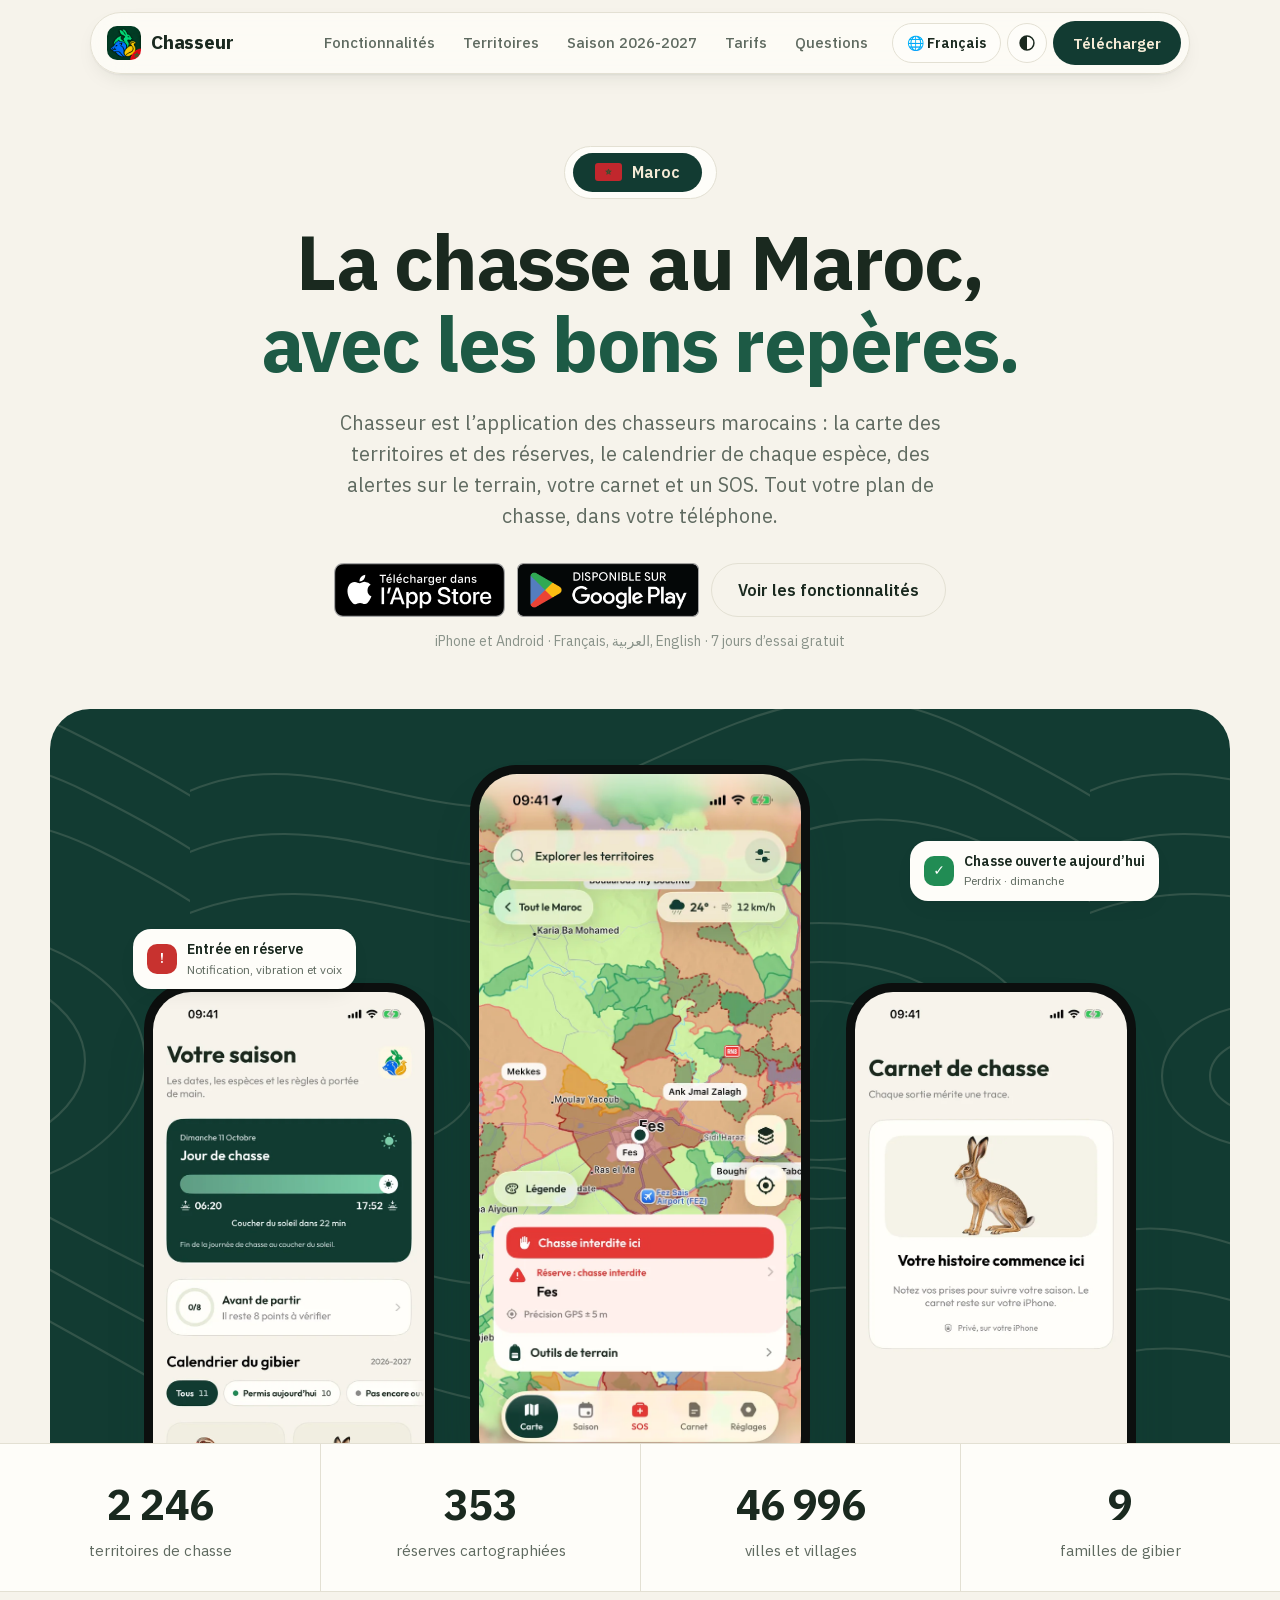
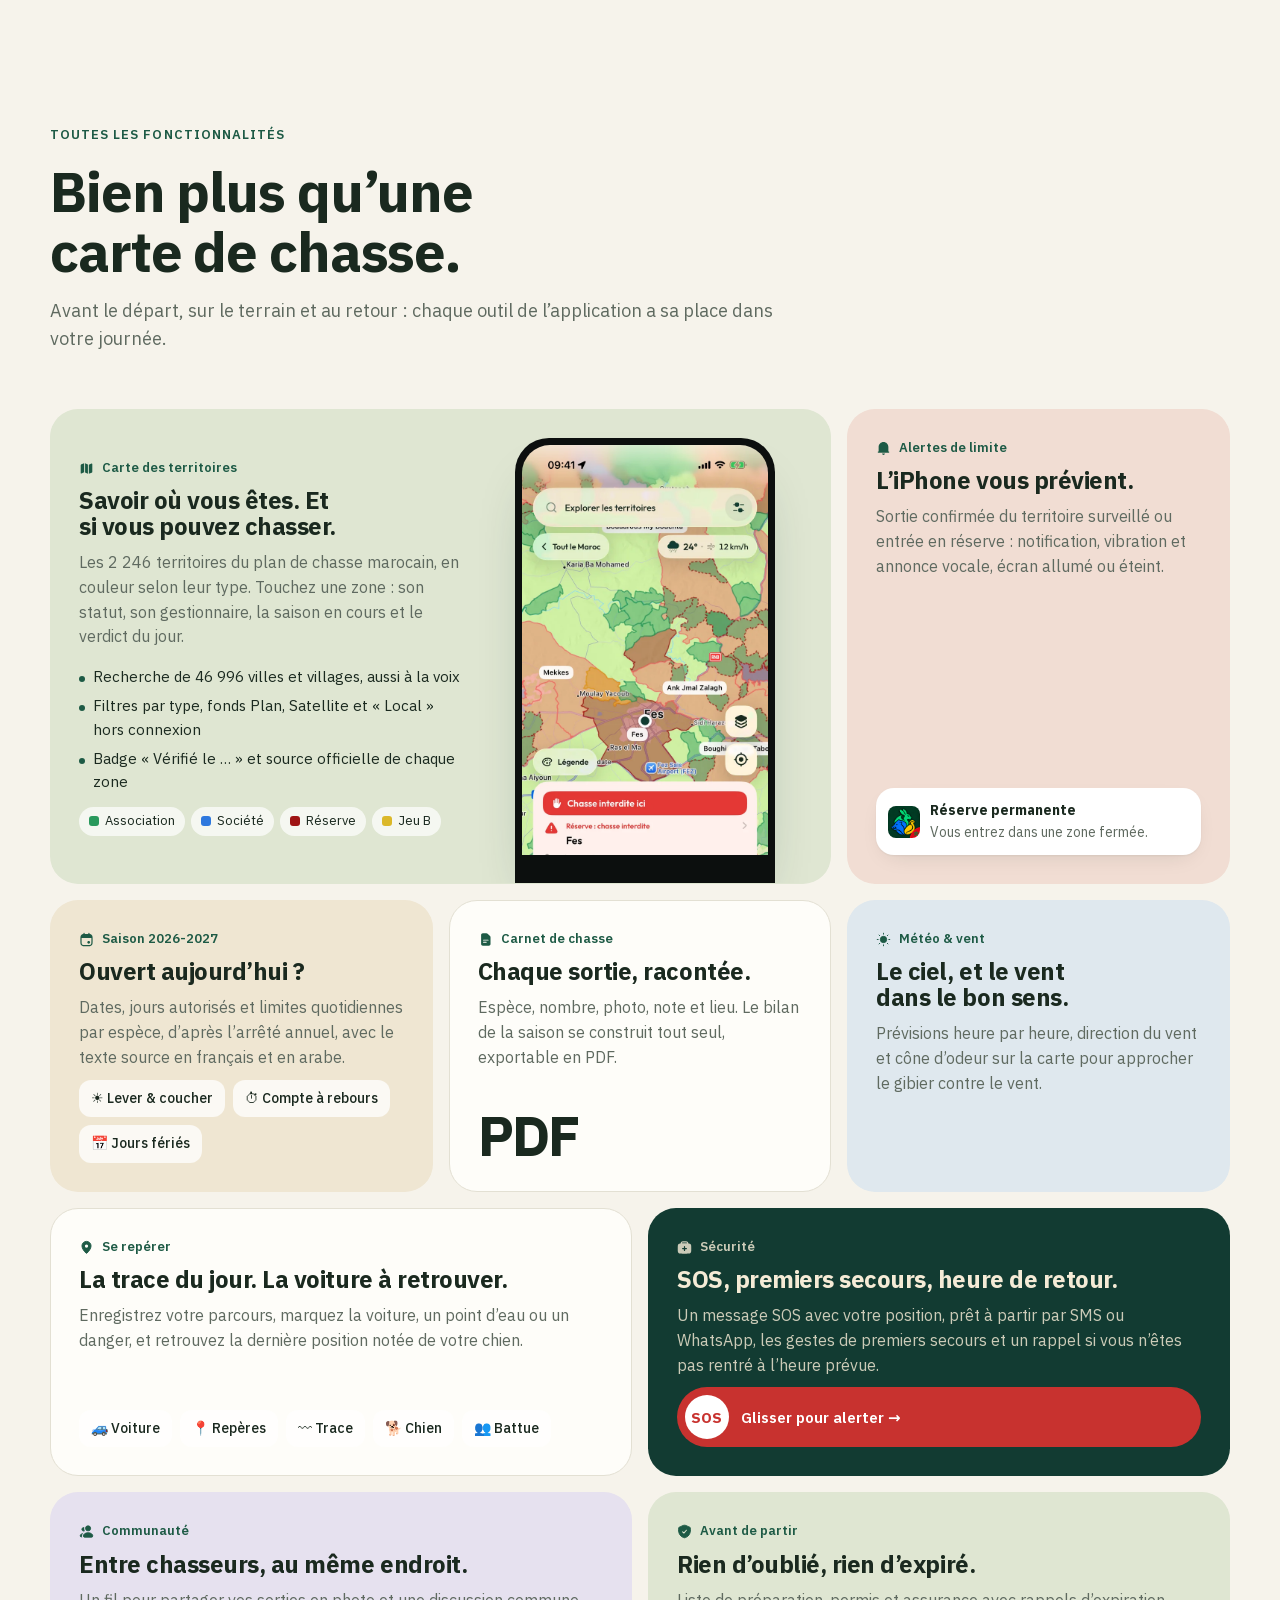
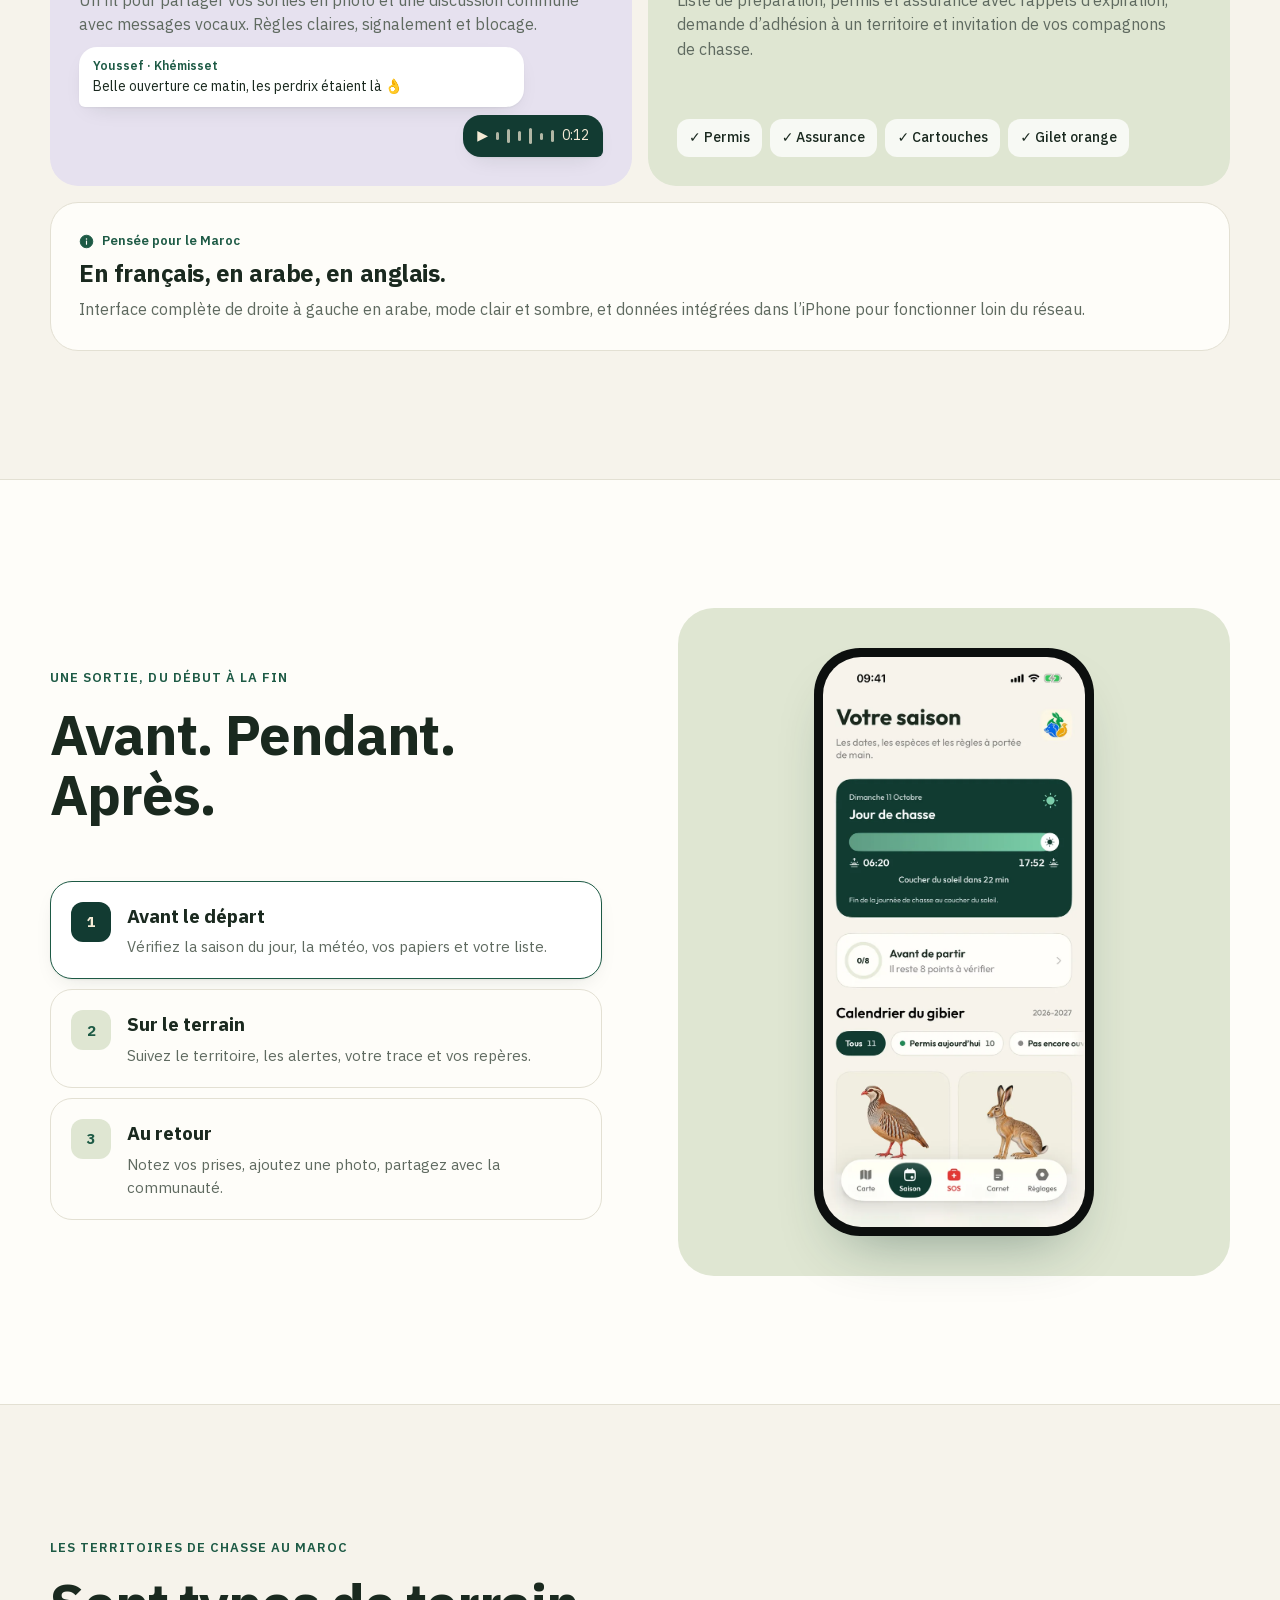
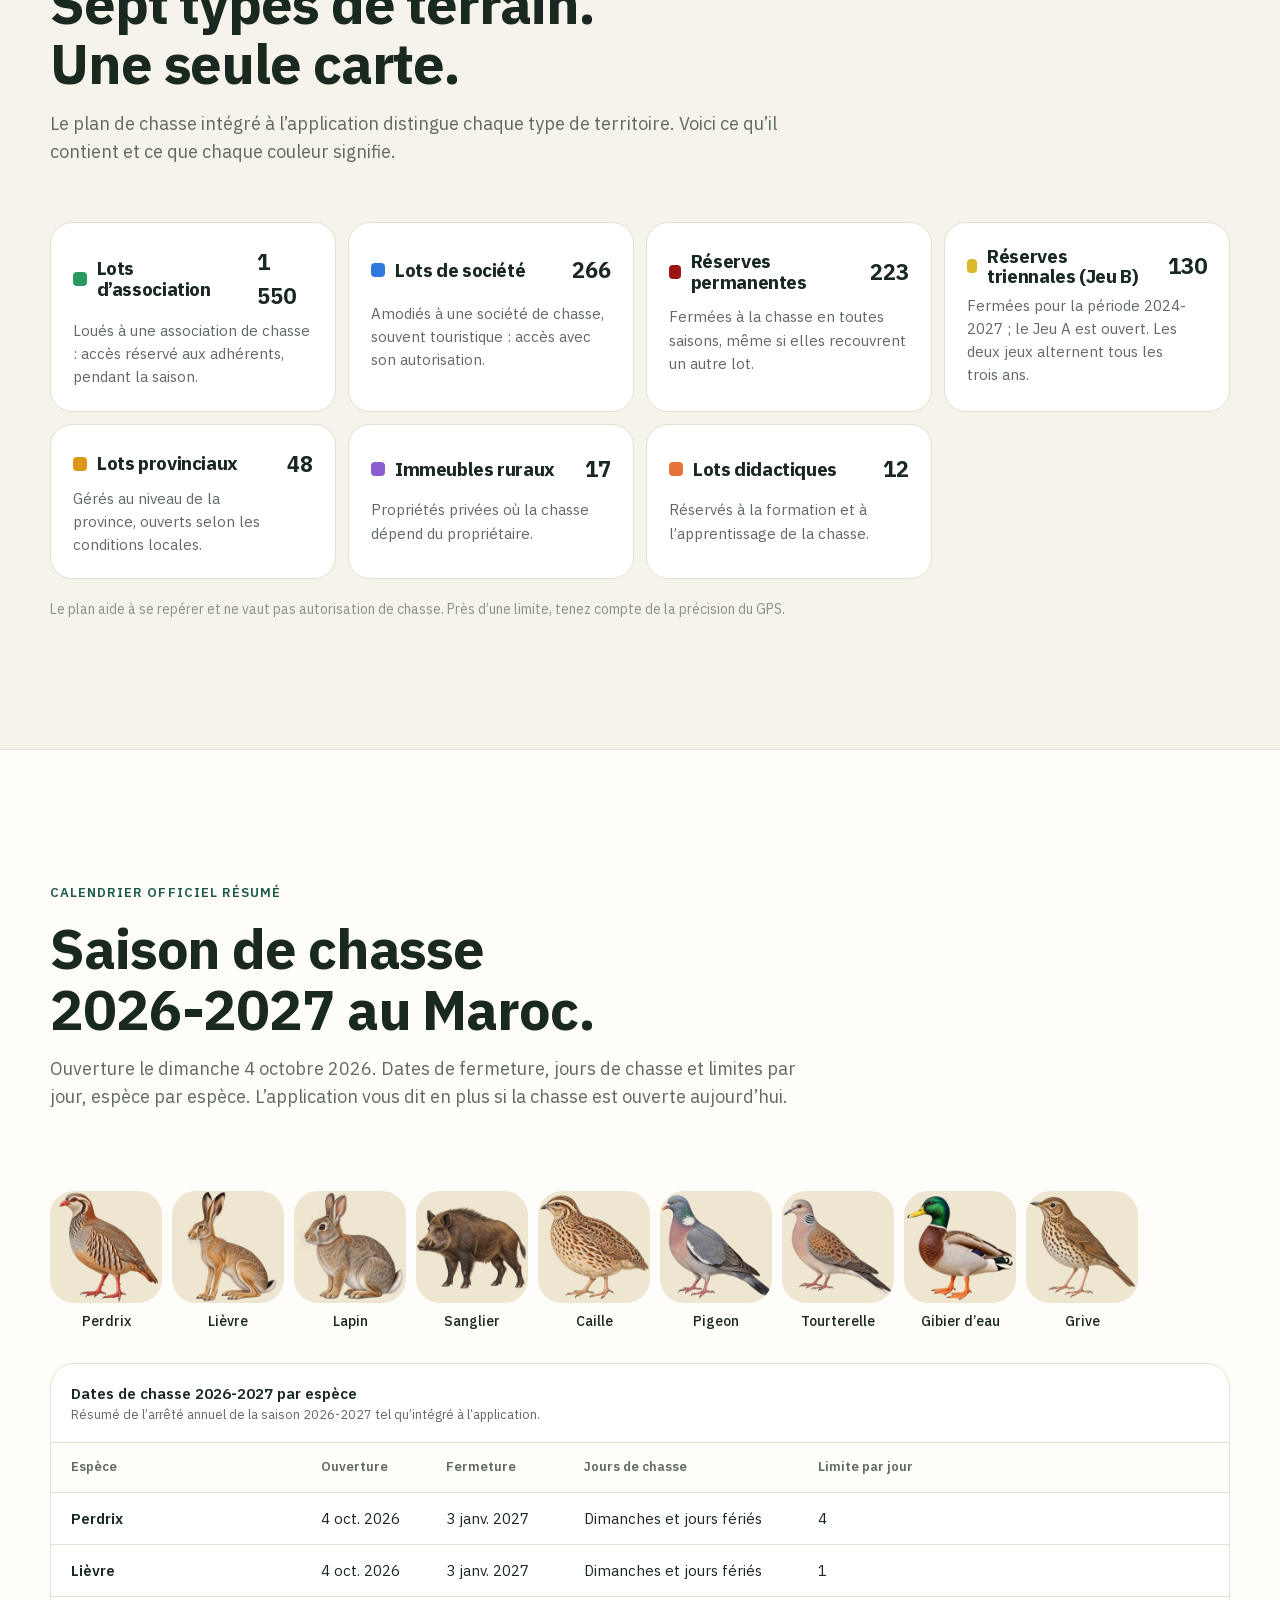
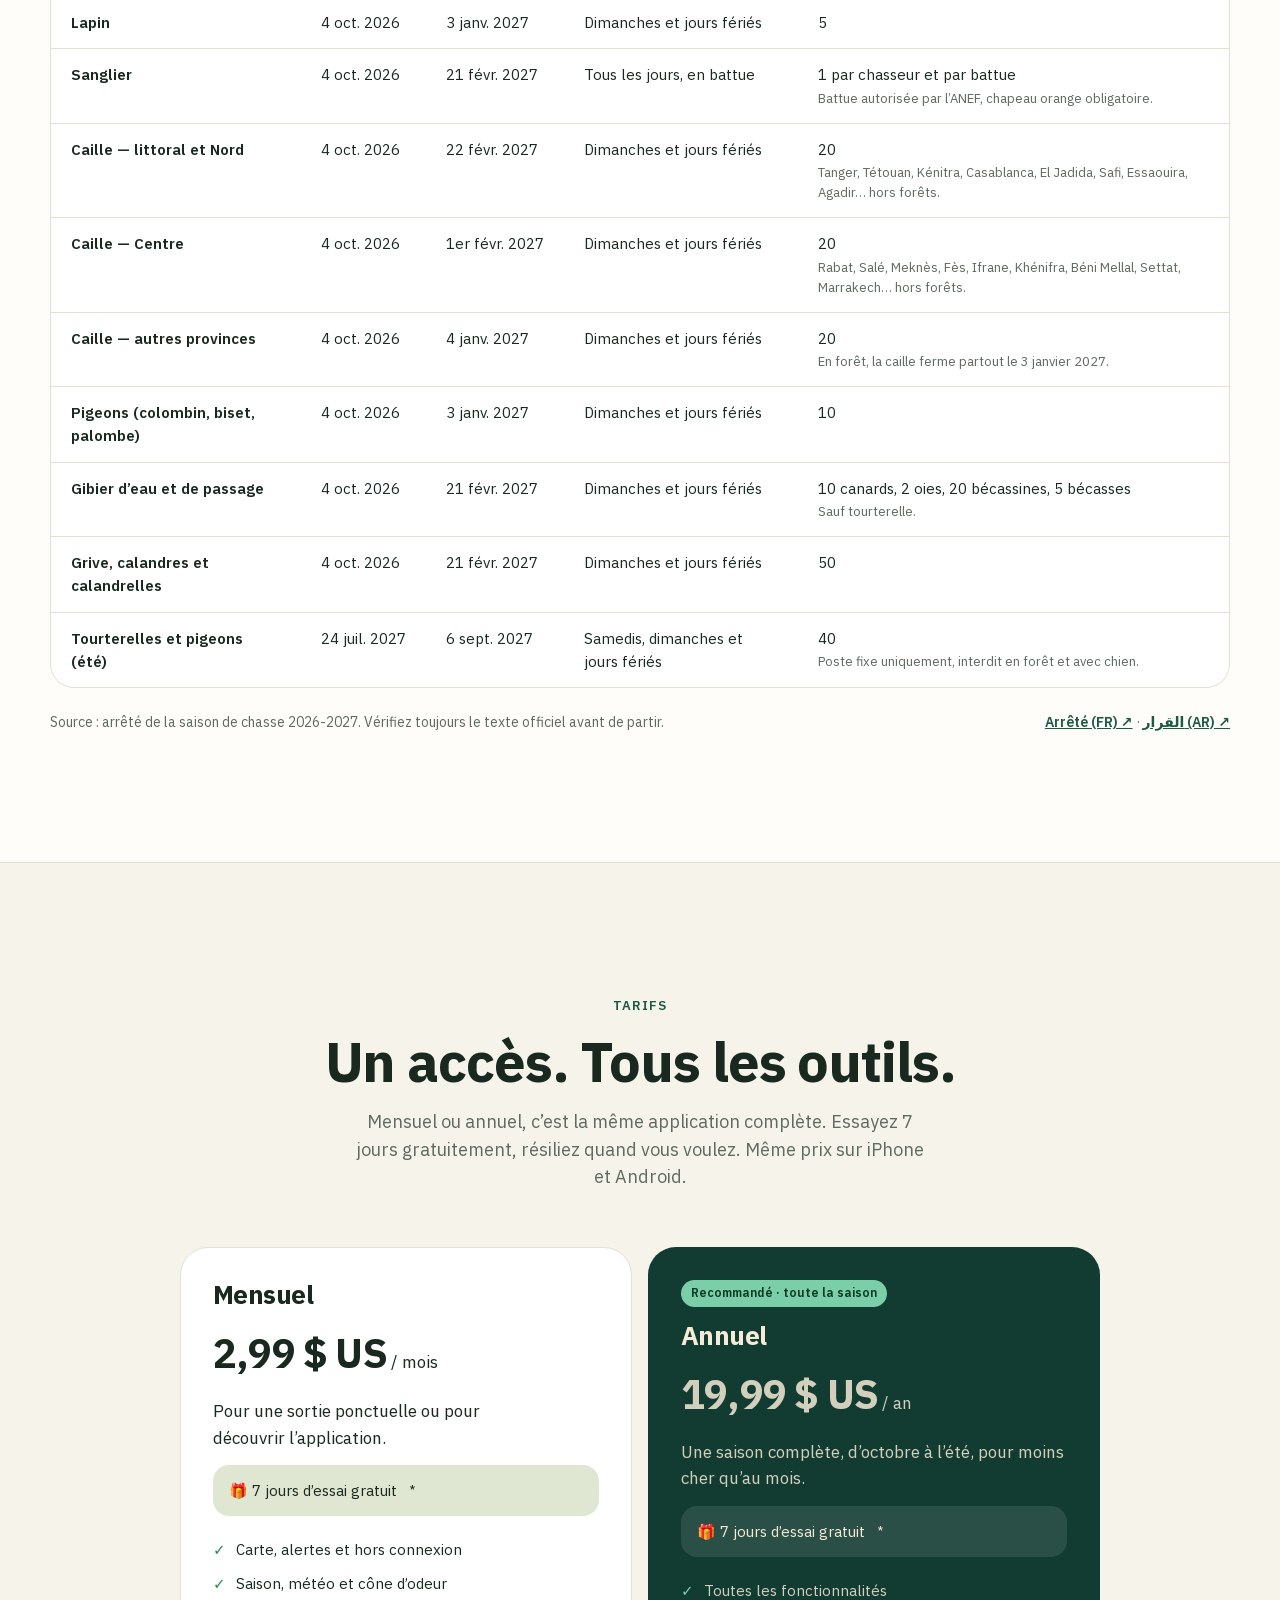
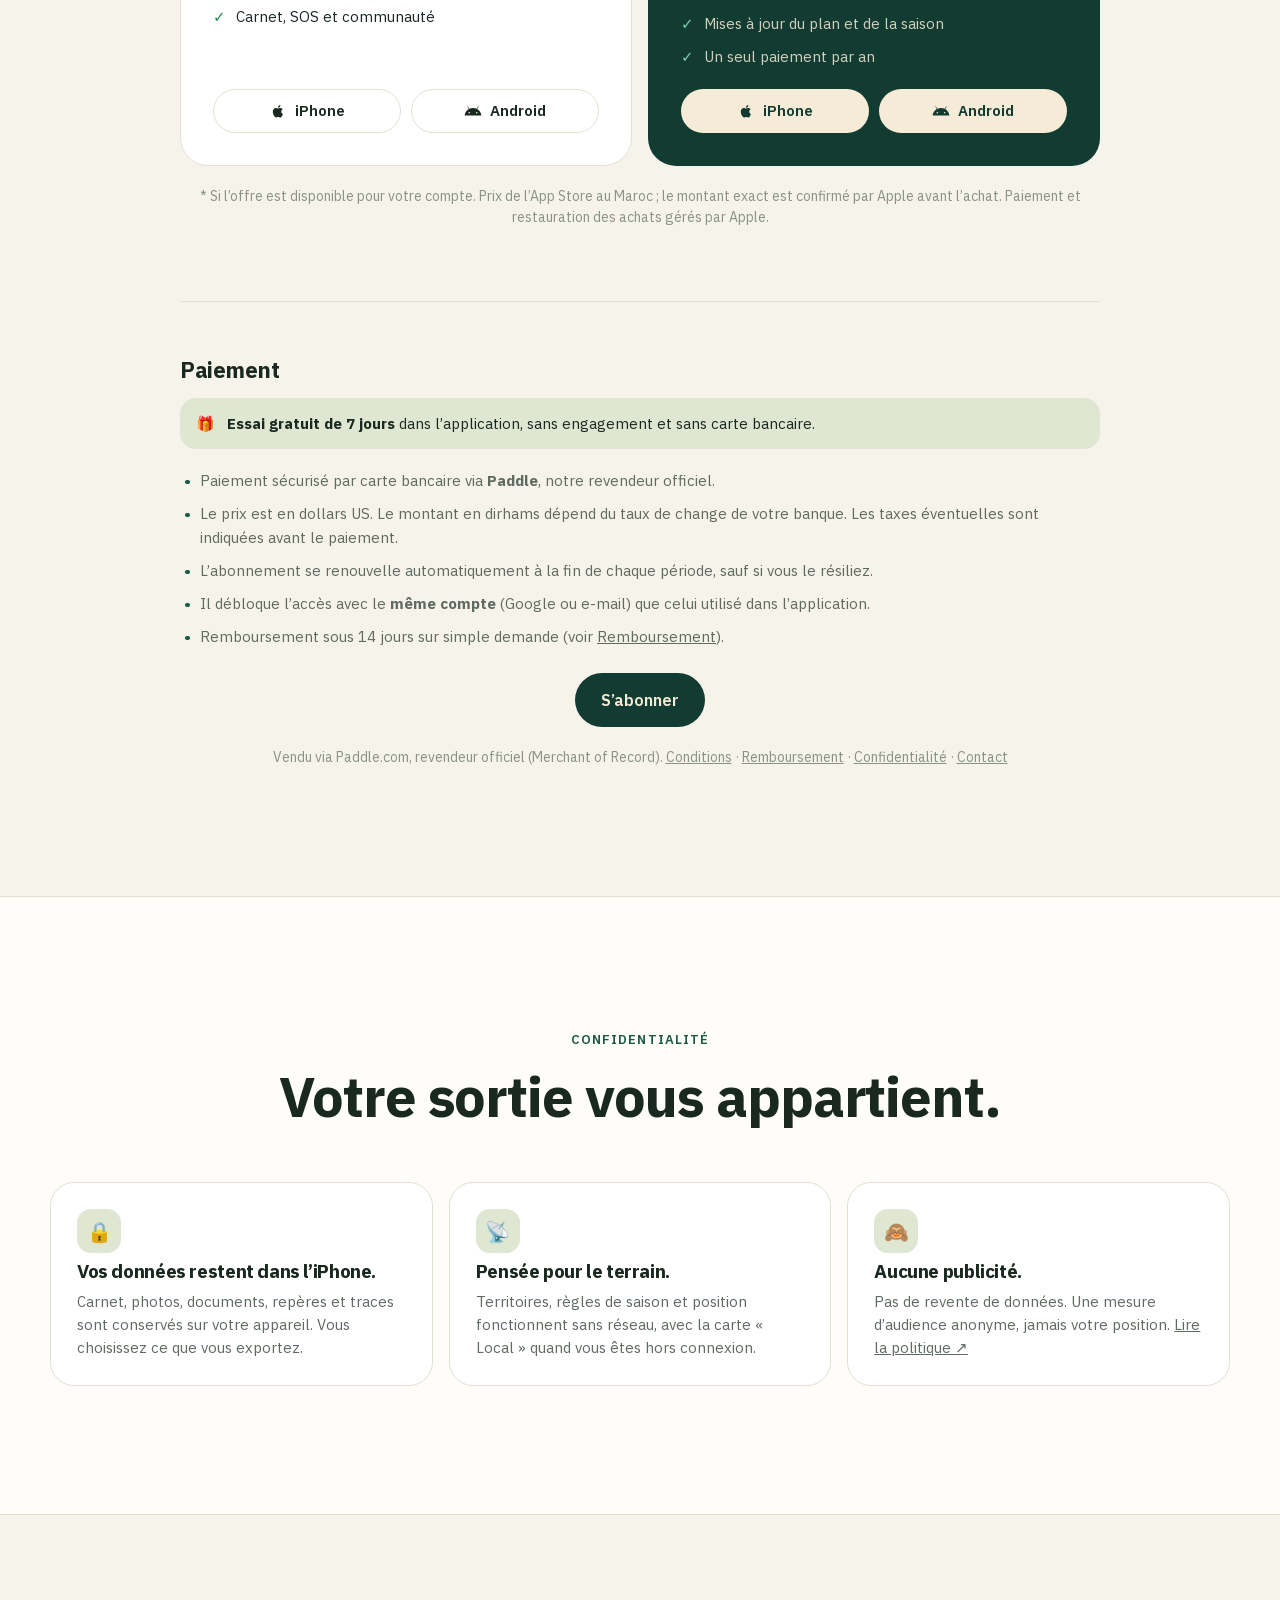
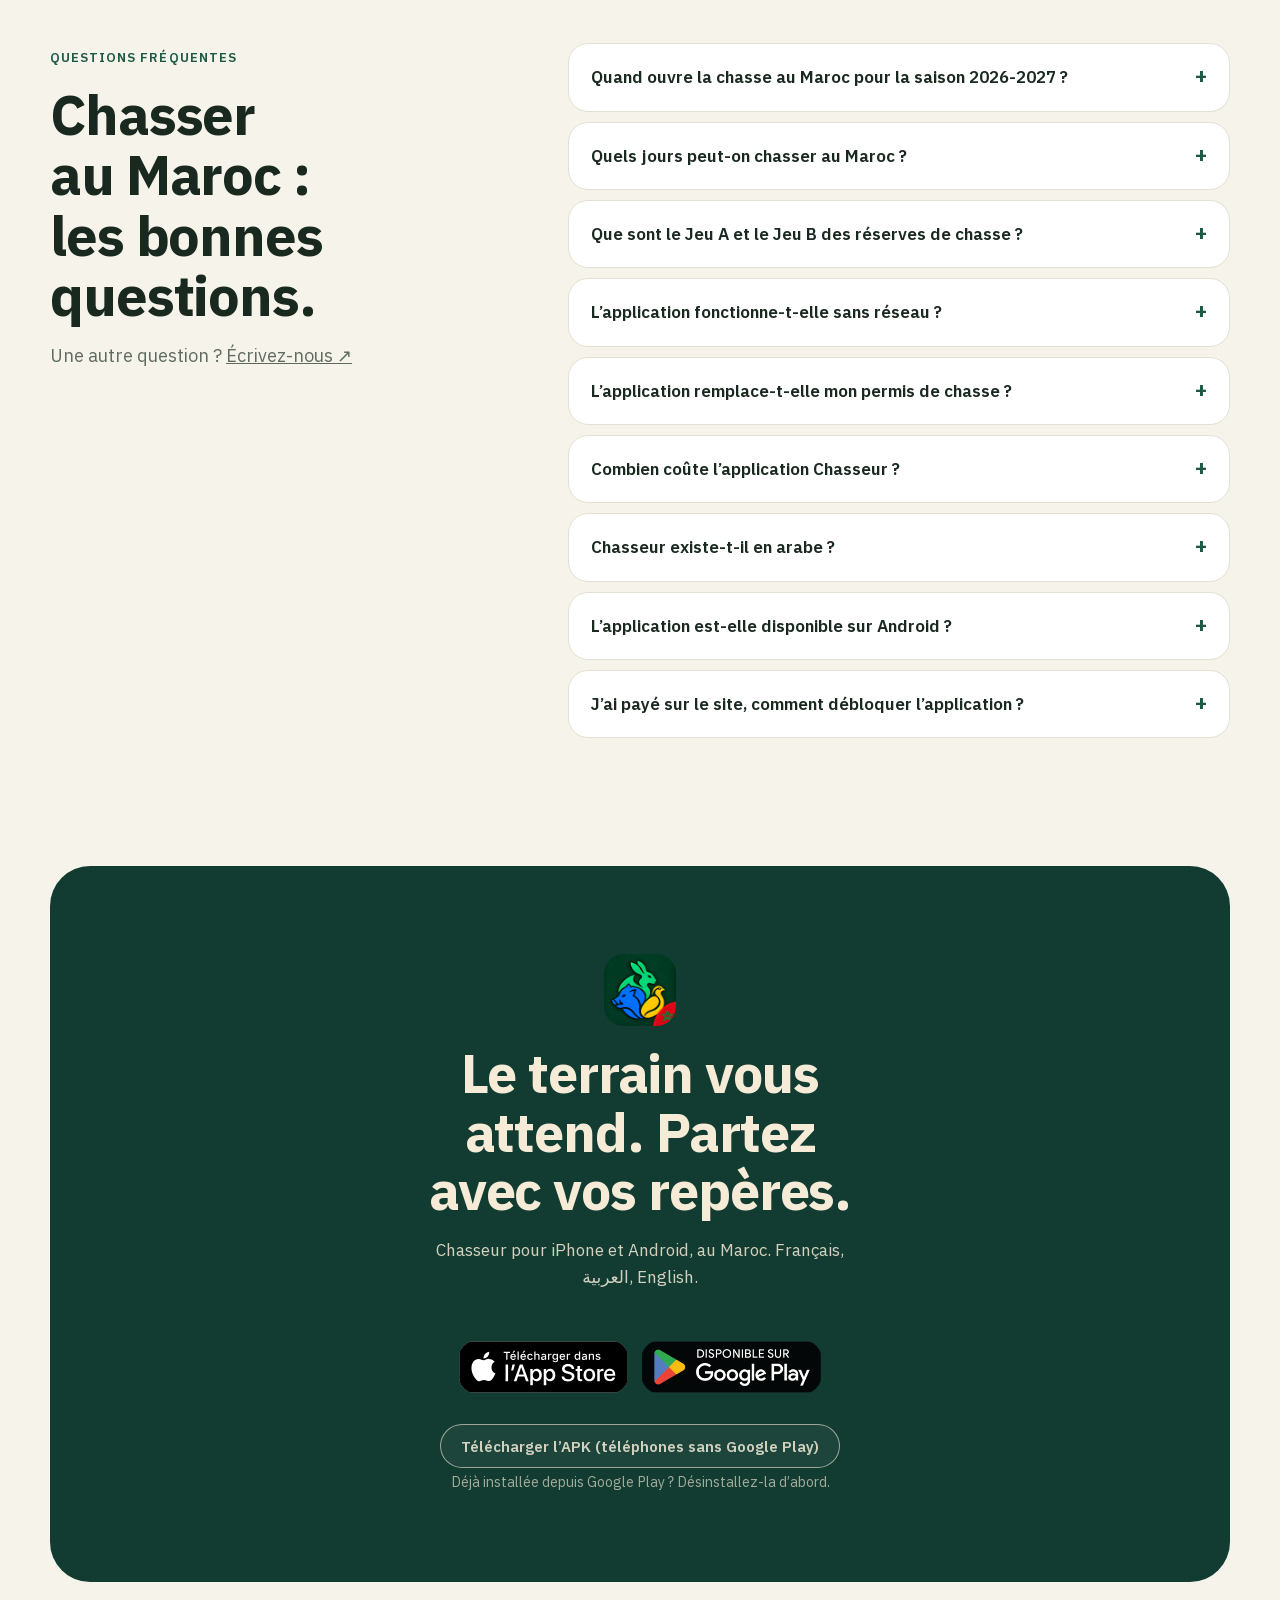
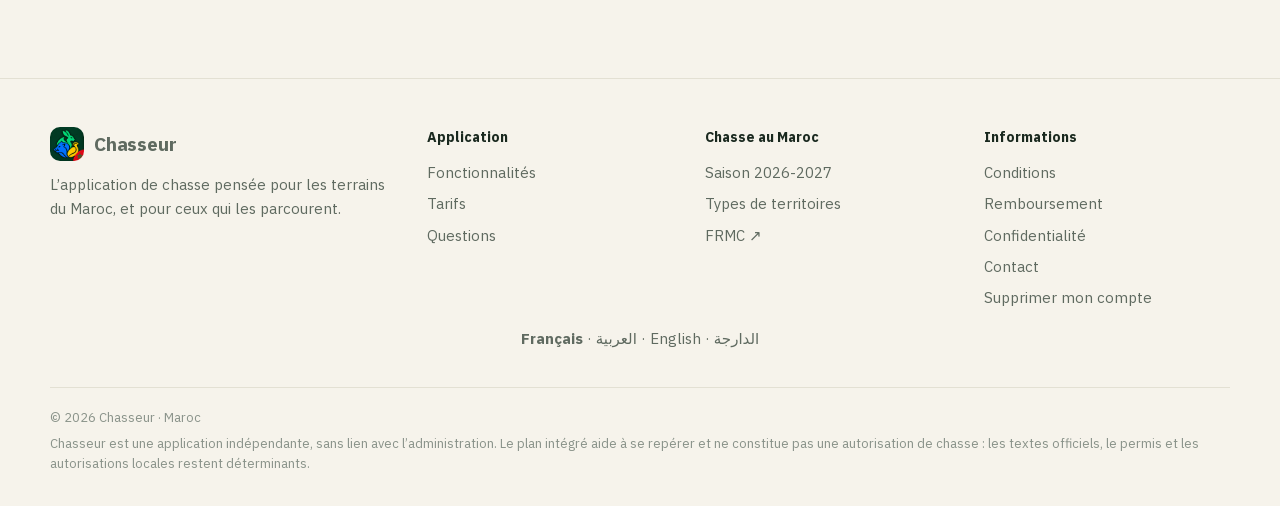
<file: index.html>
<!doctype html>
<!-- data-store="live": on the App Store since 13 Nov 2026 (the "soon" variants were removed then). -->
<html lang="fr" dir="ltr" data-store="live" class="no-js">
  <head>
    <meta charset="utf-8" />
    <meta name="viewport" content="width=device-width,initial-scale=1,viewport-fit=cover" />
    <title>Chasseur</title>
    <meta name="description" content="L’application des chasseurs au Maroc, disponible sur l’App Store : carte des 2 246 territoires de chasse et 353 réserves, saison 2026-2027 par espèce, alertes de limite, carnet, météo, SOS et communauté. 7 jours d’essai gratuit." />
    <link rel="canonical" href="https://chasseurmaroc.com/" />
    <link rel="alternate" hreflang="fr-MA" href="https://chasseurmaroc.com/" />
    <link rel="alternate" hreflang="ar-MA" href="https://chasseurmaroc.com/ar/" />
    <link rel="alternate" hreflang="en" href="https://chasseurmaroc.com/en/" />
    <link rel="alternate" hreflang="ar-MA" href="https://chasseurmaroc.com/ma/" />
    <link rel="alternate" hreflang="x-default" href="https://chasseurmaroc.com/" />
    <meta name="robots" content="index,follow,max-image-preview:large" />
    <meta name="keywords" content="application chasse Maroc, chasse au Maroc, carte de chasse Maroc, territoires de chasse Maroc, réserves de chasse, saison de chasse 2026-2027, ouverture de la chasse 2026 Maroc, calendrier de chasse Maroc, arrêté chasse 2026-2027, perdrix, sanglier, caille, tourterelle, chasseur marocain, تطبيق القنص, الصيد في المغرب" />
    <meta name="color-scheme" content="light dark" />
    <meta name="apple-mobile-web-app-title" content="Chasseur" />
    <meta name="geo.region" content="MA" />
    <meta name="geo.placename" content="Maroc" />
    <meta name="theme-color" content="#f6f3eb" media="(prefers-color-scheme: light)" />
    <meta name="theme-color" content="#0e1311" media="(prefers-color-scheme: dark)" />
    <meta name="apple-itunes-app" content="app-id=6821409206" />
    <meta property="og:type" content="website" />
    <meta property="og:site_name" content="Chasseur" />
    <meta property="og:locale" content="fr_MA" />
    <meta property="og:locale:alternate" content="ar_MA" />
    <meta property="og:url" content="https://chasseurmaroc.com/" />
    <meta property="og:title" content="Chasseur" />
    <meta property="og:description" content="Territoires, réserves, saison 2026-2027, alertes, carnet et SOS : toute votre sortie de chasse au Maroc sur iPhone. 7 jours d’essai gratuit." />
    <meta property="og:image" content="https://chasseurmaroc.com/assets/img/social.jpg?v=2" />
    <meta property="og:image:type" content="image/jpeg" />
    <meta property="og:image:width" content="1200" />
    <meta property="og:image:height" content="630" />
    <meta property="og:image:alt" content="Chasseur, l’application de chasse au Maroc" />
    <meta name="twitter:card" content="summary_large_image" />
    <link rel="icon" href="/assets/img/favicon.png" type="image/png" />
    <link rel="apple-touch-icon" href="/assets/img/apple-touch-icon.png" />
    <link rel="manifest" href="/site.webmanifest" />
    <link rel="preload" href="/assets/fonts/plex-sans-latin.woff2" as="font" type="font/woff2" crossorigin />
    <script>
      try {
        var t = localStorage.getItem("theme");
        if (t === "light" || t === "dark") document.documentElement.dataset.theme = t;
      } catch (e) {}
    </script>
    <link rel="stylesheet" href="/landing.css" />
    <script src="/landing.js" defer></script>
    <script type="application/ld+json">
      {
        "@context": "https://schema.org",
        "@graph": [
          {
            "@type": "Organization",
            "@id": "https://chasseurmaroc.com/#org",
            "name": "Chasseur",
            "alternateName": ["الصياد", "Plan Chasse"],
            "url": "https://chasseurmaroc.com/",
            "logo": "https://chasseurmaroc.com/assets/img/apple-touch-icon.png",
            "email": "mediachasseur@gmail.com",
            "areaServed": { "@type": "Country", "name": "Maroc", "identifier": "MA" }
          },
          {
            "@type": "WebSite",
            "@id": "https://chasseurmaroc.com/#site",
            "url": "https://chasseurmaroc.com/",
            "name": "Chasseur",
            "inLanguage": ["fr-MA", "ar-MA"],
            "publisher": { "@id": "https://chasseurmaroc.com/#org" }
          },
          {
            "@type": "MobileApplication",
            "@id": "https://chasseurmaroc.com/#app",
            "name": "Chasseur",
            "alternateName": "الصياد",
            "operatingSystem": "iOS 17+, Android",
            "applicationCategory": "SportsApplication",
            "applicationSubCategory": "Chasse",
            "inLanguage": ["fr", "ar", "en"],
            "countriesSupported": "MA",
            "url": "https://chasseurmaroc.com/",
            "installUrl": "https://apps.apple.com/ma/app/chasseur-alertes-de-chasse/id6821409206",
            "image": "https://chasseurmaroc.com/assets/img/screen-map.webp",
            "screenshot": [
              "https://chasseurmaroc.com/assets/img/screen-map.webp",
              "https://chasseurmaroc.com/assets/img/screen-season.webp",
              "https://chasseurmaroc.com/assets/img/screen-logbook.webp"
            ],
            "description": "Application de chasse pour le Maroc : carte des 2 246 territoires de chasse et des réserves, calendrier de la saison 2026-2027, alertes de limite, carnet de chasse, météo et vent, SOS, préparation de sortie et communauté de chasseurs.",
            "featureList": [
              "Carte des 2 246 territoires de chasse du Maroc (associations, sociétés, lots provinciaux, immeubles ruraux, lots didactiques)",
              "353 réserves permanentes et triennales (Jeu B)",
              "Alerte de sortie de territoire et d’entrée en réserve : notification, vibration, annonce vocale",
              "Calendrier de la saison 2026-2027 par espèce : dates, jours de chasse, limites quotidiennes",
              "Recherche de 46 996 villes et villages, recherche vocale",
              "Carte hors connexion « Local »",
              "Carnet de chasse avec photos, bilan de saison et export PDF",
              "Météo heure par heure, vent et cône d’odeur",
              "Trace du jour, position de la voiture et repères",
              "SOS par SMS ou WhatsApp, premiers secours, heure de retour",
              "Liste « Avant de partir », documents et rappels d’expiration",
              "Préparation de battue et dernière position du chien",
              "Communauté : fil d’actualité et discussion commune avec messages vocaux",
              "Demande d’adhésion à un territoire",
              "Français, arabe et anglais, mode clair et sombre"
            ],
            "offers": [
              { "@type": "Offer", "name": "iPhone, accès mensuel", "category": "Abonnement", "price": "2.99", "priceCurrency": "USD", "availability": "https://schema.org/InStock", "eligibleRegion": "MA", "url": "https://apps.apple.com/ma/app/chasseur-alertes-de-chasse/id6821409206" },
              { "@type": "Offer", "name": "iPhone, accès annuel", "category": "Abonnement", "price": "19.99", "priceCurrency": "USD", "availability": "https://schema.org/InStock", "eligibleRegion": "MA", "url": "https://apps.apple.com/ma/app/chasseur-alertes-de-chasse/id6821409206" },
              { "@type": "Offer", "name": "Android, accès mensuel", "category": "Abonnement", "price": "2.99", "priceCurrency": "USD", "availability": "https://schema.org/InStock", "eligibleRegion": "MA", "url": "https://chasseurmaroc.com/#android" },
              { "@type": "Offer", "name": "Android, accès annuel", "category": "Abonnement", "price": "19.99", "priceCurrency": "USD", "availability": "https://schema.org/InStock", "eligibleRegion": "MA", "url": "https://chasseurmaroc.com/#android" }
            ],
            "publisher": { "@id": "https://chasseurmaroc.com/#org" }
          },
          {
            "@type": "FAQPage",
            "@id": "https://chasseurmaroc.com/#faq",
            "mainEntity": [
              { "@type": "Question", "name": "Quand ouvre la chasse au Maroc pour la saison 2026-2027 ?", "acceptedAnswer": { "@type": "Answer", "text": "Selon l’arrêté de la saison 2026-2027, la chasse au gibier sédentaire et au gibier d’eau ouvre le dimanche 4 octobre 2026. La perdrix, le lièvre et le lapin ferment le 3 janvier 2027, le sanglier en battue et le gibier d’eau le 21 février 2027. La chasse d’été de la tourterelle va du 24 juillet au 6 septembre 2027." } },
              { "@type": "Question", "name": "Quels jours peut-on chasser au Maroc ?", "acceptedAnswer": { "@type": "Answer", "text": "Pour la plupart des espèces, la chasse est permise les dimanches et jours fériés nationaux. Le sanglier en battue autorisée par l’ANEF peut être chassé tous les jours de la période, et la tourterelle en été les samedis, dimanches et jours fériés." } },
              { "@type": "Question", "name": "Que sont le Jeu A et le Jeu B des réserves de chasse ?", "acceptedAnswer": { "@type": "Answer", "text": "Les réserves triennales sont réparties en deux jeux qui alternent tous les trois ans. Pour la période 2024-2027, les 130 réserves du Jeu B sont fermées à la chasse et le Jeu A est ouvert. Les 223 réserves permanentes restent fermées en toutes saisons." } },
              { "@type": "Question", "name": "L’application fonctionne-t-elle sans réseau ?", "acceptedAnswer": { "@type": "Answer", "text": "Oui pour l’essentiel : les limites des territoires, les règles de saison, votre carnet et le calcul de position sont dans l’iPhone. Sans réseau, la carte « Local » affiche les territoires et les noms de lieux. La météo, la communauté et la connexion au compte demandent internet." } },
              { "@type": "Question", "name": "L’application remplace-t-elle mon permis de chasse ?", "acceptedAnswer": { "@type": "Answer", "text": "Non. Chasseur aide à lire le plan de chasse et le calendrier. Le permis de chasse, l’assurance, l’adhésion à l’association ou la société gestionnaire et les textes officiels restent obligatoires." } },
              { "@type": "Question", "name": "Combien coûte l’application Chasseur ?", "acceptedAnswer": { "@type": "Answer", "text": "L’application se télécharge gratuitement. L’accès aux outils se fait par un abonnement mensuel ou annuel, avec 7 jours d’essai gratuit pour les comptes éligibles. Sur iPhone (App Store), l’abonnement coûte 2,99 $ US par mois ou 19,99 $ US par an. Sur Android, l’abonnement coûte aussi 2,99 $ US par mois ou 19,99 $ US par an." } },
              { "@type": "Question", "name": "Chasseur existe-t-il en arabe ?", "acceptedAnswer": { "@type": "Answer", "text": "Oui. L’application est entièrement disponible en arabe (de droite à gauche), en français et en anglais, en mode clair ou sombre." } },
              { "@type": "Question", "name": "L’application est-elle disponible sur Android ?", "acceptedAnswer": { "@type": "Answer", "text": "Oui. Chasseur est disponible sur iPhone (App Store) et sur Android (Google Play). Sur Android, l’essai gratuit de 7 jours se fait dans l’application, puis l’abonnement se prend sur ce site." } },
              { "@type": "Question", "name": "J’ai payé sur le site, comment débloquer l’application ?", "acceptedAnswer": { "@type": "Answer", "text": "Ouvrez Chasseur et connectez-vous avec le même compte que celui utilisé lors du paiement. L’accès complet se débloque automatiquement en quelques instants. Si ce n’est pas le cas, contactez-nous." } }
            ]
          }
        ]
      }
    </script>
  <style>.cta .store-badge img{clip-path:inset(1.5px round 9px);display:block}.cta .store-badge{background:#000;border-radius:9px;overflow:hidden;line-height:0}.lang-menu{position:relative}.lang-menu>summary{list-style:none;cursor:pointer;display:inline-flex;align-items:center;gap:6px;white-space:nowrap}.lang-menu>summary::-webkit-details-marker{display:none}.lang-menu ul{position:absolute;top:calc(100% + 8px);inset-inline-end:0;min-width:150px;margin:0;padding:6px;list-style:none;background:var(--surface,var(--canvas,#fff));border:1px solid rgba(127,127,127,.25);border-radius:14px;box-shadow:0 10px 30px rgba(0,0,0,.15);z-index:60}.lang-menu li a{display:block;padding:9px 12px;border-radius:10px;text-decoration:none;color:inherit;font-weight:500}.lang-menu li a:hover,.lang-menu li a[aria-current]{background:rgba(127,127,127,.14)}</style>
  </head>
  <body>
    <a class="skip" href="#contenu">Aller au contenu</a>

    <header class="nav" data-track-section="header">
      <a class="brand" href="/" aria-label="Chasseur, accueil"><img src="/assets/img/logo-96.png" width="34" height="34" alt="" />Chasseur</a>
      <nav class="nav-links" id="nav-links" aria-label="Navigation principale">
        <a href="#fonctionnalites">Fonctionnalités</a>
        <a href="#territoires">Territoires</a>
        <a href="#saison">Saison 2026-2027</a>
        <a href="#tarifs">Tarifs</a>
        <a href="#questions">Questions</a>
      </nav>
      <div class="nav-actions">
        <details class="lang-menu"><summary class="chip" aria-label="Langue / اللغة / Language">🌐 Français</summary><ul><li><a href="/" hreflang="fr" aria-current="page">Français</a></li><li><a href="/ar/" hreflang="ar">العربية</a></li><li><a href="/en/" hreflang="en">English</a></li><li><a href="/ma/" hreflang="ary">الدارجة</a></li></ul></details>
        <button class="chip chip-icon" type="button" data-theme-cycle aria-label="Apparence : Système"><i class="icon" style="--i:url(/assets/icons/contrast.svg)" aria-hidden="true"></i></button>
        <a class="btn nav-cta" href="#telecharger" data-track="cta_clicked" data-track-place="nav">Télécharger</a>
        <button class="menu" type="button" aria-expanded="false" aria-controls="nav-links" aria-label="Menu"><span></span><span></span></button>
      </div>
    </header>

    <main id="contenu">
      <!-- Hero -->
      <section class="hero" id="accueil" aria-labelledby="titre">
        <div class="wrap">
          <span class="pill"><b style="display:inline-flex;align-items:center;white-space:nowrap;font-size:16px;padding:7px 22px"><img src="/assets/img/flag-ma.svg" width="27" height="18" alt="" style="border-radius:3px;margin-inline-end:10px">Maroc</b></span>
          <h1 id="titre">La chasse au Maroc, <em>avec les bons repères.</em></h1>
          <p class="lead">Chasseur est l’application des chasseurs marocains : la carte des territoires et des réserves, le calendrier de chaque espèce, des alertes sur le terrain, votre carnet et un SOS. Tout votre plan de chasse, dans votre téléphone.</p>
          <div class="hero-ctas">
            <a class="store store-badge" href="https://apps.apple.com/ma/app/chasseur-alertes-de-chasse/id6821409206" data-track="app_store_link_clicked" data-track-place="hero"><img src="/assets/img/app-store-badge-fr.svg" width="171" height="54" alt="Télécharger dans l’App Store" /></a>
            <a class="store store-badge" href="https://play.google.com/store/apps/details?id=com.jaberelferkh.planchasse" data-track="play_link_clicked"><img src="/assets/img/google-play-badge-fr.png?v=2" width="182" height="54" style="height:54px;width:auto" alt="Disponible sur Google Play" /></a>
            <a class="btn btn-ghost btn-lg" href="#fonctionnalites" data-track="cta_clicked" data-track-place="hero_features">Voir les fonctionnalités</a>
          </div>
          <p class="hero-note">iPhone et Android · Français, العربية, English · 7 jours d’essai gratuit</p>
        </div>
        <div class="wrap">
          <div class="hero-stage">
            <div class="hero-float float-a"><span class="dot">!</span><span>Entrée en réserve<small>Notification, vibration et voix</small></span></div>
            <div class="hero-float float-b"><span class="dot">✓</span><span>Chasse ouverte aujourd’hui<small>Perdrix · dimanche</small></span></div>
            <div class="phones">
              <div class="phone"><img class="only-light" src="/assets/img/screen-season.webp" width="660" height="1435" alt="Écran Saison : calendrier de chasse par espèce et heures du soleil" /><img class="only-dark" src="/assets/img/screen-season-dark.webp" width="660" height="1435" alt="" loading="lazy" /></div>
              <div class="phone"><img class="only-light" src="/assets/img/screen-map.webp" width="660" height="1435" fetchpriority="high" alt="Écran Carte : territoires de chasse colorés, réserves et position GPS au Maroc" /><img class="only-dark" src="/assets/img/screen-map-dark.webp" width="660" height="1435" alt="" loading="lazy" /></div>
              <div class="phone"><img class="only-light" src="/assets/img/screen-logbook.webp" width="660" height="1435" alt="Écran Carnet : prises de la saison, photos et statistiques" /><img class="only-dark" src="/assets/img/screen-logbook-dark.webp" width="660" height="1435" alt="" loading="lazy" /></div>
            </div>
          </div>
        </div>
      </section>

      <section class="stats" aria-label="Le plan de chasse intégré">
        <div><strong>2 246</strong><span>territoires de chasse</span></div>
        <div><strong>353</strong><span>réserves cartographiées</span></div>
        <div><strong>46 996</strong><span>villes et villages</span></div>
        <div><strong>9</strong><span>familles de gibier</span></div>
      </section>

      <!-- Features -->
      <section class="section" id="fonctionnalites" aria-labelledby="f-titre">
        <div class="wrap">
          <div class="head reveal">
            <span class="eyebrow">Toutes les fonctionnalités</span>
            <h2 id="f-titre">Bien plus qu’une carte de chasse.</h2>
            <p>Avant le départ, sur le terrain et au retour : chaque outil de l’application a sa place dans votre journée.</p>
          </div>

          <div class="bento">
            <article class="card span-4 tint-sage card-split reveal">
              <div>
                <span class="tag"><i class="icon" style="--i:url(/assets/icons/map.svg)"></i>Carte des territoires</span>
                <h3>Savoir où vous êtes. Et si vous pouvez chasser.</h3>
                <p>Les 2 246 territoires du plan de chasse marocain, en couleur selon leur type. Touchez une zone : son statut, son gestionnaire, la saison en cours et le verdict du jour.</p>
                <ul>
                  <li>Recherche de 46 996 villes et villages, aussi à la voix</li>
                  <li>Filtres par type, fonds Plan, Satellite et « Local » hors connexion</li>
                  <li>Badge « Vérifié le … » et source officielle de chaque zone</li>
                </ul>
                <div class="legend">
                  <span><i style="--c:var(--cat-association)"></i>Association</span>
                  <span><i style="--c:var(--cat-company)"></i>Société</span>
                  <span><i style="--c:var(--cat-reserve)"></i>Réserve</span>
                  <span><i style="--c:var(--cat-rotation)"></i>Jeu B</span>
                </div>
              </div>
              <div class="card-shot"><img class="only-light" src="/assets/img/screen-map.webp" width="660" height="1435" loading="lazy" alt="Carte des territoires de chasse dans l’application" /><img class="only-dark" src="/assets/img/screen-map-dark.webp" width="660" height="1435" loading="lazy" alt="" /></div>
            </article>

            <article class="card span-2 tint-clay reveal">
              <span class="tag"><i class="icon" style="--i:url(/assets/icons/bell.svg)"></i>Alertes de limite</span>
              <h3>L’iPhone vous prévient.</h3>
              <p>Sortie confirmée du territoire surveillé ou entrée en réserve : notification, vibration et annonce vocale, écran allumé ou éteint.</p>
              <div class="alert-demo" aria-hidden="true">
                <div class="notif"><img src="/assets/img/apple-touch-icon.png" alt="" /><div><b>Réserve permanente</b><span>Vous entrez dans une zone fermée.</span></div></div>
              </div>
            </article>

            <article class="card span-2 tint-sand reveal">
              <span class="tag"><i class="icon" style="--i:url(/assets/icons/calendar.svg)"></i>Saison 2026-2027</span>
              <h3>Ouvert aujourd’hui ?</h3>
              <p>Dates, jours autorisés et limites quotidiennes par espèce, d’après l’arrêté annuel, avec le texte source en français et en arabe.</p>
              <div class="mini-list"><span>☀ Lever & coucher</span><span>⏱ Compte à rebours</span><span>📅 Jours fériés</span></div>
            </article>

            <article class="card span-2 reveal">
              <span class="tag"><i class="icon" style="--i:url(/assets/icons/journal.svg)"></i>Carnet de chasse</span>
              <h3>Chaque sortie, racontée.</h3>
              <p>Espèce, nombre, photo, note et lieu. Le bilan de la saison se construit tout seul, exportable en PDF.</p>
              <div class="big-num">PDF</div>
            </article>

            <article class="card span-2 tint-sky reveal">
              <span class="tag"><i class="icon" style="--i:url(/assets/icons/sun.svg)"></i>Météo & vent</span>
              <h3>Le ciel, et le vent dans le bon sens.</h3>
              <p>Prévisions heure par heure, direction du vent et cône d’odeur sur la carte pour approcher le gibier contre le vent.</p>
            </article>

            <article class="card span-3 reveal">
              <span class="tag"><i class="icon" style="--i:url(/assets/icons/pin.svg)"></i>Se repérer</span>
              <h3>La trace du jour. La voiture à retrouver.</h3>
              <p>Enregistrez votre parcours, marquez la voiture, un point d’eau ou un danger, et retrouvez la dernière position notée de votre chien.</p>
              <div class="mini-list"><span>🚙 Voiture</span><span>📍 Repères</span><span>〰 Trace</span><span>🐕 Chien</span><span>👥 Battue</span></div>
            </article>

            <article class="card span-3 tint-forest reveal">
              <span class="tag"><i class="icon" style="--i:url(/assets/icons/firstAid.svg)"></i>Sécurité</span>
              <h3>SOS, premiers secours, heure de retour.</h3>
              <p>Un message SOS avec votre position, prêt à partir par SMS ou WhatsApp, les gestes de premiers secours et un rappel si vous n’êtes pas rentré à l’heure prévue.</p>
              <div class="sos-btn" aria-hidden="true"><span>SOS</span><span>Glisser pour alerter →</span></div>
            </article>

            <article class="card span-3 tint-lilac reveal">
              <span class="tag"><i class="icon" style="--i:url(/assets/icons/group.svg)"></i>Communauté</span>
              <h3>Entre chasseurs, au même endroit.</h3>
              <p>Un fil pour partager vos sorties en photo et une discussion commune avec messages vocaux. Règles claires, signalement et blocage.</p>
              <div class="chat" aria-hidden="true">
                <div class="bubble"><small>Youssef · Khémisset</small>Belle ouverture ce matin, les perdrix étaient là 👌</div>
                <div class="bubble me"><span class="voice">▶ <i style="height:8px"></i><i style="height:14px"></i><i style="height:10px"></i><i style="height:16px"></i><i style="height:7px"></i><i style="height:12px"></i> 0:12</span></div>
              </div>
            </article>

            <article class="card span-3 tint-sage reveal">
              <span class="tag"><i class="icon" style="--i:url(/assets/icons/shield.svg)"></i>Avant de partir</span>
              <h3>Rien d’oublié, rien d’expiré.</h3>
              <p>Liste de préparation, permis et assurance avec rappels d’expiration, demande d’adhésion à un territoire et invitation de vos compagnons de chasse.</p>
              <div class="mini-list"><span>✓ Permis</span><span>✓ Assurance</span><span>✓ Cartouches</span><span>✓ Gilet orange</span></div>
            </article>

            <article class="card span-6 reveal" style="min-height:0">
              <span class="tag"><i class="icon" style="--i:url(/assets/icons/info.svg)"></i>Pensée pour le Maroc</span>
              <h3>En français, en arabe, en anglais.</h3>
              <p>Interface complète de droite à gauche en arabe, mode clair et sombre, et données intégrées dans l’iPhone pour fonctionner loin du réseau.</p>
            </article>
          </div>
        </div>
      </section>

      <!-- Journey -->
      <section class="section section-alt" id="sortie" aria-labelledby="s-titre">
        <div class="wrap steps">
          <div>
            <div class="head reveal">
              <span class="eyebrow">Une sortie, du début à la fin</span>
              <h2 id="s-titre">Avant. Pendant. Après.</h2>
            </div>
            <div class="step-tabs" role="tablist" aria-label="Les étapes d’une sortie">
              <button class="step" role="tab" aria-selected="true" data-step="season" data-alt="Écran Saison : calendrier par espèce" data-track="journey_step_selected" data-track-step="before"><span class="n">1</span><b>Avant le départ</b><span>Vérifiez la saison du jour, la météo, vos papiers et votre liste.</span></button>
              <button class="step" role="tab" aria-selected="false" tabindex="-1" data-step="map" data-alt="Écran Carte : territoire et position" data-track="journey_step_selected" data-track-step="during"><span class="n">2</span><b>Sur le terrain</b><span>Suivez le territoire, les alertes, votre trace et vos repères.</span></button>
              <button class="step" role="tab" aria-selected="false" tabindex="-1" data-step="logbook" data-alt="Écran Carnet : prises de la saison" data-track="journey_step_selected" data-track-step="after"><span class="n">3</span><b>Au retour</b><span>Notez vos prises, ajoutez une photo, partagez avec la communauté.</span></button>
            </div>
          </div>
          <div class="step-visual reveal">
            <div class="phone"><img class="only-light" data-step-shot src="/assets/img/screen-season.webp" width="660" height="1435" loading="lazy" alt="Écran Saison : calendrier par espèce" /><img class="only-dark" data-step-shot src="/assets/img/screen-season-dark.webp" width="660" height="1435" loading="lazy" alt="" /></div>
          </div>
        </div>
      </section>

      <!-- Territories -->
      <section class="section" id="territoires" aria-labelledby="t-titre">
        <div class="wrap">
          <div class="head reveal">
            <span class="eyebrow">Les territoires de chasse au Maroc</span>
            <h2 id="t-titre">Sept types de terrain. Une seule carte.</h2>
            <p>Le plan de chasse intégré à l’application distingue chaque type de territoire. Voici ce qu’il contient et ce que chaque couleur signifie.</p>
          </div>
          <div class="zones">
            <article class="zone reveal" style="--c:var(--cat-association)"><header><h3>Lots d’association</h3><strong>1 550</strong></header><p>Loués à une association de chasse : accès réservé aux adhérents, pendant la saison.</p></article>
            <article class="zone reveal" style="--c:var(--cat-company)"><header><h3>Lots de société</h3><strong>266</strong></header><p>Amodiés à une société de chasse, souvent touristique : accès avec son autorisation.</p></article>
            <article class="zone reveal" style="--c:var(--cat-reserve)"><header><h3>Réserves permanentes</h3><strong>223</strong></header><p>Fermées à la chasse en toutes saisons, même si elles recouvrent un autre lot.</p></article>
            <article class="zone reveal" style="--c:var(--cat-rotation)"><header><h3>Réserves triennales (Jeu B)</h3><strong>130</strong></header><p>Fermées pour la période 2024-2027 ; le Jeu A est ouvert. Les deux jeux alternent tous les trois ans.</p></article>
            <article class="zone reveal" style="--c:var(--cat-provincial)"><header><h3>Lots provinciaux</h3><strong>48</strong></header><p>Gérés au niveau de la province, ouverts selon les conditions locales.</p></article>
            <article class="zone reveal" style="--c:var(--cat-rural)"><header><h3>Immeubles ruraux</h3><strong>17</strong></header><p>Propriétés privées où la chasse dépend du propriétaire.</p></article>
            <article class="zone reveal" style="--c:var(--cat-teaching)"><header><h3>Lots didactiques</h3><strong>12</strong></header><p>Réservés à la formation et à l’apprentissage de la chasse.</p></article>
          </div>
          <p class="note">Le plan aide à se repérer et ne vaut pas autorisation de chasse. Près d’une limite, tenez compte de la précision du GPS.</p>
        </div>
      </section>

      <!-- Season -->
      <section class="section section-alt" id="saison" aria-labelledby="c-titre">
        <div class="wrap season-grid">
          <div class="head reveal">
            <span class="eyebrow">Calendrier officiel résumé</span>
            <h2 id="c-titre">Saison de chasse <span style="white-space:nowrap">2026-2027</span> au Maroc.</h2>
            <p>Ouverture le dimanche 4 octobre 2026. Dates de fermeture, jours de chasse et limites par jour, espèce par espèce. L’application vous dit en plus si la chasse est ouverte aujourd’hui.</p>
          </div>
          <div class="species-row reveal" aria-label="Le gibier au Maroc">
            <figure><img src="/assets/img/wildlife-partridge.webp" width="180" height="180" loading="lazy" alt="Perdrix gambra" /><figcaption>Perdrix</figcaption></figure>
            <figure><img src="/assets/img/wildlife-hare.webp" width="180" height="180" loading="lazy" alt="Lièvre" /><figcaption>Lièvre</figcaption></figure>
            <figure><img src="/assets/img/wildlife-rabbit.webp" width="180" height="180" loading="lazy" alt="Lapin de garenne" /><figcaption>Lapin</figcaption></figure>
            <figure><img src="/assets/img/wildlife-boar.webp" width="180" height="180" loading="lazy" alt="Sanglier" /><figcaption>Sanglier</figcaption></figure>
            <figure><img src="/assets/img/wildlife-quail.webp" width="180" height="180" loading="lazy" alt="Caille des blés" /><figcaption>Caille</figcaption></figure>
            <figure><img src="/assets/img/wildlife-pigeon.webp" width="180" height="180" loading="lazy" alt="Pigeon ramier" /><figcaption>Pigeon</figcaption></figure>
            <figure><img src="/assets/img/wildlife-dove.webp" width="180" height="180" loading="lazy" alt="Tourterelle des bois" /><figcaption>Tourterelle</figcaption></figure>
            <figure><img src="/assets/img/wildlife-duck.webp" width="180" height="180" loading="lazy" alt="Canard, gibier d’eau" /><figcaption>Gibier d’eau</figcaption></figure>
            <figure><img src="/assets/img/wildlife-thrush.webp" width="180" height="180" loading="lazy" alt="Grive" /><figcaption>Grive</figcaption></figure>
          </div>
          <div class="table-wrap reveal">
            <table>
              <caption>Dates de chasse 2026-2027 par espèce<small>Résumé de l’arrêté annuel de la saison 2026-2027 tel qu’intégré à l’application.</small></caption>
              <thead><tr><th scope="col">Espèce</th><th scope="col">Ouverture</th><th scope="col">Fermeture</th><th scope="col">Jours de chasse</th><th scope="col">Limite par jour</th></tr></thead>
              <tbody>
                <tr><th scope="row">Perdrix</th><td data-label="Ouverture">4 oct. 2026</td><td data-label="Fermeture">3 janv. 2027</td><td data-label="Jours de chasse">Dimanches et jours fériés</td><td data-label="Limite par jour">4</td></tr>
                <tr><th scope="row">Lièvre</th><td data-label="Ouverture">4 oct. 2026</td><td data-label="Fermeture">3 janv. 2027</td><td data-label="Jours de chasse">Dimanches et jours fériés</td><td data-label="Limite par jour">1</td></tr>
                <tr><th scope="row">Lapin</th><td data-label="Ouverture">4 oct. 2026</td><td data-label="Fermeture">3 janv. 2027</td><td data-label="Jours de chasse">Dimanches et jours fériés</td><td data-label="Limite par jour">5</td></tr>
                <tr><th scope="row">Sanglier</th><td data-label="Ouverture">4 oct. 2026</td><td data-label="Fermeture">21 févr. 2027</td><td data-label="Jours de chasse">Tous les jours, en battue</td><td data-label="Limite par jour">1 par chasseur et par battue<small>Battue autorisée par l’ANEF, chapeau orange obligatoire.</small></td></tr>
                <tr><th scope="row">Caille — littoral et Nord</th><td data-label="Ouverture">4 oct. 2026</td><td data-label="Fermeture">22 févr. 2027</td><td data-label="Jours de chasse">Dimanches et jours fériés</td><td data-label="Limite par jour">20<small>Tanger, Tétouan, Kénitra, Casablanca, El Jadida, Safi, Essaouira, Agadir… hors forêts.</small></td></tr>
                <tr><th scope="row">Caille — Centre</th><td data-label="Ouverture">4 oct. 2026</td><td data-label="Fermeture">1er févr. 2027</td><td data-label="Jours de chasse">Dimanches et jours fériés</td><td data-label="Limite par jour">20<small>Rabat, Salé, Meknès, Fès, Ifrane, Khénifra, Béni Mellal, Settat, Marrakech… hors forêts.</small></td></tr>
                <tr><th scope="row">Caille — autres provinces</th><td data-label="Ouverture">4 oct. 2026</td><td data-label="Fermeture">4 janv. 2027</td><td data-label="Jours de chasse">Dimanches et jours fériés</td><td data-label="Limite par jour">20<small>En forêt, la caille ferme partout le 3 janvier 2027.</small></td></tr>
                <tr><th scope="row">Pigeons (colombin, biset, palombe)</th><td data-label="Ouverture">4 oct. 2026</td><td data-label="Fermeture">3 janv. 2027</td><td data-label="Jours de chasse">Dimanches et jours fériés</td><td data-label="Limite par jour">10</td></tr>
                <tr><th scope="row">Gibier d’eau et de passage</th><td data-label="Ouverture">4 oct. 2026</td><td data-label="Fermeture">21 févr. 2027</td><td data-label="Jours de chasse">Dimanches et jours fériés</td><td data-label="Limite par jour">10 canards, 2 oies, 20 bécassines, 5 bécasses<small>Sauf tourterelle.</small></td></tr>
                <tr><th scope="row">Grive, calandres et calandrelles</th><td data-label="Ouverture">4 oct. 2026</td><td data-label="Fermeture">21 févr. 2027</td><td data-label="Jours de chasse">Dimanches et jours fériés</td><td data-label="Limite par jour">50</td></tr>
                <tr><th scope="row">Tourterelles et pigeons (été)</th><td data-label="Ouverture">24 juil. 2027</td><td data-label="Fermeture">6 sept. 2027</td><td data-label="Jours de chasse">Samedis, dimanches et jours fériés</td><td data-label="Limite par jour">40<small>Poste fixe uniquement, interdit en forêt et avec chien.</small></td></tr>
              </tbody>
            </table>
          </div>
          <div class="season-foot">
            <span>Source : arrêté de la saison de chasse 2026-2027. Vérifiez toujours le texte officiel avant de partir.</span>
            <span><a href="https://frmc.ma/wp-content/uploads/2026/09/Arrete-2026-2027-FR.pdf" rel="noopener" data-track="decree_opened" data-track-language="fr">Arrêté (FR) ↗</a> · <a href="https://frmc.ma/wp-content/uploads/2026/09/Arrete-2026-2027-AR.pdf" rel="noopener" lang="ar" data-track="decree_opened" data-track-language="ar">القرار (AR) ↗</a></span>
          </div>
        </div>
      </section>

      <!-- Pricing -->
      <section class="section" id="tarifs" aria-labelledby="p-titre">
        <div class="wrap">
          <div class="head center reveal">
            <span class="eyebrow">Tarifs</span>
            <h2 id="p-titre">Un accès. Tous les outils.</h2>
            <p>Mensuel ou annuel, c’est la même application complète. Essayez 7 jours gratuitement, résiliez quand vous voulez. Même prix sur iPhone et Android.</p>
          </div>
          <div class="pricing">
            <article class="price-card reveal">
              <h3>Mensuel</h3>
              <p class="price"><strong>2,99 $ US</strong> / mois</p>
              <p>Pour une sortie ponctuelle ou pour découvrir l’application.</p>
              <div class="trial">🎁 7 jours d’essai gratuit<sup>*</sup></div>
              <ul><li>Carte, alertes et hors connexion</li><li>Saison, météo et cône d’odeur</li><li>Carnet, SOS et communauté</li></ul>
              <div class="plat-buttons" style="display:flex;gap:10px;margin-top:auto;padding-top:6px"><a class="btn btn-ghost" style="flex:1;display:inline-flex;align-items:center;justify-content:center;gap:8px" href="https://apps.apple.com/ma/app/chasseur-alertes-de-chasse/id6821409206" data-track="plan_selected" data-track-plan="monthly"><svg viewBox="0 0 24 24" width="18" height="18" aria-hidden="true" fill="currentColor"><path d="M16.37 12.75c-.02-2.1 1.72-3.11 1.8-3.16-.98-1.43-2.5-1.63-3.04-1.65-1.29-.13-2.52.76-3.18.76-.66 0-1.67-.74-2.75-.72-1.41.02-2.72.82-3.45 2.09-1.47 2.55-.38 6.33 1.06 8.4.7 1.01 1.53 2.15 2.62 2.11 1.05-.04 1.45-.68 2.72-.68 1.27 0 1.63.68 2.74.66 1.13-.02 1.85-1.03 2.54-2.05.8-1.17 1.13-2.3 1.15-2.36-.03-.01-2.2-.85-2.22-3.36zM14.3 6.58c.58-.7.97-1.68.86-2.65-.83.03-1.84.55-2.44 1.25-.53.62-1 1.61-.88 2.56.93.07 1.88-.47 2.46-1.16z"/></svg>iPhone</a><a class="btn btn-ghost" style="flex:1;display:inline-flex;align-items:center;justify-content:center;gap:8px" href="https://pay.rev.cat/xzavxbnoljagltmg/" data-track="android_plan_selected" data-track-plan="monthly"><svg viewBox="0 0 24 24" width="18" height="18" aria-hidden="true" fill="currentColor"><path d="M17.6 9.48l1.84-3.18a.38.38 0 0 0-.65-.38l-1.86 3.22A11.4 11.4 0 0 0 12 8.13c-1.77 0-3.43.37-4.93 1.01L5.21 5.92a.38.38 0 0 0-.65.38L6.4 9.48C3.29 11.18 1.17 14.32.84 18h22.32c-.33-3.68-2.45-6.82-5.56-8.52zM7 15.25a1 1 0 1 1 0-2 1 1 0 0 1 0 2zm10 0a1 1 0 1 1 0-2 1 1 0 0 1 0 2z"/></svg>Android</a></div>
            </article>
            <article class="price-card featured reveal">
              <span class="badge">Recommandé · toute la saison</span>
              <h3>Annuel</h3>
              <p class="price"><strong>19,99 $ US</strong> / an</p>
              <p>Une saison complète, d’octobre à l’été, pour moins cher qu’au mois.</p>
              <div class="trial">🎁 7 jours d’essai gratuit<sup>*</sup></div>
              <ul><li>Toutes les fonctionnalités</li><li>Mises à jour du plan et de la saison</li><li>Un seul paiement par an</li></ul>
              <div class="plat-buttons" style="display:flex;gap:10px;margin-top:auto;padding-top:6px"><a class="btn" style="flex:1;display:inline-flex;align-items:center;justify-content:center;gap:8px" href="https://apps.apple.com/ma/app/chasseur-alertes-de-chasse/id6821409206" data-track="plan_selected" data-track-plan="annual"><svg viewBox="0 0 24 24" width="18" height="18" aria-hidden="true" fill="currentColor"><path d="M16.37 12.75c-.02-2.1 1.72-3.11 1.8-3.16-.98-1.43-2.5-1.63-3.04-1.65-1.29-.13-2.52.76-3.18.76-.66 0-1.67-.74-2.75-.72-1.41.02-2.72.82-3.45 2.09-1.47 2.55-.38 6.33 1.06 8.4.7 1.01 1.53 2.15 2.62 2.11 1.05-.04 1.45-.68 2.72-.68 1.27 0 1.63.68 2.74.66 1.13-.02 1.85-1.03 2.54-2.05.8-1.17 1.13-2.3 1.15-2.36-.03-.01-2.2-.85-2.22-3.36zM14.3 6.58c.58-.7.97-1.68.86-2.65-.83.03-1.84.55-2.44 1.25-.53.62-1 1.61-.88 2.56.93.07 1.88-.47 2.46-1.16z"/></svg>iPhone</a><a class="btn" style="flex:1;display:inline-flex;align-items:center;justify-content:center;gap:8px" href="https://pay.rev.cat/xzavxbnoljagltmg/" data-track="android_plan_selected" data-track-plan="annual"><svg viewBox="0 0 24 24" width="18" height="18" aria-hidden="true" fill="currentColor"><path d="M17.6 9.48l1.84-3.18a.38.38 0 0 0-.65-.38l-1.86 3.22A11.4 11.4 0 0 0 12 8.13c-1.77 0-3.43.37-4.93 1.01L5.21 5.92a.38.38 0 0 0-.65.38L6.4 9.48C3.29 11.18 1.17 14.32.84 18h22.32c-.33-3.68-2.45-6.82-5.56-8.52zM7 15.25a1 1 0 1 1 0-2 1 1 0 0 1 0 2zm10 0a1 1 0 1 1 0-2 1 1 0 0 1 0 2z"/></svg>Android</a></div>
            </article>
          </div>
          <p class="pricing-note">* Si l’offre est disponible pour votre compte. Prix de l’App Store au Maroc ; le montant exact est confirmé par Apple avant l’achat. Paiement et restauration des achats gérés par Apple.</p>

          <div class="android-pricing" id="android">
            <h3 class="pricing-platform reveal">Paiement</h3>
            <div class="trial trial-wide reveal">🎁 <span><strong>Essai gratuit de 7 jours</strong> dans l’application, sans engagement et sans carte bancaire.</span></div>
            <ul class="pricing-terms reveal">
              <li>Paiement sécurisé par carte bancaire via <strong>Paddle</strong>, notre revendeur officiel.</li>
              <li>Le prix est en dollars US. Le montant en dirhams dépend du taux de change de votre banque. Les taxes éventuelles sont indiquées avant le paiement.</li>
              <li>L’abonnement se renouvelle automatiquement à la fin de chaque période, sauf si vous le résiliez.</li>
              <li>Il débloque l’accès avec le <strong>même compte</strong> (Google ou e-mail) que celui utilisé dans l’application.</li>
              <li>Remboursement sous 14 jours sur simple demande (voir <a href="/remboursement">Remboursement</a>).</li>
            </ul>
            <p class="pricing-cta reveal"><a class="btn btn-lg" href="https://pay.rev.cat/xzavxbnoljagltmg/" data-track="android_subscribe">S’abonner</a></p>
            <p class="pricing-note">Vendu via Paddle.com, revendeur officiel (Merchant of Record). <a href="/conditions">Conditions</a> · <a href="/remboursement">Remboursement</a> · <a href="/privacy">Confidentialité</a> · <a href="/contact">Contact</a></p>
          </div>
        </div>
      </section>

      <!-- Trust -->
      <section class="section section-alt" id="confiance" aria-labelledby="v-titre">
        <div class="wrap">
          <div class="head center reveal">
            <span class="eyebrow">Confidentialité</span>
            <h2 id="v-titre">Votre sortie vous appartient.</h2>
          </div>
          <div class="trust">
            <article class="reveal"><span class="ico">🔒</span><h3>Vos données restent dans l’iPhone.</h3><p>Carnet, photos, documents, repères et traces sont conservés sur votre appareil. Vous choisissez ce que vous exportez.</p></article>
            <article class="reveal"><span class="ico">📡</span><h3>Pensée pour le terrain.</h3><p>Territoires, règles de saison et position fonctionnent sans réseau, avec la carte « Local » quand vous êtes hors connexion.</p></article>
            <article class="reveal"><span class="ico">🙈</span><h3>Aucune publicité.</h3><p>Pas de revente de données. Une mesure d’audience anonyme, jamais votre position. <a href="/privacy">Lire la politique ↗</a></p></article>
          </div>
        </div>
      </section>

      <!-- FAQ -->
      <section class="section" id="questions" aria-labelledby="q-titre">
        <div class="wrap faq">
          <div class="head reveal">
            <span class="eyebrow">Questions fréquentes</span>
            <h2 id="q-titre">Chasser au Maroc : les bonnes questions.</h2>
            <p>Une autre question ? <a href="/contact">Écrivez-nous ↗</a></p>
          </div>
          <div class="faq-list">
            <details data-track="faq_opened" data-track-question="opening_date"><summary>Quand ouvre la chasse au Maroc pour la saison 2026-2027 ?</summary><p>Selon l’arrêté de la saison 2026-2027, la chasse au gibier sédentaire et au gibier d’eau ouvre le dimanche 4 octobre 2026. La perdrix, le lièvre et le lapin ferment le 3 janvier 2027, le sanglier en battue et le gibier d’eau le 21 février 2027. La chasse d’été de la tourterelle va du 24 juillet au 6 septembre 2027.</p></details>
            <details data-track="faq_opened" data-track-question="hunting_days"><summary>Quels jours peut-on chasser au Maroc ?</summary><p>Pour la plupart des espèces, la chasse est permise les dimanches et jours fériés nationaux. Le sanglier en battue autorisée par l’ANEF peut être chassé tous les jours de la période, et la tourterelle en été les samedis, dimanches et jours fériés.</p></details>
            <details data-track="faq_opened" data-track-question="reserve_sets"><summary>Que sont le Jeu A et le Jeu B des réserves de chasse ?</summary><p>Les réserves triennales sont réparties en deux jeux qui alternent tous les trois ans. Pour la période 2024-2027, les 130 réserves du Jeu B sont fermées à la chasse et le Jeu A est ouvert. Les 223 réserves permanentes restent fermées en toutes saisons.</p></details>
            <details data-track="faq_opened" data-track-question="offline"><summary>L’application fonctionne-t-elle sans réseau ?</summary><p>Oui pour l’essentiel : les limites des territoires, les règles de saison, votre carnet et le calcul de position sont dans l’iPhone. Sans réseau, la carte « Local » affiche les territoires et les noms de lieux. La météo, la communauté et la connexion au compte demandent internet.</p></details>
            <details data-track="faq_opened" data-track-question="permit"><summary>L’application remplace-t-elle mon permis de chasse ?</summary><p>Non. Chasseur aide à lire le plan de chasse et le calendrier. Le permis de chasse, l’assurance, l’adhésion à l’association ou la société gestionnaire et les textes officiels restent obligatoires.</p></details>
            <details data-track="faq_opened" data-track-question="price"><summary>Combien coûte l’application Chasseur ?</summary><p>L’application se télécharge gratuitement. L’accès aux outils se fait par un abonnement mensuel ou annuel, avec 7 jours d’essai gratuit pour les comptes éligibles. Sur iPhone (App Store), l’abonnement coûte 2,99 $ US par mois ou 19,99 $ US par an. Sur Android, l’abonnement coûte aussi 2,99 $ US par mois ou 19,99 $ US par an (voir <a href="#android">Tarifs</a>).</p></details>
            <details data-track="faq_opened" data-track-question="arabic"><summary>Chasseur existe-t-il en arabe ?</summary><p>Oui. L’application est entièrement disponible en arabe (de droite à gauche), en français et en anglais, en mode clair ou sombre.</p></details>
            <details data-track="faq_opened" data-track-question="android"><summary>L’application est-elle disponible sur Android ?</summary><p>Oui. Chasseur est disponible sur <a href="https://play.google.com/store/apps/details?id=com.jaberelferkh.planchasse">Google Play</a> et sur l’App Store. Sur Android, l’essai gratuit de 7 jours se fait dans l’application, puis l’abonnement se prend sur ce site ou depuis l’écran de fin d’essai.</p></details>
            <details data-track="faq_opened" data-track-question="android_unlock"><summary>J’ai payé sur le site, comment débloquer l’application ?</summary><p>Ouvrez Chasseur et connectez-vous avec le <strong>même compte</strong> que celui utilisé lors du paiement. L’accès complet se débloque automatiquement en quelques instants. Si ce n’est pas le cas, <a href="/contact">contactez-nous</a>.</p></details>
          </div>
        </div>
      </section>

      <!-- Final CTA -->
      <div class="wrap">
        <section class="cta reveal" id="telecharger" aria-labelledby="d-titre">
          <img src="/assets/img/logo-160.png" width="72" height="72" alt="" loading="lazy" />
          <h2 id="d-titre">Le terrain vous attend. Partez avec vos repères.</h2>
          <p>Chasseur pour iPhone et Android, au Maroc. Français, العربية, English.</p>
          <div class="hero-ctas" style="justify-content:center"><a class="store store-badge" href="https://apps.apple.com/ma/app/chasseur-alertes-de-chasse/id6821409206" data-track="app_store_link_clicked" data-track-place="footer_cta"><img src="/assets/img/app-store-badge-fr.svg" width="171" height="54" alt="Télécharger dans l’App Store" /></a> <a class="store store-badge" href="https://play.google.com/store/apps/details?id=com.jaberelferkh.planchasse" data-track="play_link_clicked"><img src="/assets/img/google-play-badge-fr.png?v=2" width="182" height="54" style="height:54px;width:auto" alt="Disponible sur Google Play" /></a></div><p style="margin-top:12px"><a class="btn btn-ghost" href="https://github.com/testtest19203040-cmd/plan-chasse/releases/download/v1.21/Chasseur-1.21.apk" style="color:#f4ecd8;border-color:rgba(244,236,216,.7);background:rgba(255,255,255,.06)">Télécharger l’APK (téléphones sans Google Play)</a><br><small style="opacity:.75">Déjà installée depuis Google Play ? Désinstallez-la d’abord.</small></p>
        </section>
      </div>
    </main>
    <a class="mobile-cta" href="#telecharger" data-track="app_store_link_clicked" data-track-place="mobile_bar">Télécharger l’application</a>
    <footer class="footer">
      <div class="wrap">
        <div class="footer-grid">
          <div>
            <a class="brand" href="/"><img src="/assets/img/logo-96.png" width="34" height="34" alt="" />Chasseur</a>
            <p style="margin-top:12px">L’application de chasse pensée pour les terrains du Maroc, et pour ceux qui les parcourent.</p>
          </div>
          <div><h4>Application</h4><ul><li><a href="#fonctionnalites">Fonctionnalités</a></li><li><a href="#tarifs">Tarifs</a></li><li><a href="#questions">Questions</a></li></ul></div>
          <div><h4>Chasse au Maroc</h4><ul><li><a href="#saison">Saison 2026-2027</a></li><li><a href="#territoires">Types de territoires</a></li><li><a href="https://frmc.ma/" rel="noopener">FRMC ↗</a></li></ul></div>
          <div><h4>Informations</h4><ul><li><a href="/conditions">Conditions</a></li><li><a href="/remboursement">Remboursement</a></li><li><a href="/privacy">Confidentialité</a></li><li><a href="/contact">Contact</a></li><li><a href="/delete-account">Supprimer mon compte</a></li></ul></div>
        </div>
        <p class="languages" style="margin:18px 0 0;text-align:center"><strong>Français</strong> · <a href="/ar/" hreflang="ar">العربية</a> · <a href="/en/" hreflang="en">English</a> · <a href="/ma/" hreflang="ary">الدارجة</a></p>
        <div class="legal">
          <span>© 2026 Chasseur · Maroc</span>
          <span>Chasseur est une application indépendante, sans lien avec l’administration. Le plan intégré aide à se repérer et ne constitue pas une autorisation de chasse : les textes officiels, le permis et les autorisations locales restent déterminants.</span>
        </div>
      </div>
    </footer>
  <script>document.addEventListener('click',e=>{document.querySelectorAll('.lang-menu[open]').forEach(d=>{if(!d.contains(e.target))d.removeAttribute('open')})});</script>
  </body>
</html>
</file>
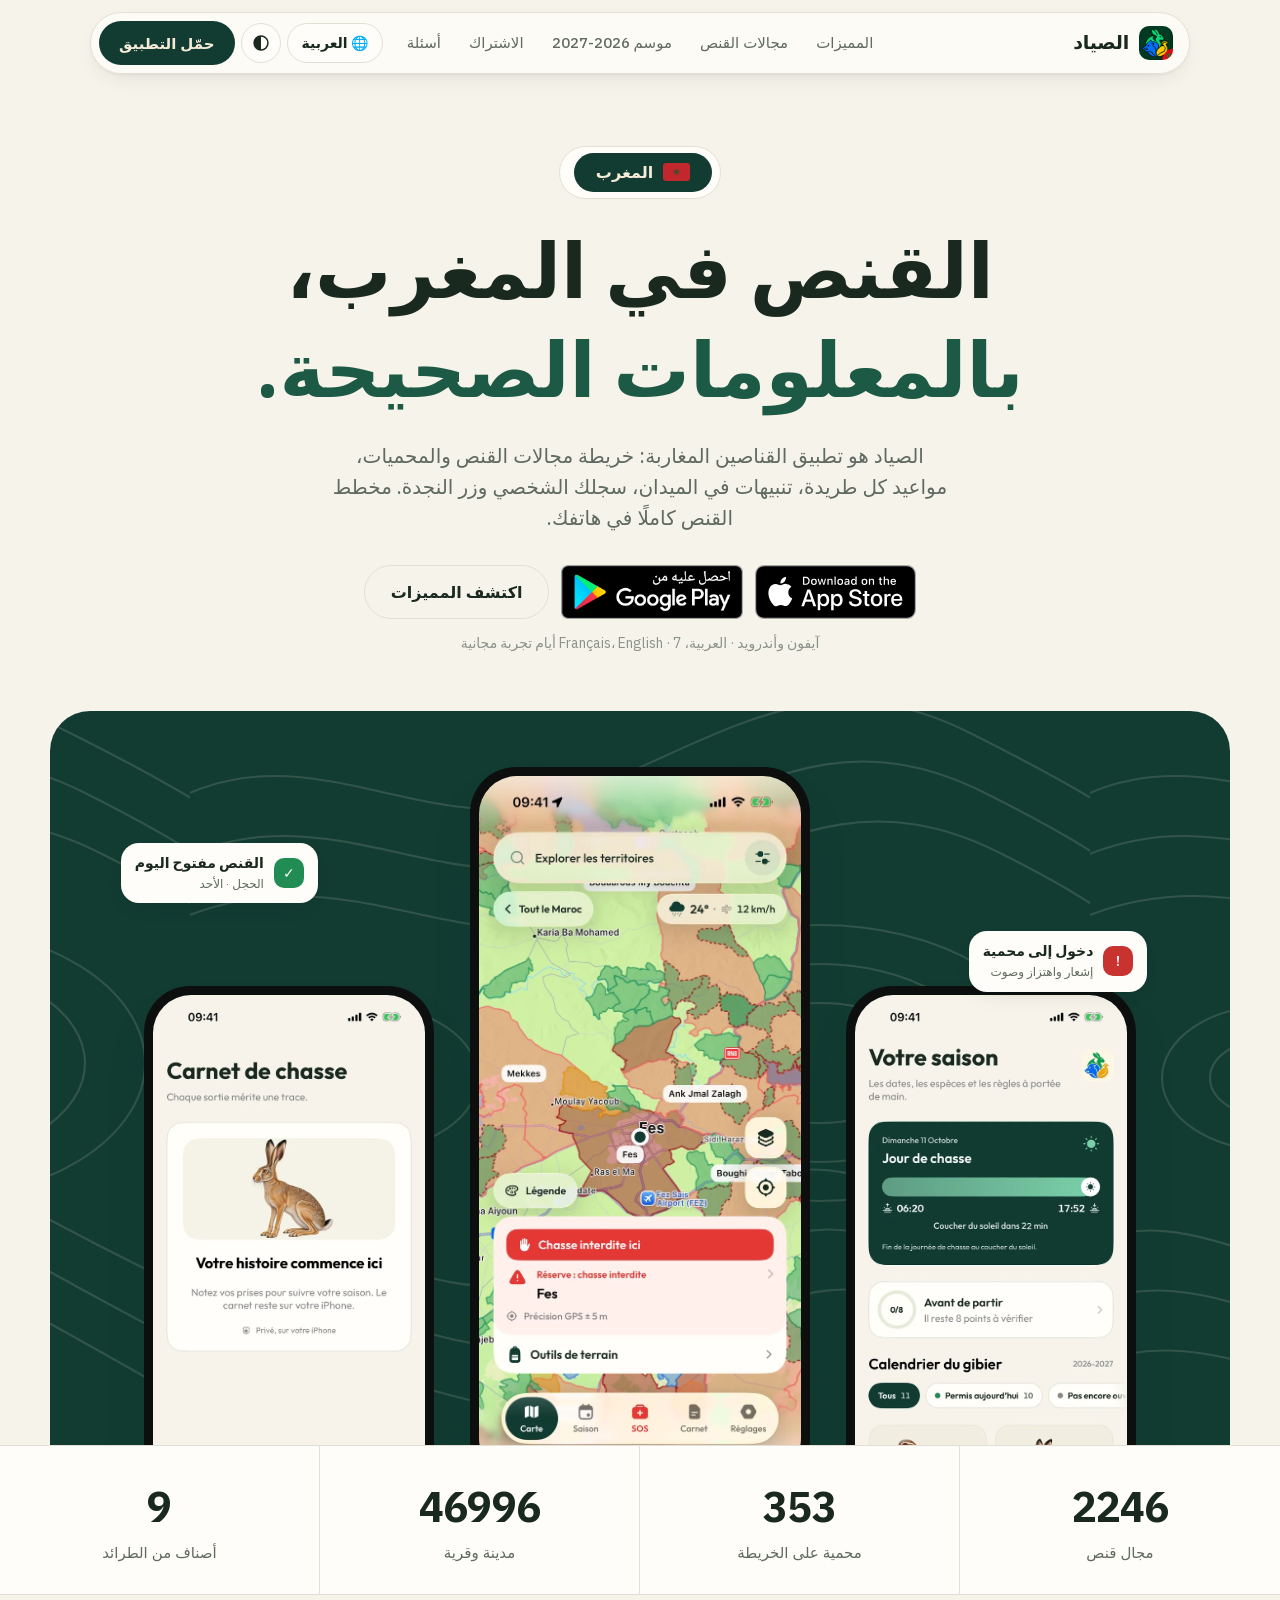
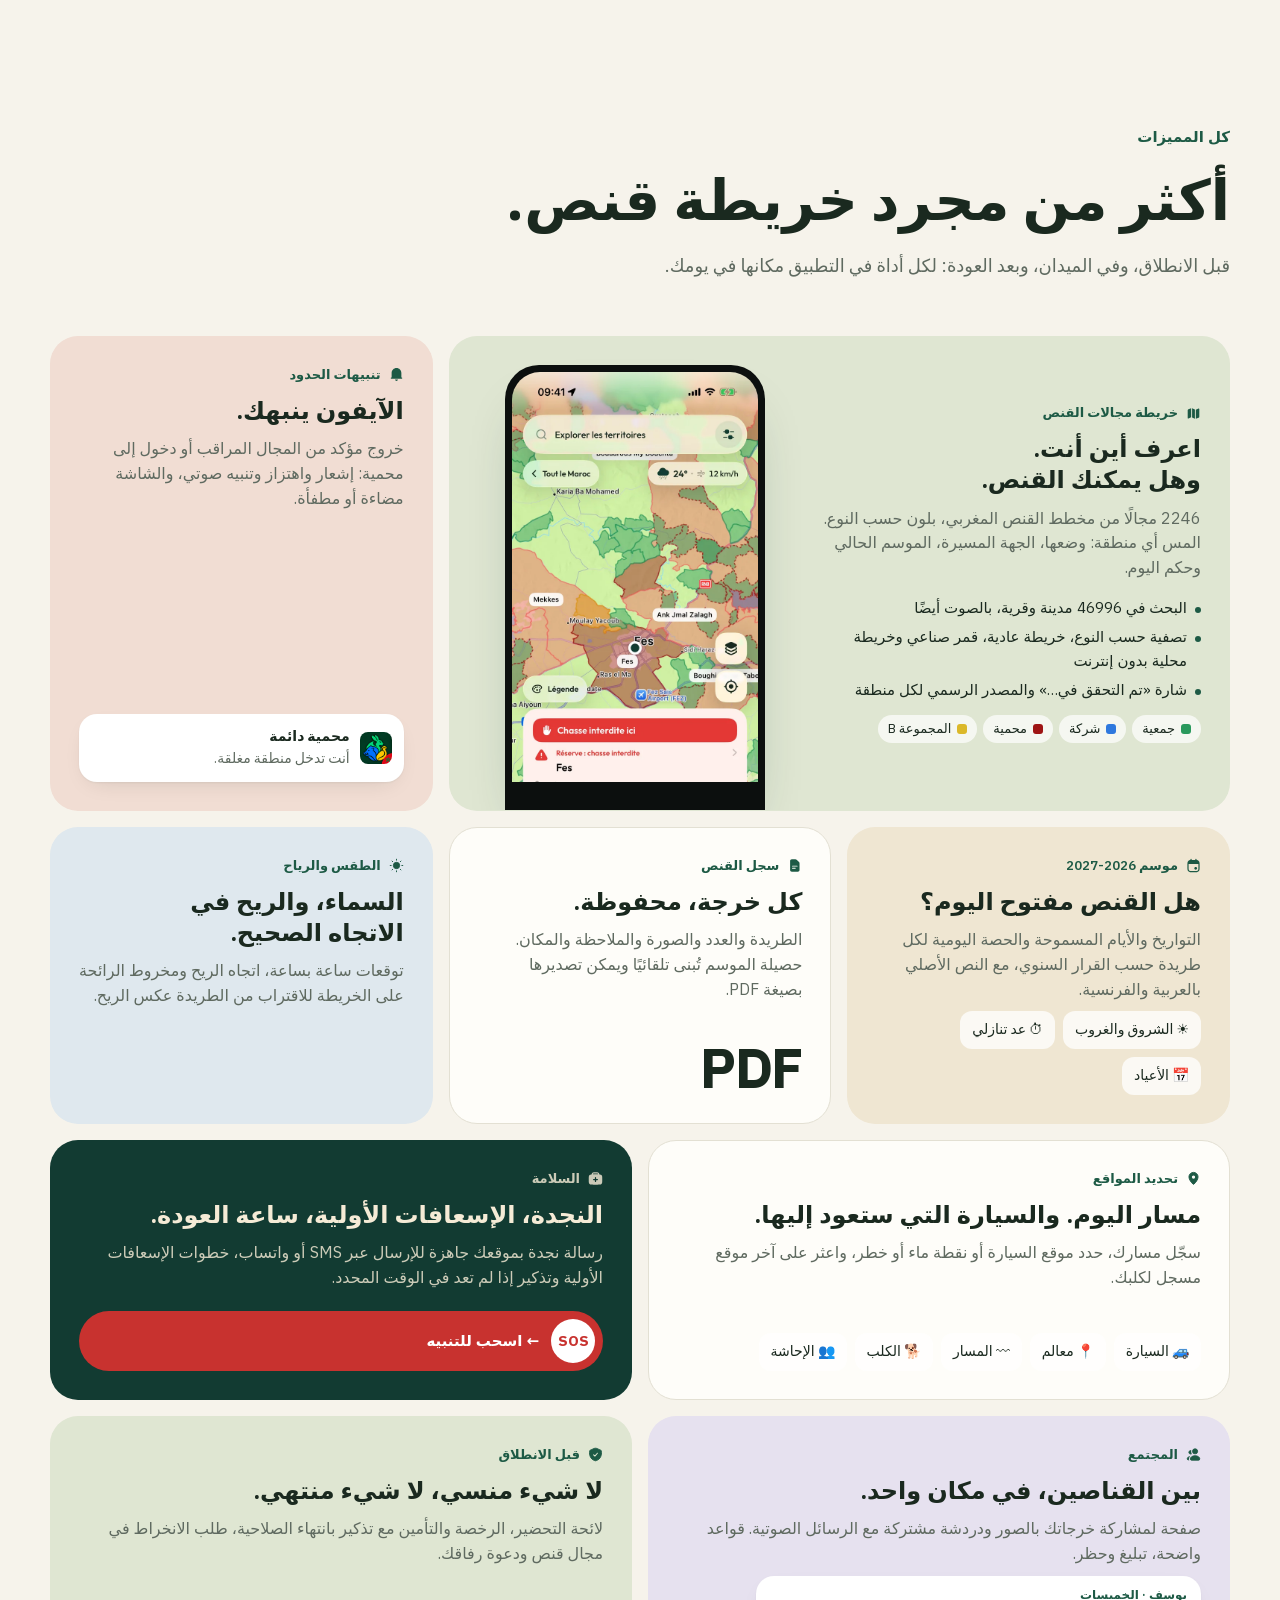
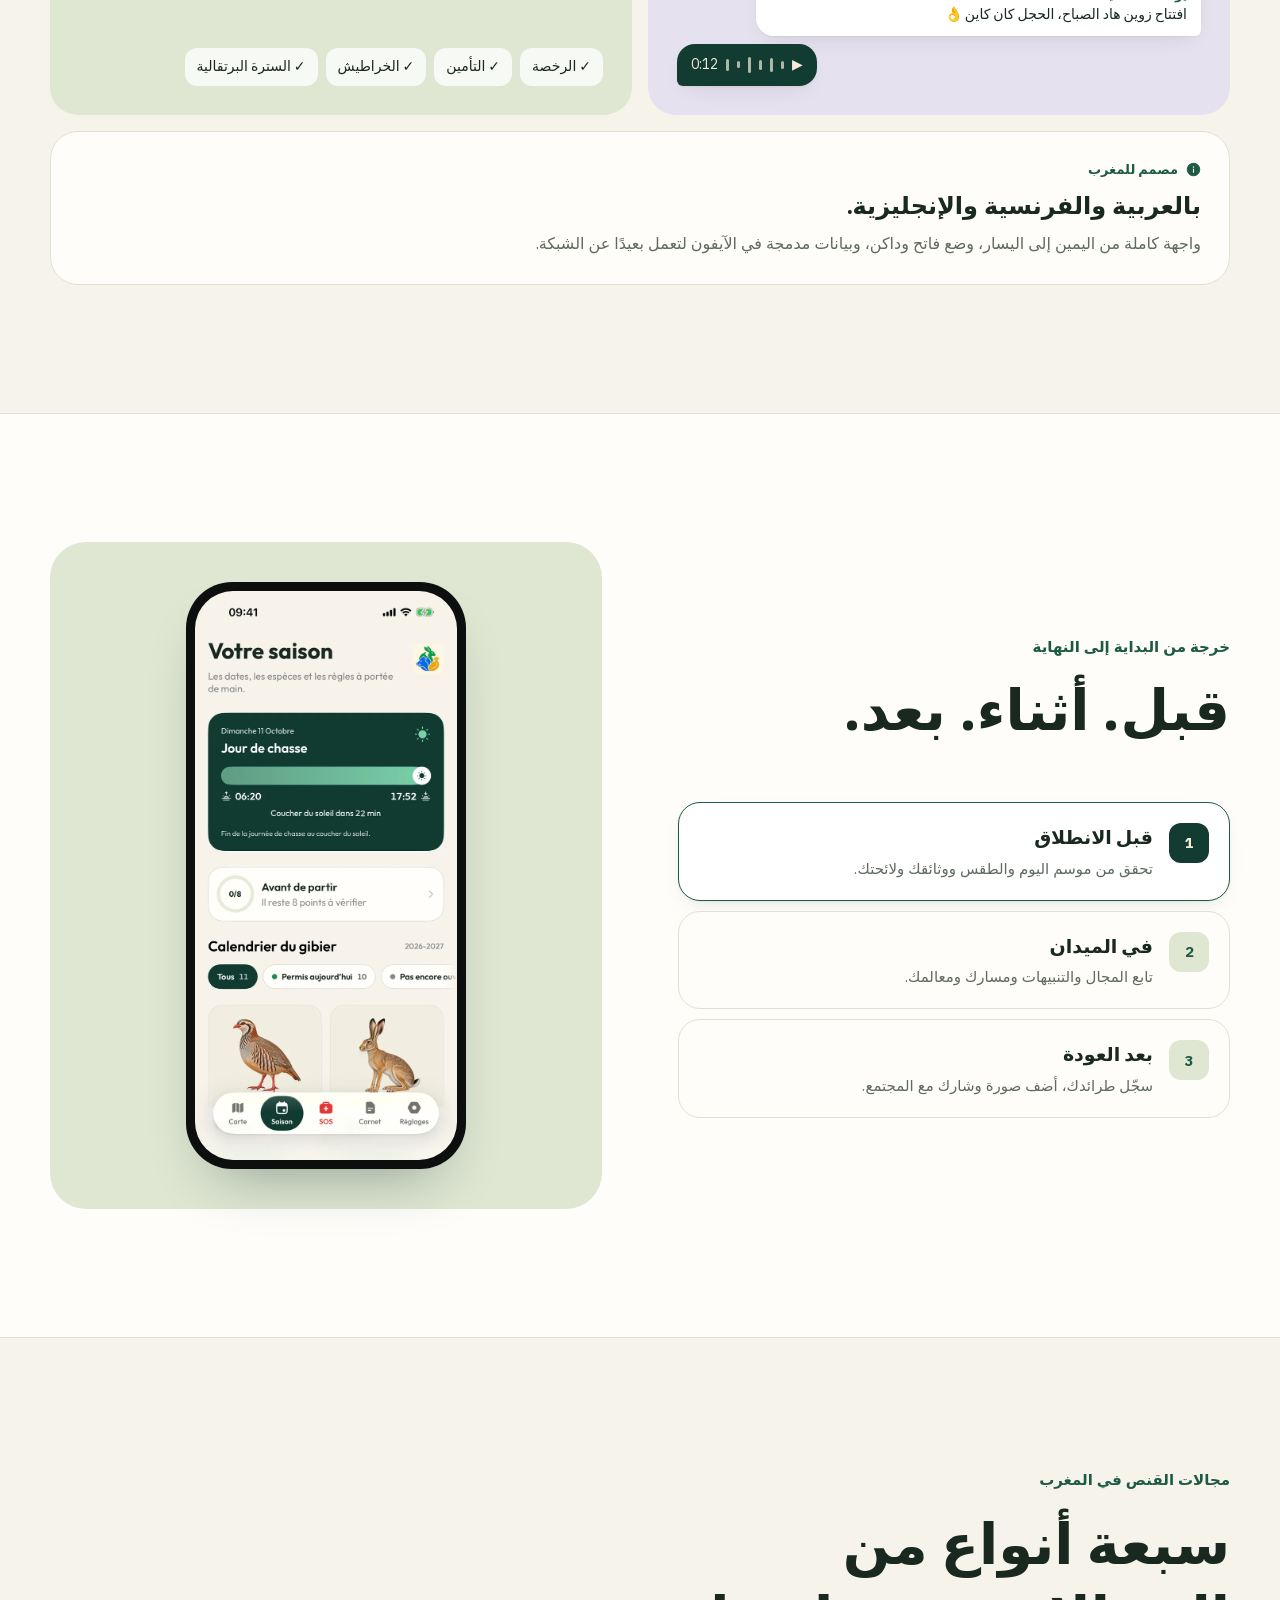
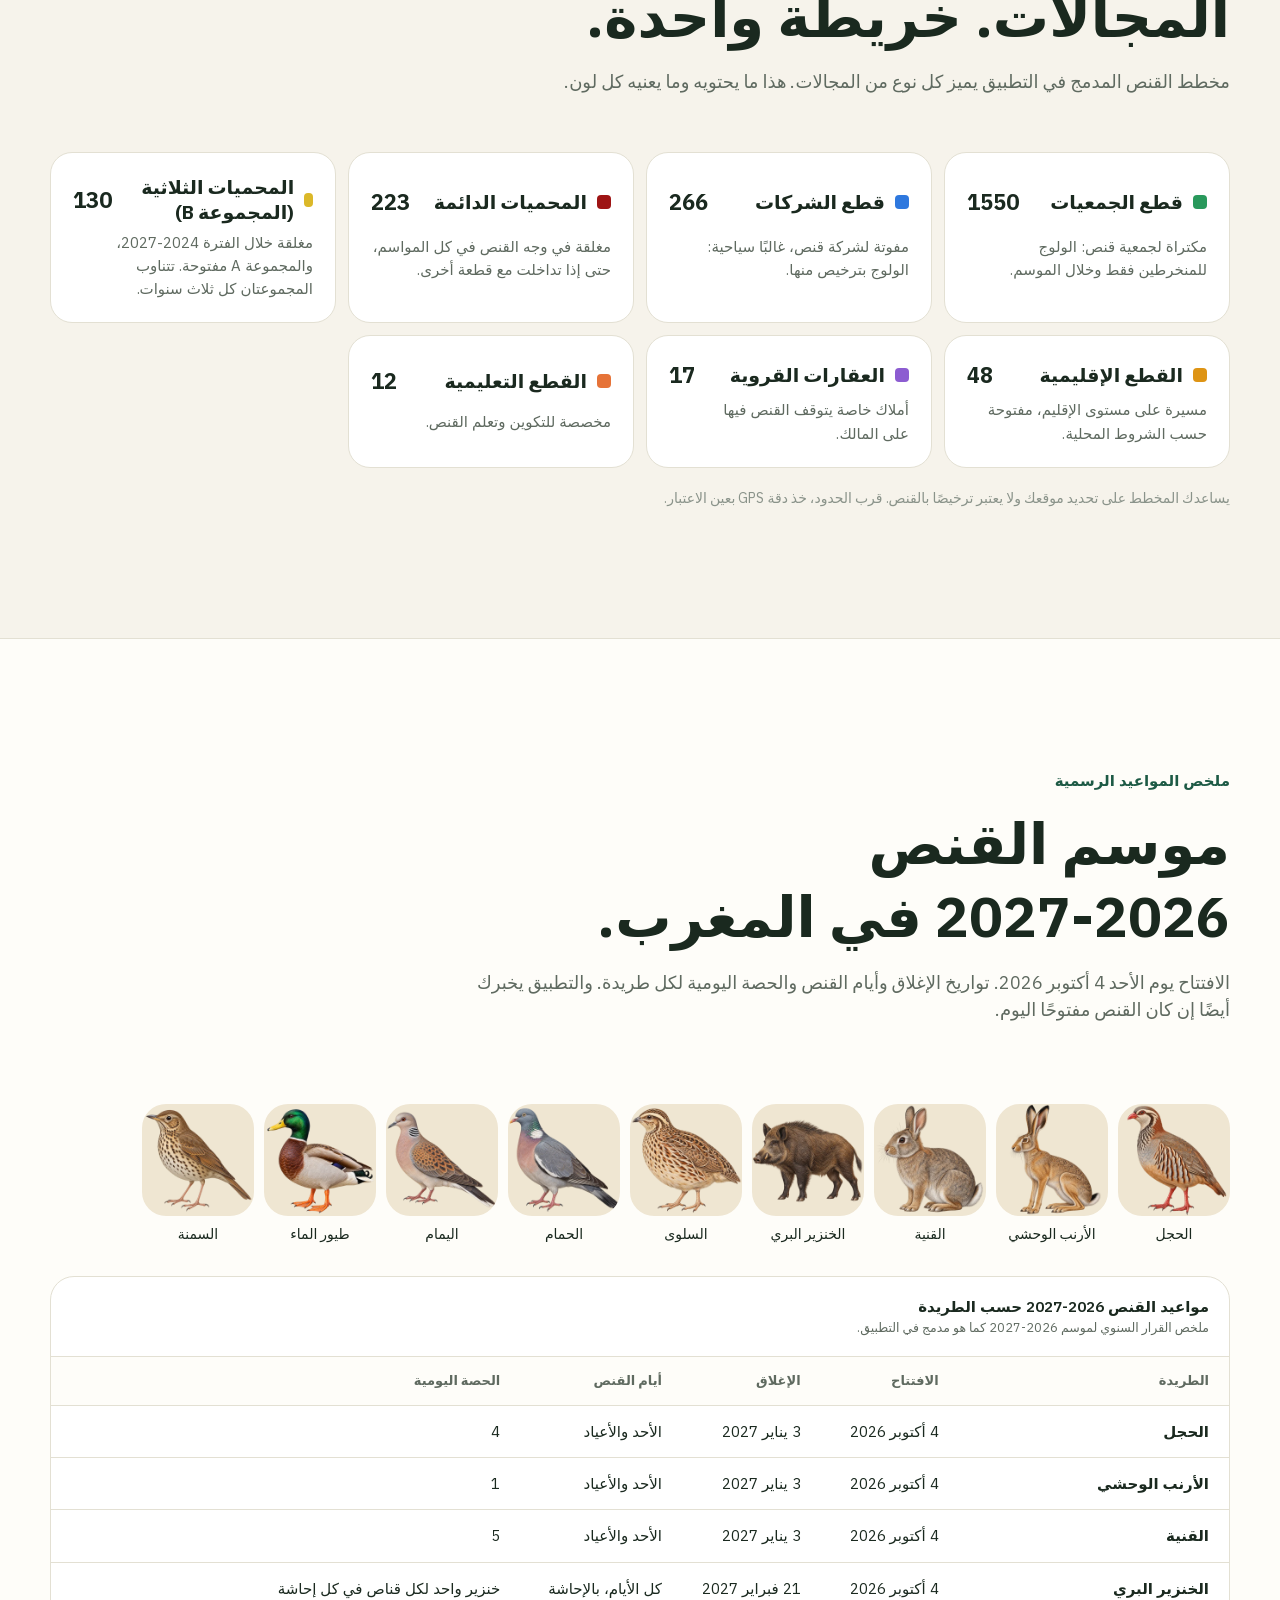
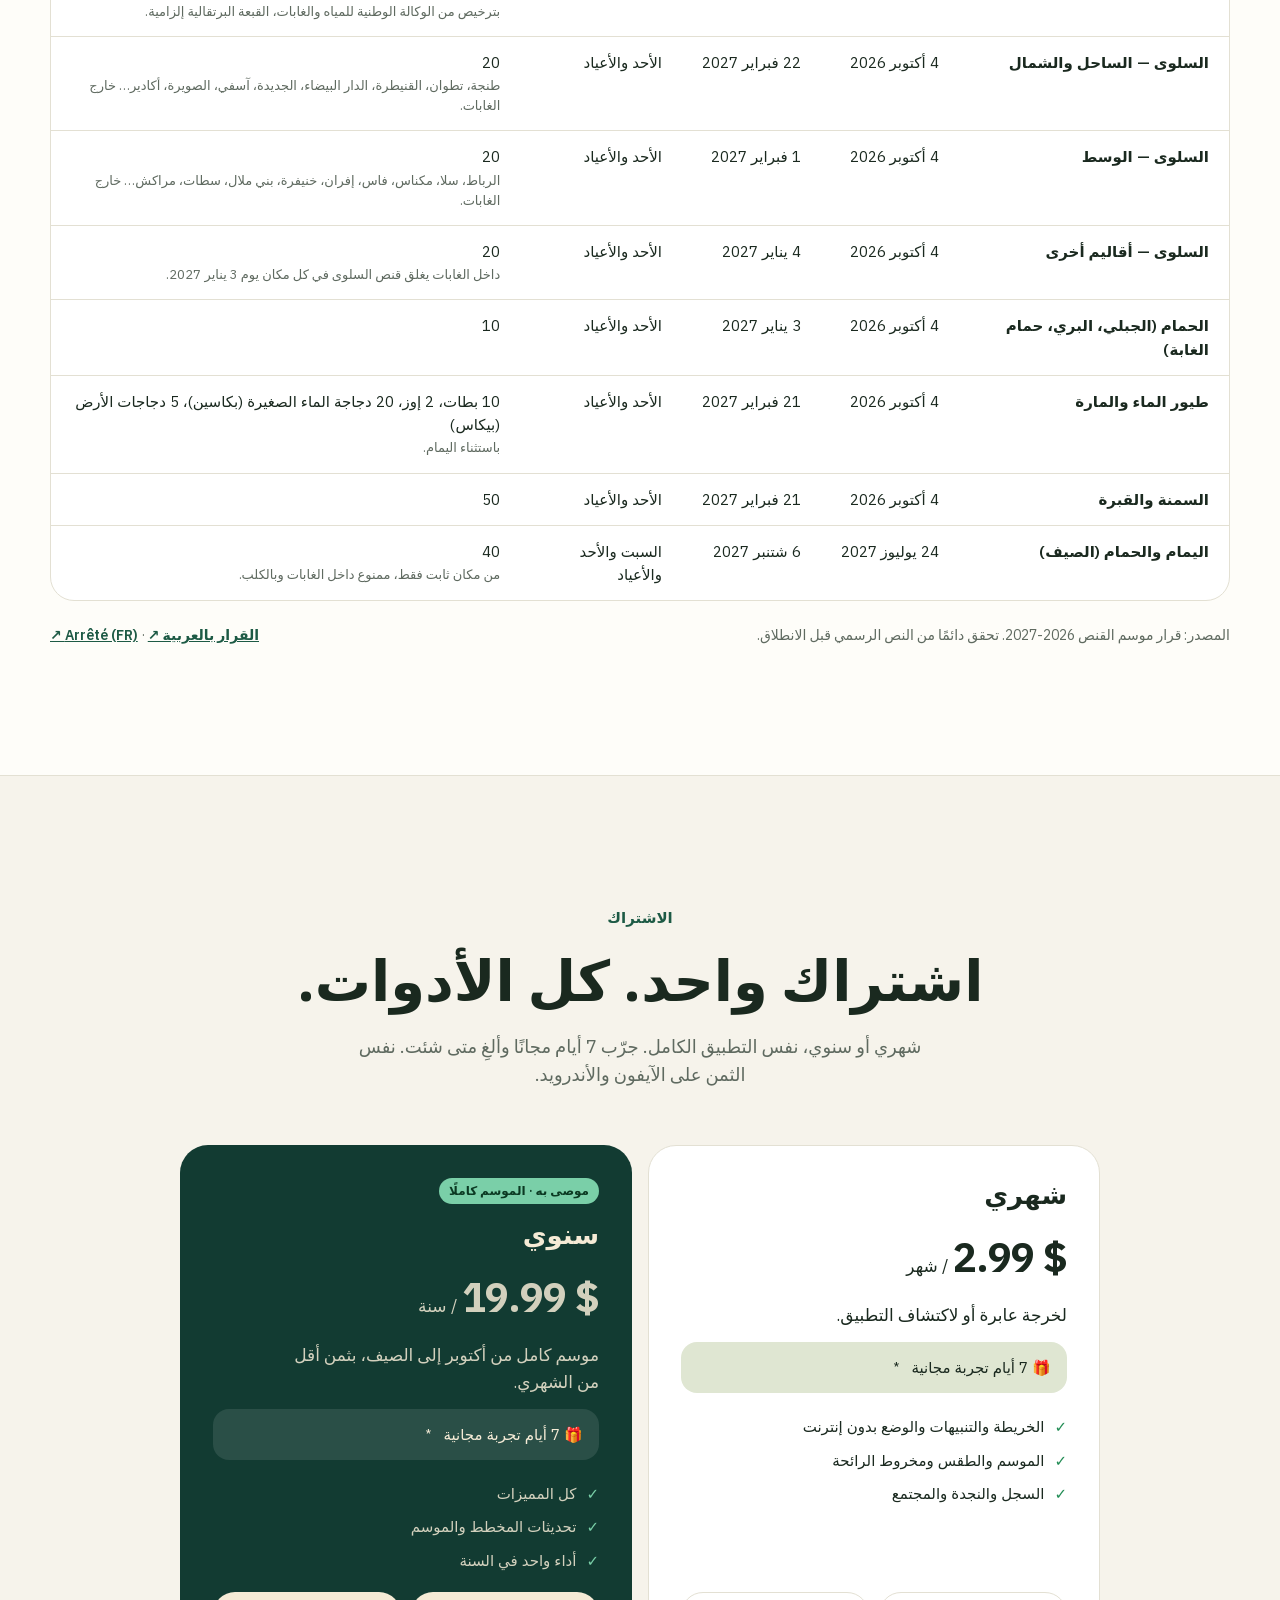
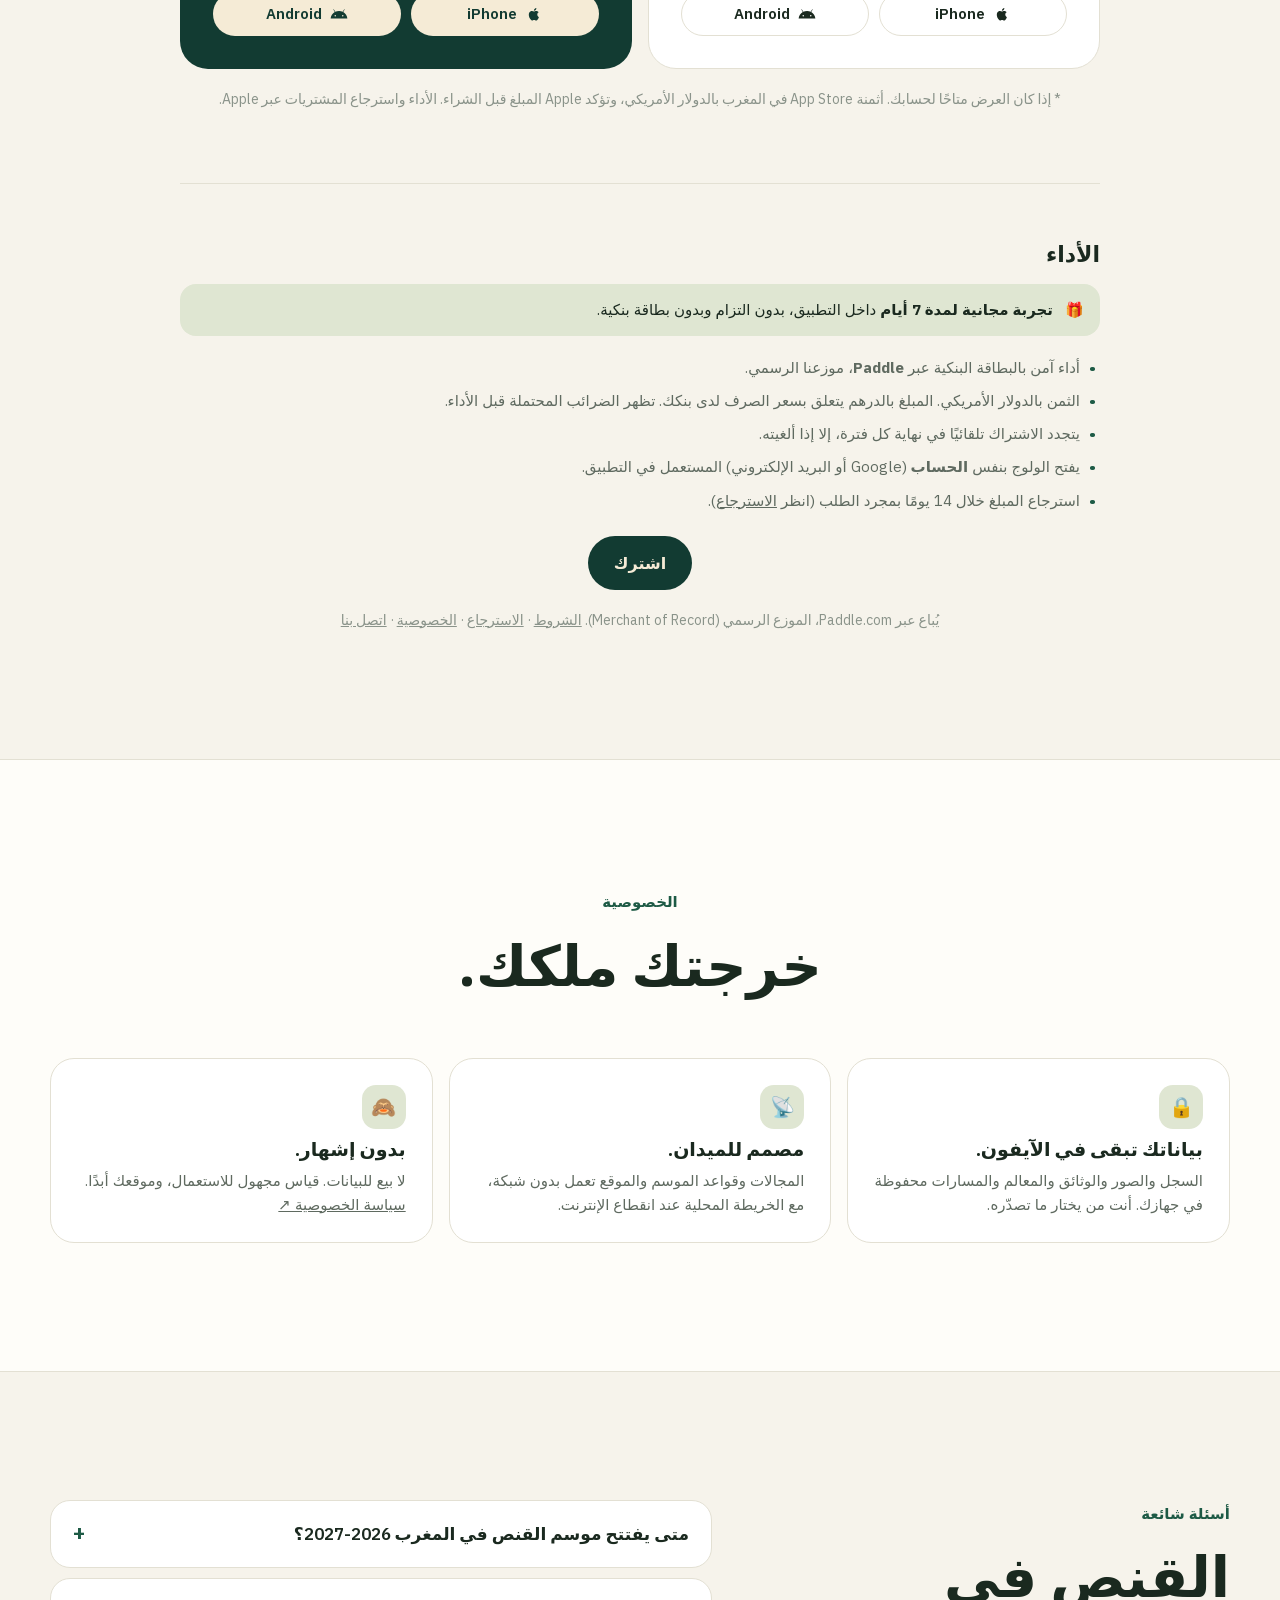
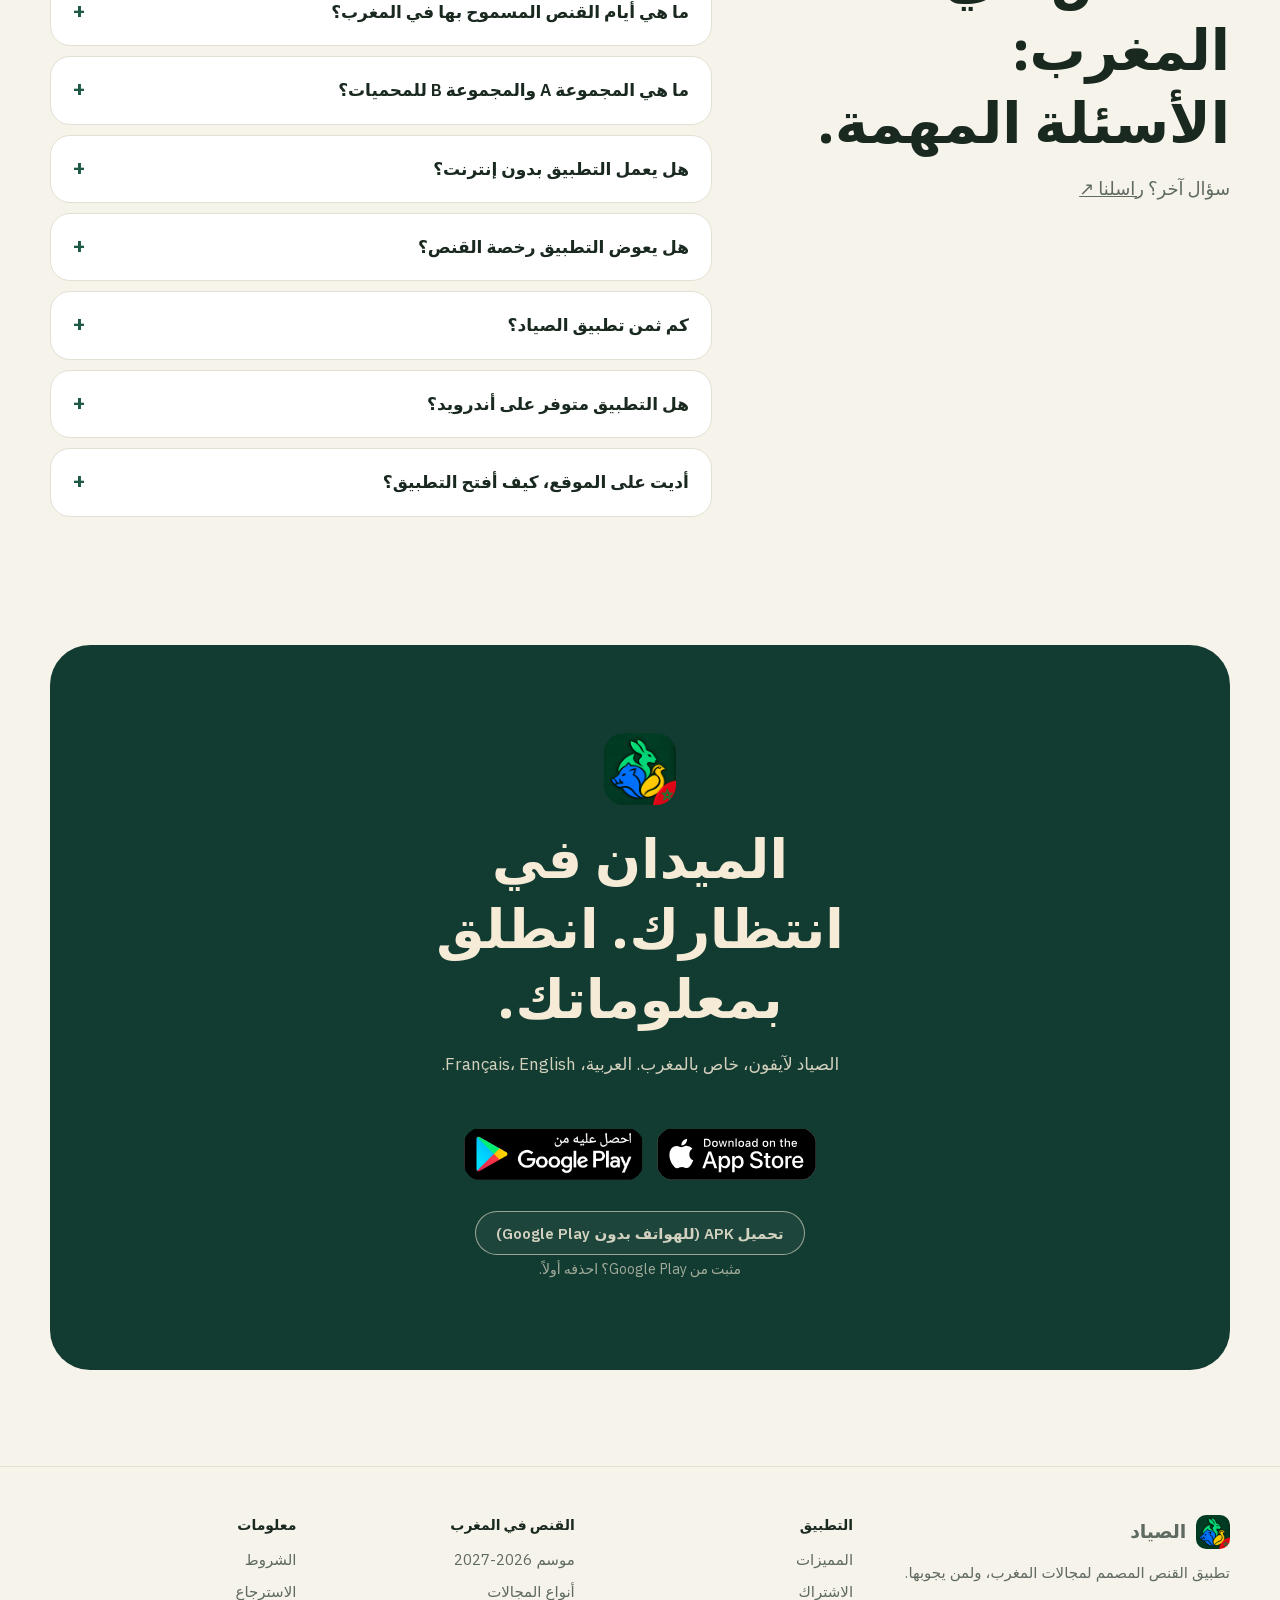
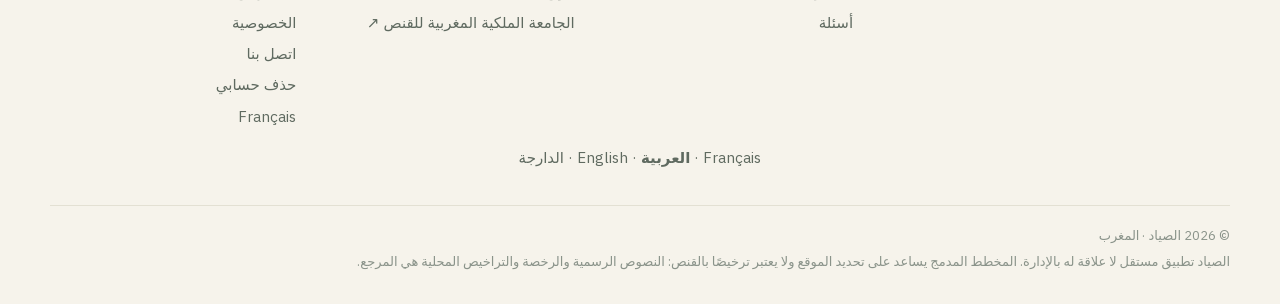
<file: ar/index.html>
<!doctype html>
<!-- data-store="live": on the App Store since 13 Nov 2026 (the "soon" variants were removed then). -->
<html lang="ar" dir="rtl" data-store="live" class="no-js">
  <head>
    <meta charset="utf-8" />
    <meta name="viewport" content="width=device-width,initial-scale=1,viewport-fit=cover" />
    <title>Chasseur</title>
    <meta name="description" content="تطبيق القناصين المغاربة: خريطة 2246 مجال قنص و353 محمية، مواعيد موسم القنص 2026-2027 لكل طريدة، تنبيهات الحدود، سجل القنص، الطقس، النجدة ومجتمع القناصين. بالعربية والفرنسية والإنجليزية. متوفر على App Store مع 7 أيام تجربة مجانية." />
    <link rel="canonical" href="https://chasseurmaroc.com/ar/" />
    <link rel="alternate" hreflang="fr-MA" href="https://chasseurmaroc.com/" />
    <link rel="alternate" hreflang="ar-MA" href="https://chasseurmaroc.com/ar/" />
    <link rel="alternate" hreflang="en" href="https://chasseurmaroc.com/en/" />
    <link rel="alternate" hreflang="ar-MA" href="https://chasseurmaroc.com/ma/" />
    <link rel="alternate" hreflang="x-default" href="https://chasseurmaroc.com/" />
    <meta name="robots" content="index,follow,max-image-preview:large" />
    <meta name="keywords" content="تطبيق القنص, القنص في المغرب, الصيد في المغرب, موسم القنص 2026-2027, افتتاح موسم القنص 2026, خريطة مجالات القنص, محميات القنص, قرار القنص 2026-2027, الحجل, الخنزير البري, السلوى, اليمام, القناص المغربي, application chasse Maroc" />
    <meta name="color-scheme" content="light dark" />
    <meta name="apple-mobile-web-app-title" content="الصياد" />
    <meta name="geo.region" content="MA" />
    <meta name="geo.placename" content="المغرب" />
    <meta name="theme-color" content="#f6f3eb" media="(prefers-color-scheme: light)" />
    <meta name="theme-color" content="#0e1311" media="(prefers-color-scheme: dark)" />
    <meta name="apple-itunes-app" content="app-id=6821409206" />
    <meta property="og:type" content="website" />
    <meta property="og:site_name" content="الصياد" />
    <meta property="og:locale" content="ar_MA" />
    <meta property="og:locale:alternate" content="fr_MA" />
    <meta property="og:url" content="https://chasseurmaroc.com/ar/" />
    <meta property="og:title" content="Chasseur" />
    <meta property="og:description" content="مجالات القنص، المحميات، موسم 2026-2027، التنبيهات، السجل والنجدة: رحلة القنص كاملة في آيفون. 7 أيام تجربة مجانية." />
    <meta property="og:image" content="https://chasseurmaroc.com/assets/img/social.jpg?v=2" />
    <meta property="og:image:type" content="image/jpeg" />
    <meta property="og:image:width" content="1200" />
    <meta property="og:image:height" content="630" />
    <meta property="og:image:alt" content="الصياد، تطبيق القنص في المغرب" />
    <meta name="twitter:card" content="summary_large_image" />
    <link rel="icon" href="/assets/img/favicon.png" type="image/png" />
    <link rel="apple-touch-icon" href="/assets/img/apple-touch-icon.png" />
    <link rel="manifest" href="/site.webmanifest" />
    <link rel="preload" href="/assets/fonts/plex-arabic-700.woff2" as="font" type="font/woff2" crossorigin />
    <link rel="preload" href="/assets/fonts/plex-arabic-400.woff2" as="font" type="font/woff2" crossorigin />
    <script>
      try {
        var t = localStorage.getItem("theme");
        if (t === "light" || t === "dark") document.documentElement.dataset.theme = t;
      } catch (e) {}
    </script>
    <link rel="stylesheet" href="/landing.css" />
    <script src="/landing.js" defer></script>
    <script type="application/ld+json">
      {
        "@context": "https://schema.org",
        "@graph": [
          {
            "@type": "MobileApplication",
            "@id": "https://chasseurmaroc.com/#app",
            "name": "الصياد",
            "alternateName": "Chasseur",
            "operatingSystem": "iOS 17 أو أحدث",
            "applicationCategory": "SportsApplication",
            "inLanguage": ["ar", "fr", "en"],
            "countriesSupported": "MA",
            "url": "https://chasseurmaroc.com/ar/",
            "installUrl": "https://apps.apple.com/ma/app/chasseur-alertes-de-chasse/id6821409206",
            "image": "https://chasseurmaroc.com/assets/img/screen-map.webp",
            "description": "تطبيق القنص في المغرب: خريطة 2246 مجال قنص والمحميات، مواعيد موسم 2026-2027، تنبيهات الحدود، سجل القنص، الطقس والرياح، النجدة، التحضير للخرجة ومجتمع القناصين.",
            "offers": [
              { "@type": "Offer", "name": "آيفون، اشتراك شهري", "category": "اشتراك", "price": "2.99", "priceCurrency": "USD", "availability": "https://schema.org/InStock", "eligibleRegion": "MA", "url": "https://apps.apple.com/ma/app/chasseur-alertes-de-chasse/id6821409206" },
              { "@type": "Offer", "name": "آيفون، اشتراك سنوي", "category": "اشتراك", "price": "19.99", "priceCurrency": "USD", "availability": "https://schema.org/InStock", "eligibleRegion": "MA", "url": "https://apps.apple.com/ma/app/chasseur-alertes-de-chasse/id6821409206" },
              { "@type": "Offer", "name": "أندرويد، اشتراك شهري", "category": "اشتراك", "price": "2.99", "priceCurrency": "USD", "availability": "https://schema.org/InStock", "eligibleRegion": "MA", "url": "https://chasseurmaroc.com/ar/#android" },
              { "@type": "Offer", "name": "أندرويد، اشتراك سنوي", "category": "اشتراك", "price": "19.99", "priceCurrency": "USD", "availability": "https://schema.org/InStock", "eligibleRegion": "MA", "url": "https://chasseurmaroc.com/ar/#android" }
            ],
            "publisher": { "@type": "Organization", "@id": "https://chasseurmaroc.com/#org", "name": "Chasseur" }
          },
          {
            "@type": "FAQPage",
            "@id": "https://chasseurmaroc.com/ar/#faq",
            "inLanguage": "ar",
            "mainEntity": [
              { "@type": "Question", "name": "متى يفتتح موسم القنص في المغرب 2026-2027؟", "acceptedAnswer": { "@type": "Answer", "text": "حسب قرار موسم 2026-2027، يفتتح قنص الطرائد المستقرة وطيور الماء يوم الأحد 4 أكتوبر 2026. يغلق قنص الحجل والأرنب الوحشي والقنية يوم 3 يناير 2027، والخنزير البري بالإحاشة وطيور الماء يوم 21 فبراير 2027. وقنص اليمام الصيفي من 24 يوليوز إلى 6 شتنبر 2027." } },
              { "@type": "Question", "name": "ما هي أيام القنص المسموح بها في المغرب؟", "acceptedAnswer": { "@type": "Answer", "text": "بالنسبة لأغلب الطرائد، يسمح بالقنص أيام الأحد والأعياد الوطنية. الخنزير البري بالإحاشة المرخصة من الوكالة الوطنية للمياه والغابات كل أيام الفترة، واليمام في الصيف أيام السبت والأحد والأعياد." } },
              { "@type": "Question", "name": "ما هي المجموعة A والمجموعة B للمحميات؟", "acceptedAnswer": { "@type": "Answer", "text": "المحميات الثلاثية مقسمة إلى مجموعتين تتناوبان كل ثلاث سنوات. خلال الفترة 2024-2027، المحميات الـ130 للمجموعة B مغلقة في وجه القنص والمجموعة A مفتوحة. أما المحميات الدائمة الـ223 فمغلقة في كل المواسم." } },
              { "@type": "Question", "name": "هل يعمل التطبيق بدون إنترنت؟", "acceptedAnswer": { "@type": "Answer", "text": "نعم في الأساس: حدود المجالات وقواعد الموسم وسجلك وحساب الموقع موجودة داخل الآيفون. بدون شبكة تعرض الخريطة المحلية المجالات وأسماء الأماكن. الطقس والمجتمع والدخول إلى الحساب تحتاج إلى الإنترنت." } },
              { "@type": "Question", "name": "هل يعوض التطبيق رخصة القنص؟", "acceptedAnswer": { "@type": "Answer", "text": "لا. يساعدك الصياد على قراءة مخطط القنص والمواعيد. رخصة القنص والتأمين والانخراط في الجمعية أو الشركة المسيرة والنصوص الرسمية تبقى إلزامية." } },
              { "@type": "Question", "name": "كم ثمن تطبيق الصياد؟", "acceptedAnswer": { "@type": "Answer", "text": "تحميل التطبيق مجاني. الولوج إلى الأدوات باشتراك شهري أو سنوي، مع 7 أيام تجربة مجانية للحسابات المؤهلة. على الآيفون (App Store)، يكلف الاشتراك 2.99 دولار أمريكي في الشهر أو 19.99 دولارًا في السنة. على أندرويد، يكلف الاشتراك أيضًا 2.99 دولار أمريكي في الشهر أو 19.99 دولارًا في السنة." } },
              { "@type": "Question", "name": "هل التطبيق متوفر على أندرويد؟", "acceptedAnswer": { "@type": "Answer", "text": "نعم. الصياد متوفر على الآيفون (App Store) وعلى أندرويد (Google Play). على أندرويد، التجربة المجانية لمدة 7 أيام داخل التطبيق، ثم الاشتراك من هذا الموقع." } },
              { "@type": "Question", "name": "أديت على الموقع، كيف أفتح التطبيق؟", "acceptedAnswer": { "@type": "Answer", "text": "افتح تطبيق الصياد وسجّل الدخول بنفس الحساب الذي استعملته عند الأداء. يُفتح الولوج الكامل تلقائيًا خلال لحظات. إن لم يحدث ذلك، اتصل بنا." } }
            ]
          }
        ]
      }
    </script>
  <style>.cta .store-badge img{clip-path:inset(1.5px round 9px);display:block}.cta .store-badge{background:#000;border-radius:9px;overflow:hidden;line-height:0}.lang-menu{position:relative}.lang-menu>summary{list-style:none;cursor:pointer;display:inline-flex;align-items:center;gap:6px;white-space:nowrap}.lang-menu>summary::-webkit-details-marker{display:none}.lang-menu ul{position:absolute;top:calc(100% + 8px);inset-inline-end:0;min-width:150px;margin:0;padding:6px;list-style:none;background:var(--surface,var(--canvas,#fff));border:1px solid rgba(127,127,127,.25);border-radius:14px;box-shadow:0 10px 30px rgba(0,0,0,.15);z-index:60}.lang-menu li a{display:block;padding:9px 12px;border-radius:10px;text-decoration:none;color:inherit;font-weight:500}.lang-menu li a:hover,.lang-menu li a[aria-current]{background:rgba(127,127,127,.14)}</style>
  </head>
  <body>
    <a class="skip" href="#contenu">انتقل إلى المحتوى</a>

    <header class="nav">
      <a class="brand" href="/ar/" aria-label="الصياد، الصفحة الرئيسية"><img src="/assets/img/logo-96.png" width="34" height="34" alt="" />الصياد</a>
      <nav class="nav-links" id="nav-links" aria-label="القائمة الرئيسية">
        <a href="#fonctionnalites">المميزات</a>
        <a href="#territoires">مجالات القنص</a>
        <a href="#saison">موسم 2026-2027</a>
        <a href="#tarifs">الاشتراك</a>
        <a href="#questions">أسئلة</a>
      </nav>
      <div class="nav-actions">
        <details class="lang-menu"><summary class="chip" aria-label="Langue / اللغة / Language">🌐 العربية</summary><ul><li><a href="/" hreflang="fr">Français</a></li><li><a href="/ar/" hreflang="ar" aria-current="page">العربية</a></li><li><a href="/en/" hreflang="en">English</a></li><li><a href="/ma/" hreflang="ary">الدارجة</a></li></ul></details>
        <button class="chip chip-icon" type="button" data-theme-cycle aria-label="المظهر : تلقائي"><i class="icon" style="--i:url(/assets/icons/contrast.svg)" aria-hidden="true"></i></button>
        <a class="btn nav-cta" href="#telecharger" data-track="cta_clicked" data-track-place="nav">حمّل التطبيق</a>
        <button class="menu" type="button" aria-expanded="false" aria-controls="nav-links" aria-label="القائمة"><span></span><span></span></button>
      </div>
    </header>

    <main id="contenu">
      <section class="hero" id="accueil" aria-labelledby="titre">
        <div class="wrap">
          <span class="pill"><b style="display:inline-flex;align-items:center;white-space:nowrap;font-size:16px;padding:7px 22px"><img src="/assets/img/flag-ma.svg" width="27" height="18" alt="" style="border-radius:3px;margin-inline-end:10px">المغرب</b></span>
          <h1 id="titre">القنص في المغرب، <em>بالمعلومات الصحيحة.</em></h1>
          <p class="lead">الصياد هو تطبيق القناصين المغاربة: خريطة مجالات القنص والمحميات، مواعيد كل طريدة، تنبيهات في الميدان، سجلك الشخصي وزر النجدة. مخطط القنص كاملًا في هاتفك.</p>
          <div class="hero-ctas">
            <a class="store store-badge" href="https://apps.apple.com/ma/app/chasseur-alertes-de-chasse/id6821409206" data-track="app_store_link_clicked" data-track-place="hero"><img src="/assets/img/app-store-badge-en.svg" width="162" height="54" alt="Download on the App Store · حمّله من App Store" /></a>
            <a class="store store-badge" href="https://play.google.com/store/apps/details?id=com.jaberelferkh.planchasse" data-track="play_link_clicked"><img src="/assets/img/google-play-badge-ar.png?v=2" width="182" height="54" style="height:54px;width:auto" alt="احصل عليه من Google Play" /></a>
            <a class="btn btn-ghost btn-lg" href="#fonctionnalites" data-track="cta_clicked" data-track-place="hero_features">اكتشف المميزات</a>
          </div>
          <p class="hero-note">آيفون وأندرويد · العربية، Français، English · 7 أيام تجربة مجانية</p>
        </div>
        <div class="wrap">
          <div class="hero-stage">
            <div class="hero-float float-a"><span class="dot">!</span><span>دخول إلى محمية<small>إشعار واهتزاز وصوت</small></span></div>
            <div class="hero-float float-b"><span class="dot">✓</span><span>القنص مفتوح اليوم<small>الحجل · الأحد</small></span></div>
            <div class="phones">
              <div class="phone"><img class="only-light" src="/assets/img/screen-season.webp" width="660" height="1435" alt="شاشة الموسم: مواعيد القنص لكل طريدة وأوقات الشمس" /><img class="only-dark" src="/assets/img/screen-season-dark.webp" width="660" height="1435" alt="" loading="lazy" /></div>
              <div class="phone"><img class="only-light" src="/assets/img/screen-map.webp" width="660" height="1435" fetchpriority="high" alt="شاشة الخريطة: مجالات القنص الملونة والمحميات والموقع في المغرب" /><img class="only-dark" src="/assets/img/screen-map-dark.webp" width="660" height="1435" alt="" loading="lazy" /></div>
              <div class="phone"><img class="only-light" src="/assets/img/screen-logbook.webp" width="660" height="1435" alt="شاشة السجل: طرائد الموسم والصور والإحصائيات" /><img class="only-dark" src="/assets/img/screen-logbook-dark.webp" width="660" height="1435" alt="" loading="lazy" /></div>
            </div>
          </div>
        </div>
      </section>

      <section class="stats" aria-label="مخطط القنص المدمج">
        <div><strong>2246</strong><span>مجال قنص</span></div>
        <div><strong>353</strong><span>محمية على الخريطة</span></div>
        <div><strong>46996</strong><span>مدينة وقرية</span></div>
        <div><strong>9</strong><span>أصناف من الطرائد</span></div>
      </section>

      <section class="section" id="fonctionnalites" aria-labelledby="f-titre">
        <div class="wrap">
          <div class="head reveal">
            <span class="eyebrow">كل المميزات</span>
            <h2 id="f-titre">أكثر من مجرد خريطة قنص.</h2>
            <p>قبل الانطلاق، وفي الميدان، وبعد العودة: لكل أداة في التطبيق مكانها في يومك.</p>
          </div>
          <div class="bento">
            <article class="card span-4 tint-sage card-split reveal">
              <div>
                <span class="tag"><i class="icon" style="--i:url(/assets/icons/map.svg)"></i>خريطة مجالات القنص</span>
                <h3>اعرف أين أنت. وهل يمكنك القنص.</h3>
                <p>2246 مجالًا من مخطط القنص المغربي، بلون حسب النوع. المس أي منطقة: وضعها، الجهة المسيرة، الموسم الحالي وحكم اليوم.</p>
                <ul>
                  <li>البحث في 46996 مدينة وقرية، بالصوت أيضًا</li>
                  <li>تصفية حسب النوع، خريطة عادية، قمر صناعي وخريطة محلية بدون إنترنت</li>
                  <li>شارة «تم التحقق في…» والمصدر الرسمي لكل منطقة</li>
                </ul>
                <div class="legend">
                  <span><i style="--c:var(--cat-association)"></i>جمعية</span>
                  <span><i style="--c:var(--cat-company)"></i>شركة</span>
                  <span><i style="--c:var(--cat-reserve)"></i>محمية</span>
                  <span><i style="--c:var(--cat-rotation)"></i>المجموعة B</span>
                </div>
              </div>
              <div class="card-shot"><img class="only-light" src="/assets/img/screen-map.webp" width="660" height="1435" loading="lazy" alt="خريطة مجالات القنص في التطبيق" /><img class="only-dark" src="/assets/img/screen-map-dark.webp" width="660" height="1435" loading="lazy" alt="" /></div>
            </article>

            <article class="card span-2 tint-clay reveal">
              <span class="tag"><i class="icon" style="--i:url(/assets/icons/bell.svg)"></i>تنبيهات الحدود</span>
              <h3>الآيفون ينبهك.</h3>
              <p>خروج مؤكد من المجال المراقب أو دخول إلى محمية: إشعار واهتزاز وتنبيه صوتي، والشاشة مضاءة أو مطفأة.</p>
              <div class="alert-demo" aria-hidden="true">
                <div class="notif"><img src="/assets/img/apple-touch-icon.png" alt="" /><div><b>محمية دائمة</b><span>أنت تدخل منطقة مغلقة.</span></div></div>
              </div>
            </article>

            <article class="card span-2 tint-sand reveal">
              <span class="tag"><i class="icon" style="--i:url(/assets/icons/calendar.svg)"></i>موسم 2026-2027</span>
              <h3>هل القنص مفتوح اليوم؟</h3>
              <p>التواريخ والأيام المسموحة والحصة اليومية لكل طريدة حسب القرار السنوي، مع النص الأصلي بالعربية والفرنسية.</p>
              <div class="mini-list"><span>☀ الشروق والغروب</span><span>⏱ عد تنازلي</span><span>📅 الأعياد</span></div>
            </article>

            <article class="card span-2 reveal">
              <span class="tag"><i class="icon" style="--i:url(/assets/icons/journal.svg)"></i>سجل القنص</span>
              <h3>كل خرجة، محفوظة.</h3>
              <p>الطريدة والعدد والصورة والملاحظة والمكان. حصيلة الموسم تُبنى تلقائيًا ويمكن تصديرها بصيغة PDF.</p>
              <div class="big-num">PDF</div>
            </article>

            <article class="card span-2 tint-sky reveal">
              <span class="tag"><i class="icon" style="--i:url(/assets/icons/sun.svg)"></i>الطقس والرياح</span>
              <h3>السماء، والريح في الاتجاه الصحيح.</h3>
              <p>توقعات ساعة بساعة، اتجاه الريح ومخروط الرائحة على الخريطة للاقتراب من الطريدة عكس الريح.</p>
            </article>

            <article class="card span-3 reveal">
              <span class="tag"><i class="icon" style="--i:url(/assets/icons/pin.svg)"></i>تحديد المواقع</span>
              <h3>مسار اليوم. والسيارة التي ستعود إليها.</h3>
              <p>سجّل مسارك، حدد موقع السيارة أو نقطة ماء أو خطر، واعثر على آخر موقع مسجل لكلبك.</p>
              <div class="mini-list"><span>🚙 السيارة</span><span>📍 معالم</span><span>〰 المسار</span><span>🐕 الكلب</span><span>👥 الإحاشة</span></div>
            </article>

            <article class="card span-3 tint-forest reveal">
              <span class="tag"><i class="icon" style="--i:url(/assets/icons/firstAid.svg)"></i>السلامة</span>
              <h3>النجدة، الإسعافات الأولية، ساعة العودة.</h3>
              <p>رسالة نجدة بموقعك جاهزة للإرسال عبر SMS أو واتساب، خطوات الإسعافات الأولية وتذكير إذا لم تعد في الوقت المحدد.</p>
              <div class="sos-btn" aria-hidden="true"><span>SOS</span><span>← اسحب للتنبيه</span></div>
            </article>

            <article class="card span-3 tint-lilac reveal">
              <span class="tag"><i class="icon" style="--i:url(/assets/icons/group.svg)"></i>المجتمع</span>
              <h3>بين القناصين، في مكان واحد.</h3>
              <p>صفحة لمشاركة خرجاتك بالصور ودردشة مشتركة مع الرسائل الصوتية. قواعد واضحة، تبليغ وحظر.</p>
              <div class="chat" aria-hidden="true">
                <div class="bubble"><small>يوسف · الخميسات</small>افتتاح زوين هاد الصباح، الحجل كان كاين 👌</div>
                <div class="bubble me"><span class="voice">▶ <i style="height:8px"></i><i style="height:14px"></i><i style="height:10px"></i><i style="height:16px"></i><i style="height:7px"></i><i style="height:12px"></i> 0:12</span></div>
              </div>
            </article>

            <article class="card span-3 tint-sage reveal">
              <span class="tag"><i class="icon" style="--i:url(/assets/icons/shield.svg)"></i>قبل الانطلاق</span>
              <h3>لا شيء منسي، لا شيء منتهي.</h3>
              <p>لائحة التحضير، الرخصة والتأمين مع تذكير بانتهاء الصلاحية، طلب الانخراط في مجال قنص ودعوة رفاقك.</p>
              <div class="mini-list"><span>✓ الرخصة</span><span>✓ التأمين</span><span>✓ الخراطيش</span><span>✓ السترة البرتقالية</span></div>
            </article>

            <article class="card span-6 reveal" style="min-height:0">
              <span class="tag"><i class="icon" style="--i:url(/assets/icons/info.svg)"></i>مصمم للمغرب</span>
              <h3>بالعربية والفرنسية والإنجليزية.</h3>
              <p>واجهة كاملة من اليمين إلى اليسار، وضع فاتح وداكن، وبيانات مدمجة في الآيفون لتعمل بعيدًا عن الشبكة.</p>
            </article>
          </div>
        </div>
      </section>

      <section class="section section-alt" id="sortie" aria-labelledby="s-titre">
        <div class="wrap steps">
          <div>
            <div class="head reveal">
              <span class="eyebrow">خرجة من البداية إلى النهاية</span>
              <h2 id="s-titre">قبل. أثناء. بعد.</h2>
            </div>
            <div class="step-tabs" role="tablist" aria-label="مراحل الخرجة">
              <button class="step" role="tab" aria-selected="true" data-step="season" data-alt="شاشة الموسم: المواعيد لكل طريدة" data-track="journey_step_selected" data-track-step="before"><span class="n">1</span><b>قبل الانطلاق</b><span>تحقق من موسم اليوم والطقس ووثائقك ولائحتك.</span></button>
              <button class="step" role="tab" aria-selected="false" tabindex="-1" data-step="map" data-alt="شاشة الخريطة: المجال والموقع" data-track="journey_step_selected" data-track-step="during"><span class="n">2</span><b>في الميدان</b><span>تابع المجال والتنبيهات ومسارك ومعالمك.</span></button>
              <button class="step" role="tab" aria-selected="false" tabindex="-1" data-step="logbook" data-alt="شاشة السجل: طرائد الموسم" data-track="journey_step_selected" data-track-step="after"><span class="n">3</span><b>بعد العودة</b><span>سجّل طرائدك، أضف صورة وشارك مع المجتمع.</span></button>
            </div>
          </div>
          <div class="step-visual reveal">
            <div class="phone"><img class="only-light" data-step-shot src="/assets/img/screen-season.webp" width="660" height="1435" loading="lazy" alt="شاشة الموسم: المواعيد لكل طريدة" /><img class="only-dark" data-step-shot src="/assets/img/screen-season-dark.webp" width="660" height="1435" loading="lazy" alt="" /></div>
          </div>
        </div>
      </section>

      <section class="section" id="territoires" aria-labelledby="t-titre">
        <div class="wrap">
          <div class="head reveal">
            <span class="eyebrow">مجالات القنص في المغرب</span>
            <h2 id="t-titre">سبعة أنواع من المجالات. خريطة واحدة.</h2>
            <p>مخطط القنص المدمج في التطبيق يميز كل نوع من المجالات. هذا ما يحتويه وما يعنيه كل لون.</p>
          </div>
          <div class="zones">
            <article class="zone reveal" style="--c:var(--cat-association)"><header><h3>قطع الجمعيات</h3><strong>1550</strong></header><p>مكتراة لجمعية قنص: الولوج للمنخرطين فقط وخلال الموسم.</p></article>
            <article class="zone reveal" style="--c:var(--cat-company)"><header><h3>قطع الشركات</h3><strong>266</strong></header><p>مفوتة لشركة قنص، غالبًا سياحية: الولوج بترخيص منها.</p></article>
            <article class="zone reveal" style="--c:var(--cat-reserve)"><header><h3>المحميات الدائمة</h3><strong>223</strong></header><p>مغلقة في وجه القنص في كل المواسم، حتى إذا تداخلت مع قطعة أخرى.</p></article>
            <article class="zone reveal" style="--c:var(--cat-rotation)"><header><h3>المحميات الثلاثية (المجموعة B)</h3><strong>130</strong></header><p>مغلقة خلال الفترة 2024-2027، والمجموعة A مفتوحة. تتناوب المجموعتان كل ثلاث سنوات.</p></article>
            <article class="zone reveal" style="--c:var(--cat-provincial)"><header><h3>القطع الإقليمية</h3><strong>48</strong></header><p>مسيرة على مستوى الإقليم، مفتوحة حسب الشروط المحلية.</p></article>
            <article class="zone reveal" style="--c:var(--cat-rural)"><header><h3>العقارات القروية</h3><strong>17</strong></header><p>أملاك خاصة يتوقف القنص فيها على المالك.</p></article>
            <article class="zone reveal" style="--c:var(--cat-teaching)"><header><h3>القطع التعليمية</h3><strong>12</strong></header><p>مخصصة للتكوين وتعلم القنص.</p></article>
          </div>
          <p class="note">يساعدك المخطط على تحديد موقعك ولا يعتبر ترخيصًا بالقنص. قرب الحدود، خذ دقة GPS بعين الاعتبار.</p>
        </div>
      </section>

      <section class="section section-alt" id="saison" aria-labelledby="c-titre">
        <div class="wrap season-grid">
          <div class="head reveal">
            <span class="eyebrow">ملخص المواعيد الرسمية</span>
            <h2 id="c-titre">موسم القنص <span style="white-space:nowrap">2026-2027</span> في المغرب.</h2>
            <p>الافتتاح يوم الأحد 4 أكتوبر 2026. تواريخ الإغلاق وأيام القنص والحصة اليومية لكل طريدة. والتطبيق يخبرك أيضًا إن كان القنص مفتوحًا اليوم.</p>
          </div>
          <div class="species-row reveal" aria-label="الطرائد في المغرب">
            <figure><img src="/assets/img/wildlife-partridge.webp" width="180" height="180" loading="lazy" alt="الحجل" /><figcaption>الحجل</figcaption></figure>
            <figure><img src="/assets/img/wildlife-hare.webp" width="180" height="180" loading="lazy" alt="الأرنب الوحشي" /><figcaption>الأرنب الوحشي</figcaption></figure>
            <figure><img src="/assets/img/wildlife-rabbit.webp" width="180" height="180" loading="lazy" alt="القنية" /><figcaption>القنية</figcaption></figure>
            <figure><img src="/assets/img/wildlife-boar.webp" width="180" height="180" loading="lazy" alt="الخنزير البري" /><figcaption>الخنزير البري</figcaption></figure>
            <figure><img src="/assets/img/wildlife-quail.webp" width="180" height="180" loading="lazy" alt="السلوى" /><figcaption>السلوى</figcaption></figure>
            <figure><img src="/assets/img/wildlife-pigeon.webp" width="180" height="180" loading="lazy" alt="الحمام" /><figcaption>الحمام</figcaption></figure>
            <figure><img src="/assets/img/wildlife-dove.webp" width="180" height="180" loading="lazy" alt="اليمام" /><figcaption>اليمام</figcaption></figure>
            <figure><img src="/assets/img/wildlife-duck.webp" width="180" height="180" loading="lazy" alt="طيور الماء" /><figcaption>طيور الماء</figcaption></figure>
            <figure><img src="/assets/img/wildlife-thrush.webp" width="180" height="180" loading="lazy" alt="السمنة" /><figcaption>السمنة</figcaption></figure>
          </div>
          <div class="table-wrap reveal">
            <table>
              <caption>مواعيد القنص 2026-2027 حسب الطريدة<small>ملخص القرار السنوي لموسم 2026-2027 كما هو مدمج في التطبيق.</small></caption>
              <thead><tr><th scope="col">الطريدة</th><th scope="col">الافتتاح</th><th scope="col">الإغلاق</th><th scope="col">أيام القنص</th><th scope="col">الحصة اليومية</th></tr></thead>
              <tbody>
                <tr><th scope="row">الحجل</th><td data-label="الافتتاح">4 أكتوبر 2026</td><td data-label="الإغلاق">3 يناير 2027</td><td data-label="أيام القنص">الأحد والأعياد</td><td data-label="الحصة اليومية">4</td></tr>
                <tr><th scope="row">الأرنب الوحشي</th><td data-label="الافتتاح">4 أكتوبر 2026</td><td data-label="الإغلاق">3 يناير 2027</td><td data-label="أيام القنص">الأحد والأعياد</td><td data-label="الحصة اليومية">1</td></tr>
                <tr><th scope="row">القنية</th><td data-label="الافتتاح">4 أكتوبر 2026</td><td data-label="الإغلاق">3 يناير 2027</td><td data-label="أيام القنص">الأحد والأعياد</td><td data-label="الحصة اليومية">5</td></tr>
                <tr><th scope="row">الخنزير البري</th><td data-label="الافتتاح">4 أكتوبر 2026</td><td data-label="الإغلاق">21 فبراير 2027</td><td data-label="أيام القنص">كل الأيام، بالإحاشة</td><td data-label="الحصة اليومية">خنزير واحد لكل قناص في كل إحاشة<small>بترخيص من الوكالة الوطنية للمياه والغابات، القبعة البرتقالية إلزامية.</small></td></tr>
                <tr><th scope="row">السلوى — الساحل والشمال</th><td data-label="الافتتاح">4 أكتوبر 2026</td><td data-label="الإغلاق">22 فبراير 2027</td><td data-label="أيام القنص">الأحد والأعياد</td><td data-label="الحصة اليومية">20<small>طنجة، تطوان، القنيطرة، الدار البيضاء، الجديدة، آسفي، الصويرة، أكادير… خارج الغابات.</small></td></tr>
                <tr><th scope="row">السلوى — الوسط</th><td data-label="الافتتاح">4 أكتوبر 2026</td><td data-label="الإغلاق">1 فبراير 2027</td><td data-label="أيام القنص">الأحد والأعياد</td><td data-label="الحصة اليومية">20<small>الرباط، سلا، مكناس، فاس، إفران، خنيفرة، بني ملال، سطات، مراكش… خارج الغابات.</small></td></tr>
                <tr><th scope="row">السلوى — أقاليم أخرى</th><td data-label="الافتتاح">4 أكتوبر 2026</td><td data-label="الإغلاق">4 يناير 2027</td><td data-label="أيام القنص">الأحد والأعياد</td><td data-label="الحصة اليومية">20<small>داخل الغابات يغلق قنص السلوى في كل مكان يوم 3 يناير 2027.</small></td></tr>
                <tr><th scope="row">الحمام (الجبلي، البري، حمام الغابة)</th><td data-label="الافتتاح">4 أكتوبر 2026</td><td data-label="الإغلاق">3 يناير 2027</td><td data-label="أيام القنص">الأحد والأعياد</td><td data-label="الحصة اليومية">10</td></tr>
                <tr><th scope="row">طيور الماء والمارة</th><td data-label="الافتتاح">4 أكتوبر 2026</td><td data-label="الإغلاق">21 فبراير 2027</td><td data-label="أيام القنص">الأحد والأعياد</td><td data-label="الحصة اليومية">10 بطات، 2 إوز، 20 دجاجة الماء الصغيرة (بكاسين)، 5 دجاجات الأرض (بيكاس)<small>باستثناء اليمام.</small></td></tr>
                <tr><th scope="row">السمنة والقبرة</th><td data-label="الافتتاح">4 أكتوبر 2026</td><td data-label="الإغلاق">21 فبراير 2027</td><td data-label="أيام القنص">الأحد والأعياد</td><td data-label="الحصة اليومية">50</td></tr>
                <tr><th scope="row">اليمام والحمام (الصيف)</th><td data-label="الافتتاح">24 يوليوز 2027</td><td data-label="الإغلاق">6 شتنبر 2027</td><td data-label="أيام القنص">السبت والأحد والأعياد</td><td data-label="الحصة اليومية">40<small>من مكان ثابت فقط، ممنوع داخل الغابات وبالكلب.</small></td></tr>
              </tbody>
            </table>
          </div>
          <div class="season-foot">
            <span>المصدر: قرار موسم القنص 2026-2027. تحقق دائمًا من النص الرسمي قبل الانطلاق.</span>
            <span><a href="https://frmc.ma/wp-content/uploads/2026/09/Arrete-2026-2027-AR.pdf" rel="noopener" data-track="decree_opened" data-track-language="ar">القرار بالعربية ↗</a> · <a href="https://frmc.ma/wp-content/uploads/2026/09/Arrete-2026-2027-FR.pdf" rel="noopener" lang="fr" data-track="decree_opened" data-track-language="fr">Arrêté (FR) ↗</a></span>
          </div>
        </div>
      </section>

      <section class="section" id="tarifs" aria-labelledby="p-titre">
        <div class="wrap">
          <div class="head center reveal">
            <span class="eyebrow">الاشتراك</span>
            <h2 id="p-titre">اشتراك واحد. كل الأدوات.</h2>
            <p>شهري أو سنوي، نفس التطبيق الكامل. جرّب 7 أيام مجانًا وألغِ متى شئت. نفس الثمن على الآيفون والأندرويد.</p>
          </div>
          <div class="pricing">
            <article class="price-card reveal">
              <h3>شهري</h3>
              <p class="price"><strong dir="ltr">2.99 $</strong> / شهر</p>
              <p>لخرجة عابرة أو لاكتشاف التطبيق.</p>
              <div class="trial">🎁 7 أيام تجربة مجانية<sup>*</sup></div>
              <ul><li>الخريطة والتنبيهات والوضع بدون إنترنت</li><li>الموسم والطقس ومخروط الرائحة</li><li>السجل والنجدة والمجتمع</li></ul>
              <div class="plat-buttons" style="display:flex;gap:10px;margin-top:auto;padding-top:6px"><a class="btn btn-ghost" style="flex:1;display:inline-flex;align-items:center;justify-content:center;gap:8px" href="https://apps.apple.com/ma/app/chasseur-alertes-de-chasse/id6821409206" data-track="plan_selected" data-track-plan="monthly"><svg viewBox="0 0 24 24" width="18" height="18" aria-hidden="true" fill="currentColor"><path d="M16.37 12.75c-.02-2.1 1.72-3.11 1.8-3.16-.98-1.43-2.5-1.63-3.04-1.65-1.29-.13-2.52.76-3.18.76-.66 0-1.67-.74-2.75-.72-1.41.02-2.72.82-3.45 2.09-1.47 2.55-.38 6.33 1.06 8.4.7 1.01 1.53 2.15 2.62 2.11 1.05-.04 1.45-.68 2.72-.68 1.27 0 1.63.68 2.74.66 1.13-.02 1.85-1.03 2.54-2.05.8-1.17 1.13-2.3 1.15-2.36-.03-.01-2.2-.85-2.22-3.36zM14.3 6.58c.58-.7.97-1.68.86-2.65-.83.03-1.84.55-2.44 1.25-.53.62-1 1.61-.88 2.56.93.07 1.88-.47 2.46-1.16z"/></svg>iPhone</a><a class="btn btn-ghost" style="flex:1;display:inline-flex;align-items:center;justify-content:center;gap:8px" href="https://pay.rev.cat/xzavxbnoljagltmg/" data-track="android_plan_selected" data-track-plan="monthly"><svg viewBox="0 0 24 24" width="18" height="18" aria-hidden="true" fill="currentColor"><path d="M17.6 9.48l1.84-3.18a.38.38 0 0 0-.65-.38l-1.86 3.22A11.4 11.4 0 0 0 12 8.13c-1.77 0-3.43.37-4.93 1.01L5.21 5.92a.38.38 0 0 0-.65.38L6.4 9.48C3.29 11.18 1.17 14.32.84 18h22.32c-.33-3.68-2.45-6.82-5.56-8.52zM7 15.25a1 1 0 1 1 0-2 1 1 0 0 1 0 2zm10 0a1 1 0 1 1 0-2 1 1 0 0 1 0 2z"/></svg>Android</a></div>
            </article>
            <article class="price-card featured reveal">
              <span class="badge">موصى به · الموسم كاملًا</span>
              <h3>سنوي</h3>
              <p class="price"><strong dir="ltr">19.99 $</strong> / سنة</p>
              <p>موسم كامل من أكتوبر إلى الصيف، بثمن أقل من الشهري.</p>
              <div class="trial">🎁 7 أيام تجربة مجانية<sup>*</sup></div>
              <ul><li>كل المميزات</li><li>تحديثات المخطط والموسم</li><li>أداء واحد في السنة</li></ul>
              <div class="plat-buttons" style="display:flex;gap:10px;margin-top:auto;padding-top:6px"><a class="btn" style="flex:1;display:inline-flex;align-items:center;justify-content:center;gap:8px" href="https://apps.apple.com/ma/app/chasseur-alertes-de-chasse/id6821409206" data-track="plan_selected" data-track-plan="annual"><svg viewBox="0 0 24 24" width="18" height="18" aria-hidden="true" fill="currentColor"><path d="M16.37 12.75c-.02-2.1 1.72-3.11 1.8-3.16-.98-1.43-2.5-1.63-3.04-1.65-1.29-.13-2.52.76-3.18.76-.66 0-1.67-.74-2.75-.72-1.41.02-2.72.82-3.45 2.09-1.47 2.55-.38 6.33 1.06 8.4.7 1.01 1.53 2.15 2.62 2.11 1.05-.04 1.45-.68 2.72-.68 1.27 0 1.63.68 2.74.66 1.13-.02 1.85-1.03 2.54-2.05.8-1.17 1.13-2.3 1.15-2.36-.03-.01-2.2-.85-2.22-3.36zM14.3 6.58c.58-.7.97-1.68.86-2.65-.83.03-1.84.55-2.44 1.25-.53.62-1 1.61-.88 2.56.93.07 1.88-.47 2.46-1.16z"/></svg>iPhone</a><a class="btn" style="flex:1;display:inline-flex;align-items:center;justify-content:center;gap:8px" href="https://pay.rev.cat/xzavxbnoljagltmg/" data-track="android_plan_selected" data-track-plan="annual"><svg viewBox="0 0 24 24" width="18" height="18" aria-hidden="true" fill="currentColor"><path d="M17.6 9.48l1.84-3.18a.38.38 0 0 0-.65-.38l-1.86 3.22A11.4 11.4 0 0 0 12 8.13c-1.77 0-3.43.37-4.93 1.01L5.21 5.92a.38.38 0 0 0-.65.38L6.4 9.48C3.29 11.18 1.17 14.32.84 18h22.32c-.33-3.68-2.45-6.82-5.56-8.52zM7 15.25a1 1 0 1 1 0-2 1 1 0 0 1 0 2zm10 0a1 1 0 1 1 0-2 1 1 0 0 1 0 2z"/></svg>Android</a></div>
            </article>
          </div>
          <p class="pricing-note">* إذا كان العرض متاحًا لحسابك. أثمنة App Store في المغرب بالدولار الأمريكي، وتؤكد Apple المبلغ قبل الشراء. الأداء واسترجاع المشتريات عبر Apple.</p>

          <div class="android-pricing" id="android">
            <h3 class="pricing-platform reveal">الأداء</h3>
            <div class="trial trial-wide reveal">🎁 <span><strong>تجربة مجانية لمدة 7 أيام</strong> داخل التطبيق، بدون التزام وبدون بطاقة بنكية.</span></div>
            <ul class="pricing-terms reveal">
              <li>أداء آمن بالبطاقة البنكية عبر <strong>Paddle</strong>، موزعنا الرسمي.</li>
              <li>الثمن بالدولار الأمريكي. المبلغ بالدرهم يتعلق بسعر الصرف لدى بنكك. تظهر الضرائب المحتملة قبل الأداء.</li>
              <li>يتجدد الاشتراك تلقائيًا في نهاية كل فترة، إلا إذا ألغيته.</li>
              <li>يفتح الولوج بنفس <strong>الحساب</strong> (Google أو البريد الإلكتروني) المستعمل في التطبيق.</li>
              <li>استرجاع المبلغ خلال 14 يومًا بمجرد الطلب (انظر <a href="/remboursement" hreflang="fr">الاسترجاع</a>).</li>
            </ul>
            <p class="pricing-cta reveal"><a class="btn btn-lg" href="https://pay.rev.cat/xzavxbnoljagltmg/" data-track="android_subscribe">اشترك</a></p>
            <p class="pricing-note">يُباع عبر Paddle.com، الموزع الرسمي (Merchant of Record). <a href="/conditions" hreflang="fr">الشروط</a> · <a href="/remboursement" hreflang="fr">الاسترجاع</a> · <a href="/privacy" hreflang="fr">الخصوصية</a> · <a href="/contact" hreflang="fr">اتصل بنا</a></p>
          </div>
        </div>
      </section>

      <section class="section section-alt" id="confiance" aria-labelledby="v-titre">
        <div class="wrap">
          <div class="head center reveal">
            <span class="eyebrow">الخصوصية</span>
            <h2 id="v-titre">خرجتك ملكك.</h2>
          </div>
          <div class="trust">
            <article class="reveal"><span class="ico">🔒</span><h3>بياناتك تبقى في الآيفون.</h3><p>السجل والصور والوثائق والمعالم والمسارات محفوظة في جهازك. أنت من يختار ما تصدّره.</p></article>
            <article class="reveal"><span class="ico">📡</span><h3>مصمم للميدان.</h3><p>المجالات وقواعد الموسم والموقع تعمل بدون شبكة، مع الخريطة المحلية عند انقطاع الإنترنت.</p></article>
            <article class="reveal"><span class="ico">🙈</span><h3>بدون إشهار.</h3><p>لا بيع للبيانات. قياس مجهول للاستعمال، وموقعك أبدًا. <a href="/privacy" hreflang="fr">سياسة الخصوصية ↗</a></p></article>
          </div>
        </div>
      </section>

      <section class="section" id="questions" aria-labelledby="q-titre">
        <div class="wrap faq">
          <div class="head reveal">
            <span class="eyebrow">أسئلة شائعة</span>
            <h2 id="q-titre">القنص في المغرب: الأسئلة المهمة.</h2>
            <p>سؤال آخر؟ <a href="/contact" hreflang="fr">راسلنا ↗</a></p>
          </div>
          <div class="faq-list">
            <details data-track="faq_opened" data-track-question="opening_date"><summary>متى يفتتح موسم القنص في المغرب 2026-2027؟</summary><p>حسب قرار موسم 2026-2027، يفتتح قنص الطرائد المستقرة وطيور الماء يوم الأحد 4 أكتوبر 2026. يغلق قنص الحجل والأرنب الوحشي والقنية يوم 3 يناير 2027، والخنزير البري بالإحاشة وطيور الماء يوم 21 فبراير 2027. وقنص اليمام الصيفي من 24 يوليوز إلى 6 شتنبر 2027.</p></details>
            <details data-track="faq_opened" data-track-question="hunting_days"><summary>ما هي أيام القنص المسموح بها في المغرب؟</summary><p>بالنسبة لأغلب الطرائد، يسمح بالقنص أيام الأحد والأعياد الوطنية. الخنزير البري بالإحاشة المرخصة من الوكالة الوطنية للمياه والغابات كل أيام الفترة، واليمام في الصيف أيام السبت والأحد والأعياد.</p></details>
            <details data-track="faq_opened" data-track-question="reserve_sets"><summary>ما هي المجموعة A والمجموعة B للمحميات؟</summary><p>المحميات الثلاثية مقسمة إلى مجموعتين تتناوبان كل ثلاث سنوات. خلال الفترة 2024-2027، المحميات الـ130 للمجموعة B مغلقة في وجه القنص والمجموعة A مفتوحة. أما المحميات الدائمة الـ223 فمغلقة في كل المواسم.</p></details>
            <details data-track="faq_opened" data-track-question="offline"><summary>هل يعمل التطبيق بدون إنترنت؟</summary><p>نعم في الأساس: حدود المجالات وقواعد الموسم وسجلك وحساب الموقع موجودة داخل الآيفون. بدون شبكة تعرض الخريطة المحلية المجالات وأسماء الأماكن. الطقس والمجتمع والدخول إلى الحساب تحتاج إلى الإنترنت.</p></details>
            <details data-track="faq_opened" data-track-question="permit"><summary>هل يعوض التطبيق رخصة القنص؟</summary><p>لا. يساعدك الصياد على قراءة مخطط القنص والمواعيد. رخصة القنص والتأمين والانخراط في الجمعية أو الشركة المسيرة والنصوص الرسمية تبقى إلزامية.</p></details>
            <details data-track="faq_opened" data-track-question="price"><summary>كم ثمن تطبيق الصياد؟</summary><p>تحميل التطبيق مجاني. الولوج إلى الأدوات باشتراك شهري أو سنوي، مع 7 أيام تجربة مجانية للحسابات المؤهلة. على الآيفون (App Store)، يكلف الاشتراك 2.99 دولار أمريكي في الشهر أو 19.99 دولارًا في السنة. على أندرويد، يكلف الاشتراك أيضًا 2.99 دولار أمريكي في الشهر أو 19.99 دولارًا في السنة (انظر <a href="#android">الاشتراك</a>).</p></details>
            <details data-track="faq_opened" data-track-question="android"><summary>هل التطبيق متوفر على أندرويد؟</summary><p>نعم. الصياد متوفر على <a href="https://play.google.com/store/apps/details?id=com.jaberelferkh.planchasse">Google Play</a> وعلى App Store. على أندرويد، التجربة المجانية لمدة 7 أيام داخل التطبيق، ثم الاشتراك من هذا الموقع أو من شاشة نهاية التجربة. </p></details>
            <details data-track="faq_opened" data-track-question="android_unlock"><summary>أديت على الموقع، كيف أفتح التطبيق؟</summary><p>افتح تطبيق الصياد وسجّل الدخول بنفس <strong>الحساب</strong> الذي استعملته عند الأداء. يُفتح الولوج الكامل تلقائيًا خلال لحظات. إن لم يحدث ذلك، <a href="/contact" hreflang="fr">اتصل بنا</a>.</p></details>
          </div>
        </div>
      </section>

      <div class="wrap">
        <section class="cta reveal" id="telecharger" aria-labelledby="d-titre">
          <img src="/assets/img/logo-160.png" width="72" height="72" alt="" loading="lazy" />
          <h2 id="d-titre">الميدان في انتظارك. انطلق بمعلوماتك.</h2>
          <p>الصياد لآيفون، خاص بالمغرب. العربية، Français، English.</p>
          <div class="hero-ctas" style="justify-content:center"><a class="store store-badge" href="https://apps.apple.com/ma/app/chasseur-alertes-de-chasse/id6821409206" data-track="app_store_link_clicked" data-track-place="footer_cta"><img src="/assets/img/app-store-badge-en.svg" width="162" height="54" alt="Download on the App Store · حمّله من App Store" /></a> <a class="store store-badge" href="https://play.google.com/store/apps/details?id=com.jaberelferkh.planchasse" data-track="play_link_clicked"><img src="/assets/img/google-play-badge-ar.png?v=2" width="182" height="54" style="height:54px;width:auto" alt="احصل عليه من Google Play" /></a></div><p style="margin-top:12px"><a class="btn btn-ghost" href="https://github.com/testtest19203040-cmd/plan-chasse/releases/download/v1.21/Chasseur-1.21.apk" style="color:#f4ecd8;border-color:rgba(244,236,216,.7);background:rgba(255,255,255,.06)">تحميل APK (للهواتف بدون Google Play)</a><br><small style="opacity:.75">مثبت من Google Play؟ احذفه أولاً.</small></p>
        </section>
      </div>
    </main>
    <a class="mobile-cta" href="#telecharger" data-track="app_store_link_clicked" data-track-place="mobile_bar">حمّل التطبيق</a>
    <footer class="footer">
      <div class="wrap">
        <div class="footer-grid">
          <div>
            <a class="brand" href="/ar/"><img src="/assets/img/logo-96.png" width="34" height="34" alt="" />الصياد</a>
            <p style="margin-top:12px">تطبيق القنص المصمم لمجالات المغرب، ولمن يجوبها.</p>
          </div>
          <div><h4>التطبيق</h4><ul><li><a href="#fonctionnalites">المميزات</a></li><li><a href="#tarifs">الاشتراك</a></li><li><a href="#questions">أسئلة</a></li></ul></div>
          <div><h4>القنص في المغرب</h4><ul><li><a href="#saison">موسم 2026-2027</a></li><li><a href="#territoires">أنواع المجالات</a></li><li><a href="https://frmc.ma/" rel="noopener">الجامعة الملكية المغربية للقنص ↗</a></li></ul></div>
          <div><h4>معلومات</h4><ul><li><a href="/conditions" hreflang="fr">الشروط</a></li><li><a href="/remboursement" hreflang="fr">الاسترجاع</a></li><li><a href="/privacy" hreflang="fr">الخصوصية</a></li><li><a href="/contact" hreflang="fr">اتصل بنا</a></li><li><a href="/delete-account" hreflang="fr">حذف حسابي</a></li><li><a href="/" hreflang="fr" lang="fr" data-language="fr">Français</a></li></ul></div>
        </div>
        <p class="languages" style="margin:18px 0 0;text-align:center"><a href="/" hreflang="fr">Français</a> · <strong>العربية</strong> · <a href="/en/" hreflang="en">English</a> · <a href="/ma/" hreflang="ary">الدارجة</a></p>
        <div class="legal">
          <span>© 2026 الصياد · المغرب</span>
          <span>الصياد تطبيق مستقل لا علاقة له بالإدارة. المخطط المدمج يساعد على تحديد الموقع ولا يعتبر ترخيصًا بالقنص: النصوص الرسمية والرخصة والتراخيص المحلية هي المرجع.</span>
        </div>
      </div>
    </footer>
  <script>document.addEventListener('click',e=>{document.querySelectorAll('.lang-menu[open]').forEach(d=>{if(!d.contains(e.target))d.removeAttribute('open')})});</script>
  </body>
</html>
</file>
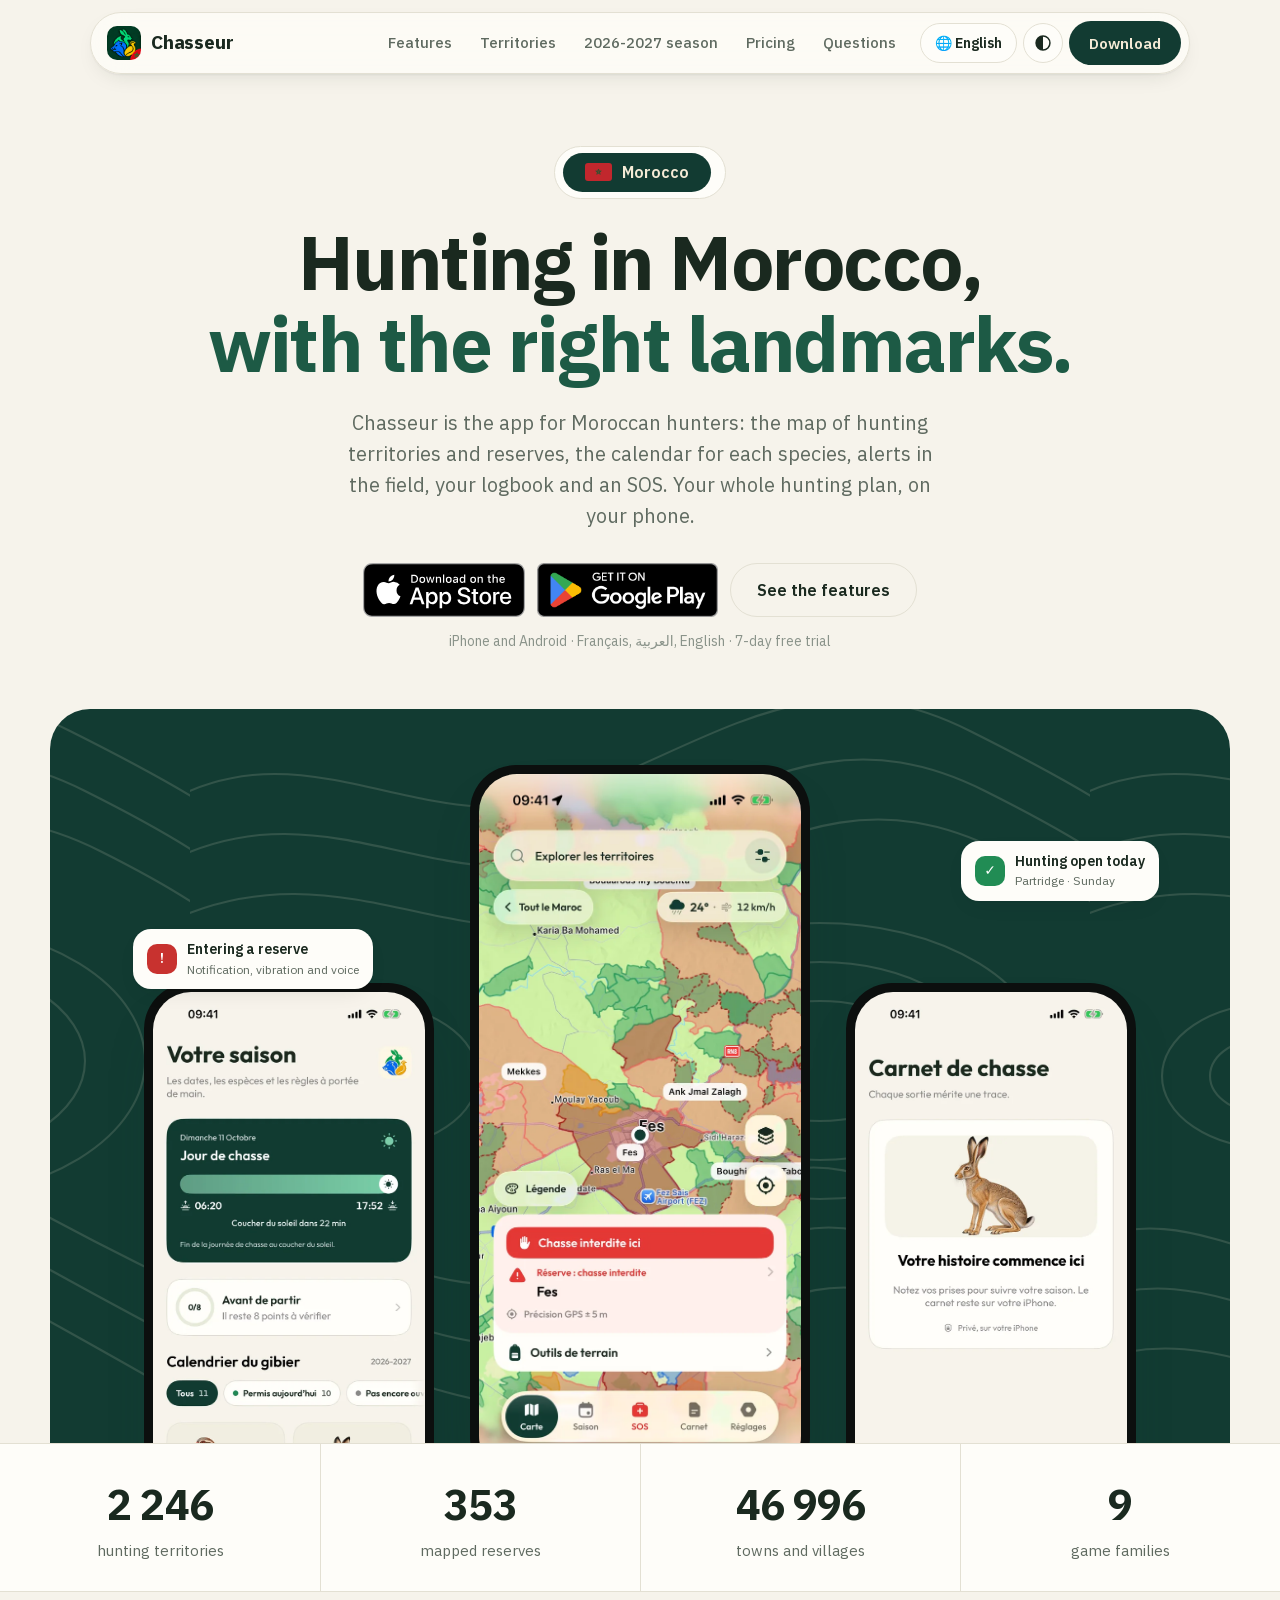
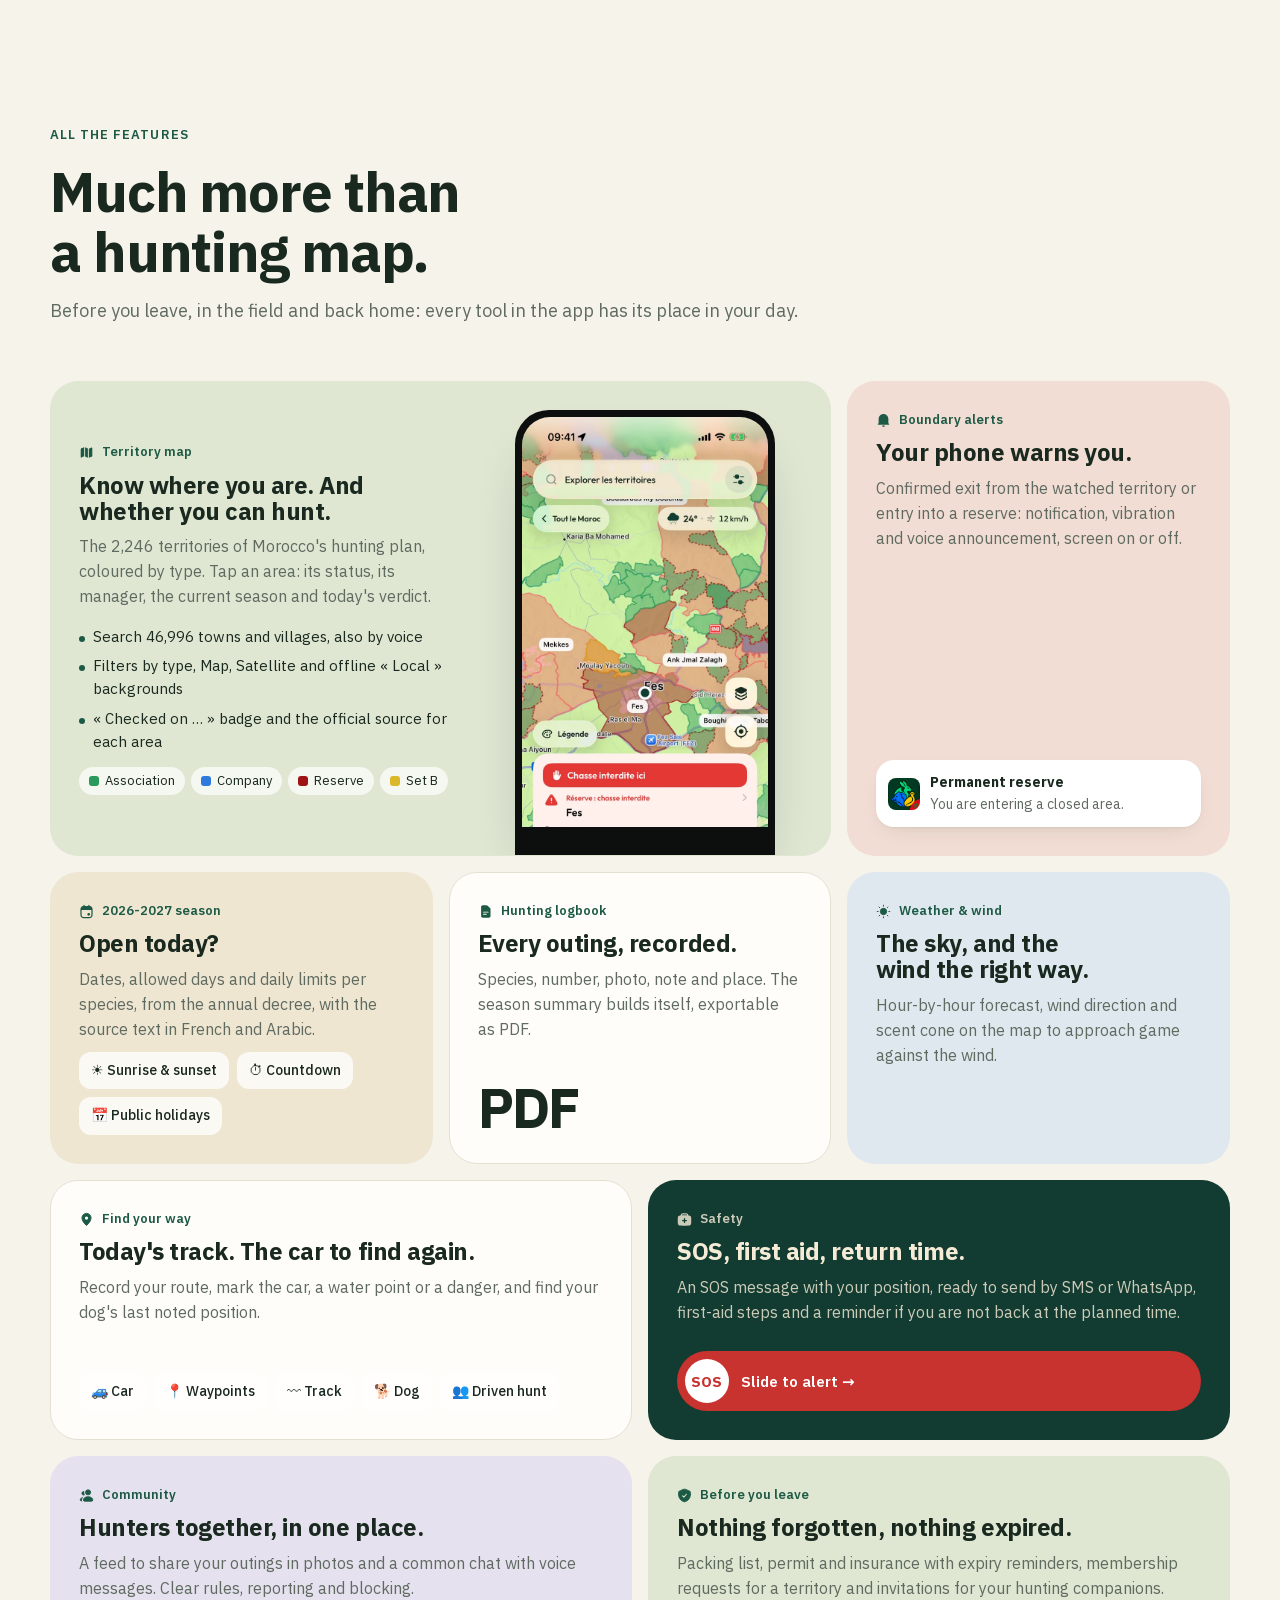
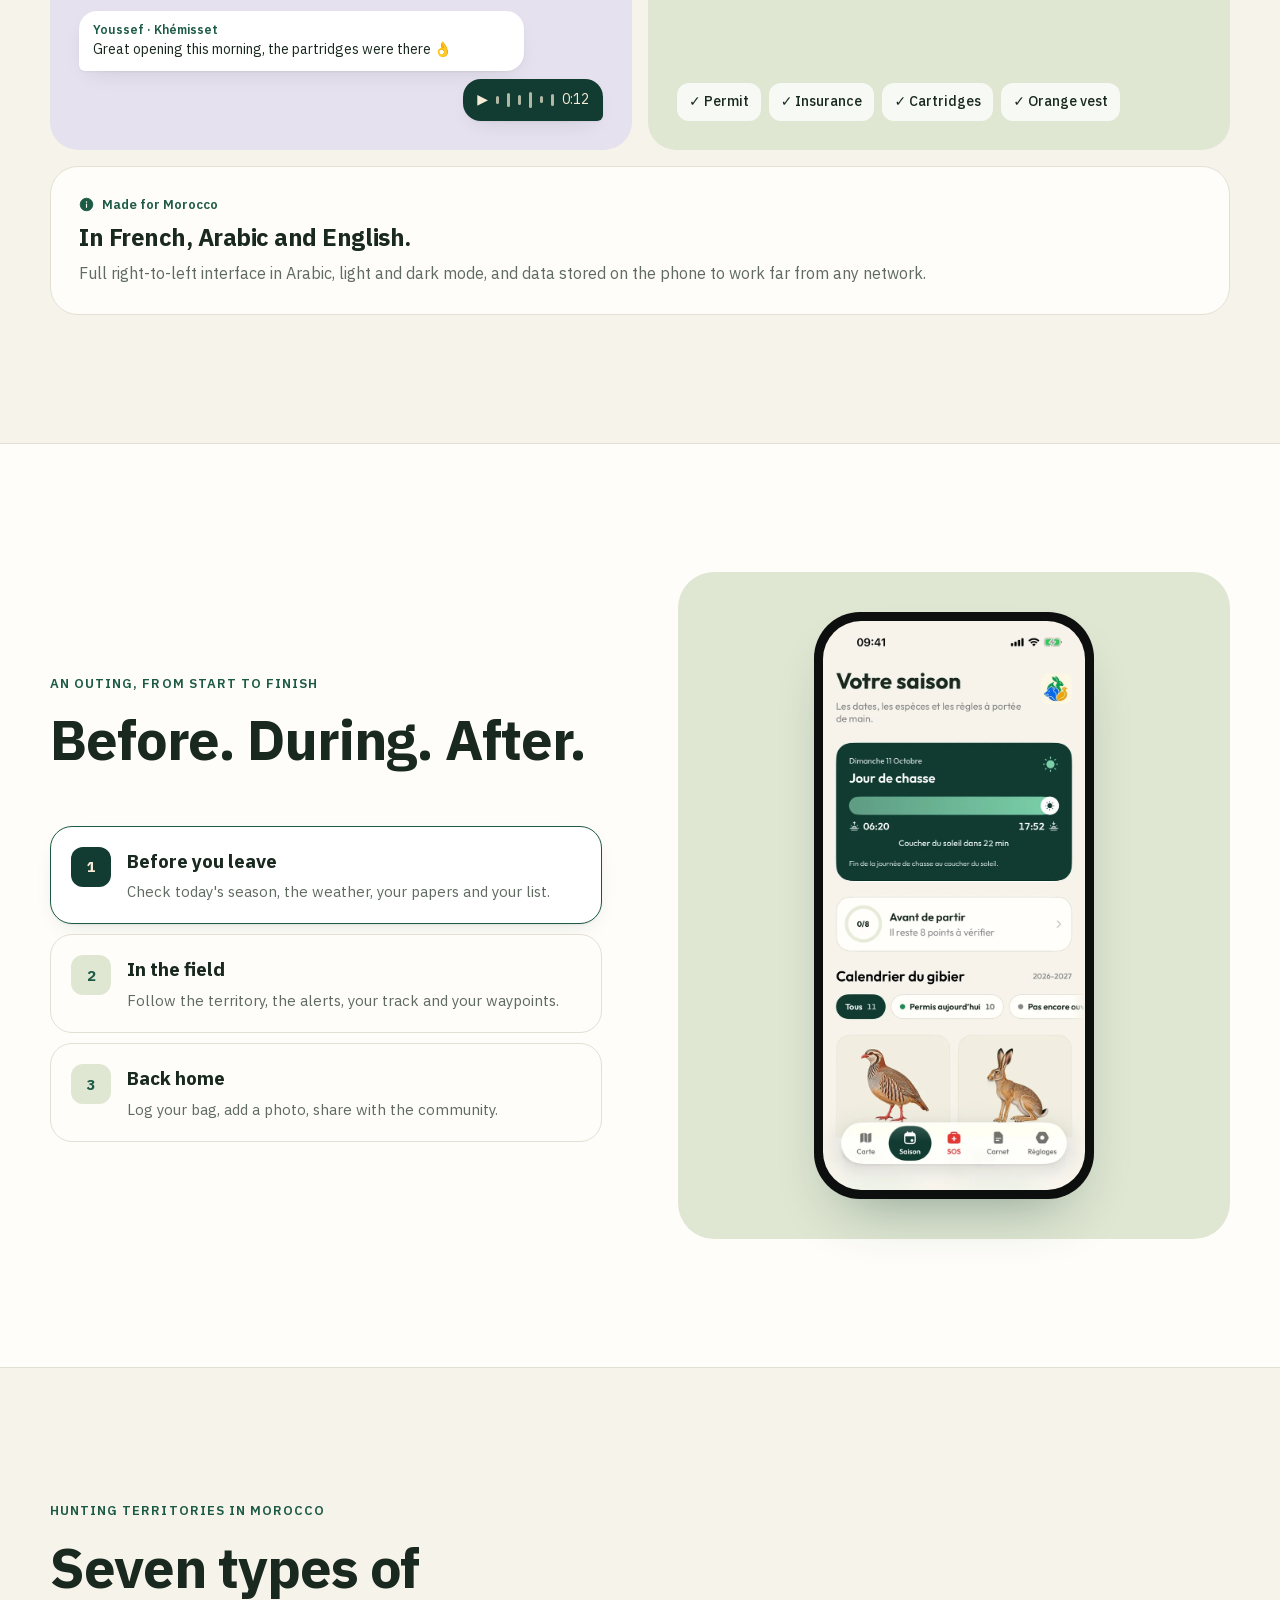
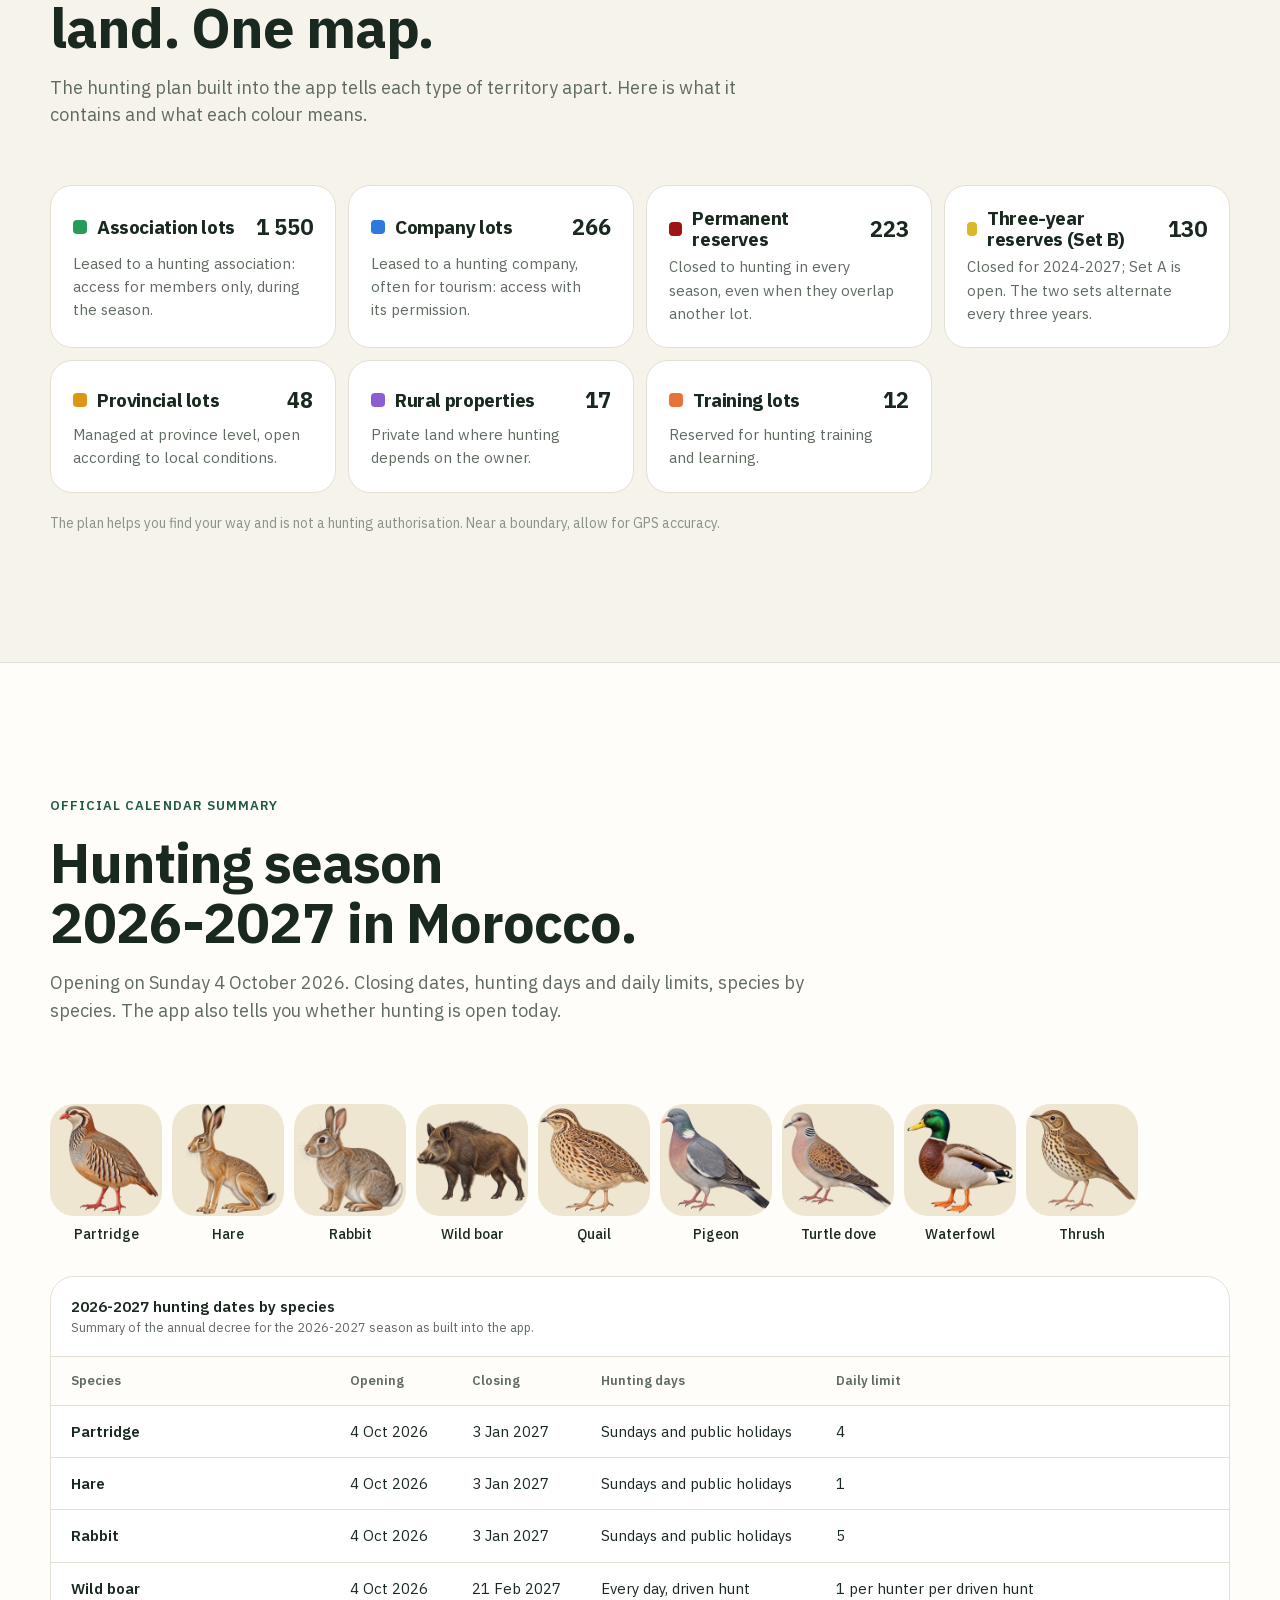
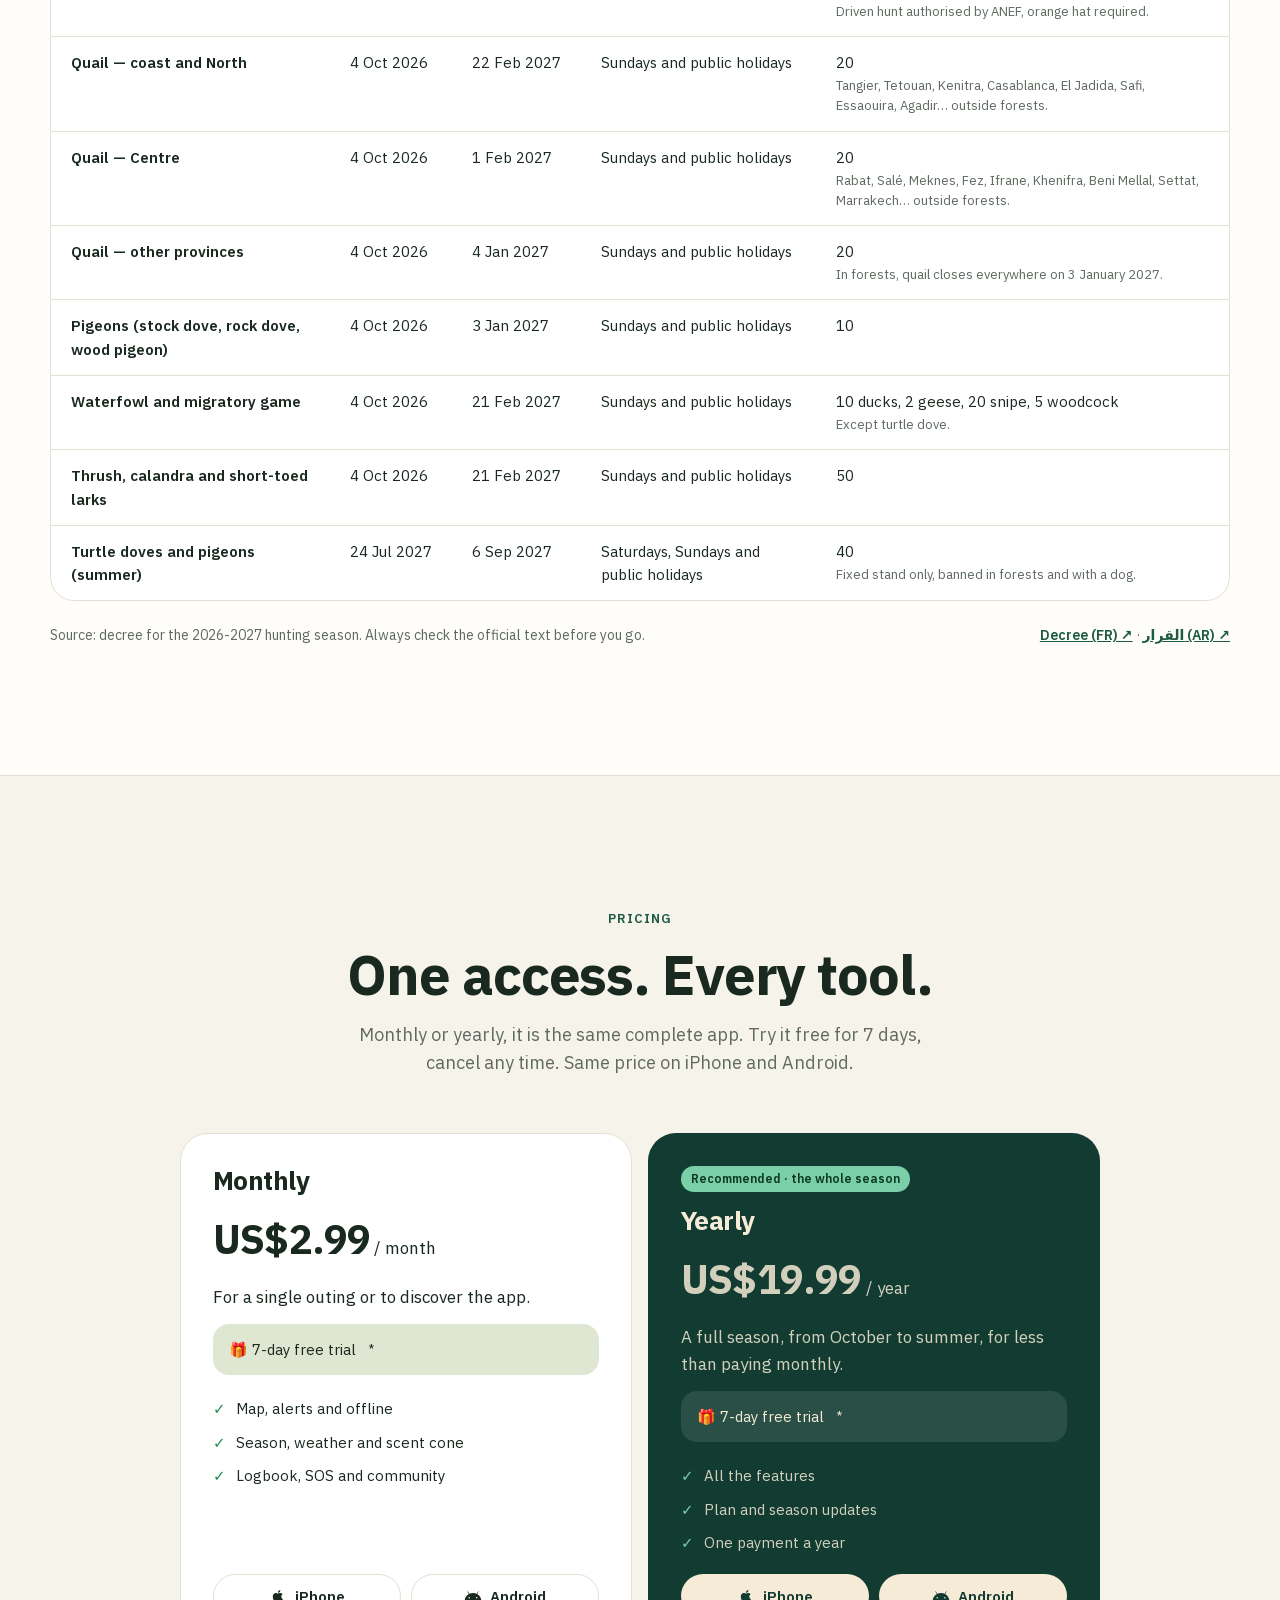
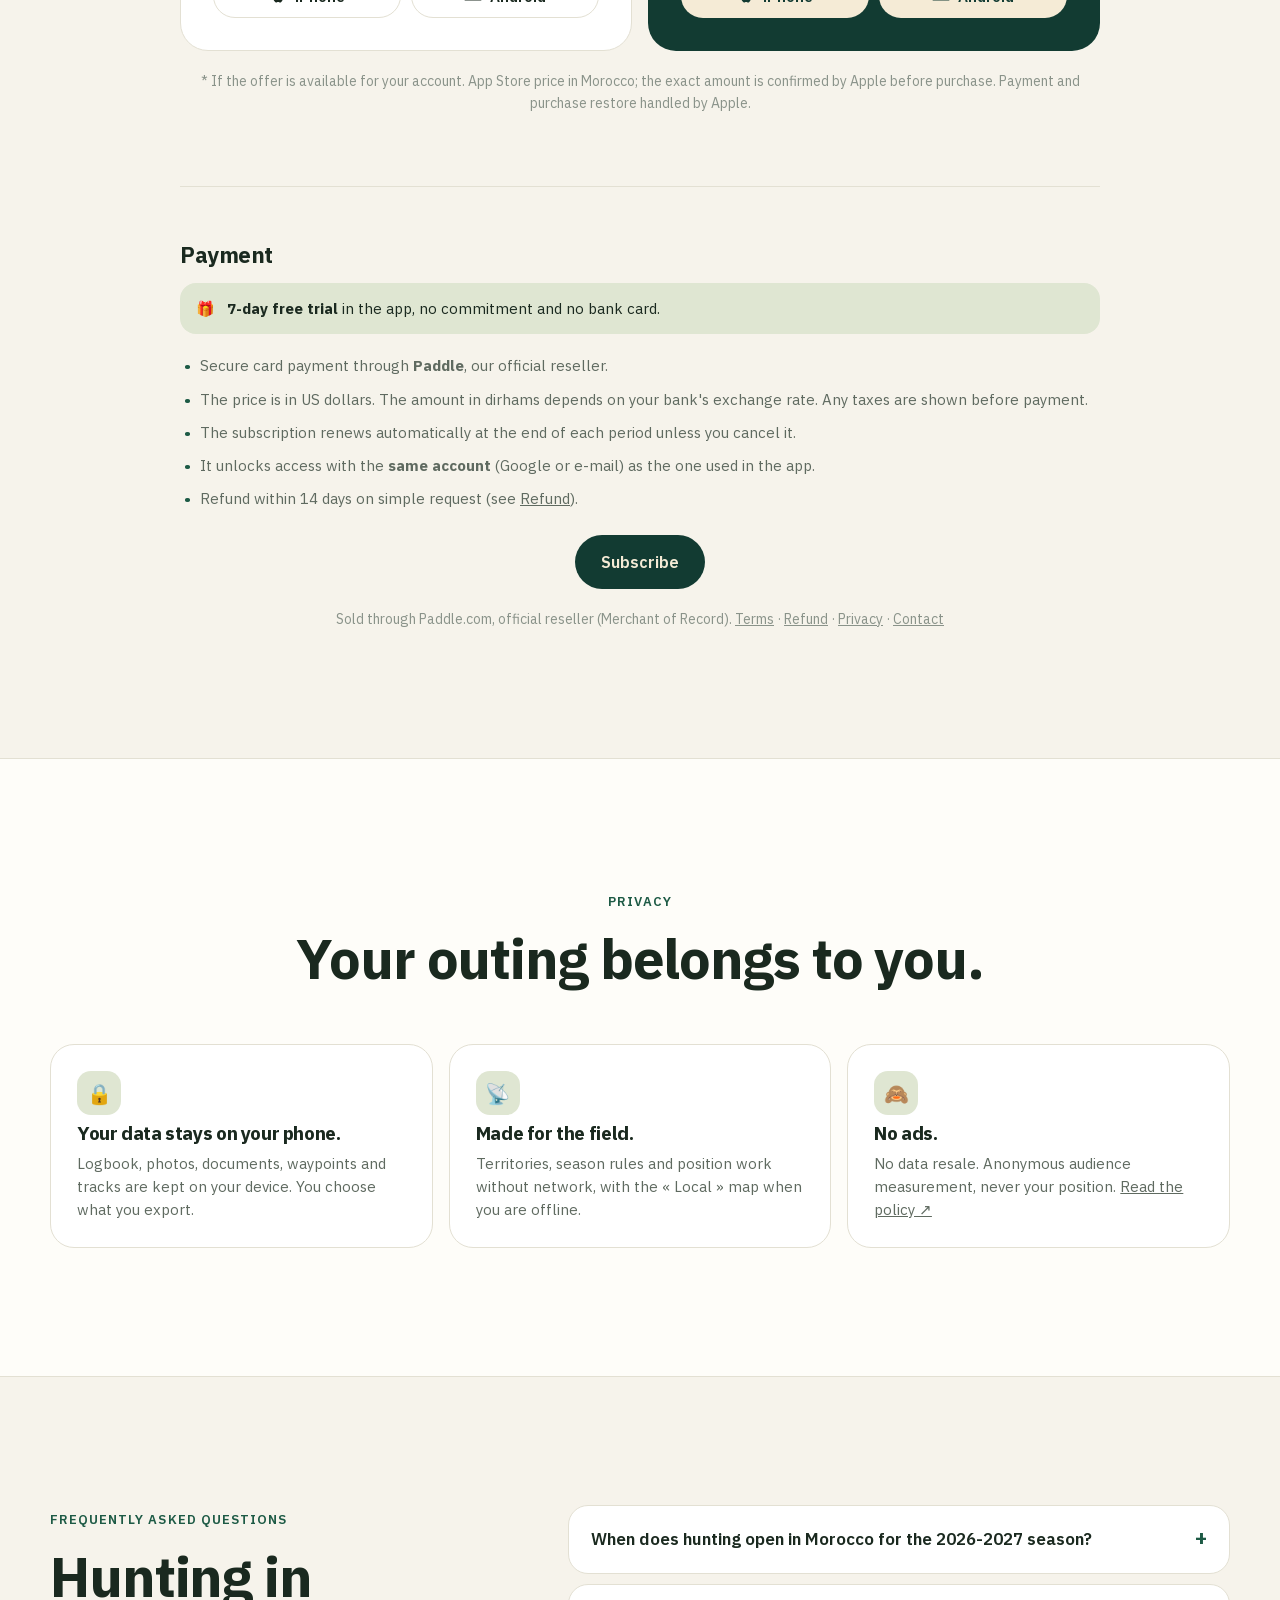
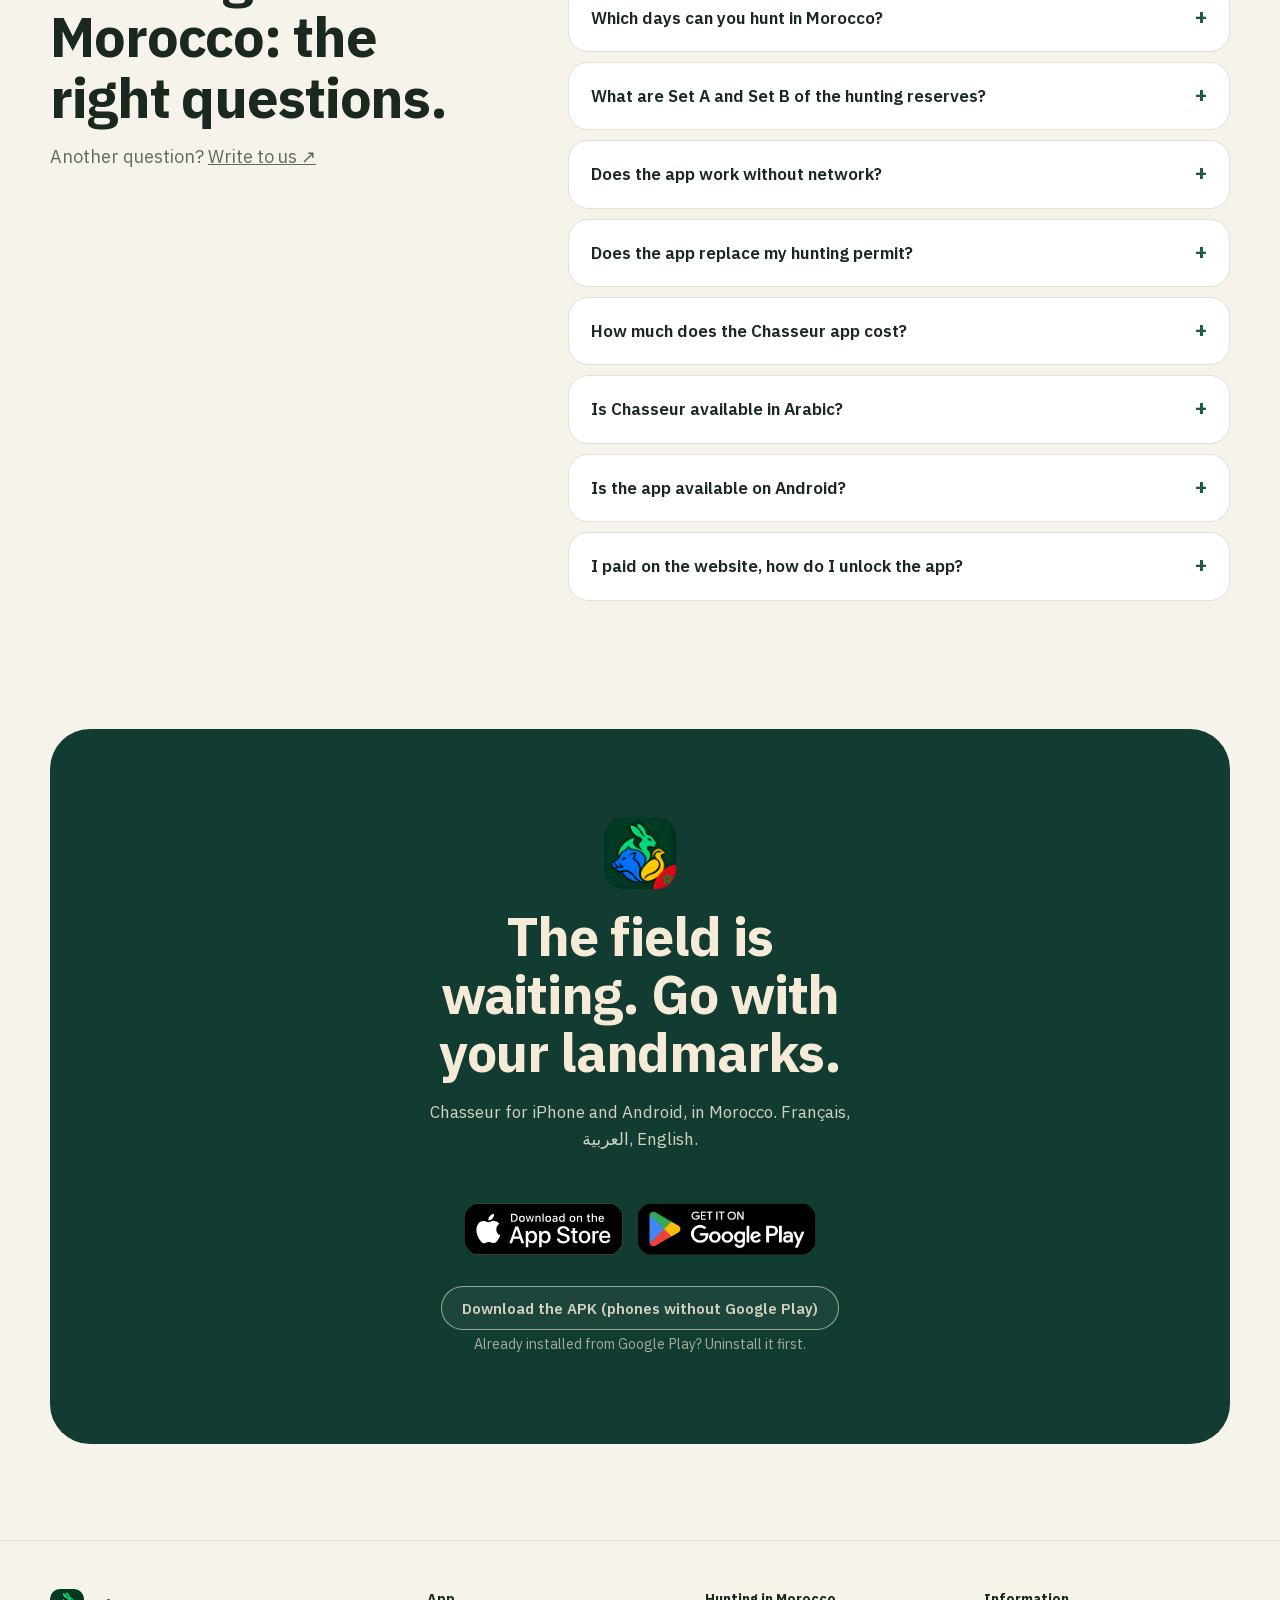
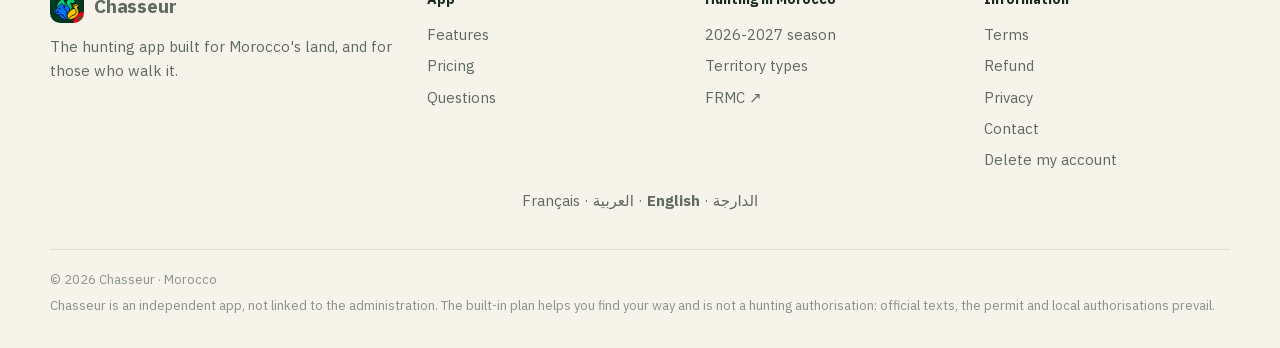
<file: en/index.html>
<!doctype html>
<!-- data-store="live": on the App Store since 13 Nov 2026 (the "soon" variants were removed then). -->
<html lang="en" dir="ltr" data-store="live" class="no-js">
  <head>
    <meta charset="utf-8" />
    <meta name="viewport" content="width=device-width,initial-scale=1,viewport-fit=cover" />
    <title>Chasseur</title>
    <meta name="description" content="The app for hunters in Morocco: map of 2,246 hunting territories and reserves, 2026-2027 season by species, boundary alerts, logbook, weather, SOS and community. 7-day free trial." />
    <link rel="canonical" href="https://chasseurmaroc.com/en/" />
    <link rel="alternate" hreflang="fr-MA" href="https://chasseurmaroc.com/" />
    <link rel="alternate" hreflang="ar-MA" href="https://chasseurmaroc.com/ar/" />
    <link rel="alternate" hreflang="en" href="https://chasseurmaroc.com/en/" />
    <link rel="alternate" hreflang="ar-MA" href="https://chasseurmaroc.com/ma/" />
    <link rel="alternate" hreflang="x-default" href="https://chasseurmaroc.com/" />
    <meta name="robots" content="index,follow,max-image-preview:large" />
    <meta name="keywords" content="application chasse Maroc, chasse au Maroc, carte de chasse Maroc, territoires de chasse Maroc, réserves de chasse, saison de chasse 2026-2027, ouverture de la chasse 2026 Maroc, calendrier de chasse Maroc, arrêté chasse 2026-2027, perdrix, sanglier, caille, tourterelle, chasseur marocain, تطبيق القنص, الصيد في المغرب" />
    <meta name="color-scheme" content="light dark" />
    <meta name="apple-mobile-web-app-title" content="Chasseur" />
    <meta name="geo.region" content="MA" />
    <meta name="geo.placename" content="Maroc" />
    <meta name="theme-color" content="#f6f3eb" media="(prefers-color-scheme: light)" />
    <meta name="theme-color" content="#0e1311" media="(prefers-color-scheme: dark)" />
    <meta name="apple-itunes-app" content="app-id=6821409206" />
    <meta property="og:type" content="website" />
    <meta property="og:site_name" content="Chasseur" />
    <meta property="og:locale" content="fr_MA" />
    <meta property="og:locale:alternate" content="ar_MA" />
    <meta property="og:url" content="https://chasseurmaroc.com/en/" />
    <meta property="og:title" content="Chasseur" />
    <meta property="og:description" content="The app for hunters in Morocco: map of 2,246 hunting territories and reserves, 2026-2027 season by species, boundary alerts, logbook, weather, SOS and community. 7-day free trial." />
    <meta property="og:image" content="https://chasseurmaroc.com/assets/img/social.jpg?v=2" />
    <meta property="og:image:type" content="image/jpeg" />
    <meta property="og:image:width" content="1200" />
    <meta property="og:image:height" content="630" />
    <meta property="og:image:alt" content="Chasseur, l’application de chasse au Maroc" />
    <meta name="twitter:card" content="summary_large_image" />
    <link rel="icon" href="/assets/img/favicon.png" type="image/png" />
    <link rel="apple-touch-icon" href="/assets/img/apple-touch-icon.png" />
    <link rel="manifest" href="/site.webmanifest" />
    <link rel="preload" href="/assets/fonts/plex-sans-latin.woff2" as="font" type="font/woff2" crossorigin />
    <script>
      try {
        var t = localStorage.getItem("theme");
        if (t === "light" || t === "dark") document.documentElement.dataset.theme = t;
      } catch (e) {}
    </script>
    <link rel="stylesheet" href="/landing.css" />
    <script src="/landing.js" defer></script>
  <style>.cta .store-badge img{clip-path:inset(1.5px round 9px);display:block}.cta .store-badge{background:#000;border-radius:9px;overflow:hidden;line-height:0}.lang-menu{position:relative}.lang-menu>summary{list-style:none;cursor:pointer;display:inline-flex;align-items:center;gap:6px;white-space:nowrap}.lang-menu>summary::-webkit-details-marker{display:none}.lang-menu ul{position:absolute;top:calc(100% + 8px);inset-inline-end:0;min-width:150px;margin:0;padding:6px;list-style:none;background:var(--surface,var(--canvas,#fff));border:1px solid rgba(127,127,127,.25);border-radius:14px;box-shadow:0 10px 30px rgba(0,0,0,.15);z-index:60}.lang-menu li a{display:block;padding:9px 12px;border-radius:10px;text-decoration:none;color:inherit;font-weight:500}.lang-menu li a:hover,.lang-menu li a[aria-current]{background:rgba(127,127,127,.14)}</style>
  </head>
  <body>
    <a class="skip" href="#contenu">Skip to content</a>

    <header class="nav" data-track-section="header">
      <a class="brand" href="/" aria-label="Chasseur, home"><img src="/assets/img/logo-96.png" width="34" height="34" alt="" />Chasseur</a>
      <nav class="nav-links" id="nav-links" aria-label="Main navigation">
        <a href="#fonctionnalites">Features</a>
        <a href="#territoires">Territories</a>
        <a href="#saison">2026-2027 season</a>
        <a href="#tarifs">Pricing</a>
        <a href="#questions">Questions</a>
      </nav>
      <div class="nav-actions">
        <details class="lang-menu"><summary class="chip" aria-label="Langue / اللغة / Language">🌐 English</summary><ul><li><a href="/" hreflang="fr">Français</a></li><li><a href="/ar/" hreflang="ar">العربية</a></li><li><a href="/en/" hreflang="en" aria-current="page">English</a></li><li><a href="/ma/" hreflang="ary">الدارجة</a></li></ul></details>
        <button class="chip chip-icon" type="button" data-theme-cycle aria-label="Appearance: System"><i class="icon" style="--i:url(/assets/icons/contrast.svg)" aria-hidden="true"></i></button>
        <a class="btn nav-cta" href="#telecharger" data-track="cta_clicked" data-track-place="nav">Download</a>
        <button class="menu" type="button" aria-expanded="false" aria-controls="nav-links" aria-label="Menu"><span></span><span></span></button>
      </div>
    </header>

    <main id="contenu">
      <!-- Hero -->
      <section class="hero" id="accueil" aria-labelledby="titre">
        <div class="wrap">
          <span class="pill"><b style="display:inline-flex;align-items:center;white-space:nowrap;font-size:16px;padding:7px 22px"><img src="/assets/img/flag-ma.svg" width="27" height="18" alt="" style="border-radius:3px;margin-inline-end:10px">Morocco</b></span>
          <h1 id="titre">Hunting in Morocco, <em>with the right landmarks.</em></h1>
          <p class="lead">Chasseur is the app for Moroccan hunters: the map of hunting territories and reserves, the calendar for each species, alerts in the field, your logbook and an SOS. Your whole hunting plan, on your phone.</p>
          <div class="hero-ctas">
            <a class="store store-badge" href="https://apps.apple.com/ma/app/chasseur-alertes-de-chasse/id6821409206" data-track="app_store_link_clicked" data-track-place="hero"><img src="/assets/img/app-store-badge-en.svg" width="171" height="54" alt="Download on the App Store" /></a>
            <a class="store store-badge" href="https://play.google.com/store/apps/details?id=com.jaberelferkh.planchasse" data-track="play_link_clicked"><img src="/assets/img/google-play-badge-en.png?v=2" width="182" height="54" style="height:54px;width:auto" alt="Get it on Google Play" /></a>
            <a class="btn btn-ghost btn-lg" href="#fonctionnalites" data-track="cta_clicked" data-track-place="hero_features">See the features</a>
          </div>
          <p class="hero-note">iPhone and Android · Français, العربية, English · 7-day free trial</p>
        </div>
        <div class="wrap">
          <div class="hero-stage">
            <div class="hero-float float-a"><span class="dot">!</span><span>Entering a reserve<small>Notification, vibration and voice</small></span></div>
            <div class="hero-float float-b"><span class="dot">✓</span><span>Hunting open today<small>Partridge · Sunday</small></span></div>
            <div class="phones">
              <div class="phone"><img class="only-light" src="/assets/img/screen-season.webp" width="660" height="1435" alt="Season screen: hunting calendar by species and sun times" /><img class="only-dark" src="/assets/img/screen-season-dark.webp" width="660" height="1435" alt="" loading="lazy" /></div>
              <div class="phone"><img class="only-light" src="/assets/img/screen-map.webp" width="660" height="1435" fetchpriority="high" alt="Map screen: coloured hunting territories, reserves and GPS position in Morocco" /><img class="only-dark" src="/assets/img/screen-map-dark.webp" width="660" height="1435" alt="" loading="lazy" /></div>
              <div class="phone"><img class="only-light" src="/assets/img/screen-logbook.webp" width="660" height="1435" alt="Logbook screen: season bag, photos and statistics" /><img class="only-dark" src="/assets/img/screen-logbook-dark.webp" width="660" height="1435" alt="" loading="lazy" /></div>
            </div>
          </div>
        </div>
      </section>

      <section class="stats" aria-label="The built-in hunting plan">
        <div><strong>2 246</strong><span>hunting territories</span></div>
        <div><strong>353</strong><span>mapped reserves</span></div>
        <div><strong>46 996</strong><span>towns and villages</span></div>
        <div><strong>9</strong><span>game families</span></div>
      </section>

      <!-- Features -->
      <section class="section" id="fonctionnalites" aria-labelledby="f-titre">
        <div class="wrap">
          <div class="head reveal">
            <span class="eyebrow">All the features</span>
            <h2 id="f-titre">Much more than a hunting map.</h2>
            <p>Before you leave, in the field and back home: every tool in the app has its place in your day.</p>
          </div>

          <div class="bento">
            <article class="card span-4 tint-sage card-split reveal">
              <div>
                <span class="tag"><i class="icon" style="--i:url(/assets/icons/map.svg)"></i>Territory map</span>
                <h3>Know where you are. And whether you can hunt.</h3>
                <p>The 2,246 territories of Morocco's hunting plan, coloured by type. Tap an area: its status, its manager, the current season and today's verdict.</p>
                <ul>
                  <li>Search 46,996 towns and villages, also by voice</li>
                  <li>Filters by type, Map, Satellite and offline « Local » backgrounds</li>
                  <li>« Checked on … » badge and the official source for each area</li>
                </ul>
                <div class="legend">
                  <span><i style="--c:var(--cat-association)"></i>Association</span>
                  <span><i style="--c:var(--cat-company)"></i>Company</span>
                  <span><i style="--c:var(--cat-reserve)"></i>Reserve</span>
                  <span><i style="--c:var(--cat-rotation)"></i>Set B</span>
                </div>
              </div>
              <div class="card-shot"><img class="only-light" src="/assets/img/screen-map.webp" width="660" height="1435" loading="lazy" alt="Map of hunting territories in the app" /><img class="only-dark" src="/assets/img/screen-map-dark.webp" width="660" height="1435" loading="lazy" alt="" /></div>
            </article>

            <article class="card span-2 tint-clay reveal">
              <span class="tag"><i class="icon" style="--i:url(/assets/icons/bell.svg)"></i>Boundary alerts</span>
              <h3>Your phone warns you.</h3>
              <p>Confirmed exit from the watched territory or entry into a reserve: notification, vibration and voice announcement, screen on or off.</p>
              <div class="alert-demo" aria-hidden="true">
                <div class="notif"><img src="/assets/img/apple-touch-icon.png" alt="" /><div><b>Permanent reserve</b><span>You are entering a closed area.</span></div></div>
              </div>
            </article>

            <article class="card span-2 tint-sand reveal">
              <span class="tag"><i class="icon" style="--i:url(/assets/icons/calendar.svg)"></i>2026-2027 season</span>
              <h3>Open today?</h3>
              <p>Dates, allowed days and daily limits per species, from the annual decree, with the source text in French and Arabic.</p>
              <div class="mini-list"><span>☀ Sunrise &amp; sunset</span><span>⏱ Countdown</span><span>📅 Public holidays</span></div>
            </article>

            <article class="card span-2 reveal">
              <span class="tag"><i class="icon" style="--i:url(/assets/icons/journal.svg)"></i>Hunting logbook</span>
              <h3>Every outing, recorded.</h3>
              <p>Species, number, photo, note and place. The season summary builds itself, exportable as PDF.</p>
              <div class="big-num">PDF</div>
            </article>

            <article class="card span-2 tint-sky reveal">
              <span class="tag"><i class="icon" style="--i:url(/assets/icons/sun.svg)"></i>Weather &amp; wind</span>
              <h3>The sky, and the wind the right way.</h3>
              <p>Hour-by-hour forecast, wind direction and scent cone on the map to approach game against the wind.</p>
            </article>

            <article class="card span-3 reveal">
              <span class="tag"><i class="icon" style="--i:url(/assets/icons/pin.svg)"></i>Find your way</span>
              <h3>Today's track. The car to find again.</h3>
              <p>Record your route, mark the car, a water point or a danger, and find your dog's last noted position.</p>
              <div class="mini-list"><span>🚙 Car</span><span>📍 Waypoints</span><span>〰 Track</span><span>🐕 Dog</span><span>👥 Driven hunt</span></div>
            </article>

            <article class="card span-3 tint-forest reveal">
              <span class="tag"><i class="icon" style="--i:url(/assets/icons/firstAid.svg)"></i>Safety</span>
              <h3>SOS, first aid, return time.</h3>
              <p>An SOS message with your position, ready to send by SMS or WhatsApp, first-aid steps and a reminder if you are not back at the planned time.</p>
              <div class="sos-btn" aria-hidden="true"><span>SOS</span><span>Slide to alert →</span></div>
            </article>

            <article class="card span-3 tint-lilac reveal">
              <span class="tag"><i class="icon" style="--i:url(/assets/icons/group.svg)"></i>Community</span>
              <h3>Hunters together, in one place.</h3>
              <p>A feed to share your outings in photos and a common chat with voice messages. Clear rules, reporting and blocking.</p>
              <div class="chat" aria-hidden="true">
                <div class="bubble"><small>Youssef · Khémisset</small>Great opening this morning, the partridges were there 👌</div>
                <div class="bubble me"><span class="voice">▶ <i style="height:8px"></i><i style="height:14px"></i><i style="height:10px"></i><i style="height:16px"></i><i style="height:7px"></i><i style="height:12px"></i> 0:12</span></div>
              </div>
            </article>

            <article class="card span-3 tint-sage reveal">
              <span class="tag"><i class="icon" style="--i:url(/assets/icons/shield.svg)"></i>Before you leave</span>
              <h3>Nothing forgotten, nothing expired.</h3>
              <p>Packing list, permit and insurance with expiry reminders, membership requests for a territory and invitations for your hunting companions.</p>
              <div class="mini-list"><span>✓ Permit</span><span>✓ Insurance</span><span>✓ Cartridges</span><span>✓ Orange vest</span></div>
            </article>

            <article class="card span-6 reveal" style="min-height:0">
              <span class="tag"><i class="icon" style="--i:url(/assets/icons/info.svg)"></i>Made for Morocco</span>
              <h3>In French, Arabic and English.</h3>
              <p>Full right-to-left interface in Arabic, light and dark mode, and data stored on the phone to work far from any network.</p>
            </article>
          </div>
        </div>
      </section>

      <!-- Journey -->
      <section class="section section-alt" id="sortie" aria-labelledby="s-titre">
        <div class="wrap steps">
          <div>
            <div class="head reveal">
              <span class="eyebrow">An outing, from start to finish</span>
              <h2 id="s-titre">Before. During. After.</h2>
            </div>
            <div class="step-tabs" role="tablist" aria-label="The steps of an outing">
              <button class="step" role="tab" aria-selected="true" data-step="season" data-alt="Season screen: calendar by species" data-track="journey_step_selected" data-track-step="before"><span class="n">1</span><b>Before you leave</b><span>Check today's season, the weather, your papers and your list.</span></button>
              <button class="step" role="tab" aria-selected="false" tabindex="-1" data-step="map" data-alt="Map screen: territory and position" data-track="journey_step_selected" data-track-step="during"><span class="n">2</span><b>In the field</b><span>Follow the territory, the alerts, your track and your waypoints.</span></button>
              <button class="step" role="tab" aria-selected="false" tabindex="-1" data-step="logbook" data-alt="Logbook screen: season bag" data-track="journey_step_selected" data-track-step="after"><span class="n">3</span><b>Back home</b><span>Log your bag, add a photo, share with the community.</span></button>
            </div>
          </div>
          <div class="step-visual reveal">
            <div class="phone"><img class="only-light" data-step-shot src="/assets/img/screen-season.webp" width="660" height="1435" loading="lazy" alt="Season screen: calendar by species" /><img class="only-dark" data-step-shot src="/assets/img/screen-season-dark.webp" width="660" height="1435" loading="lazy" alt="" /></div>
          </div>
        </div>
      </section>

      <!-- Territories -->
      <section class="section" id="territoires" aria-labelledby="t-titre">
        <div class="wrap">
          <div class="head reveal">
            <span class="eyebrow">Hunting territories in Morocco</span>
            <h2 id="t-titre">Seven types of land. One map.</h2>
            <p>The hunting plan built into the app tells each type of territory apart. Here is what it contains and what each colour means.</p>
          </div>
          <div class="zones">
            <article class="zone reveal" style="--c:var(--cat-association)"><header><h3>Association lots</h3><strong>1 550</strong></header><p>Leased to a hunting association: access for members only, during the season.</p></article>
            <article class="zone reveal" style="--c:var(--cat-company)"><header><h3>Company lots</h3><strong>266</strong></header><p>Leased to a hunting company, often for tourism: access with its permission.</p></article>
            <article class="zone reveal" style="--c:var(--cat-reserve)"><header><h3>Permanent reserves</h3><strong>223</strong></header><p>Closed to hunting in every season, even when they overlap another lot.</p></article>
            <article class="zone reveal" style="--c:var(--cat-rotation)"><header><h3>Three-year reserves (Set B)</h3><strong>130</strong></header><p>Closed for 2024-2027; Set A is open. The two sets alternate every three years.</p></article>
            <article class="zone reveal" style="--c:var(--cat-provincial)"><header><h3>Provincial lots</h3><strong>48</strong></header><p>Managed at province level, open according to local conditions.</p></article>
            <article class="zone reveal" style="--c:var(--cat-rural)"><header><h3>Rural properties</h3><strong>17</strong></header><p>Private land where hunting depends on the owner.</p></article>
            <article class="zone reveal" style="--c:var(--cat-teaching)"><header><h3>Training lots</h3><strong>12</strong></header><p>Reserved for hunting training and learning.</p></article>
          </div>
          <p class="note">The plan helps you find your way and is not a hunting authorisation. Near a boundary, allow for GPS accuracy.</p>
        </div>
      </section>

      <!-- Season -->
      <section class="section section-alt" id="saison" aria-labelledby="c-titre">
        <div class="wrap season-grid">
          <div class="head reveal">
            <span class="eyebrow">Official calendar summary</span>
            <h2 id="c-titre">Hunting season <span style="white-space:nowrap">2026-2027</span> in Morocco.</h2>
            <p>Opening on Sunday 4 October 2026. Closing dates, hunting days and daily limits, species by species. The app also tells you whether hunting is open today.</p>
          </div>
          <div class="species-row reveal" aria-label="Game in Morocco">
            <figure><img src="/assets/img/wildlife-partridge.webp" width="180" height="180" loading="lazy" alt="Barbary partridge" /><figcaption>Partridge</figcaption></figure>
            <figure><img src="/assets/img/wildlife-hare.webp" width="180" height="180" loading="lazy" alt="Hare" /><figcaption>Hare</figcaption></figure>
            <figure><img src="/assets/img/wildlife-rabbit.webp" width="180" height="180" loading="lazy" alt="European rabbit" /><figcaption>Rabbit</figcaption></figure>
            <figure><img src="/assets/img/wildlife-boar.webp" width="180" height="180" loading="lazy" alt="Wild boar" /><figcaption>Wild boar</figcaption></figure>
            <figure><img src="/assets/img/wildlife-quail.webp" width="180" height="180" loading="lazy" alt="Common quail" /><figcaption>Quail</figcaption></figure>
            <figure><img src="/assets/img/wildlife-pigeon.webp" width="180" height="180" loading="lazy" alt="Wood pigeon" /><figcaption>Pigeon</figcaption></figure>
            <figure><img src="/assets/img/wildlife-dove.webp" width="180" height="180" loading="lazy" alt="European turtle dove" /><figcaption>Turtle dove</figcaption></figure>
            <figure><img src="/assets/img/wildlife-duck.webp" width="180" height="180" loading="lazy" alt="Duck, waterfowl" /><figcaption>Waterfowl</figcaption></figure>
            <figure><img src="/assets/img/wildlife-thrush.webp" width="180" height="180" loading="lazy" alt="Thrush" /><figcaption>Thrush</figcaption></figure>
          </div>
          <div class="table-wrap reveal">
            <table>
              <caption>2026-2027 hunting dates by species<small>Summary of the annual decree for the 2026-2027 season as built into the app.</small></caption>
              <thead><tr><th scope="col">Species</th><th scope="col">Opening</th><th scope="col">Closing</th><th scope="col">Hunting days</th><th scope="col">Daily limit</th></tr></thead>
              <tbody>
                <tr><th scope="row">Partridge</th><td data-label="Ouverture">4 Oct 2026</td><td data-label="Fermeture">3 Jan 2027</td><td data-label="Jours de chasse">Sundays and public holidays</td><td data-label="Limite par jour">4</td></tr>
                <tr><th scope="row">Hare</th><td data-label="Ouverture">4 Oct 2026</td><td data-label="Fermeture">3 Jan 2027</td><td data-label="Jours de chasse">Sundays and public holidays</td><td data-label="Limite par jour">1</td></tr>
                <tr><th scope="row">Rabbit</th><td data-label="Ouverture">4 Oct 2026</td><td data-label="Fermeture">3 Jan 2027</td><td data-label="Jours de chasse">Sundays and public holidays</td><td data-label="Limite par jour">5</td></tr>
                <tr><th scope="row">Wild boar</th><td data-label="Ouverture">4 Oct 2026</td><td data-label="Fermeture">21 Feb 2027</td><td data-label="Jours de chasse">Every day, driven hunt</td><td data-label="Limite par jour">1 per hunter per driven hunt<small>Driven hunt authorised by ANEF, orange hat required.</small></td></tr>
                <tr><th scope="row">Quail — coast and North</th><td data-label="Ouverture">4 Oct 2026</td><td data-label="Fermeture">22 Feb 2027</td><td data-label="Jours de chasse">Sundays and public holidays</td><td data-label="Limite par jour">20<small>Tangier, Tetouan, Kenitra, Casablanca, El Jadida, Safi, Essaouira, Agadir… outside forests.</small></td></tr>
                <tr><th scope="row">Quail — Centre</th><td data-label="Ouverture">4 Oct 2026</td><td data-label="Fermeture">1 Feb 2027</td><td data-label="Jours de chasse">Sundays and public holidays</td><td data-label="Limite par jour">20<small>Rabat, Salé, Meknes, Fez, Ifrane, Khenifra, Beni Mellal, Settat, Marrakech… outside forests.</small></td></tr>
                <tr><th scope="row">Quail — other provinces</th><td data-label="Ouverture">4 Oct 2026</td><td data-label="Fermeture">4 Jan 2027</td><td data-label="Jours de chasse">Sundays and public holidays</td><td data-label="Limite par jour">20<small>In forests, quail closes everywhere on 3 January 2027.</small></td></tr>
                <tr><th scope="row">Pigeons (stock dove, rock dove, wood pigeon)</th><td data-label="Ouverture">4 Oct 2026</td><td data-label="Fermeture">3 Jan 2027</td><td data-label="Jours de chasse">Sundays and public holidays</td><td data-label="Limite par jour">10</td></tr>
                <tr><th scope="row">Waterfowl and migratory game</th><td data-label="Ouverture">4 Oct 2026</td><td data-label="Fermeture">21 Feb 2027</td><td data-label="Jours de chasse">Sundays and public holidays</td><td data-label="Limite par jour">10 ducks, 2 geese, 20 snipe, 5 woodcock<small>Except turtle dove.</small></td></tr>
                <tr><th scope="row">Thrush, calandra and short-toed larks</th><td data-label="Ouverture">4 Oct 2026</td><td data-label="Fermeture">21 Feb 2027</td><td data-label="Jours de chasse">Sundays and public holidays</td><td data-label="Limite par jour">50</td></tr>
                <tr><th scope="row">Turtle doves and pigeons (summer)</th><td data-label="Ouverture">24 Jul 2027</td><td data-label="Fermeture">6 Sep 2027</td><td data-label="Jours de chasse">Saturdays, Sundays and public holidays</td><td data-label="Limite par jour">40<small>Fixed stand only, banned in forests and with a dog.</small></td></tr>
              </tbody>
            </table>
          </div>
          <div class="season-foot">
            <span>Source: decree for the 2026-2027 hunting season. Always check the official text before you go.</span>
            <span><a href="https://frmc.ma/wp-content/uploads/2026/09/Arrete-2026-2027-FR.pdf" rel="noopener" data-track="decree_opened" data-track-language="fr">Decree (FR) ↗</a> · <a href="https://frmc.ma/wp-content/uploads/2026/09/Arrete-2026-2027-AR.pdf" rel="noopener" lang="ar" data-track="decree_opened" data-track-language="ar">القرار (AR) ↗</a></span>
          </div>
        </div>
      </section>

      <!-- Pricing -->
      <section class="section" id="tarifs" aria-labelledby="p-titre">
        <div class="wrap">
          <div class="head center reveal">
            <span class="eyebrow">Pricing</span>
            <h2 id="p-titre">One access. Every tool.</h2>
            <p>Monthly or yearly, it is the same complete app. Try it free for 7 days, cancel any time. Same price on iPhone and Android.</p>
          </div>
          <div class="pricing">
            <article class="price-card reveal">
              <h3>Monthly</h3>
              <p class="price"><strong>US$2.99</strong> / month</p>
              <p>For a single outing or to discover the app.</p>
              <div class="trial">🎁 7-day free trial<sup>*</sup></div>
              <ul><li>Map, alerts and offline</li><li>Season, weather and scent cone</li><li>Logbook, SOS and community</li></ul>
              <div class="plat-buttons" style="display:flex;gap:10px;margin-top:auto;padding-top:6px"><a class="btn btn-ghost" style="flex:1;display:inline-flex;align-items:center;justify-content:center;gap:8px" href="https://apps.apple.com/ma/app/chasseur-alertes-de-chasse/id6821409206" data-track="plan_selected" data-track-plan="monthly"><svg viewBox="0 0 24 24" width="18" height="18" aria-hidden="true" fill="currentColor"><path d="M16.37 12.75c-.02-2.1 1.72-3.11 1.8-3.16-.98-1.43-2.5-1.63-3.04-1.65-1.29-.13-2.52.76-3.18.76-.66 0-1.67-.74-2.75-.72-1.41.02-2.72.82-3.45 2.09-1.47 2.55-.38 6.33 1.06 8.4.7 1.01 1.53 2.15 2.62 2.11 1.05-.04 1.45-.68 2.72-.68 1.27 0 1.63.68 2.74.66 1.13-.02 1.85-1.03 2.54-2.05.8-1.17 1.13-2.3 1.15-2.36-.03-.01-2.2-.85-2.22-3.36zM14.3 6.58c.58-.7.97-1.68.86-2.65-.83.03-1.84.55-2.44 1.25-.53.62-1 1.61-.88 2.56.93.07 1.88-.47 2.46-1.16z"/></svg>iPhone</a><a class="btn btn-ghost" style="flex:1;display:inline-flex;align-items:center;justify-content:center;gap:8px" href="https://pay.rev.cat/xzavxbnoljagltmg/" data-track="android_plan_selected" data-track-plan="monthly"><svg viewBox="0 0 24 24" width="18" height="18" aria-hidden="true" fill="currentColor"><path d="M17.6 9.48l1.84-3.18a.38.38 0 0 0-.65-.38l-1.86 3.22A11.4 11.4 0 0 0 12 8.13c-1.77 0-3.43.37-4.93 1.01L5.21 5.92a.38.38 0 0 0-.65.38L6.4 9.48C3.29 11.18 1.17 14.32.84 18h22.32c-.33-3.68-2.45-6.82-5.56-8.52zM7 15.25a1 1 0 1 1 0-2 1 1 0 0 1 0 2zm10 0a1 1 0 1 1 0-2 1 1 0 0 1 0 2z"/></svg>Android</a></div>
            </article>
            <article class="price-card featured reveal">
              <span class="badge">Recommended · the whole season</span>
              <h3>Yearly</h3>
              <p class="price"><strong>US$19.99</strong> / year</p>
              <p>A full season, from October to summer, for less than paying monthly.</p>
              <div class="trial">🎁 7-day free trial<sup>*</sup></div>
              <ul><li>All the features</li><li>Plan and season updates</li><li>One payment a year</li></ul>
              <div class="plat-buttons" style="display:flex;gap:10px;margin-top:auto;padding-top:6px"><a class="btn" style="flex:1;display:inline-flex;align-items:center;justify-content:center;gap:8px" href="https://apps.apple.com/ma/app/chasseur-alertes-de-chasse/id6821409206" data-track="plan_selected" data-track-plan="annual"><svg viewBox="0 0 24 24" width="18" height="18" aria-hidden="true" fill="currentColor"><path d="M16.37 12.75c-.02-2.1 1.72-3.11 1.8-3.16-.98-1.43-2.5-1.63-3.04-1.65-1.29-.13-2.52.76-3.18.76-.66 0-1.67-.74-2.75-.72-1.41.02-2.72.82-3.45 2.09-1.47 2.55-.38 6.33 1.06 8.4.7 1.01 1.53 2.15 2.62 2.11 1.05-.04 1.45-.68 2.72-.68 1.27 0 1.63.68 2.74.66 1.13-.02 1.85-1.03 2.54-2.05.8-1.17 1.13-2.3 1.15-2.36-.03-.01-2.2-.85-2.22-3.36zM14.3 6.58c.58-.7.97-1.68.86-2.65-.83.03-1.84.55-2.44 1.25-.53.62-1 1.61-.88 2.56.93.07 1.88-.47 2.46-1.16z"/></svg>iPhone</a><a class="btn" style="flex:1;display:inline-flex;align-items:center;justify-content:center;gap:8px" href="https://pay.rev.cat/xzavxbnoljagltmg/" data-track="android_plan_selected" data-track-plan="annual"><svg viewBox="0 0 24 24" width="18" height="18" aria-hidden="true" fill="currentColor"><path d="M17.6 9.48l1.84-3.18a.38.38 0 0 0-.65-.38l-1.86 3.22A11.4 11.4 0 0 0 12 8.13c-1.77 0-3.43.37-4.93 1.01L5.21 5.92a.38.38 0 0 0-.65.38L6.4 9.48C3.29 11.18 1.17 14.32.84 18h22.32c-.33-3.68-2.45-6.82-5.56-8.52zM7 15.25a1 1 0 1 1 0-2 1 1 0 0 1 0 2zm10 0a1 1 0 1 1 0-2 1 1 0 0 1 0 2z"/></svg>Android</a></div>
            </article>
          </div>
          <p class="pricing-note">* If the offer is available for your account. App Store price in Morocco; the exact amount is confirmed by Apple before purchase. Payment and purchase restore handled by Apple.</p>

          <div class="android-pricing" id="android">
            <h3 class="pricing-platform reveal">Payment</h3>
            <div class="trial trial-wide reveal">🎁 <span><strong>7-day free trial</strong> in the app, no commitment and no bank card.</span></div>
            <ul class="pricing-terms reveal">
              <li>Secure card payment through <strong>Paddle</strong>, our official reseller.</li>
              <li>The price is in US dollars. The amount in dirhams depends on your bank's exchange rate. Any taxes are shown before payment.</li>
              <li>The subscription renews automatically at the end of each period unless you cancel it.</li>
              <li>It unlocks access with the <strong>same account</strong> (Google or e-mail) as the one used in the app.</li>
              <li>Refund within 14 days on simple request (see <a href="/remboursement">Refund</a>).</li>
            </ul>
            <p class="pricing-cta reveal"><a class="btn btn-lg" href="https://pay.rev.cat/xzavxbnoljagltmg/" data-track="android_subscribe">Subscribe</a></p>
            <p class="pricing-note">Sold through Paddle.com, official reseller (Merchant of Record). <a href="/conditions">Terms</a> · <a href="/remboursement">Refund</a> · <a href="/privacy">Privacy</a> · <a href="/contact">Contact</a></p>
          </div>
        </div>
      </section>

      <!-- Trust -->
      <section class="section section-alt" id="confiance" aria-labelledby="v-titre">
        <div class="wrap">
          <div class="head center reveal">
            <span class="eyebrow">Privacy</span>
            <h2 id="v-titre">Your outing belongs to you.</h2>
          </div>
          <div class="trust">
            <article class="reveal"><span class="ico">🔒</span><h3>Your data stays on your phone.</h3><p>Logbook, photos, documents, waypoints and tracks are kept on your device. You choose what you export.</p></article>
            <article class="reveal"><span class="ico">📡</span><h3>Made for the field.</h3><p>Territories, season rules and position work without network, with the « Local » map when you are offline.</p></article>
            <article class="reveal"><span class="ico">🙈</span><h3>No ads.</h3><p>No data resale. Anonymous audience measurement, never your position. <a href="/privacy">Read the policy ↗</a></p></article>
          </div>
        </div>
      </section>

      <!-- FAQ -->
      <section class="section" id="questions" aria-labelledby="q-titre">
        <div class="wrap faq">
          <div class="head reveal">
            <span class="eyebrow">Frequently asked questions</span>
            <h2 id="q-titre">Hunting in Morocco: the right questions.</h2>
            <p>Another question? <a href="/contact">Write to us ↗</a></p>
          </div>
          <div class="faq-list">
            <details data-track="faq_opened" data-track-question="opening_date"><summary>When does hunting open in Morocco for the 2026-2027 season?</summary><p>Under the 2026-2027 season decree, hunting for resident game and waterfowl opens on Sunday 4 October 2026. Partridge, hare and rabbit close on 3 January 2027, driven wild boar and waterfowl on 21 February 2027. Summer turtle dove hunting runs from 24 July to 6 September 2027.</p></details>
            <details data-track="faq_opened" data-track-question="hunting_days"><summary>Which days can you hunt in Morocco?</summary><p>For most species, hunting is allowed on Sundays and national public holidays. Wild boar in a driven hunt authorised by ANEF can be hunted every day of the period, and turtle dove in summer on Saturdays, Sundays and public holidays.</p></details>
            <details data-track="faq_opened" data-track-question="reserve_sets"><summary>What are Set A and Set B of the hunting reserves?</summary><p>Three-year reserves are split into two sets that alternate every three years. For 2024-2027, the 130 reserves of Set B are closed to hunting and Set A is open. The 223 permanent reserves stay closed in every season.</p></details>
            <details data-track="faq_opened" data-track-question="offline"><summary>Does the app work without network?</summary><p>Mostly yes: territory boundaries, season rules, your logbook and position are on the phone. Without network, the « Local » map shows territories and place names. Weather, community and account sign-in need internet.</p></details>
            <details data-track="faq_opened" data-track-question="permit"><summary>Does the app replace my hunting permit?</summary><p>No. Chasseur helps you read the hunting plan and the calendar. The hunting permit, insurance, membership of the managing association or company and the official texts remain mandatory.</p></details>
            <details data-track="faq_opened" data-track-question="price"><summary>How much does the Chasseur app cost?</summary><p>The app is free to download. Access to the tools is by monthly or yearly subscription, with a 7-day free trial for eligible accounts. On iPhone (App Store), the subscription costs US$2.99 per month or US$19.99 per year. On Android, the subscription also costs US$2.99 per month or US$19.99 per year (see <a href="#android">Pricing</a>).</p></details>
            <details data-track="faq_opened" data-track-question="arabic"><summary>Is Chasseur available in Arabic?</summary><p>Yes. The app is fully available in Arabic (right to left), French and English, in light or dark mode.</p></details>
            <details data-track="faq_opened" data-track-question="android"><summary>Is the app available on Android?</summary><p>Yes. Chasseur is available on <a href="https://play.google.com/store/apps/details?id=com.jaberelferkh.planchasse">Google Play</a> and on the App Store. On Android, the 7-day free trial happens in the app, then you subscribe on this site or from the end-of-trial screen.</p></details>
            <details data-track="faq_opened" data-track-question="android_unlock"><summary>I paid on the website, how do I unlock the app?</summary><p>Open Chasseur and sign in with the <strong>same account</strong> as the one used for payment. Full access unlocks automatically within moments. If it does not, <a href="/contact">contact us</a>.</p></details>
          </div>
        </div>
      </section>

      <!-- Final CTA -->
      <div class="wrap">
        <section class="cta reveal" id="telecharger" aria-labelledby="d-titre">
          <img src="/assets/img/logo-160.png" width="72" height="72" alt="" loading="lazy" />
          <h2 id="d-titre">The field is waiting. Go with your landmarks.</h2>
          <p>Chasseur for iPhone and Android, in Morocco. Français, العربية, English.</p>
          <div class="hero-ctas" style="justify-content:center"><a class="store store-badge" href="https://apps.apple.com/ma/app/chasseur-alertes-de-chasse/id6821409206" data-track="app_store_link_clicked" data-track-place="footer_cta"><img src="/assets/img/app-store-badge-en.svg" width="171" height="54" alt="Download on the App Store" /></a> <a class="store store-badge" href="https://play.google.com/store/apps/details?id=com.jaberelferkh.planchasse" data-track="play_link_clicked"><img src="/assets/img/google-play-badge-en.png?v=2" width="182" height="54" style="height:54px;width:auto" alt="Get it on Google Play" /></a></div><p style="margin-top:12px"><a class="btn btn-ghost" href="https://github.com/testtest19203040-cmd/plan-chasse/releases/download/v1.21/Chasseur-1.21.apk" style="color:#f4ecd8;border-color:rgba(244,236,216,.7);background:rgba(255,255,255,.06)">Download the APK (phones without Google Play)</a><br><small style="opacity:.75">Already installed from Google Play? Uninstall it first.</small></p>
        </section>
      </div>
    </main>
    <a class="mobile-cta" href="#telecharger" data-track="app_store_link_clicked" data-track-place="mobile_bar">Download the app</a>
    <footer class="footer">
      <div class="wrap">
        <div class="footer-grid">
          <div>
            <a class="brand" href="/"><img src="/assets/img/logo-96.png" width="34" height="34" alt="" />Chasseur</a>
            <p style="margin-top:12px">The hunting app built for Morocco's land, and for those who walk it.</p>
          </div>
          <div><h4>App</h4><ul><li><a href="#fonctionnalites">Features</a></li><li><a href="#tarifs">Pricing</a></li><li><a href="#questions">Questions</a></li></ul></div>
          <div><h4>Hunting in Morocco</h4><ul><li><a href="#saison">2026-2027 season</a></li><li><a href="#territoires">Territory types</a></li><li><a href="https://frmc.ma/" rel="noopener">FRMC ↗</a></li></ul></div>
          <div><h4>Information</h4><ul><li><a href="/conditions">Terms</a></li><li><a href="/remboursement">Refund</a></li><li><a href="/privacy">Privacy</a></li><li><a href="/contact">Contact</a></li><li><a href="/delete-account">Delete my account</a></li></ul></div>
        </div>
        <p class="languages" style="margin:18px 0 0;text-align:center"><a href="/" hreflang="fr">Français</a> · <a href="/ar/" hreflang="ar">العربية</a> · <strong>English</strong> · <a href="/ma/" hreflang="ary">الدارجة</a></p>
        <div class="legal">
          <span>© 2026 Chasseur · Morocco</span>
          <span>Chasseur is an independent app, not linked to the administration. The built-in plan helps you find your way and is not a hunting authorisation: official texts, the permit and local authorisations prevail.</span>
        </div>
      </div>
    </footer>
  <script>document.addEventListener('click',e=>{document.querySelectorAll('.lang-menu[open]').forEach(d=>{if(!d.contains(e.target))d.removeAttribute('open')})});</script>
  </body>
</html>
</file>
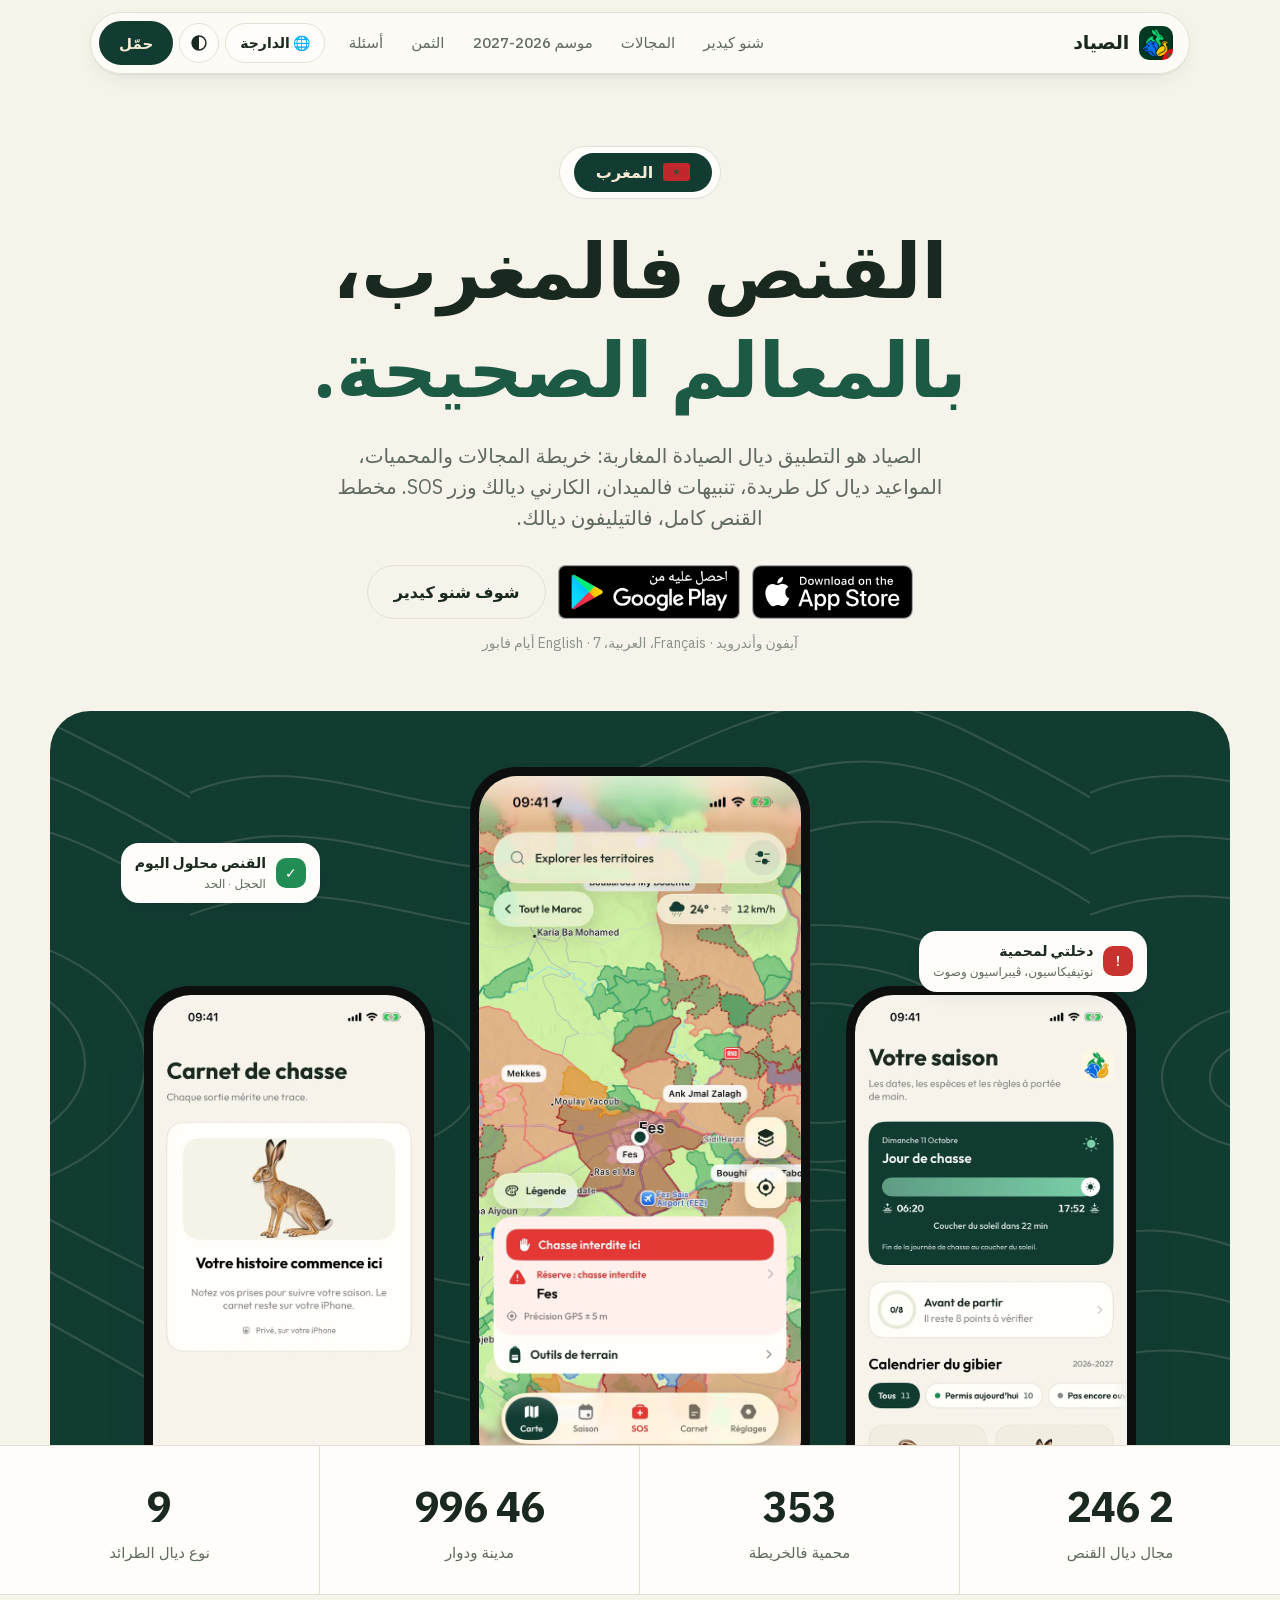
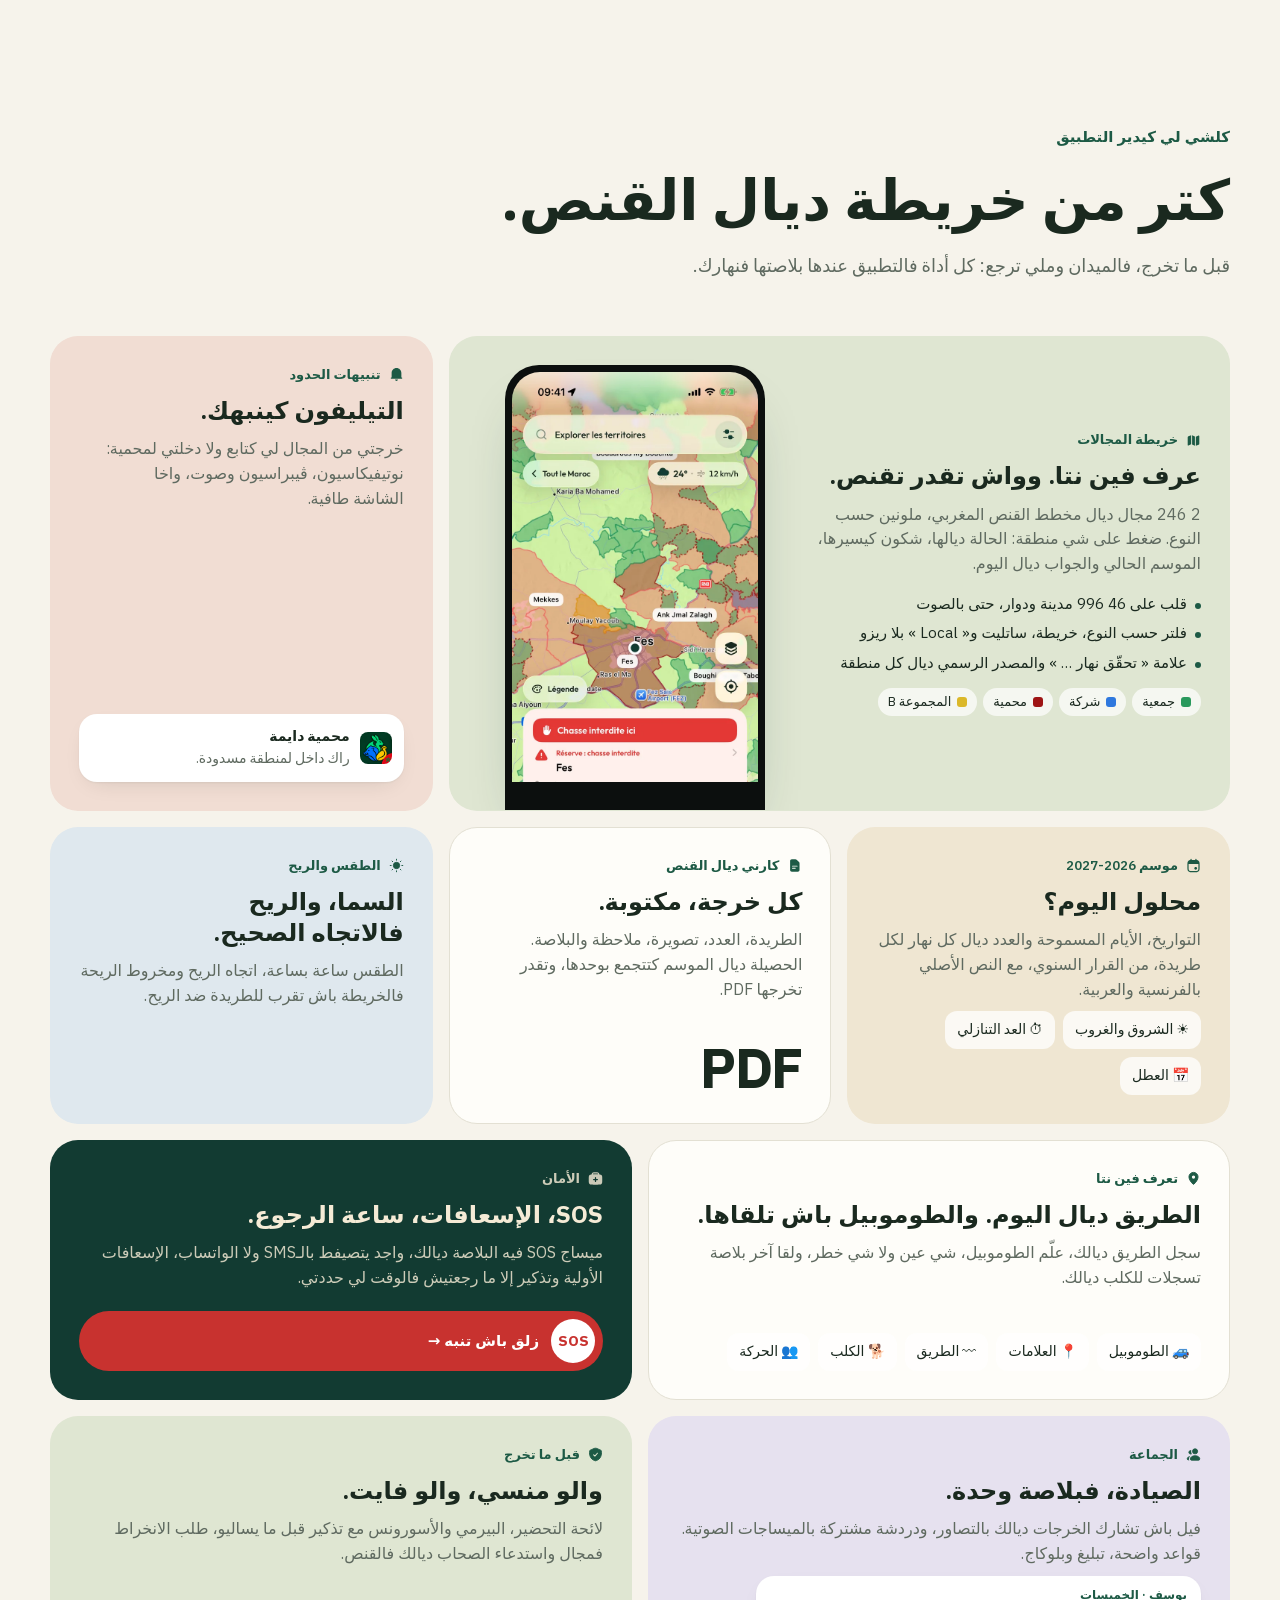
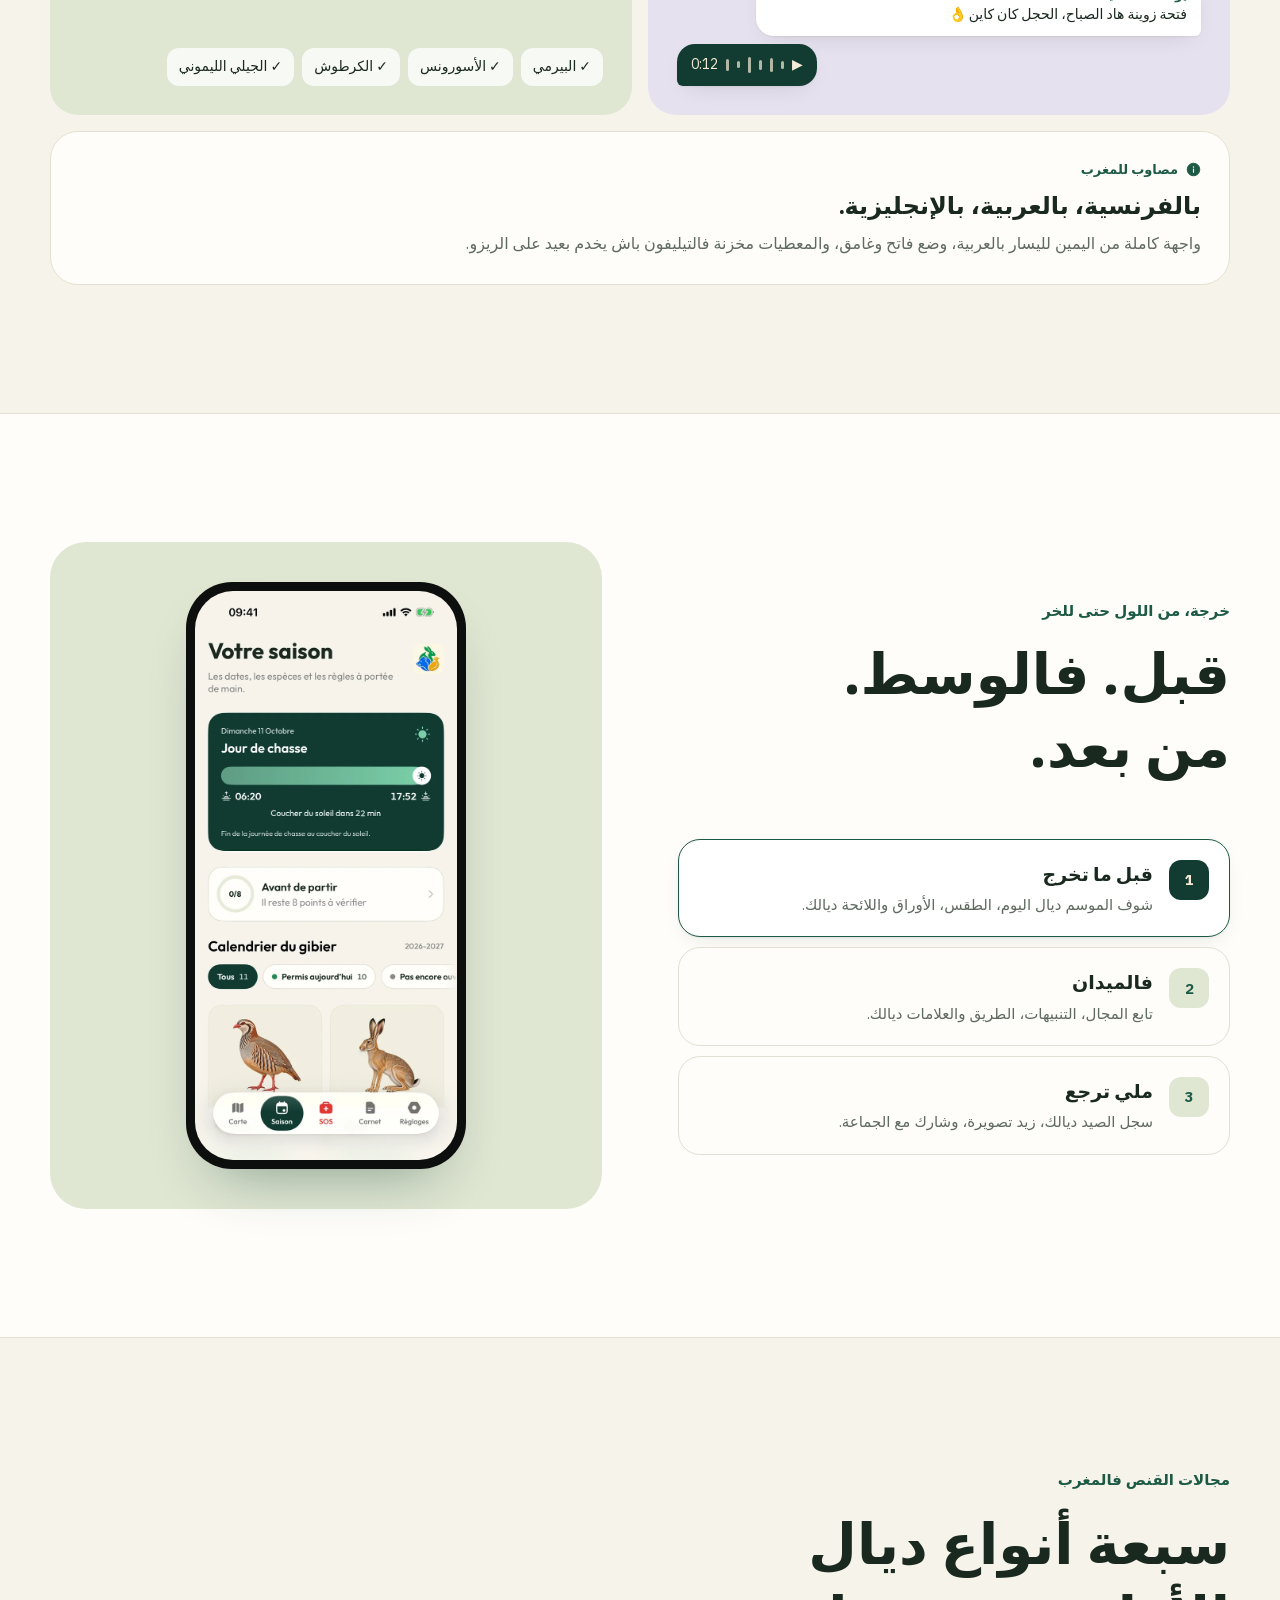
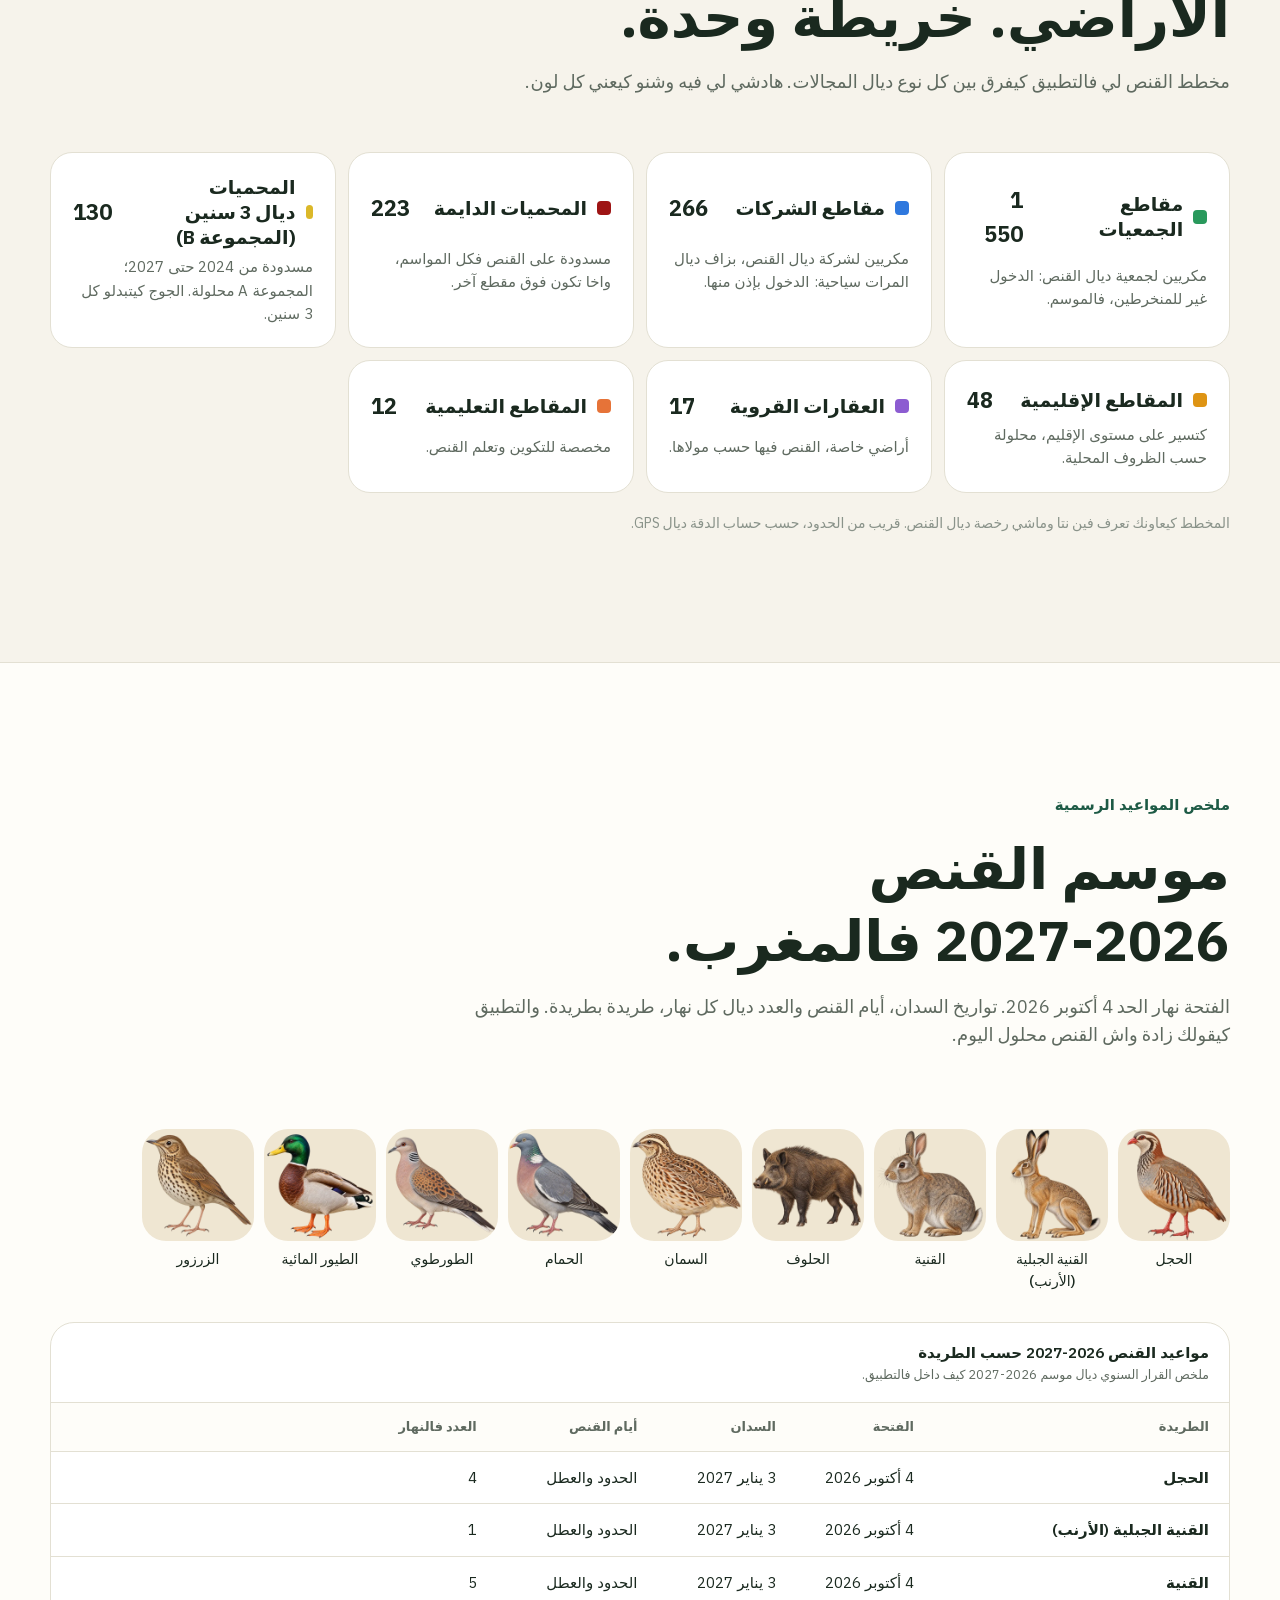
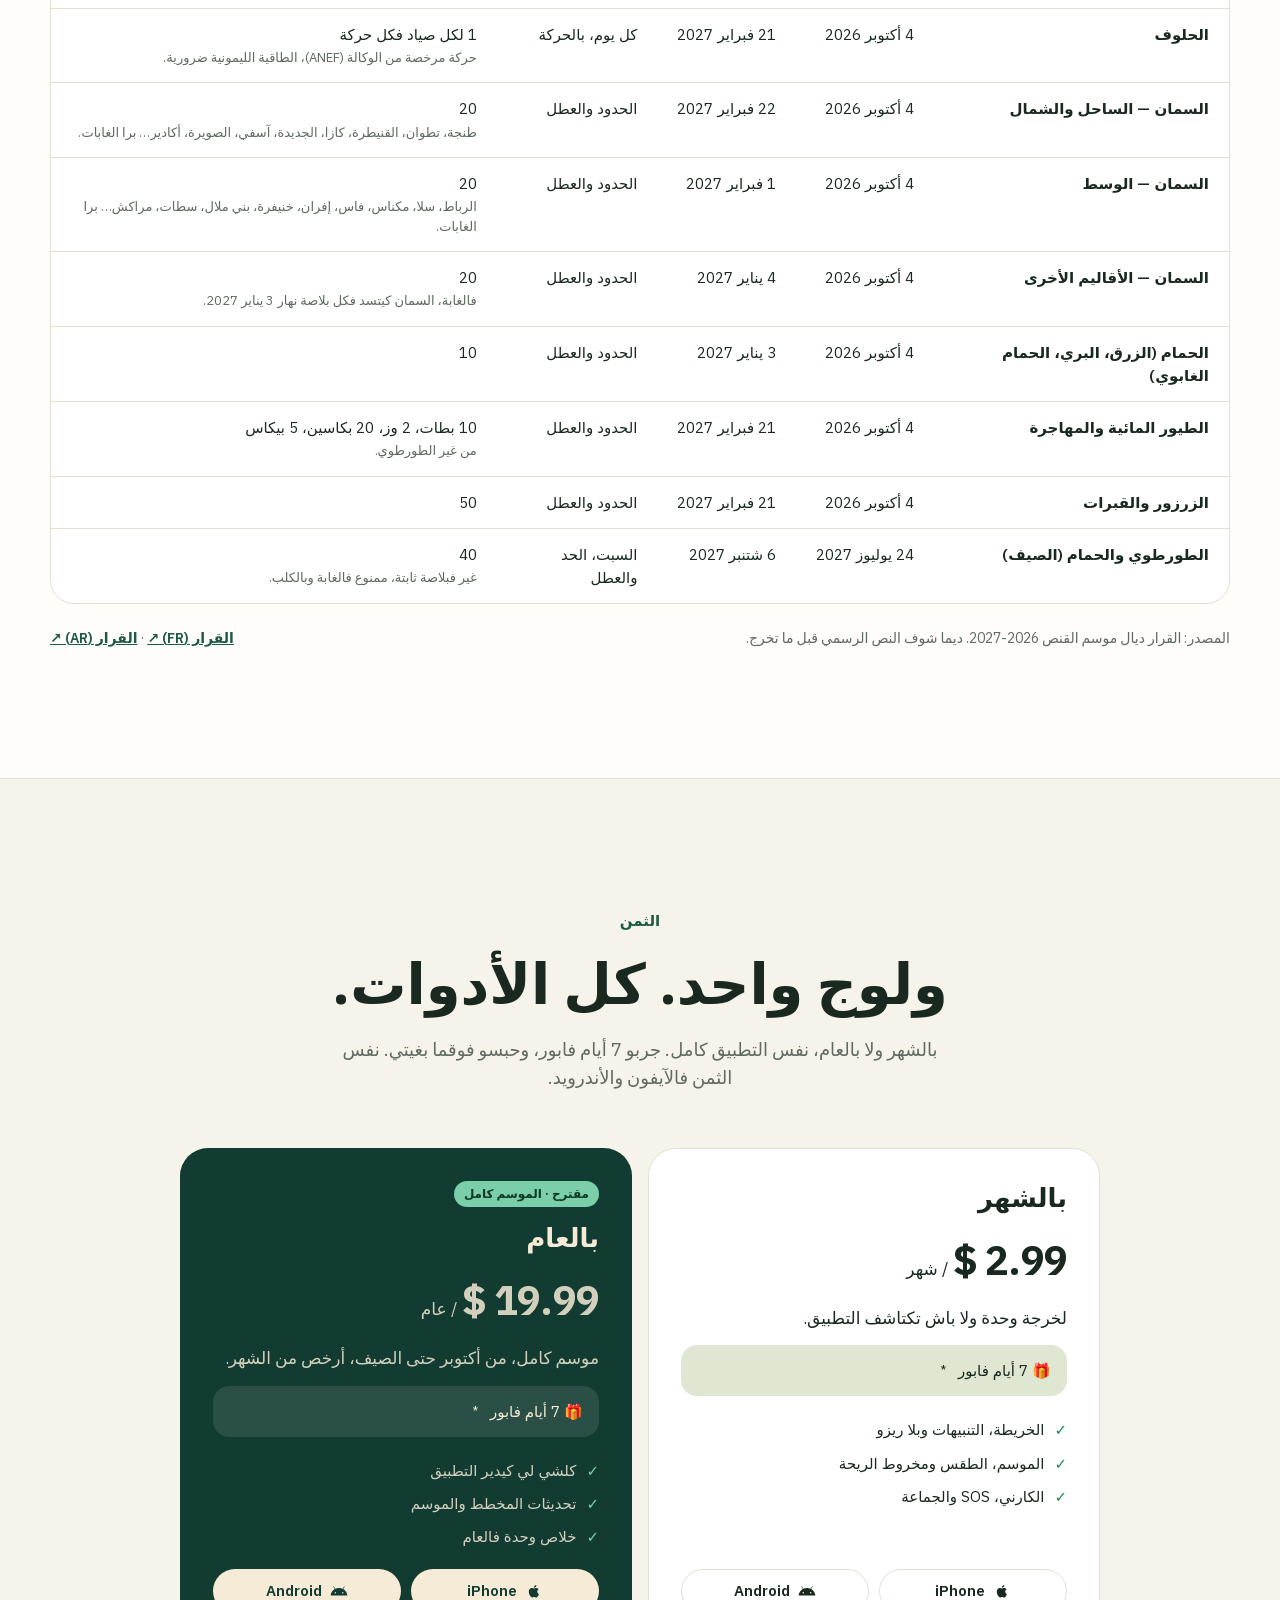
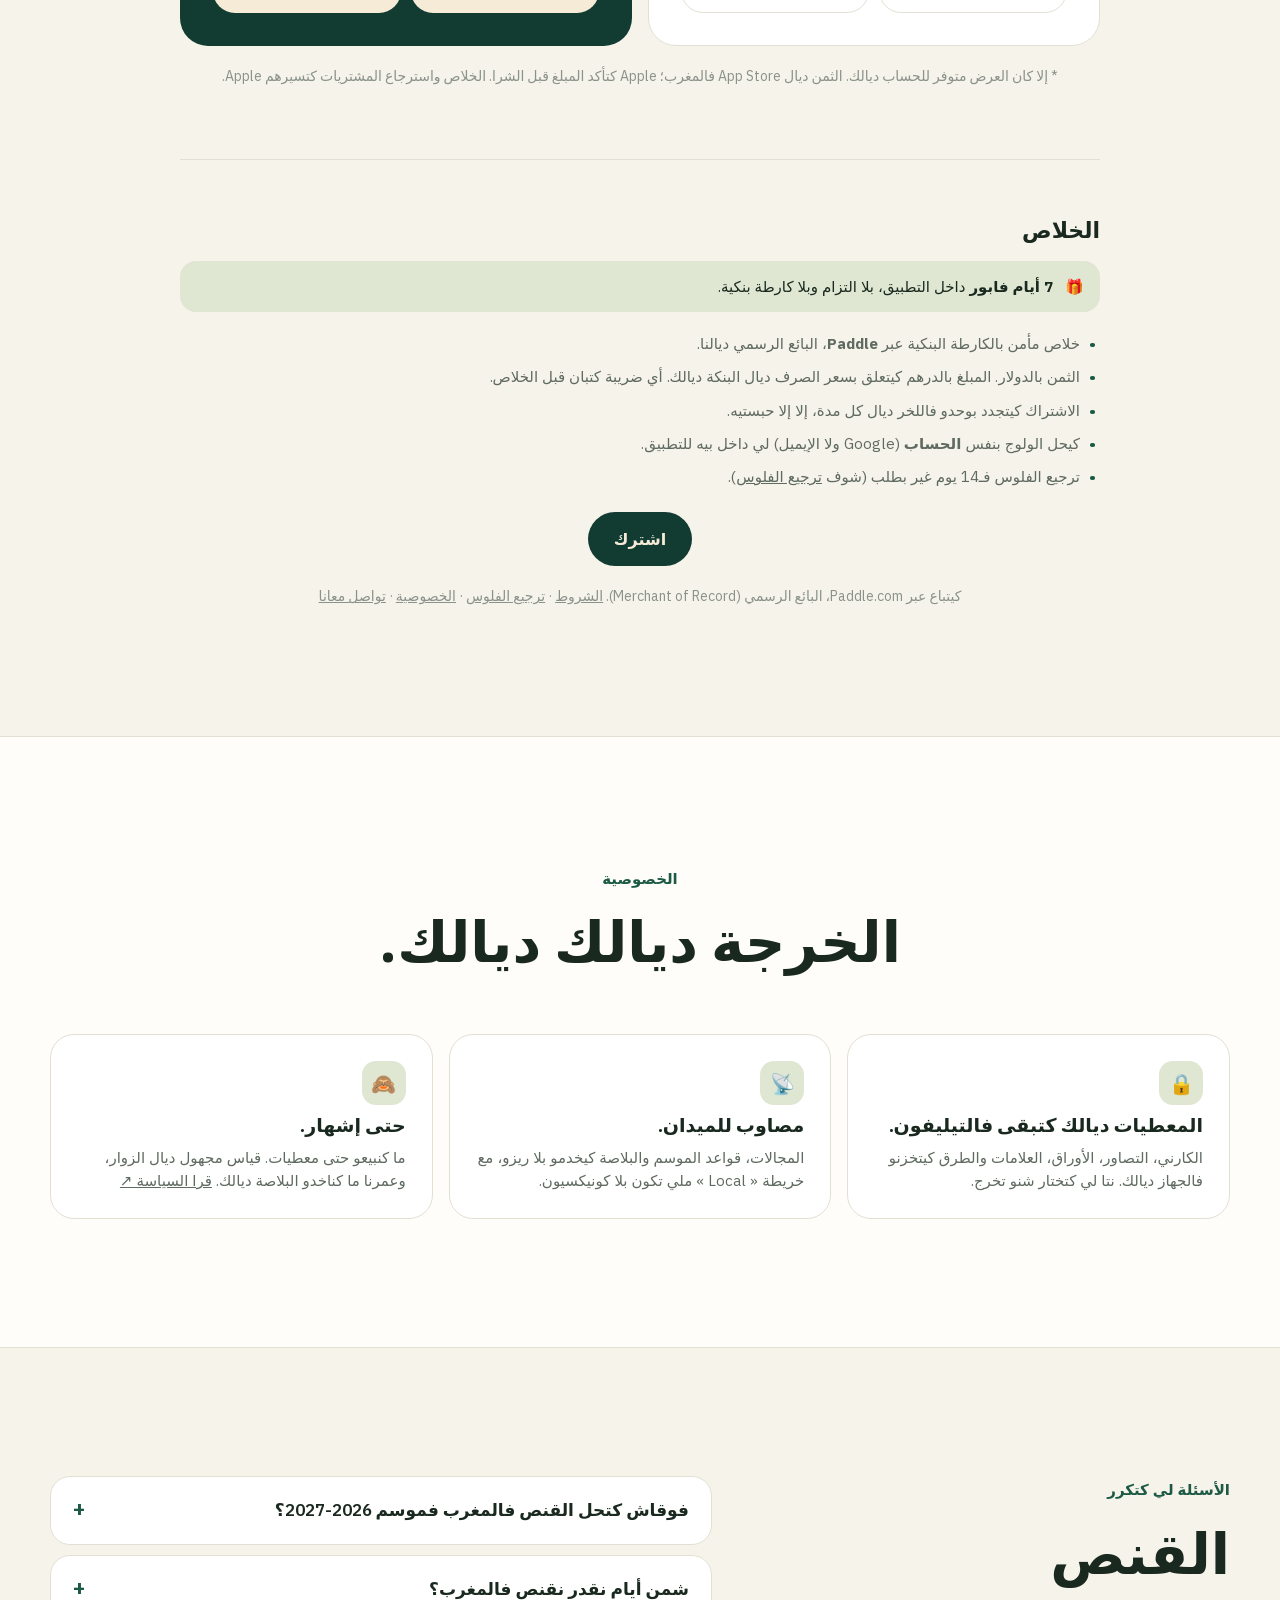
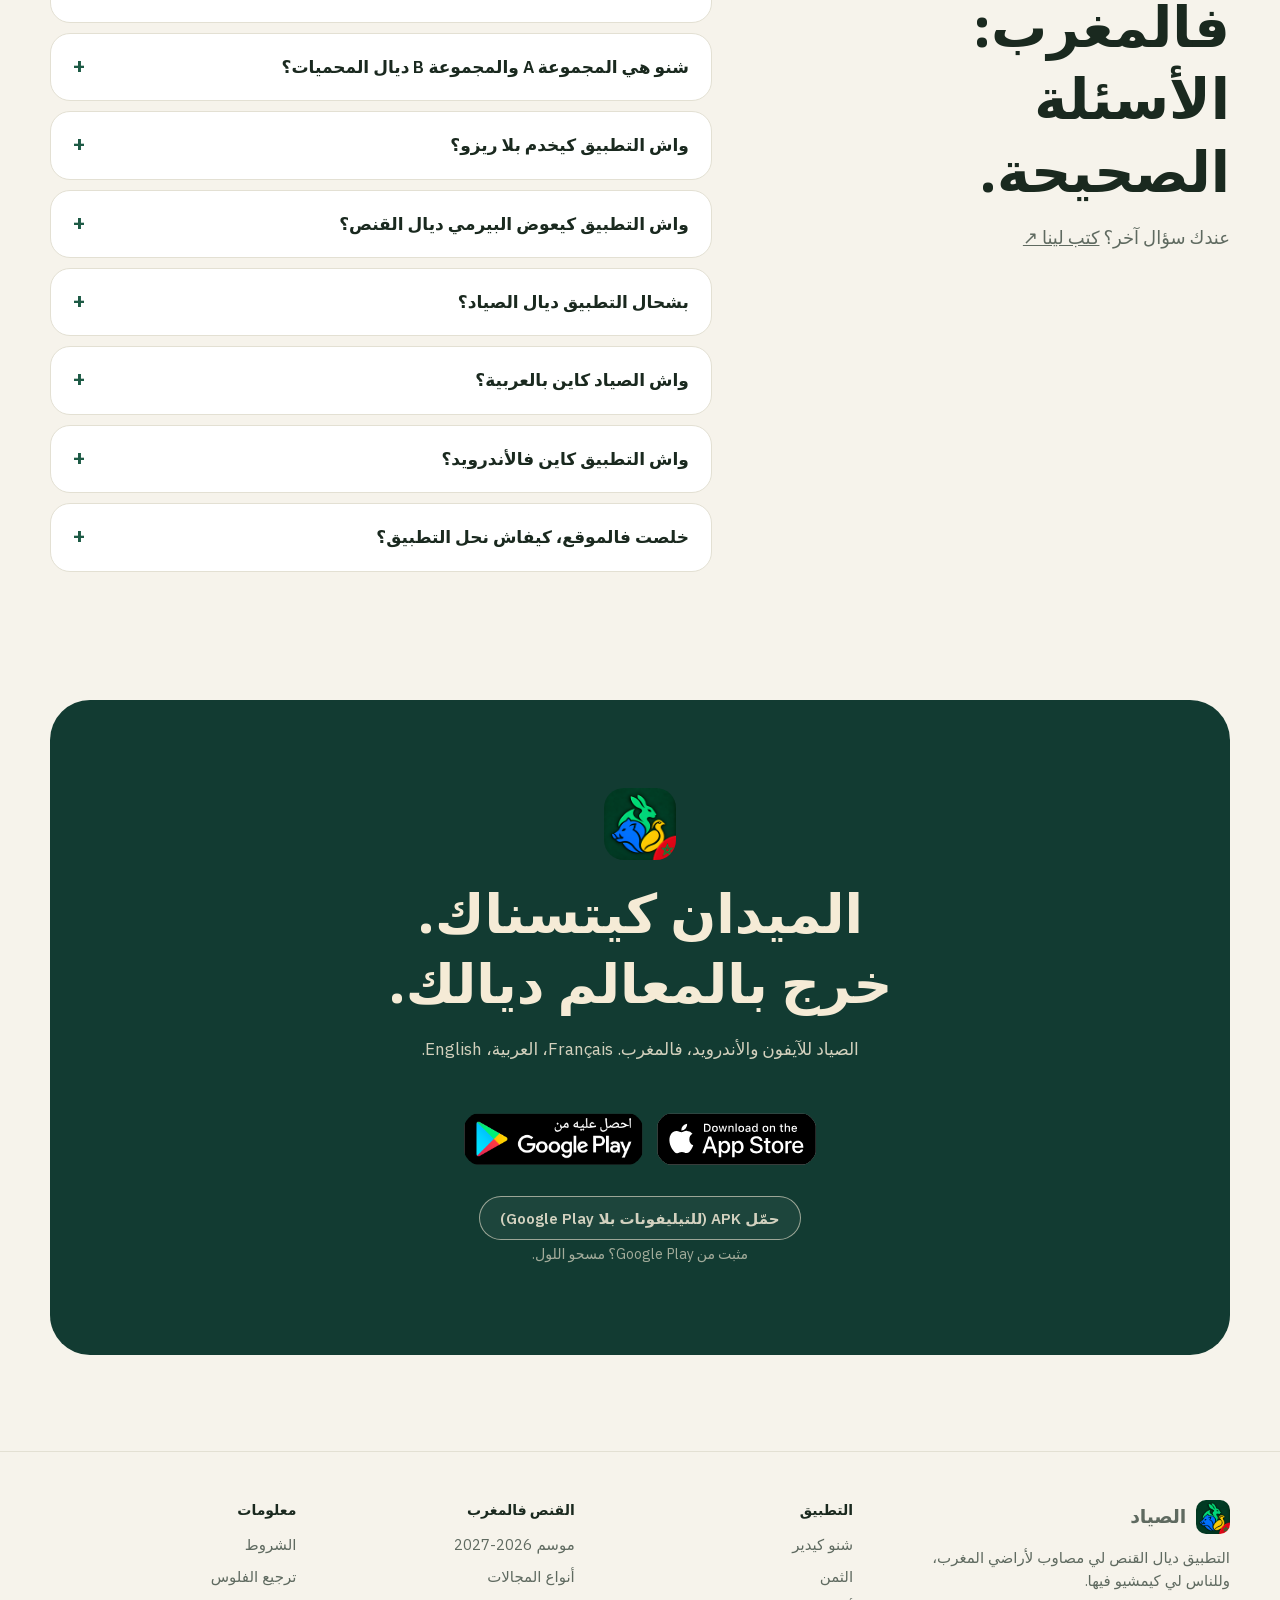
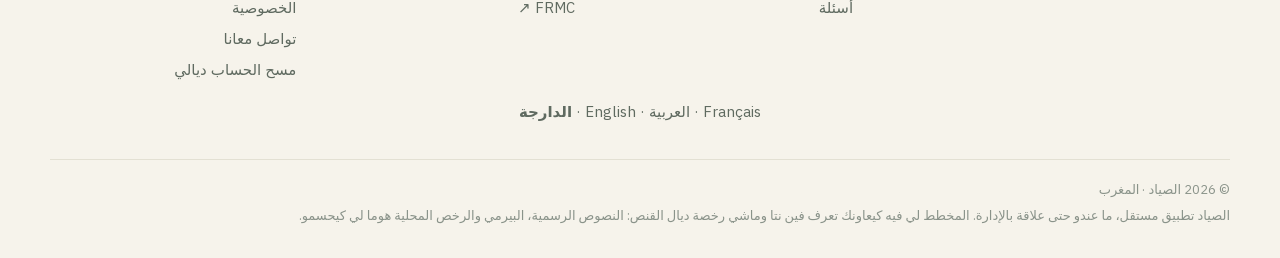
<file: ma/index.html>
<!doctype html>
<!-- data-store="live": on the App Store since 13 Nov 2026 (the "soon" variants were removed then). -->
<html lang="ar" dir="rtl" data-store="live" class="no-js">
  <head>
    <meta charset="utf-8" />
    <meta name="viewport" content="width=device-width,initial-scale=1,viewport-fit=cover" />
    <title>Chasseur</title>
    <meta name="description" content="التطبيق ديال الصيادة فالمغرب: خريطة 2 246 مجال ديال القنص والمحميات، موسم 2026-2027 لكل طريدة، تنبيهات الحدود، الكارني، الطقس، SOS والجماعة. 7 أيام فابور." />
    <link rel="canonical" href="https://chasseurmaroc.com/ma/" />
    <link rel="alternate" hreflang="fr-MA" href="https://chasseurmaroc.com/" />
    <link rel="alternate" hreflang="ar-MA" href="https://chasseurmaroc.com/ar/" />
    <link rel="alternate" hreflang="en" href="https://chasseurmaroc.com/en/" />
    <link rel="alternate" hreflang="ar-MA" href="https://chasseurmaroc.com/ma/" />
    <link rel="alternate" hreflang="x-default" href="https://chasseurmaroc.com/" />
    <meta name="robots" content="index,follow,max-image-preview:large" />
    <meta name="keywords" content="application chasse Maroc, chasse au Maroc, carte de chasse Maroc, territoires de chasse Maroc, réserves de chasse, saison de chasse 2026-2027, ouverture de la chasse 2026 Maroc, calendrier de chasse Maroc, arrêté chasse 2026-2027, perdrix, sanglier, caille, tourterelle, chasseur marocain, تطبيق القنص, الصيد في المغرب" />
    <meta name="color-scheme" content="light dark" />
    <meta name="apple-mobile-web-app-title" content="Chasseur" />
    <meta name="geo.region" content="MA" />
    <meta name="geo.placename" content="Maroc" />
    <meta name="theme-color" content="#f6f3eb" media="(prefers-color-scheme: light)" />
    <meta name="theme-color" content="#0e1311" media="(prefers-color-scheme: dark)" />
    <meta name="apple-itunes-app" content="app-id=6821409206" />
    <meta property="og:type" content="website" />
    <meta property="og:site_name" content="Chasseur" />
    <meta property="og:locale" content="fr_MA" />
    <meta property="og:locale:alternate" content="ar_MA" />
    <meta property="og:url" content="https://chasseurmaroc.com/ma/" />
    <meta property="og:title" content="Chasseur" />
    <meta property="og:description" content="التطبيق ديال الصيادة فالمغرب: خريطة 2 246 مجال ديال القنص والمحميات، موسم 2026-2027 لكل طريدة، تنبيهات الحدود، الكارني، الطقس، SOS والجماعة. 7 أيام فابور." />
    <meta property="og:image" content="https://chasseurmaroc.com/assets/img/social.jpg?v=2" />
    <meta property="og:image:type" content="image/jpeg" />
    <meta property="og:image:width" content="1200" />
    <meta property="og:image:height" content="630" />
    <meta property="og:image:alt" content="Chasseur, l’application de chasse au Maroc" />
    <meta name="twitter:card" content="summary_large_image" />
    <link rel="icon" href="/assets/img/favicon.png" type="image/png" />
    <link rel="apple-touch-icon" href="/assets/img/apple-touch-icon.png" />
    <link rel="manifest" href="/site.webmanifest" />
    <link rel="preload" href="/assets/fonts/plex-arabic-400.woff2" as="font" type="font/woff2" crossorigin />
    <link rel="preload" href="/assets/fonts/plex-sans-latin.woff2" as="font" type="font/woff2" crossorigin />
    <script>
      try {
        var t = localStorage.getItem("theme");
        if (t === "light" || t === "dark") document.documentElement.dataset.theme = t;
      } catch (e) {}
    </script>
    <link rel="stylesheet" href="/landing.css" />
    <script src="/landing.js" defer></script>
  <style>.cta .store-badge img{clip-path:inset(1.5px round 9px);display:block}.cta .store-badge{background:#000;border-radius:9px;overflow:hidden;line-height:0}.lang-menu{position:relative}.lang-menu>summary{list-style:none;cursor:pointer;display:inline-flex;align-items:center;gap:6px;white-space:nowrap}.lang-menu>summary::-webkit-details-marker{display:none}.lang-menu ul{position:absolute;top:calc(100% + 8px);inset-inline-end:0;min-width:150px;margin:0;padding:6px;list-style:none;background:var(--surface,var(--canvas,#fff));border:1px solid rgba(127,127,127,.25);border-radius:14px;box-shadow:0 10px 30px rgba(0,0,0,.15);z-index:60}.lang-menu li a{display:block;padding:9px 12px;border-radius:10px;text-decoration:none;color:inherit;font-weight:500}.lang-menu li a:hover,.lang-menu li a[aria-current]{background:rgba(127,127,127,.14)}</style>
  </head>
  <body>
    <a class="skip" href="#contenu">دوز للمحتوى</a>

    <header class="nav" data-track-section="header">
      <a class="brand" href="/" aria-label="الصياد، الرئيسية"><img src="/assets/img/logo-96.png" width="34" height="34" alt="" />الصياد</a>
      <nav class="nav-links" id="nav-links" aria-label="القائمة الرئيسية">
        <a href="#fonctionnalites">شنو كيدير</a>
        <a href="#territoires">المجالات</a>
        <a href="#saison">موسم 2026-2027</a>
        <a href="#tarifs">الثمن</a>
        <a href="#questions">أسئلة</a>
      </nav>
      <div class="nav-actions">
        <details class="lang-menu"><summary class="chip" aria-label="Langue / اللغة / Language">🌐 الدارجة</summary><ul><li><a href="/" hreflang="fr">Français</a></li><li><a href="/ar/" hreflang="ar">العربية</a></li><li><a href="/en/" hreflang="en">English</a></li><li><a href="/ma/" hreflang="ary" aria-current="page">الدارجة</a></li></ul></details>
        <button class="chip chip-icon" type="button" data-theme-cycle aria-label="المظهر: النظام"><i class="icon" style="--i:url(/assets/icons/contrast.svg)" aria-hidden="true"></i></button>
        <a class="btn nav-cta" href="#telecharger" data-track="cta_clicked" data-track-place="nav">حمّل</a>
        <button class="menu" type="button" aria-expanded="false" aria-controls="nav-links" aria-label="القائمة"><span></span><span></span></button>
      </div>
    </header>

    <main id="contenu">
      <!-- Hero -->
      <section class="hero" id="accueil" aria-labelledby="titre">
        <div class="wrap">
          <span class="pill"><b style="display:inline-flex;align-items:center;white-space:nowrap;font-size:16px;padding:7px 22px"><img src="/assets/img/flag-ma.svg" width="27" height="18" alt="" style="border-radius:3px;margin-inline-end:10px">المغرب</b></span>
          <h1 id="titre">القنص فالمغرب، <em>بالمعالم الصحيحة.</em></h1>
          <p class="lead">الصياد هو التطبيق ديال الصيادة المغاربة: خريطة المجالات والمحميات، المواعيد ديال كل طريدة، تنبيهات فالميدان، الكارني ديالك وزر SOS. مخطط القنص كامل، فالتيليفون ديالك.</p>
          <div class="hero-ctas">
            <a class="store store-badge" href="https://apps.apple.com/ma/app/chasseur-alertes-de-chasse/id6821409206" data-track="app_store_link_clicked" data-track-place="hero"><img src="/assets/img/app-store-badge-en.svg" width="171" height="54" alt="حمّلو من App Store" /></a>
            <a class="store store-badge" href="https://play.google.com/store/apps/details?id=com.jaberelferkh.planchasse" data-track="play_link_clicked"><img src="/assets/img/google-play-badge-ar.png?v=2" width="182" height="54" style="height:54px;width:auto" alt="حمّلو من Google Play" /></a>
            <a class="btn btn-ghost btn-lg" href="#fonctionnalites" data-track="cta_clicked" data-track-place="hero_features">شوف شنو كيدير</a>
          </div>
          <p class="hero-note">آيفون وأندرويد · Français، العربية، English · 7 أيام فابور</p>
        </div>
        <div class="wrap">
          <div class="hero-stage">
            <div class="hero-float float-a"><span class="dot">!</span><span>دخلتي لمحمية<small>نوتيفيكاسيون، ڤيبراسيون وصوت</small></span></div>
            <div class="hero-float float-b"><span class="dot">✓</span><span>القنص محلول اليوم<small>الحجل · الحد</small></span></div>
            <div class="phones">
              <div class="phone"><img class="only-light" src="/assets/img/screen-season.webp" width="660" height="1435" alt="شاشة الموسم: مواعيد القنص حسب الطريدة وأوقات الشمس" /><img class="only-dark" src="/assets/img/screen-season-dark.webp" width="660" height="1435" alt="" loading="lazy" /></div>
              <div class="phone"><img class="only-light" src="/assets/img/screen-map.webp" width="660" height="1435" fetchpriority="high" alt="شاشة الخريطة: مجالات القنص بالألوان، المحميات والبلاصة بالـGPS فالمغرب" /><img class="only-dark" src="/assets/img/screen-map-dark.webp" width="660" height="1435" alt="" loading="lazy" /></div>
              <div class="phone"><img class="only-light" src="/assets/img/screen-logbook.webp" width="660" height="1435" alt="شاشة الكارني: الصيد ديال الموسم، التصاور والإحصائيات" /><img class="only-dark" src="/assets/img/screen-logbook-dark.webp" width="660" height="1435" alt="" loading="lazy" /></div>
            </div>
          </div>
        </div>
      </section>

      <section class="stats" aria-label="مخطط القنص لي فالتطبيق">
        <div><strong>2 246</strong><span>مجال ديال القنص</span></div>
        <div><strong>353</strong><span>محمية فالخريطة</span></div>
        <div><strong>46 996</strong><span>مدينة ودوار</span></div>
        <div><strong>9</strong><span>نوع ديال الطرائد</span></div>
      </section>

      <!-- Features -->
      <section class="section" id="fonctionnalites" aria-labelledby="f-titre">
        <div class="wrap">
          <div class="head reveal">
            <span class="eyebrow">كلشي لي كيدير التطبيق</span>
            <h2 id="f-titre">كتر من خريطة ديال القنص.</h2>
            <p>قبل ما تخرج، فالميدان وملي ترجع: كل أداة فالتطبيق عندها بلاصتها فنهارك.</p>
          </div>

          <div class="bento">
            <article class="card span-4 tint-sage card-split reveal">
              <div>
                <span class="tag"><i class="icon" style="--i:url(/assets/icons/map.svg)"></i>خريطة المجالات</span>
                <h3>عرف فين نتا. وواش تقدر تقنص.</h3>
                <p>2 246 مجال ديال مخطط القنص المغربي، ملونين حسب النوع. ضغط على شي منطقة: الحالة ديالها، شكون كيسيرها، الموسم الحالي والجواب ديال اليوم.</p>
                <ul>
                  <li>قلب على 46 996 مدينة ودوار، حتى بالصوت</li>
                  <li>فلتر حسب النوع، خريطة، ساتليت و« Local » بلا ريزو</li>
                  <li>علامة « تحقّق نهار … » والمصدر الرسمي ديال كل منطقة</li>
                </ul>
                <div class="legend">
                  <span><i style="--c:var(--cat-association)"></i>جمعية</span>
                  <span><i style="--c:var(--cat-company)"></i>شركة</span>
                  <span><i style="--c:var(--cat-reserve)"></i>محمية</span>
                  <span><i style="--c:var(--cat-rotation)"></i>المجموعة B</span>
                </div>
              </div>
              <div class="card-shot"><img class="only-light" src="/assets/img/screen-map.webp" width="660" height="1435" loading="lazy" alt="خريطة مجالات القنص فالتطبيق" /><img class="only-dark" src="/assets/img/screen-map-dark.webp" width="660" height="1435" loading="lazy" alt="" /></div>
            </article>

            <article class="card span-2 tint-clay reveal">
              <span class="tag"><i class="icon" style="--i:url(/assets/icons/bell.svg)"></i>تنبيهات الحدود</span>
              <h3>التيليفون كينبهك.</h3>
              <p>خرجتي من المجال لي كتابع ولا دخلتي لمحمية: نوتيفيكاسيون، ڤيبراسيون وصوت، واخا الشاشة طافية.</p>
              <div class="alert-demo" aria-hidden="true">
                <div class="notif"><img src="/assets/img/apple-touch-icon.png" alt="" /><div><b>محمية دايمة</b><span>راك داخل لمنطقة مسدودة.</span></div></div>
              </div>
            </article>

            <article class="card span-2 tint-sand reveal">
              <span class="tag"><i class="icon" style="--i:url(/assets/icons/calendar.svg)"></i>موسم 2026-2027</span>
              <h3>محلول اليوم؟</h3>
              <p>التواريخ، الأيام المسموحة والعدد ديال كل نهار لكل طريدة، من القرار السنوي، مع النص الأصلي بالفرنسية والعربية.</p>
              <div class="mini-list"><span>☀ الشروق والغروب</span><span>⏱ العد التنازلي</span><span>📅 العطل</span></div>
            </article>

            <article class="card span-2 reveal">
              <span class="tag"><i class="icon" style="--i:url(/assets/icons/journal.svg)"></i>كارني ديال القنص</span>
              <h3>كل خرجة، مكتوبة.</h3>
              <p>الطريدة، العدد، تصويرة، ملاحظة والبلاصة. الحصيلة ديال الموسم كتتجمع بوحدها، وتقدر تخرجها PDF.</p>
              <div class="big-num">PDF</div>
            </article>

            <article class="card span-2 tint-sky reveal">
              <span class="tag"><i class="icon" style="--i:url(/assets/icons/sun.svg)"></i>الطقس والريح</span>
              <h3>السما، والريح فالاتجاه الصحيح.</h3>
              <p>الطقس ساعة بساعة، اتجاه الريح ومخروط الريحة فالخريطة باش تقرب للطريدة ضد الريح.</p>
            </article>

            <article class="card span-3 reveal">
              <span class="tag"><i class="icon" style="--i:url(/assets/icons/pin.svg)"></i>تعرف فين نتا</span>
              <h3>الطريق ديال اليوم. والطوموبيل باش تلقاها.</h3>
              <p>سجل الطريق ديالك، علّم الطوموبيل، شي عين ولا شي خطر، ولقا آخر بلاصة تسجلات للكلب ديالك.</p>
              <div class="mini-list"><span>🚙 الطوموبيل</span><span>📍 العلامات</span><span>〰 الطريق</span><span>🐕 الكلب</span><span>👥 الحركة</span></div>
            </article>

            <article class="card span-3 tint-forest reveal">
              <span class="tag"><i class="icon" style="--i:url(/assets/icons/firstAid.svg)"></i>الأمان</span>
              <h3>SOS، الإسعافات، ساعة الرجوع.</h3>
              <p>ميساج SOS فيه البلاصة ديالك، واجد يتصيفط بالـSMS ولا الواتساب، الإسعافات الأولية وتذكير إلا ما رجعتيش فالوقت لي حددتي.</p>
              <div class="sos-btn" aria-hidden="true"><span>SOS</span><span>زلق باش تنبه →</span></div>
            </article>

            <article class="card span-3 tint-lilac reveal">
              <span class="tag"><i class="icon" style="--i:url(/assets/icons/group.svg)"></i>الجماعة</span>
              <h3>الصيادة، فبلاصة وحدة.</h3>
              <p>فيل باش تشارك الخرجات ديالك بالتصاور، ودردشة مشتركة بالميساجات الصوتية. قواعد واضحة، تبليغ وبلوكاج.</p>
              <div class="chat" aria-hidden="true">
                <div class="bubble"><small>يوسف · الخميسات</small>فتحة زوينة هاد الصباح، الحجل كان كاين 👌</div>
                <div class="bubble me"><span class="voice">▶ <i style="height:8px"></i><i style="height:14px"></i><i style="height:10px"></i><i style="height:16px"></i><i style="height:7px"></i><i style="height:12px"></i> 0:12</span></div>
              </div>
            </article>

            <article class="card span-3 tint-sage reveal">
              <span class="tag"><i class="icon" style="--i:url(/assets/icons/shield.svg)"></i>قبل ما تخرج</span>
              <h3>والو منسي، والو فايت.</h3>
              <p>لائحة التحضير، البيرمي والأسورونس مع تذكير قبل ما يساليو، طلب الانخراط فمجال واستدعاء الصحاب ديالك فالقنص.</p>
              <div class="mini-list"><span>✓ البيرمي</span><span>✓ الأسورونس</span><span>✓ الكرطوش</span><span>✓ الجيلي الليموني</span></div>
            </article>

            <article class="card span-6 reveal" style="min-height:0">
              <span class="tag"><i class="icon" style="--i:url(/assets/icons/info.svg)"></i>مصاوب للمغرب</span>
              <h3>بالفرنسية، بالعربية، بالإنجليزية.</h3>
              <p>واجهة كاملة من اليمين لليسار بالعربية، وضع فاتح وغامق، والمعطيات مخزنة فالتيليفون باش يخدم بعيد على الريزو.</p>
            </article>
          </div>
        </div>
      </section>

      <!-- Journey -->
      <section class="section section-alt" id="sortie" aria-labelledby="s-titre">
        <div class="wrap steps">
          <div>
            <div class="head reveal">
              <span class="eyebrow">خرجة، من اللول حتى للخر</span>
              <h2 id="s-titre">قبل. فالوسط. من بعد.</h2>
            </div>
            <div class="step-tabs" role="tablist" aria-label="المراحل ديال الخرجة">
              <button class="step" role="tab" aria-selected="true" data-step="season" data-alt="شاشة الموسم: المواعيد حسب الطريدة" data-track="journey_step_selected" data-track-step="before"><span class="n">1</span><b>قبل ما تخرج</b><span>شوف الموسم ديال اليوم، الطقس، الأوراق واللائحة ديالك.</span></button>
              <button class="step" role="tab" aria-selected="false" tabindex="-1" data-step="map" data-alt="شاشة الخريطة: المجال والبلاصة" data-track="journey_step_selected" data-track-step="during"><span class="n">2</span><b>فالميدان</b><span>تابع المجال، التنبيهات، الطريق والعلامات ديالك.</span></button>
              <button class="step" role="tab" aria-selected="false" tabindex="-1" data-step="logbook" data-alt="شاشة الكارني: الصيد ديال الموسم" data-track="journey_step_selected" data-track-step="after"><span class="n">3</span><b>ملي ترجع</b><span>سجل الصيد ديالك، زيد تصويرة، وشارك مع الجماعة.</span></button>
            </div>
          </div>
          <div class="step-visual reveal">
            <div class="phone"><img class="only-light" data-step-shot src="/assets/img/screen-season.webp" width="660" height="1435" loading="lazy" alt="شاشة الموسم: المواعيد حسب الطريدة" /><img class="only-dark" data-step-shot src="/assets/img/screen-season-dark.webp" width="660" height="1435" loading="lazy" alt="" /></div>
          </div>
        </div>
      </section>

      <!-- Territories -->
      <section class="section" id="territoires" aria-labelledby="t-titre">
        <div class="wrap">
          <div class="head reveal">
            <span class="eyebrow">مجالات القنص فالمغرب</span>
            <h2 id="t-titre">سبعة أنواع ديال الأراضي. خريطة وحدة.</h2>
            <p>مخطط القنص لي فالتطبيق كيفرق بين كل نوع ديال المجالات. هادشي لي فيه وشنو كيعني كل لون.</p>
          </div>
          <div class="zones">
            <article class="zone reveal" style="--c:var(--cat-association)"><header><h3>مقاطع الجمعيات</h3><strong>1 550</strong></header><p>مكريين لجمعية ديال القنص: الدخول غير للمنخرطين، فالموسم.</p></article>
            <article class="zone reveal" style="--c:var(--cat-company)"><header><h3>مقاطع الشركات</h3><strong>266</strong></header><p>مكريين لشركة ديال القنص، بزاف ديال المرات سياحية: الدخول بإذن منها.</p></article>
            <article class="zone reveal" style="--c:var(--cat-reserve)"><header><h3>المحميات الدايمة</h3><strong>223</strong></header><p>مسدودة على القنص فكل المواسم، واخا تكون فوق مقطع آخر.</p></article>
            <article class="zone reveal" style="--c:var(--cat-rotation)"><header><h3>المحميات ديال 3 سنين (المجموعة B)</h3><strong>130</strong></header><p>مسدودة من 2024 حتى 2027؛ المجموعة A محلولة. الجوج كيتبدلو كل 3 سنين.</p></article>
            <article class="zone reveal" style="--c:var(--cat-provincial)"><header><h3>المقاطع الإقليمية</h3><strong>48</strong></header><p>كتسير على مستوى الإقليم، محلولة حسب الظروف المحلية.</p></article>
            <article class="zone reveal" style="--c:var(--cat-rural)"><header><h3>العقارات القروية</h3><strong>17</strong></header><p>أراضي خاصة، القنص فيها حسب مولاها.</p></article>
            <article class="zone reveal" style="--c:var(--cat-teaching)"><header><h3>المقاطع التعليمية</h3><strong>12</strong></header><p>مخصصة للتكوين وتعلم القنص.</p></article>
          </div>
          <p class="note">المخطط كيعاونك تعرف فين نتا وماشي رخصة ديال القنص. قريب من الحدود، حسب حساب الدقة ديال GPS.</p>
        </div>
      </section>

      <!-- Season -->
      <section class="section section-alt" id="saison" aria-labelledby="c-titre">
        <div class="wrap season-grid">
          <div class="head reveal">
            <span class="eyebrow">ملخص المواعيد الرسمية</span>
            <h2 id="c-titre">موسم القنص <span style="white-space:nowrap">2026-2027</span> فالمغرب.</h2>
            <p>الفتحة نهار الحد 4 أكتوبر 2026. تواريخ السدان، أيام القنص والعدد ديال كل نهار، طريدة بطريدة. والتطبيق كيقولك زادة واش القنص محلول اليوم.</p>
          </div>
          <div class="species-row reveal" aria-label="الطرائد فالمغرب">
            <figure><img src="/assets/img/wildlife-partridge.webp" width="180" height="180" loading="lazy" alt="الحجل البربري" /><figcaption>الحجل</figcaption></figure>
            <figure><img src="/assets/img/wildlife-hare.webp" width="180" height="180" loading="lazy" alt="القنية الجبلية (الأرنب)" /><figcaption>القنية الجبلية (الأرنب)</figcaption></figure>
            <figure><img src="/assets/img/wildlife-rabbit.webp" width="180" height="180" loading="lazy" alt="القنية" /><figcaption>القنية</figcaption></figure>
            <figure><img src="/assets/img/wildlife-boar.webp" width="180" height="180" loading="lazy" alt="الحلوف" /><figcaption>الحلوف</figcaption></figure>
            <figure><img src="/assets/img/wildlife-quail.webp" width="180" height="180" loading="lazy" alt="السمان" /><figcaption>السمان</figcaption></figure>
            <figure><img src="/assets/img/wildlife-pigeon.webp" width="180" height="180" loading="lazy" alt="الحمام الغابوي" /><figcaption>الحمام</figcaption></figure>
            <figure><img src="/assets/img/wildlife-dove.webp" width="180" height="180" loading="lazy" alt="الطورطوي" /><figcaption>الطورطوي</figcaption></figure>
            <figure><img src="/assets/img/wildlife-duck.webp" width="180" height="180" loading="lazy" alt="البط، الطيور المائية" /><figcaption>الطيور المائية</figcaption></figure>
            <figure><img src="/assets/img/wildlife-thrush.webp" width="180" height="180" loading="lazy" alt="الزرزور" /><figcaption>الزرزور</figcaption></figure>
          </div>
          <div class="table-wrap reveal">
            <table>
              <caption>مواعيد القنص 2026-2027 حسب الطريدة<small>ملخص القرار السنوي ديال موسم 2026-2027 كيف داخل فالتطبيق.</small></caption>
              <thead><tr><th scope="col">الطريدة</th><th scope="col">الفتحة</th><th scope="col">السدان</th><th scope="col">أيام القنص</th><th scope="col">العدد فالنهار</th></tr></thead>
              <tbody>
                <tr><th scope="row">الحجل</th><td data-label="Ouverture">4 أكتوبر 2026</td><td data-label="Fermeture">3 يناير 2027</td><td data-label="Jours de chasse">الحدود والعطل</td><td data-label="Limite par jour">4</td></tr>
                <tr><th scope="row">القنية الجبلية (الأرنب)</th><td data-label="Ouverture">4 أكتوبر 2026</td><td data-label="Fermeture">3 يناير 2027</td><td data-label="Jours de chasse">الحدود والعطل</td><td data-label="Limite par jour">1</td></tr>
                <tr><th scope="row">القنية</th><td data-label="Ouverture">4 أكتوبر 2026</td><td data-label="Fermeture">3 يناير 2027</td><td data-label="Jours de chasse">الحدود والعطل</td><td data-label="Limite par jour">5</td></tr>
                <tr><th scope="row">الحلوف</th><td data-label="Ouverture">4 أكتوبر 2026</td><td data-label="Fermeture">21 فبراير 2027</td><td data-label="Jours de chasse">كل يوم، بالحركة</td><td data-label="Limite par jour">1 لكل صياد فكل حركة<small>حركة مرخصة من الوكالة (ANEF)، الطاقية الليمونية ضرورية.</small></td></tr>
                <tr><th scope="row">السمان — الساحل والشمال</th><td data-label="Ouverture">4 أكتوبر 2026</td><td data-label="Fermeture">22 فبراير 2027</td><td data-label="Jours de chasse">الحدود والعطل</td><td data-label="Limite par jour">20<small>طنجة، تطوان، القنيطرة، كازا، الجديدة، آسفي، الصويرة، أكادير… برا الغابات.</small></td></tr>
                <tr><th scope="row">السمان — الوسط</th><td data-label="Ouverture">4 أكتوبر 2026</td><td data-label="Fermeture">1 فبراير 2027</td><td data-label="Jours de chasse">الحدود والعطل</td><td data-label="Limite par jour">20<small>الرباط، سلا، مكناس، فاس، إفران، خنيفرة، بني ملال، سطات، مراكش… برا الغابات.</small></td></tr>
                <tr><th scope="row">السمان — الأقاليم الأخرى</th><td data-label="Ouverture">4 أكتوبر 2026</td><td data-label="Fermeture">4 يناير 2027</td><td data-label="Jours de chasse">الحدود والعطل</td><td data-label="Limite par jour">20<small>فالغابة، السمان كيتسد فكل بلاصة نهار 3 يناير 2027.</small></td></tr>
                <tr><th scope="row">الحمام (الزرق، البري، الحمام الغابوي)</th><td data-label="Ouverture">4 أكتوبر 2026</td><td data-label="Fermeture">3 يناير 2027</td><td data-label="Jours de chasse">الحدود والعطل</td><td data-label="Limite par jour">10</td></tr>
                <tr><th scope="row">الطيور المائية والمهاجرة</th><td data-label="Ouverture">4 أكتوبر 2026</td><td data-label="Fermeture">21 فبراير 2027</td><td data-label="Jours de chasse">الحدود والعطل</td><td data-label="Limite par jour">10 بطات، 2 وز، 20 بكاسين، 5 بيكاس<small>من غير الطورطوي.</small></td></tr>
                <tr><th scope="row">الزرزور والقبرات</th><td data-label="Ouverture">4 أكتوبر 2026</td><td data-label="Fermeture">21 فبراير 2027</td><td data-label="Jours de chasse">الحدود والعطل</td><td data-label="Limite par jour">50</td></tr>
                <tr><th scope="row">الطورطوي والحمام (الصيف)</th><td data-label="Ouverture">24 يوليوز 2027</td><td data-label="Fermeture">6 شتنبر 2027</td><td data-label="Jours de chasse">السبت، الحد والعطل</td><td data-label="Limite par jour">40<small>غير فبلاصة ثابتة، ممنوع فالغابة وبالكلب.</small></td></tr>
              </tbody>
            </table>
          </div>
          <div class="season-foot">
            <span>المصدر: القرار ديال موسم القنص 2026-2027. ديما شوف النص الرسمي قبل ما تخرج.</span>
            <span><a href="https://frmc.ma/wp-content/uploads/2026/09/Arrete-2026-2027-FR.pdf" rel="noopener" data-track="decree_opened" data-track-language="fr">القرار (FR) ↗</a> · <a href="https://frmc.ma/wp-content/uploads/2026/09/Arrete-2026-2027-AR.pdf" rel="noopener" lang="ar" data-track="decree_opened" data-track-language="ar">القرار (AR) ↗</a></span>
          </div>
        </div>
      </section>

      <!-- Pricing -->
      <section class="section" id="tarifs" aria-labelledby="p-titre">
        <div class="wrap">
          <div class="head center reveal">
            <span class="eyebrow">الثمن</span>
            <h2 id="p-titre">ولوج واحد. كل الأدوات.</h2>
            <p>بالشهر ولا بالعام، نفس التطبيق كامل. جربو 7 أيام فابور، وحبسو فوقما بغيتي. نفس الثمن فالآيفون والأندرويد.</p>
          </div>
          <div class="pricing">
            <article class="price-card reveal">
              <h3>بالشهر</h3>
              <p class="price"><strong>2.99 $</strong> / شهر</p>
              <p>لخرجة وحدة ولا باش تكتاشف التطبيق.</p>
              <div class="trial">🎁 7 أيام فابور<sup>*</sup></div>
              <ul><li>الخريطة، التنبيهات وبلا ريزو</li><li>الموسم، الطقس ومخروط الريحة</li><li>الكارني، SOS والجماعة</li></ul>
              <div class="plat-buttons" style="display:flex;gap:10px;margin-top:auto;padding-top:6px"><a class="btn btn-ghost" style="flex:1;display:inline-flex;align-items:center;justify-content:center;gap:8px" href="https://apps.apple.com/ma/app/chasseur-alertes-de-chasse/id6821409206" data-track="plan_selected" data-track-plan="monthly"><svg viewBox="0 0 24 24" width="18" height="18" aria-hidden="true" fill="currentColor"><path d="M16.37 12.75c-.02-2.1 1.72-3.11 1.8-3.16-.98-1.43-2.5-1.63-3.04-1.65-1.29-.13-2.52.76-3.18.76-.66 0-1.67-.74-2.75-.72-1.41.02-2.72.82-3.45 2.09-1.47 2.55-.38 6.33 1.06 8.4.7 1.01 1.53 2.15 2.62 2.11 1.05-.04 1.45-.68 2.72-.68 1.27 0 1.63.68 2.74.66 1.13-.02 1.85-1.03 2.54-2.05.8-1.17 1.13-2.3 1.15-2.36-.03-.01-2.2-.85-2.22-3.36zM14.3 6.58c.58-.7.97-1.68.86-2.65-.83.03-1.84.55-2.44 1.25-.53.62-1 1.61-.88 2.56.93.07 1.88-.47 2.46-1.16z"/></svg>iPhone</a><a class="btn btn-ghost" style="flex:1;display:inline-flex;align-items:center;justify-content:center;gap:8px" href="https://pay.rev.cat/xzavxbnoljagltmg/" data-track="android_plan_selected" data-track-plan="monthly"><svg viewBox="0 0 24 24" width="18" height="18" aria-hidden="true" fill="currentColor"><path d="M17.6 9.48l1.84-3.18a.38.38 0 0 0-.65-.38l-1.86 3.22A11.4 11.4 0 0 0 12 8.13c-1.77 0-3.43.37-4.93 1.01L5.21 5.92a.38.38 0 0 0-.65.38L6.4 9.48C3.29 11.18 1.17 14.32.84 18h22.32c-.33-3.68-2.45-6.82-5.56-8.52zM7 15.25a1 1 0 1 1 0-2 1 1 0 0 1 0 2zm10 0a1 1 0 1 1 0-2 1 1 0 0 1 0 2z"/></svg>Android</a></div>
            </article>
            <article class="price-card featured reveal">
              <span class="badge">مقترح · الموسم كامل</span>
              <h3>بالعام</h3>
              <p class="price"><strong>19.99 $</strong> / عام</p>
              <p>موسم كامل، من أكتوبر حتى الصيف، أرخص من الشهر.</p>
              <div class="trial">🎁 7 أيام فابور<sup>*</sup></div>
              <ul><li>كلشي لي كيدير التطبيق</li><li>تحديثات المخطط والموسم</li><li>خلاص وحدة فالعام</li></ul>
              <div class="plat-buttons" style="display:flex;gap:10px;margin-top:auto;padding-top:6px"><a class="btn" style="flex:1;display:inline-flex;align-items:center;justify-content:center;gap:8px" href="https://apps.apple.com/ma/app/chasseur-alertes-de-chasse/id6821409206" data-track="plan_selected" data-track-plan="annual"><svg viewBox="0 0 24 24" width="18" height="18" aria-hidden="true" fill="currentColor"><path d="M16.37 12.75c-.02-2.1 1.72-3.11 1.8-3.16-.98-1.43-2.5-1.63-3.04-1.65-1.29-.13-2.52.76-3.18.76-.66 0-1.67-.74-2.75-.72-1.41.02-2.72.82-3.45 2.09-1.47 2.55-.38 6.33 1.06 8.4.7 1.01 1.53 2.15 2.62 2.11 1.05-.04 1.45-.68 2.72-.68 1.27 0 1.63.68 2.74.66 1.13-.02 1.85-1.03 2.54-2.05.8-1.17 1.13-2.3 1.15-2.36-.03-.01-2.2-.85-2.22-3.36zM14.3 6.58c.58-.7.97-1.68.86-2.65-.83.03-1.84.55-2.44 1.25-.53.62-1 1.61-.88 2.56.93.07 1.88-.47 2.46-1.16z"/></svg>iPhone</a><a class="btn" style="flex:1;display:inline-flex;align-items:center;justify-content:center;gap:8px" href="https://pay.rev.cat/xzavxbnoljagltmg/" data-track="android_plan_selected" data-track-plan="annual"><svg viewBox="0 0 24 24" width="18" height="18" aria-hidden="true" fill="currentColor"><path d="M17.6 9.48l1.84-3.18a.38.38 0 0 0-.65-.38l-1.86 3.22A11.4 11.4 0 0 0 12 8.13c-1.77 0-3.43.37-4.93 1.01L5.21 5.92a.38.38 0 0 0-.65.38L6.4 9.48C3.29 11.18 1.17 14.32.84 18h22.32c-.33-3.68-2.45-6.82-5.56-8.52zM7 15.25a1 1 0 1 1 0-2 1 1 0 0 1 0 2zm10 0a1 1 0 1 1 0-2 1 1 0 0 1 0 2z"/></svg>Android</a></div>
            </article>
          </div>
          <p class="pricing-note">* إلا كان العرض متوفر للحساب ديالك. الثمن ديال App Store فالمغرب؛ Apple كتأكد المبلغ قبل الشرا. الخلاص واسترجاع المشتريات كتسيرهم Apple.</p>

          <div class="android-pricing" id="android">
            <h3 class="pricing-platform reveal">الخلاص</h3>
            <div class="trial trial-wide reveal">🎁 <span><strong>7 أيام فابور</strong> داخل التطبيق، بلا التزام وبلا كارطة بنكية.</span></div>
            <ul class="pricing-terms reveal">
              <li>خلاص مأمن بالكارطة البنكية عبر <strong>Paddle</strong>، البائع الرسمي ديالنا.</li>
              <li>الثمن بالدولار. المبلغ بالدرهم كيتعلق بسعر الصرف ديال البنكة ديالك. أي ضريبة كتبان قبل الخلاص.</li>
              <li>الاشتراك كيتجدد بوحدو فاللخر ديال كل مدة، إلا إلا حبستيه.</li>
              <li>كيحل الولوج بنفس <strong>الحساب</strong> (Google ولا الإيميل) لي داخل بيه للتطبيق.</li>
              <li>ترجيع الفلوس فـ14 يوم غير بطلب (شوف <a href="/remboursement">ترجيع الفلوس</a>).</li>
            </ul>
            <p class="pricing-cta reveal"><a class="btn btn-lg" href="https://pay.rev.cat/xzavxbnoljagltmg/" data-track="android_subscribe">اشترك</a></p>
            <p class="pricing-note">كيتباع عبر Paddle.com، البائع الرسمي (Merchant of Record). <a href="/conditions">الشروط</a> · <a href="/remboursement">ترجيع الفلوس</a> · <a href="/privacy">الخصوصية</a> · <a href="/contact">تواصل معانا</a></p>
          </div>
        </div>
      </section>

      <!-- Trust -->
      <section class="section section-alt" id="confiance" aria-labelledby="v-titre">
        <div class="wrap">
          <div class="head center reveal">
            <span class="eyebrow">الخصوصية</span>
            <h2 id="v-titre">الخرجة ديالك ديالك.</h2>
          </div>
          <div class="trust">
            <article class="reveal"><span class="ico">🔒</span><h3>المعطيات ديالك كتبقى فالتيليفون.</h3><p>الكارني، التصاور، الأوراق، العلامات والطرق كيتخزنو فالجهاز ديالك. نتا لي كتختار شنو تخرج.</p></article>
            <article class="reveal"><span class="ico">📡</span><h3>مصاوب للميدان.</h3><p>المجالات، قواعد الموسم والبلاصة كيخدمو بلا ريزو، مع خريطة « Local » ملي تكون بلا كونيكسيون.</p></article>
            <article class="reveal"><span class="ico">🙈</span><h3>حتى إشهار.</h3><p>ما كنبيعو حتى معطيات. قياس مجهول ديال الزوار، وعمرنا ما كناخدو البلاصة ديالك. <a href="/privacy">قرا السياسة ↗</a></p></article>
          </div>
        </div>
      </section>

      <!-- FAQ -->
      <section class="section" id="questions" aria-labelledby="q-titre">
        <div class="wrap faq">
          <div class="head reveal">
            <span class="eyebrow">الأسئلة لي كتكرر</span>
            <h2 id="q-titre">القنص فالمغرب: الأسئلة الصحيحة.</h2>
            <p>عندك سؤال آخر؟ <a href="/contact">كتب لينا ↗</a></p>
          </div>
          <div class="faq-list">
            <details data-track="faq_opened" data-track-question="opening_date"><summary>فوقاش كتحل القنص فالمغرب فموسم 2026-2027؟</summary><p>حسب القرار ديال موسم 2026-2027، القنص ديال الطرائد المستقرة والطيور المائية كيتحل نهار الحد 4 أكتوبر 2026. الحجل والقنية كيتسدو نهار 3 يناير 2027، الحلوف بالحركة والطيور المائية نهار 21 فبراير 2027. القنص ديال الطورطوي فالصيف من 24 يوليوز حتى 6 شتنبر 2027.</p></details>
            <details data-track="faq_opened" data-track-question="hunting_days"><summary>شمن أيام نقدر نقنص فالمغرب؟</summary><p>لأغلب الطرائد، القنص مسموح نهار الحد والعطل الوطنية. الحلوف بالحركة لي مرخصة من الوكالة (ANEF) يتقنص كل يوم فالمدة، والطورطوي فالصيف نهار السبت، الحد والعطل.</p></details>
            <details data-track="faq_opened" data-track-question="reserve_sets"><summary>شنو هي المجموعة A والمجموعة B ديال المحميات؟</summary><p>المحميات ديال 3 سنين مقسومة على جوج مجموعات كيتبدلو كل 3 سنين. من 2024 حتى 2027، 130 محمية ديال المجموعة B مسدودة على القنص والمجموعة A محلولة. 223 محمية دايمة كتبقى مسدودة فكل المواسم.</p></details>
            <details data-track="faq_opened" data-track-question="offline"><summary>واش التطبيق كيخدم بلا ريزو؟</summary><p>إيه، تقريبًا كلشي: حدود المجالات، قواعد الموسم، الكارني ديالك وحساب البلاصة كاينين فالتيليفون. بلا ريزو، خريطة « Local » كتبين المجالات وأسماء البلايص. الطقس، الجماعة والدخول للحساب خاصهم الأنترنيت.</p></details>
            <details data-track="faq_opened" data-track-question="permit"><summary>واش التطبيق كيعوض البيرمي ديال القنص؟</summary><p>لا. الصياد كيعاونك تقرا مخطط القنص والمواعيد. البيرمي، الأسورونس، الانخراط فالجمعية ولا الشركة لي كتسير والنصوص الرسمية كيبقاو ضروريين.</p></details>
            <details data-track="faq_opened" data-track-question="price"><summary>بشحال التطبيق ديال الصياد؟</summary><p>التحميل فابور. الولوج للأدوات باشتراك بالشهر ولا بالعام، مع 7 أيام فابور للحسابات لي عندها الحق. فالآيفون (App Store)، الاشتراك بـ2.99 دولار فالشهر ولا 19.99 دولار فالعام. فالأندرويد، حتى هو بـ2.99 دولار فالشهر ولا 19.99 دولار فالعام (شوف <a href="#android">الثمن</a>).</p></details>
            <details data-track="faq_opened" data-track-question="arabic"><summary>واش الصياد كاين بالعربية؟</summary><p>إيه. التطبيق كامل بالعربية (من اليمين لليسار)، بالفرنسية وبالإنجليزية، بالوضع الفاتح ولا الغامق.</p></details>
            <details data-track="faq_opened" data-track-question="android"><summary>واش التطبيق كاين فالأندرويد؟</summary><p>إيه. الصياد كاين ف <a href="https://play.google.com/store/apps/details?id=com.jaberelferkh.planchasse">Google Play</a> وفـApp Store. فالأندرويد، 7 أيام فابور كتكون داخل التطبيق، ومن بعد كتشترك من هاد الموقع ولا من الشاشة ديال نهاية التجربة.</p></details>
            <details data-track="faq_opened" data-track-question="android_unlock"><summary>خلصت فالموقع، كيفاش نحل التطبيق؟</summary><p>حل الصياد ودخل بنفس <strong>الحساب</strong> لي خلصتي بيه. الولوج الكامل كيتحل بوحدو فشي ثواني. إلا ما تحلش، <a href="/contact">تواصل معانا</a>.</p></details>
          </div>
        </div>
      </section>

      <!-- Final CTA -->
      <div class="wrap">
        <section class="cta reveal" id="telecharger" aria-labelledby="d-titre">
          <img src="/assets/img/logo-160.png" width="72" height="72" alt="" loading="lazy" />
          <h2 id="d-titre">الميدان كيتسناك. خرج بالمعالم ديالك.</h2>
          <p>الصياد للآيفون والأندرويد، فالمغرب. Français، العربية، English.</p>
          <div class="hero-ctas" style="justify-content:center"><a class="store store-badge" href="https://apps.apple.com/ma/app/chasseur-alertes-de-chasse/id6821409206" data-track="app_store_link_clicked" data-track-place="footer_cta"><img src="/assets/img/app-store-badge-en.svg" width="171" height="54" alt="حمّلو من App Store" /></a> <a class="store store-badge" href="https://play.google.com/store/apps/details?id=com.jaberelferkh.planchasse" data-track="play_link_clicked"><img src="/assets/img/google-play-badge-ar.png?v=2" width="182" height="54" style="height:54px;width:auto" alt="حمّلو من Google Play" /></a></div><p style="margin-top:12px"><a class="btn btn-ghost" href="https://github.com/testtest19203040-cmd/plan-chasse/releases/download/v1.21/Chasseur-1.21.apk" style="color:#f4ecd8;border-color:rgba(244,236,216,.7);background:rgba(255,255,255,.06)">حمّل APK (للتيليفونات بلا Google Play)</a><br><small style="opacity:.75">مثبت من Google Play؟ مسحو اللول.</small></p>
        </section>
      </div>
    </main>
    <a class="mobile-cta" href="#telecharger" data-track="app_store_link_clicked" data-track-place="mobile_bar">حمّل التطبيق</a>
    <footer class="footer">
      <div class="wrap">
        <div class="footer-grid">
          <div>
            <a class="brand" href="/"><img src="/assets/img/logo-96.png" width="34" height="34" alt="" />الصياد</a>
            <p style="margin-top:12px">التطبيق ديال القنص لي مصاوب لأراضي المغرب، وللناس لي كيمشيو فيها.</p>
          </div>
          <div><h4>التطبيق</h4><ul><li><a href="#fonctionnalites">شنو كيدير</a></li><li><a href="#tarifs">الثمن</a></li><li><a href="#questions">أسئلة</a></li></ul></div>
          <div><h4>القنص فالمغرب</h4><ul><li><a href="#saison">موسم 2026-2027</a></li><li><a href="#territoires">أنواع المجالات</a></li><li><a href="https://frmc.ma/" rel="noopener">FRMC ↗</a></li></ul></div>
          <div><h4>معلومات</h4><ul><li><a href="/conditions">الشروط</a></li><li><a href="/remboursement">ترجيع الفلوس</a></li><li><a href="/privacy">الخصوصية</a></li><li><a href="/contact">تواصل معانا</a></li><li><a href="/delete-account">مسح الحساب ديالي</a></li></ul></div>
        </div>
        <p class="languages" style="margin:18px 0 0;text-align:center"><a href="/" hreflang="fr">Français</a> · <a href="/ar/" hreflang="ar">العربية</a> · <a href="/en/" hreflang="en">English</a> · <strong>الدارجة</strong></p>
        <div class="legal">
          <span>© 2026 الصياد · المغرب</span>
          <span>الصياد تطبيق مستقل، ما عندو حتى علاقة بالإدارة. المخطط لي فيه كيعاونك تعرف فين نتا وماشي رخصة ديال القنص: النصوص الرسمية، البيرمي والرخص المحلية هوما لي كيحسمو.</span>
        </div>
      </div>
    </footer>
  <script>document.addEventListener('click',e=>{document.querySelectorAll('.lang-menu[open]').forEach(d=>{if(!d.contains(e.target))d.removeAttribute('open')})});</script>
  </body>
</html>
</file>
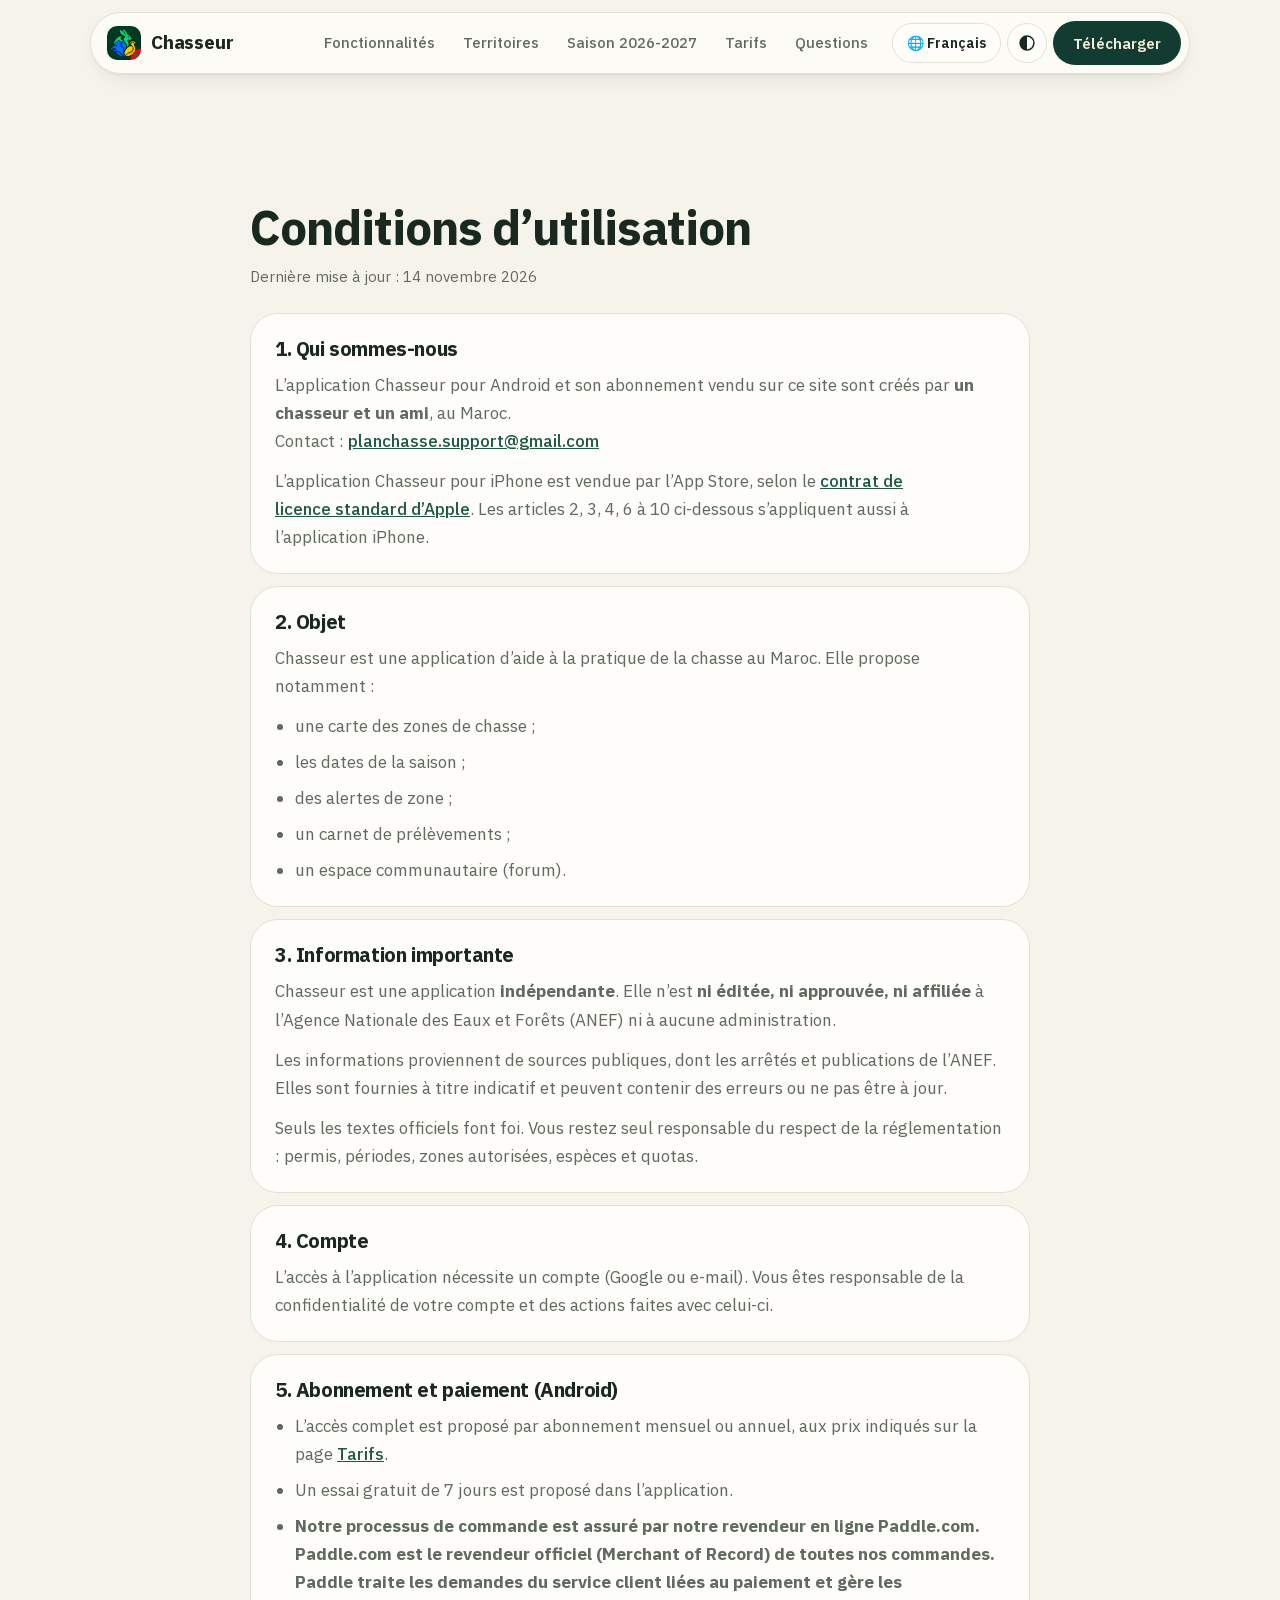
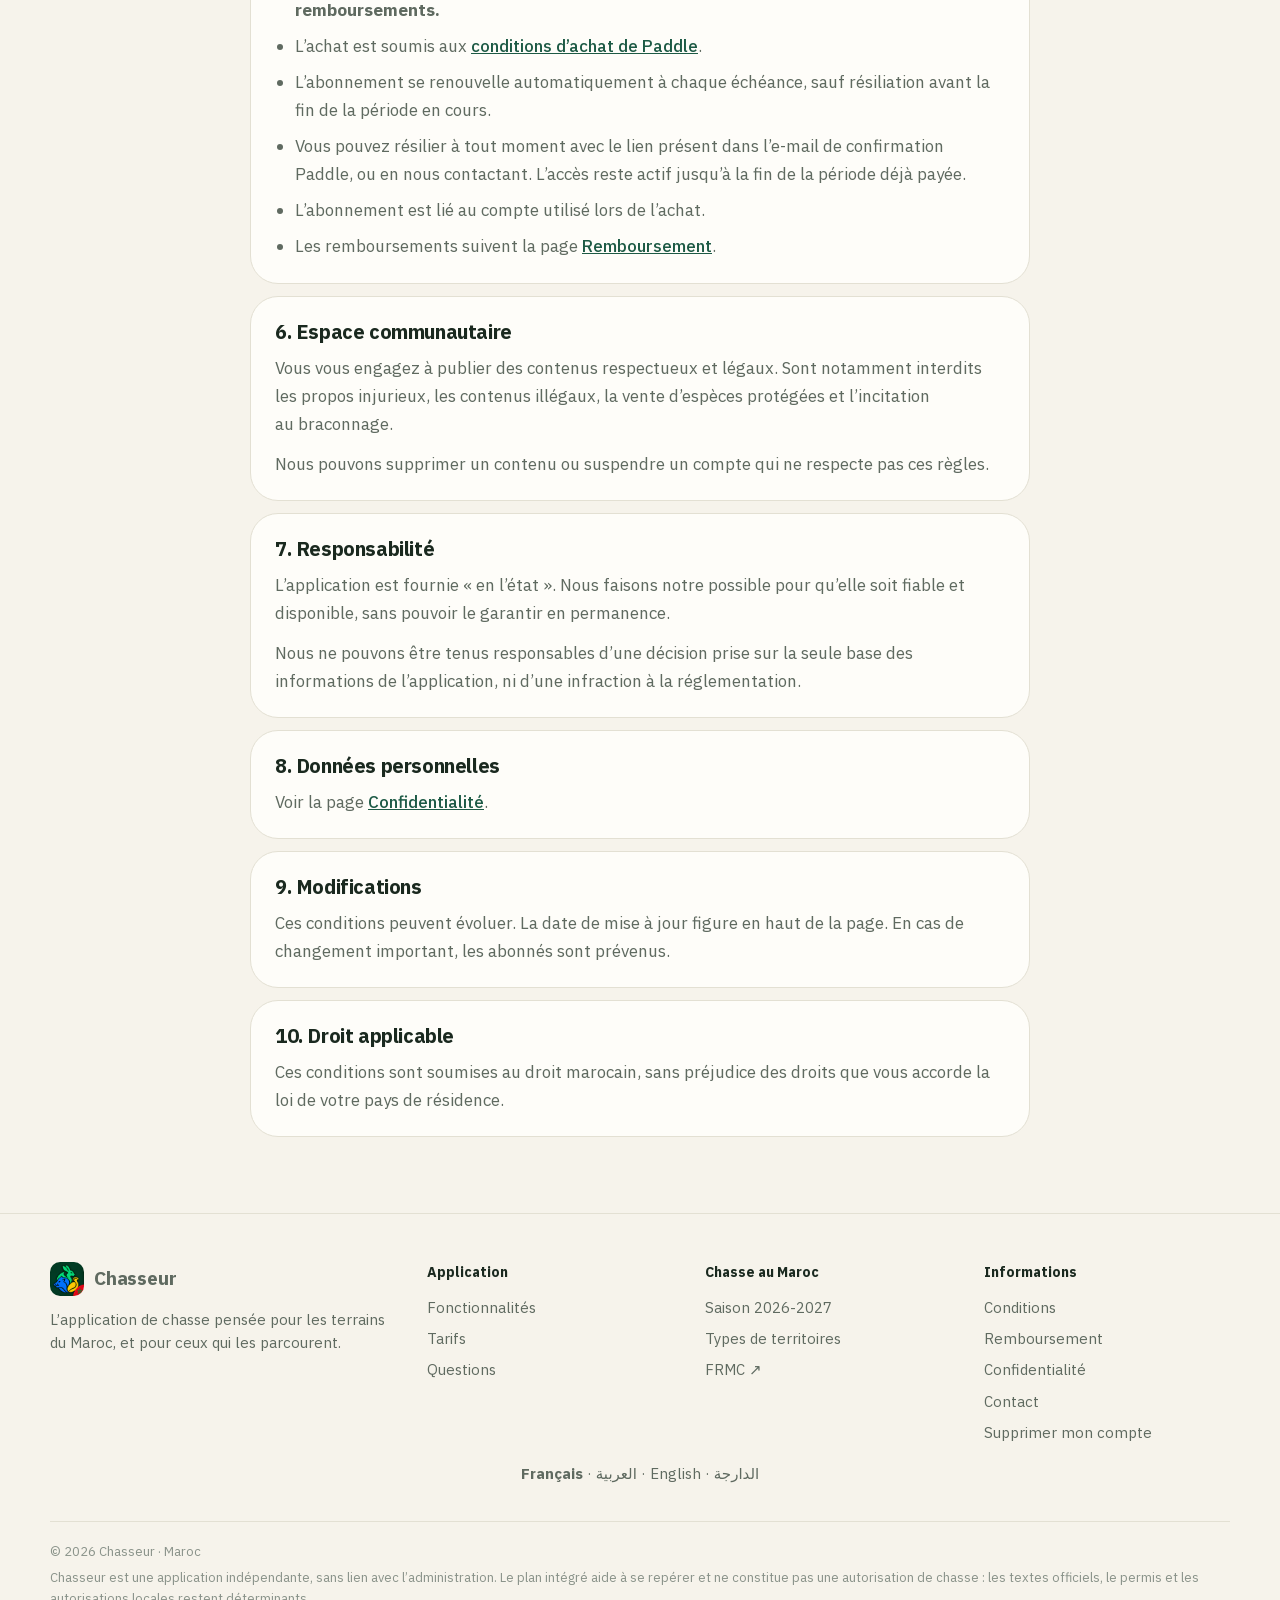
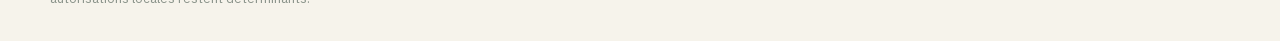
<file: conditions.html>
<!doctype html>
<!-- data-store="live": on the App Store since 13 Nov 2026 (the "soon" variants were removed then). -->
<html lang="fr" dir="ltr" data-store="live" class="no-js">
  <head>
    <meta charset="utf-8" />
    <meta name="viewport" content="width=device-width,initial-scale=1,viewport-fit=cover" />
    <title>Conditions d’utilisation — Chasseur</title>
    <meta name="description" content="L’application des chasseurs au Maroc, disponible sur l’App Store : carte des 2 246 territoires de chasse et 353 réserves, saison 2026-2027 par espèce, alertes de limite, carnet, météo, SOS et communauté. 7 jours d’essai gratuit." />
    <link rel="canonical" href="https://chasseurmaroc.com/conditions" />
    <link rel="alternate" hreflang="fr-MA" href="https://chasseurmaroc.com/" />
    <link rel="alternate" hreflang="ar-MA" href="https://chasseurmaroc.com/ar/" />
    <link rel="alternate" hreflang="en" href="https://chasseurmaroc.com/en/" />
    <link rel="alternate" hreflang="ar-MA" href="https://chasseurmaroc.com/ma/" />
    <link rel="alternate" hreflang="x-default" href="https://chasseurmaroc.com/" />
    <meta name="robots" content="index,follow,max-image-preview:large" />
    <meta name="keywords" content="application chasse Maroc, chasse au Maroc, carte de chasse Maroc, territoires de chasse Maroc, réserves de chasse, saison de chasse 2026-2027, ouverture de la chasse 2026 Maroc, calendrier de chasse Maroc, arrêté chasse 2026-2027, perdrix, sanglier, caille, tourterelle, chasseur marocain, تطبيق القنص, الصيد في المغرب" />
    <meta name="color-scheme" content="light dark" />
    <meta name="apple-mobile-web-app-title" content="Chasseur" />
    <meta name="geo.region" content="MA" />
    <meta name="geo.placename" content="Maroc" />
    <meta name="theme-color" content="#f6f3eb" media="(prefers-color-scheme: light)" />
    <meta name="theme-color" content="#0e1311" media="(prefers-color-scheme: dark)" />
    <meta name="apple-itunes-app" content="app-id=6821409206" />
    <meta property="og:type" content="website" />
    <meta property="og:site_name" content="Chasseur" />
    <meta property="og:locale" content="fr_MA" />
    <meta property="og:locale:alternate" content="ar_MA" />
    <meta property="og:url" content="https://chasseurmaroc.com/" />
    <meta property="og:title" content="Chasseur — l’application de chasse au Maroc, sur l’App Store" />
    <meta property="og:description" content="Territoires, réserves, saison 2026-2027, alertes, carnet et SOS : toute votre sortie de chasse au Maroc sur iPhone. 7 jours d’essai gratuit." />
    <meta property="og:image" content="https://chasseurmaroc.com/assets/img/social.jpg?v=2" />
    <meta property="og:image:type" content="image/jpeg" />
    <meta property="og:image:width" content="1200" />
    <meta property="og:image:height" content="630" />
    <meta property="og:image:alt" content="Chasseur, l’application de chasse au Maroc" />
    <meta name="twitter:card" content="summary_large_image" />
    <link rel="icon" href="/assets/img/favicon.png" type="image/png" />
    <link rel="apple-touch-icon" href="/assets/img/apple-touch-icon.png" />
    <link rel="manifest" href="/site.webmanifest" />
    <link rel="preload" href="/assets/fonts/plex-sans-latin.woff2" as="font" type="font/woff2" crossorigin />
    <script>
      try {
        var t = localStorage.getItem("theme");
        if (t === "light" || t === "dark") document.documentElement.dataset.theme = t;
      } catch (e) {}
    </script>
    <link rel="stylesheet" href="/landing.css" />
    <script src="/landing.js" defer></script>
  <style>.cta .store-badge img{clip-path:inset(1.5px round 9px);display:block}.cta .store-badge{background:#000;border-radius:9px;overflow:hidden;line-height:0}.lang-menu{position:relative}.lang-menu>summary{list-style:none;cursor:pointer;display:inline-flex;align-items:center;gap:6px;white-space:nowrap}.lang-menu>summary::-webkit-details-marker{display:none}.lang-menu ul{position:absolute;top:calc(100% + 8px);inset-inline-end:0;min-width:150px;margin:0;padding:6px;list-style:none;background:var(--surface,var(--canvas,#fff));border:1px solid rgba(127,127,127,.25);border-radius:14px;box-shadow:0 10px 30px rgba(0,0,0,.15);z-index:60}.lang-menu li a{display:block;padding:9px 12px;border-radius:10px;text-decoration:none;color:inherit;font-weight:500}.lang-menu li a:hover,.lang-menu li a[aria-current]{background:rgba(127,127,127,.14)}</style>
  <style>.legal-main{padding:120px var(--gutter,20px) 64px}.doc{max-width:780px;margin:0 auto}.doc__head{padding:8px 0 24px}.doc__head h1{font-size:clamp(32px,5vw,48px);line-height:1.06;color:var(--ink)}.doc__head p{margin-top:12px;color:var(--muted);font-size:15px;line-height:1.6}.doc section{background:var(--surface);border:1px solid var(--line);border-radius:var(--radius,22px);padding:22px 24px;margin-bottom:12px}.doc section h2{font-size:20px;line-height:1.25;margin:0 0 10px;color:var(--ink)}.doc section p,.doc section ul{margin:0 0 12px;line-height:1.65;color:var(--muted)}.doc section>:last-child{margin-bottom:0}.doc section ul{display:grid;gap:8px;padding-inline-start:20px}.doc a{color:var(--accent,inherit);text-decoration:underline;font-weight:500}@media (max-width:640px){.legal-main{padding-top:96px}.doc section{padding:18px}}</style>
  </head>
  <body>
    <a class="skip" href="#contenu">Aller au contenu</a>
    <header class="nav" data-track-section="header">
      <a class="brand" href="/" aria-label="Chasseur, accueil"><img src="/assets/img/logo-96.png" width="34" height="34" alt="" />Chasseur</a>
      <nav class="nav-links" id="nav-links" aria-label="Navigation principale">
        <a href="/#fonctionnalites">Fonctionnalités</a>
        <a href="/#territoires">Territoires</a>
        <a href="/#saison">Saison 2026-2027</a>
        <a href="/#tarifs">Tarifs</a>
        <a href="/#questions">Questions</a>
      </nav>
      <div class="nav-actions">
        <details class="lang-menu"><summary class="chip" aria-label="Langue / اللغة / Language">🌐 Français</summary><ul><li><a href="/" hreflang="fr" aria-current="page">Français</a></li><li><a href="/ar/" hreflang="ar">العربية</a></li><li><a href="/en/" hreflang="en">English</a></li><li><a href="/ma/" hreflang="ary">الدارجة</a></li></ul></details>
        <button class="chip chip-icon" type="button" data-theme-cycle aria-label="Apparence : Système"><i class="icon" style="--i:url(/assets/icons/contrast.svg)" aria-hidden="true"></i></button>
        <a class="btn nav-cta" href="/#telecharger" data-track="cta_clicked" data-track-place="nav">Télécharger</a>
        <button class="menu" type="button" aria-expanded="false" aria-controls="nav-links" aria-label="Menu"><span></span><span></span></button>
      </div>
    </header>
    <main id="contenu" class="legal-main">
      <article class="doc">
          <div class="doc__head">
            <h1>Conditions d’utilisation</h1>
            <p class="meta">Dernière mise à jour : 14 novembre 2026</p>
          </div>

          <section>
            <h2>1. Qui sommes-nous</h2>
            <p>L’application Chasseur pour Android et son abonnement vendu sur ce site sont créés par <strong>un chasseur et un ami</strong>, au Maroc.<br />Contact : <a href="mailto:planchasse.support@gmail.com">planchasse.support@gmail.com</a></p>
            <p>L’application Chasseur pour iPhone est vendue par l’App Store, selon le <a href="https://www.apple.com/legal/internet-services/itunes/dev/stdeula/" rel="noopener">contrat de licence standard d’Apple</a>. Les articles 2, 3, 4, 6 à 10 ci-dessous s’appliquent aussi à l’application iPhone.</p>
          </section>

          <section>
            <h2>2. Objet</h2>
            <p>Chasseur est une application d’aide à la pratique de la chasse au Maroc. Elle propose notamment :</p>
            <ul>
              <li>une carte des zones de chasse ;</li>
              <li>les dates de la saison ;</li>
              <li>des alertes de zone ;</li>
              <li>un carnet de prélèvements ;</li>
              <li>un espace communautaire (forum).</li>
            </ul>
          </section>

          <section>
            <h2>3. Information importante</h2>
            <p>Chasseur est une application <strong>indépendante</strong>. Elle n’est <strong>ni éditée, ni approuvée, ni affiliée</strong> à l’Agence Nationale des Eaux et Forêts (ANEF) ni à aucune administration.</p>
            <p>Les informations proviennent de sources publiques, dont les arrêtés et publications de l’ANEF. Elles sont fournies à titre indicatif et peuvent contenir des erreurs ou ne pas être à jour.</p>
            <p>Seuls les textes officiels font foi. Vous restez seul responsable du respect de la réglementation : permis, périodes, zones autorisées, espèces et quotas.</p>
          </section>

          <section>
            <h2>4. Compte</h2>
            <p>L’accès à l’application nécessite un compte (Google ou e-mail). Vous êtes responsable de la confidentialité de votre compte et des actions faites avec celui-ci.</p>
          </section>

          <section>
            <h2>5. Abonnement et paiement (Android)</h2>
            <ul>
              <li>L’accès complet est proposé par abonnement mensuel ou annuel, aux prix indiqués sur la page <a href="/#android">Tarifs</a>.</li>
              <li>Un essai gratuit de 7 jours est proposé dans l’application.</li>
              <li><strong>Notre processus de commande est assuré par notre revendeur en ligne Paddle.com. Paddle.com est le revendeur officiel (Merchant of Record) de toutes nos commandes. Paddle traite les demandes du service client liées au paiement et gère les remboursements.</strong></li>
              <li>L’achat est soumis aux <a href="https://www.paddle.com/legal/checkout-buyer-terms" rel="noopener">conditions d’achat de Paddle</a>.</li>
              <li>L’abonnement se renouvelle automatiquement à chaque échéance, sauf résiliation avant la fin de la période en cours.</li>
              <li>Vous pouvez résilier à tout moment avec le lien présent dans l’e-mail de confirmation Paddle, ou en nous contactant. L’accès reste actif jusqu’à la fin de la période déjà payée.</li>
              <li>L’abonnement est lié au compte utilisé lors de l’achat.</li>
              <li>Les remboursements suivent la page <a href="remboursement">Remboursement</a>.</li>
            </ul>
          </section>

          <section>
            <h2>6. Espace communautaire</h2>
            <p>Vous vous engagez à publier des contenus respectueux et légaux. Sont notamment interdits les propos injurieux, les contenus illégaux, la vente d’espèces protégées et l’incitation au braconnage.</p>
            <p>Nous pouvons supprimer un contenu ou suspendre un compte qui ne respecte pas ces règles.</p>
          </section>

          <section>
            <h2>7. Responsabilité</h2>
            <p>L’application est fournie « en l’état ». Nous faisons notre possible pour qu’elle soit fiable et disponible, sans pouvoir le garantir en permanence.</p>
            <p>Nous ne pouvons être tenus responsables d’une décision prise sur la seule base des informations de l’application, ni d’une infraction à la réglementation.</p>
          </section>

          <section>
            <h2>8. Données personnelles</h2>
            <p>Voir la page <a href="privacy">Confidentialité</a>.</p>
          </section>

          <section>
            <h2>9. Modifications</h2>
            <p>Ces conditions peuvent évoluer. La date de mise à jour figure en haut de la page. En cas de changement important, les abonnés sont prévenus.</p>
          </section>

          <section>
            <h2>10. Droit applicable</h2>
            <p>Ces conditions sont soumises au droit marocain, sans préjudice des droits que vous accorde la loi de votre pays de résidence.</p>
          </section>
        </article>
    </main>
    <footer class="footer">
      <div class="wrap">
        <div class="footer-grid">
          <div>
            <a class="brand" href="/"><img src="/assets/img/logo-96.png" width="34" height="34" alt="" />Chasseur</a>
            <p style="margin-top:12px">L’application de chasse pensée pour les terrains du Maroc, et pour ceux qui les parcourent.</p>
          </div>
          <div><h4>Application</h4><ul><li><a href="/#fonctionnalites">Fonctionnalités</a></li><li><a href="/#tarifs">Tarifs</a></li><li><a href="/#questions">Questions</a></li></ul></div>
          <div><h4>Chasse au Maroc</h4><ul><li><a href="/#saison">Saison 2026-2027</a></li><li><a href="/#territoires">Types de territoires</a></li><li><a href="https://frmc.ma/" rel="noopener">FRMC ↗</a></li></ul></div>
          <div><h4>Informations</h4><ul><li><a href="/conditions">Conditions</a></li><li><a href="/remboursement">Remboursement</a></li><li><a href="/privacy">Confidentialité</a></li><li><a href="/contact">Contact</a></li><li><a href="/delete-account">Supprimer mon compte</a></li></ul></div>
        </div>
        <p class="languages" style="margin:18px 0 0;text-align:center"><strong>Français</strong> · <a href="/ar/" hreflang="ar">العربية</a> · <a href="/en/" hreflang="en">English</a> · <a href="/ma/" hreflang="ary">الدارجة</a></p>
        <div class="legal">
          <span>© 2026 Chasseur · Maroc</span>
          <span>Chasseur est une application indépendante, sans lien avec l’administration. Le plan intégré aide à se repérer et ne constitue pas une autorisation de chasse : les textes officiels, le permis et les autorisations locales restent déterminants.</span>
        </div>
      </div>
    </footer>
    <script>document.addEventListener('click',e=>{document.querySelectorAll('.lang-menu[open]').forEach(d=>{if(!d.contains(e.target))d.removeAttribute('open')})});</script>
  </body>
</html>
</file>
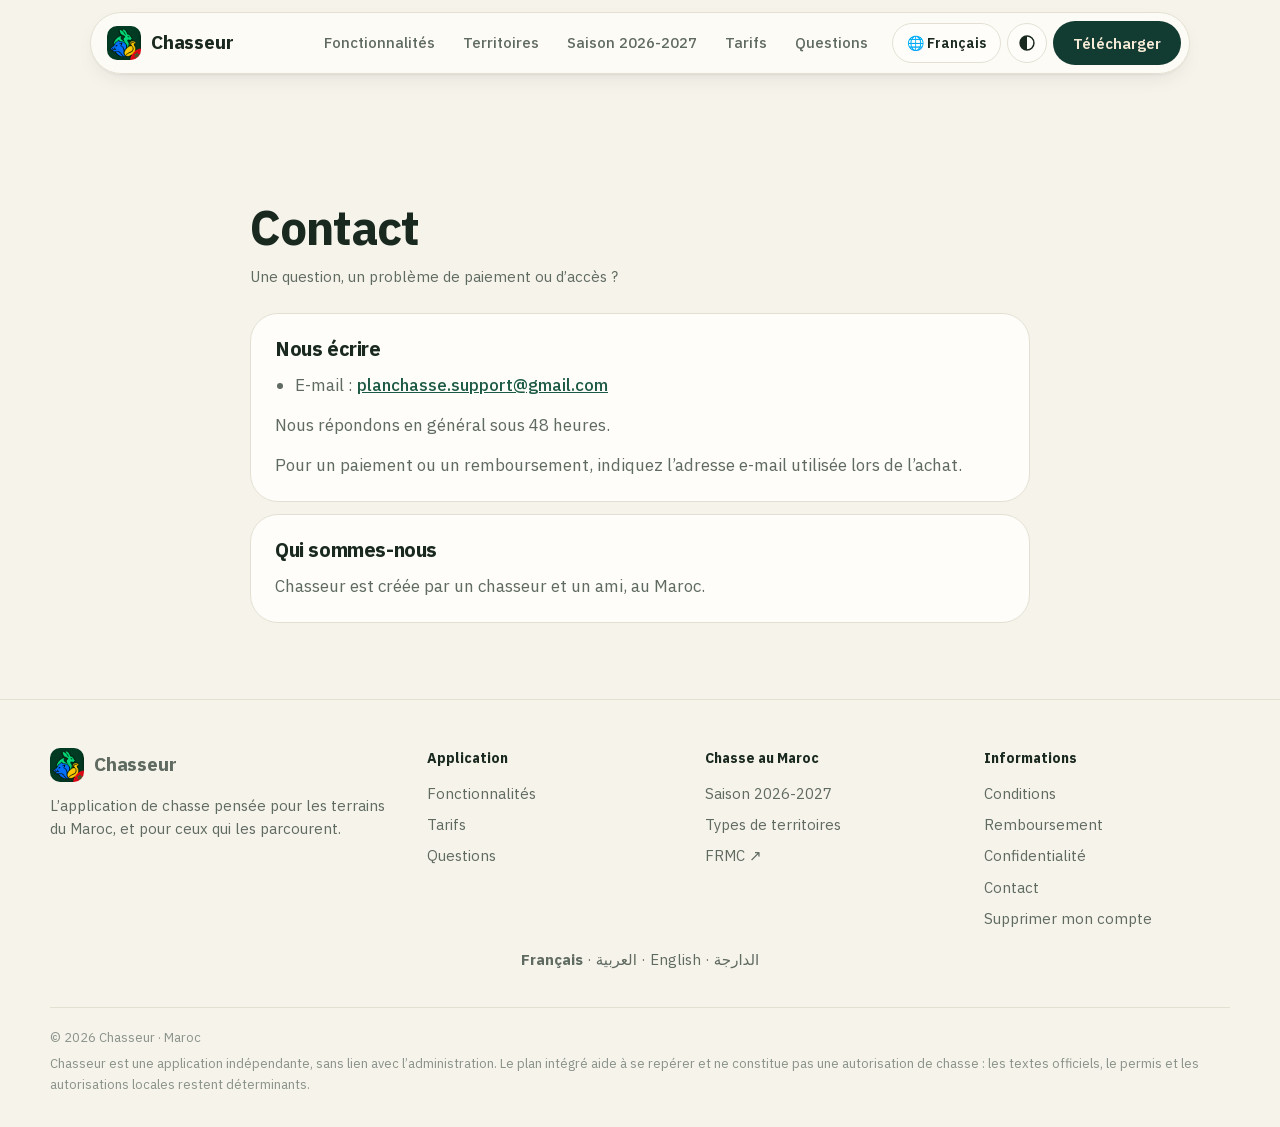
<file: contact.html>
<!doctype html>
<!-- data-store="live": on the App Store since 13 Nov 2026 (the "soon" variants were removed then). -->
<html lang="fr" dir="ltr" data-store="live" class="no-js">
  <head>
    <meta charset="utf-8" />
    <meta name="viewport" content="width=device-width,initial-scale=1,viewport-fit=cover" />
    <title>Contact — Chasseur</title>
    <meta name="description" content="L’application des chasseurs au Maroc, disponible sur l’App Store : carte des 2 246 territoires de chasse et 353 réserves, saison 2026-2027 par espèce, alertes de limite, carnet, météo, SOS et communauté. 7 jours d’essai gratuit." />
    <link rel="canonical" href="https://chasseurmaroc.com/contact" />
    <link rel="alternate" hreflang="fr-MA" href="https://chasseurmaroc.com/" />
    <link rel="alternate" hreflang="ar-MA" href="https://chasseurmaroc.com/ar/" />
    <link rel="alternate" hreflang="en" href="https://chasseurmaroc.com/en/" />
    <link rel="alternate" hreflang="ar-MA" href="https://chasseurmaroc.com/ma/" />
    <link rel="alternate" hreflang="x-default" href="https://chasseurmaroc.com/" />
    <meta name="robots" content="index,follow,max-image-preview:large" />
    <meta name="keywords" content="application chasse Maroc, chasse au Maroc, carte de chasse Maroc, territoires de chasse Maroc, réserves de chasse, saison de chasse 2026-2027, ouverture de la chasse 2026 Maroc, calendrier de chasse Maroc, arrêté chasse 2026-2027, perdrix, sanglier, caille, tourterelle, chasseur marocain, تطبيق القنص, الصيد في المغرب" />
    <meta name="color-scheme" content="light dark" />
    <meta name="apple-mobile-web-app-title" content="Chasseur" />
    <meta name="geo.region" content="MA" />
    <meta name="geo.placename" content="Maroc" />
    <meta name="theme-color" content="#f6f3eb" media="(prefers-color-scheme: light)" />
    <meta name="theme-color" content="#0e1311" media="(prefers-color-scheme: dark)" />
    <meta name="apple-itunes-app" content="app-id=6821409206" />
    <meta property="og:type" content="website" />
    <meta property="og:site_name" content="Chasseur" />
    <meta property="og:locale" content="fr_MA" />
    <meta property="og:locale:alternate" content="ar_MA" />
    <meta property="og:url" content="https://chasseurmaroc.com/" />
    <meta property="og:title" content="Chasseur — l’application de chasse au Maroc, sur l’App Store" />
    <meta property="og:description" content="Territoires, réserves, saison 2026-2027, alertes, carnet et SOS : toute votre sortie de chasse au Maroc sur iPhone. 7 jours d’essai gratuit." />
    <meta property="og:image" content="https://chasseurmaroc.com/assets/img/social.jpg?v=2" />
    <meta property="og:image:type" content="image/jpeg" />
    <meta property="og:image:width" content="1200" />
    <meta property="og:image:height" content="630" />
    <meta property="og:image:alt" content="Chasseur, l’application de chasse au Maroc" />
    <meta name="twitter:card" content="summary_large_image" />
    <link rel="icon" href="/assets/img/favicon.png" type="image/png" />
    <link rel="apple-touch-icon" href="/assets/img/apple-touch-icon.png" />
    <link rel="manifest" href="/site.webmanifest" />
    <link rel="preload" href="/assets/fonts/plex-sans-latin.woff2" as="font" type="font/woff2" crossorigin />
    <script>
      try {
        var t = localStorage.getItem("theme");
        if (t === "light" || t === "dark") document.documentElement.dataset.theme = t;
      } catch (e) {}
    </script>
    <link rel="stylesheet" href="/landing.css" />
    <script src="/landing.js" defer></script>
  <style>.cta .store-badge img{clip-path:inset(1.5px round 9px);display:block}.cta .store-badge{background:#000;border-radius:9px;overflow:hidden;line-height:0}.lang-menu{position:relative}.lang-menu>summary{list-style:none;cursor:pointer;display:inline-flex;align-items:center;gap:6px;white-space:nowrap}.lang-menu>summary::-webkit-details-marker{display:none}.lang-menu ul{position:absolute;top:calc(100% + 8px);inset-inline-end:0;min-width:150px;margin:0;padding:6px;list-style:none;background:var(--surface,var(--canvas,#fff));border:1px solid rgba(127,127,127,.25);border-radius:14px;box-shadow:0 10px 30px rgba(0,0,0,.15);z-index:60}.lang-menu li a{display:block;padding:9px 12px;border-radius:10px;text-decoration:none;color:inherit;font-weight:500}.lang-menu li a:hover,.lang-menu li a[aria-current]{background:rgba(127,127,127,.14)}</style>
  <style>.legal-main{padding:120px var(--gutter,20px) 64px}.doc{max-width:780px;margin:0 auto}.doc__head{padding:8px 0 24px}.doc__head h1{font-size:clamp(32px,5vw,48px);line-height:1.06;color:var(--ink)}.doc__head p{margin-top:12px;color:var(--muted);font-size:15px;line-height:1.6}.doc section{background:var(--surface);border:1px solid var(--line);border-radius:var(--radius,22px);padding:22px 24px;margin-bottom:12px}.doc section h2{font-size:20px;line-height:1.25;margin:0 0 10px;color:var(--ink)}.doc section p,.doc section ul{margin:0 0 12px;line-height:1.65;color:var(--muted)}.doc section>:last-child{margin-bottom:0}.doc section ul{display:grid;gap:8px;padding-inline-start:20px}.doc a{color:var(--accent,inherit);text-decoration:underline;font-weight:500}@media (max-width:640px){.legal-main{padding-top:96px}.doc section{padding:18px}}</style>
  </head>
  <body>
    <a class="skip" href="#contenu">Aller au contenu</a>
    <header class="nav" data-track-section="header">
      <a class="brand" href="/" aria-label="Chasseur, accueil"><img src="/assets/img/logo-96.png" width="34" height="34" alt="" />Chasseur</a>
      <nav class="nav-links" id="nav-links" aria-label="Navigation principale">
        <a href="/#fonctionnalites">Fonctionnalités</a>
        <a href="/#territoires">Territoires</a>
        <a href="/#saison">Saison 2026-2027</a>
        <a href="/#tarifs">Tarifs</a>
        <a href="/#questions">Questions</a>
      </nav>
      <div class="nav-actions">
        <details class="lang-menu"><summary class="chip" aria-label="Langue / اللغة / Language">🌐 Français</summary><ul><li><a href="/" hreflang="fr" aria-current="page">Français</a></li><li><a href="/ar/" hreflang="ar">العربية</a></li><li><a href="/en/" hreflang="en">English</a></li><li><a href="/ma/" hreflang="ary">الدارجة</a></li></ul></details>
        <button class="chip chip-icon" type="button" data-theme-cycle aria-label="Apparence : Système"><i class="icon" style="--i:url(/assets/icons/contrast.svg)" aria-hidden="true"></i></button>
        <a class="btn nav-cta" href="/#telecharger" data-track="cta_clicked" data-track-place="nav">Télécharger</a>
        <button class="menu" type="button" aria-expanded="false" aria-controls="nav-links" aria-label="Menu"><span></span><span></span></button>
      </div>
    </header>
    <main id="contenu" class="legal-main">
      <article class="doc">
          <div class="doc__head">
            <h1>Contact</h1>
            <p class="meta">Une question, un problème de paiement ou d’accès ?</p>
          </div>

          <section>
            <h2>Nous écrire</h2>
            <ul>
              <li>E-mail : <a href="mailto:planchasse.support@gmail.com">planchasse.support@gmail.com</a></li>
            </ul>
            <p>Nous répondons en général sous 48 heures.</p>
            <p>Pour un paiement ou un remboursement, indiquez l’adresse e-mail utilisée lors de l’achat.</p>
          </section>

          <section>
            <h2>Qui sommes-nous</h2>
            <p>Chasseur est créée par un chasseur et un ami, au Maroc.</p>
          </section>
        </article>
    </main>
    <footer class="footer">
      <div class="wrap">
        <div class="footer-grid">
          <div>
            <a class="brand" href="/"><img src="/assets/img/logo-96.png" width="34" height="34" alt="" />Chasseur</a>
            <p style="margin-top:12px">L’application de chasse pensée pour les terrains du Maroc, et pour ceux qui les parcourent.</p>
          </div>
          <div><h4>Application</h4><ul><li><a href="/#fonctionnalites">Fonctionnalités</a></li><li><a href="/#tarifs">Tarifs</a></li><li><a href="/#questions">Questions</a></li></ul></div>
          <div><h4>Chasse au Maroc</h4><ul><li><a href="/#saison">Saison 2026-2027</a></li><li><a href="/#territoires">Types de territoires</a></li><li><a href="https://frmc.ma/" rel="noopener">FRMC ↗</a></li></ul></div>
          <div><h4>Informations</h4><ul><li><a href="/conditions">Conditions</a></li><li><a href="/remboursement">Remboursement</a></li><li><a href="/privacy">Confidentialité</a></li><li><a href="/contact">Contact</a></li><li><a href="/delete-account">Supprimer mon compte</a></li></ul></div>
        </div>
        <p class="languages" style="margin:18px 0 0;text-align:center"><strong>Français</strong> · <a href="/ar/" hreflang="ar">العربية</a> · <a href="/en/" hreflang="en">English</a> · <a href="/ma/" hreflang="ary">الدارجة</a></p>
        <div class="legal">
          <span>© 2026 Chasseur · Maroc</span>
          <span>Chasseur est une application indépendante, sans lien avec l’administration. Le plan intégré aide à se repérer et ne constitue pas une autorisation de chasse : les textes officiels, le permis et les autorisations locales restent déterminants.</span>
        </div>
      </div>
    </footer>
    <script>document.addEventListener('click',e=>{document.querySelectorAll('.lang-menu[open]').forEach(d=>{if(!d.contains(e.target))d.removeAttribute('open')})});</script>
  </body>
</html>
</file>
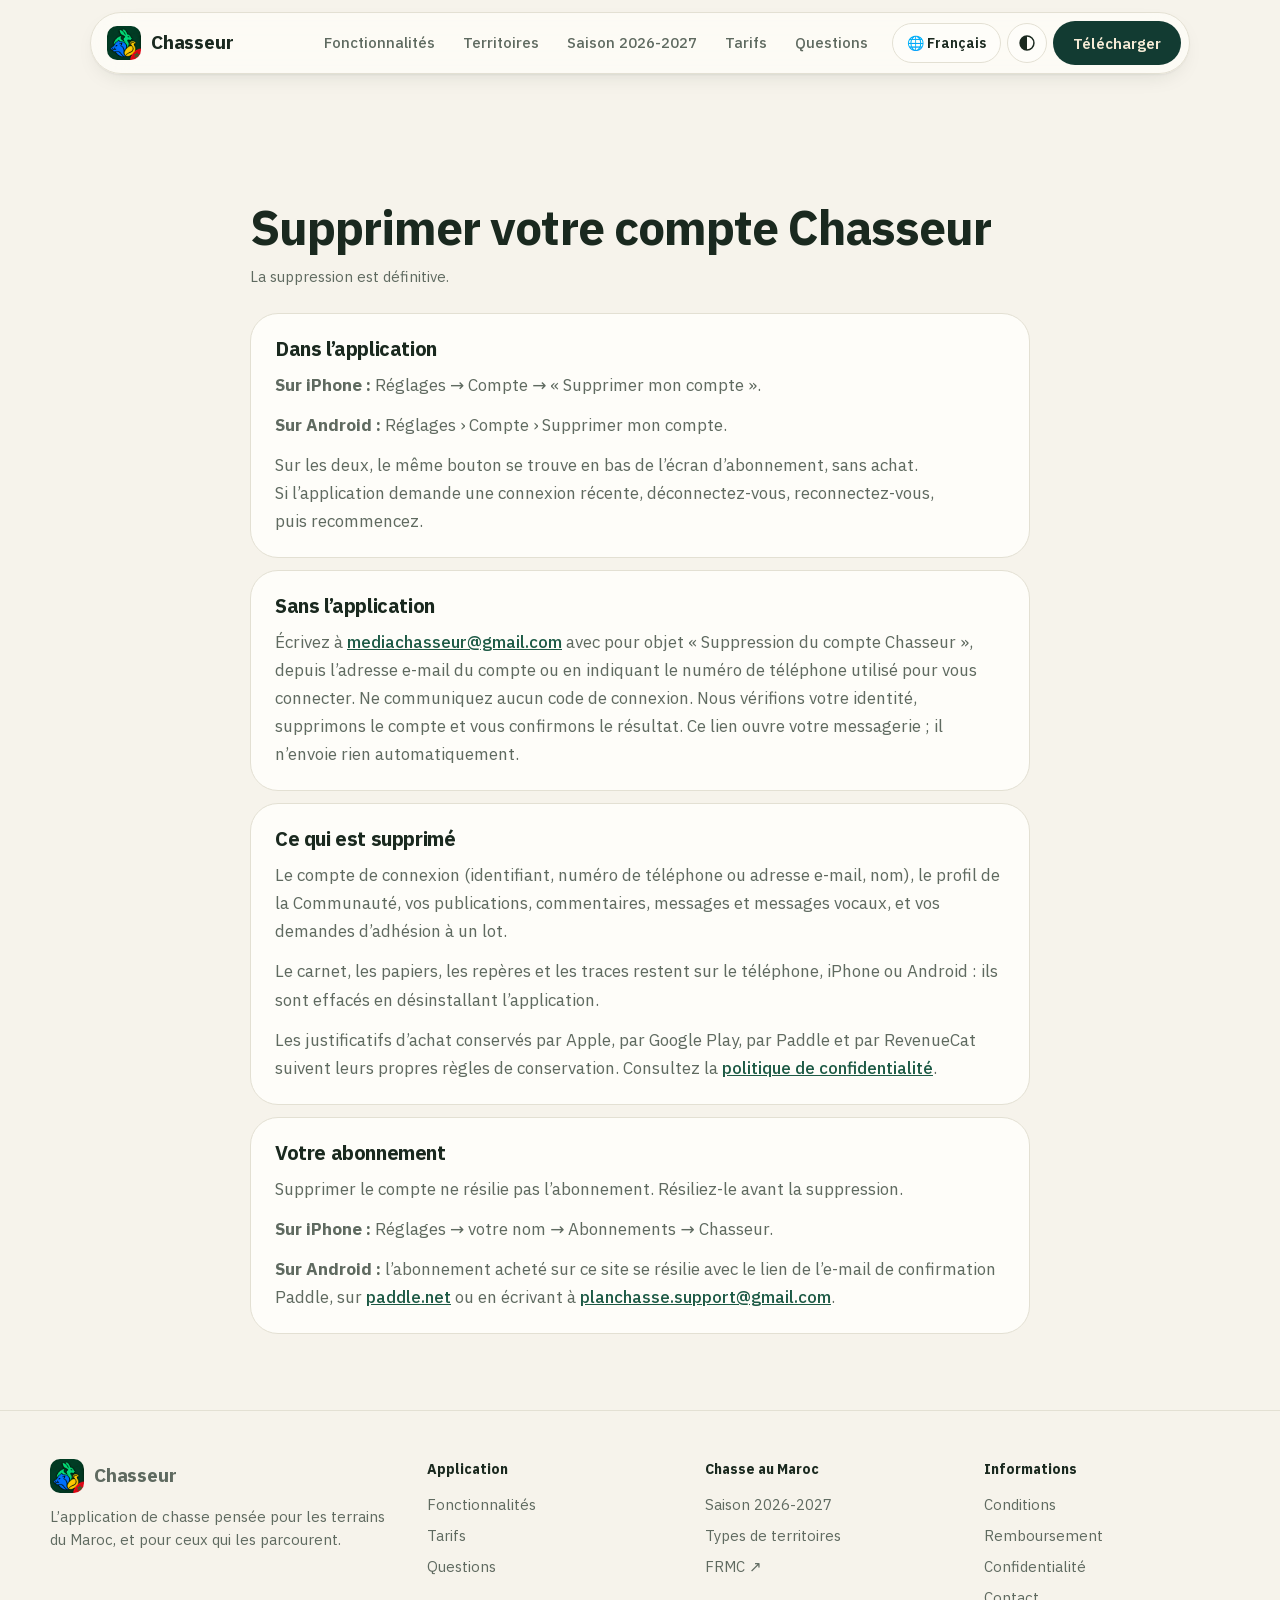
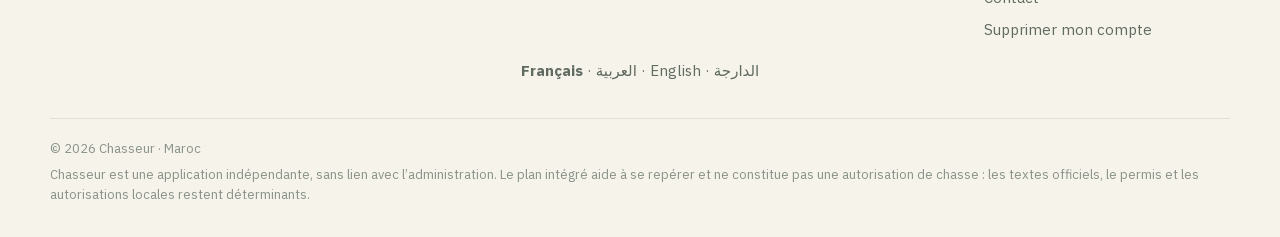
<file: delete-account.html>
<!doctype html>
<!-- data-store="live": on the App Store since 13 Nov 2026 (the "soon" variants were removed then). -->
<html lang="fr" dir="ltr" data-store="live" class="no-js">
  <head>
    <meta charset="utf-8" />
    <meta name="viewport" content="width=device-width,initial-scale=1,viewport-fit=cover" />
    <title>Suppression du compte — Chasseur</title>
    <meta name="description" content="L’application des chasseurs au Maroc, disponible sur l’App Store : carte des 2 246 territoires de chasse et 353 réserves, saison 2026-2027 par espèce, alertes de limite, carnet, météo, SOS et communauté. 7 jours d’essai gratuit." />
    <link rel="canonical" href="https://chasseurmaroc.com/delete-account" />
    <link rel="alternate" hreflang="fr-MA" href="https://chasseurmaroc.com/" />
    <link rel="alternate" hreflang="ar-MA" href="https://chasseurmaroc.com/ar/" />
    <link rel="alternate" hreflang="en" href="https://chasseurmaroc.com/en/" />
    <link rel="alternate" hreflang="ar-MA" href="https://chasseurmaroc.com/ma/" />
    <link rel="alternate" hreflang="x-default" href="https://chasseurmaroc.com/" />
    <meta name="robots" content="index,follow,max-image-preview:large" />
    <meta name="keywords" content="application chasse Maroc, chasse au Maroc, carte de chasse Maroc, territoires de chasse Maroc, réserves de chasse, saison de chasse 2026-2027, ouverture de la chasse 2026 Maroc, calendrier de chasse Maroc, arrêté chasse 2026-2027, perdrix, sanglier, caille, tourterelle, chasseur marocain, تطبيق القنص, الصيد في المغرب" />
    <meta name="color-scheme" content="light dark" />
    <meta name="apple-mobile-web-app-title" content="Chasseur" />
    <meta name="geo.region" content="MA" />
    <meta name="geo.placename" content="Maroc" />
    <meta name="theme-color" content="#f6f3eb" media="(prefers-color-scheme: light)" />
    <meta name="theme-color" content="#0e1311" media="(prefers-color-scheme: dark)" />
    <meta name="apple-itunes-app" content="app-id=6821409206" />
    <meta property="og:type" content="website" />
    <meta property="og:site_name" content="Chasseur" />
    <meta property="og:locale" content="fr_MA" />
    <meta property="og:locale:alternate" content="ar_MA" />
    <meta property="og:url" content="https://chasseurmaroc.com/" />
    <meta property="og:title" content="Chasseur — l’application de chasse au Maroc, sur l’App Store" />
    <meta property="og:description" content="Territoires, réserves, saison 2026-2027, alertes, carnet et SOS : toute votre sortie de chasse au Maroc sur iPhone. 7 jours d’essai gratuit." />
    <meta property="og:image" content="https://chasseurmaroc.com/assets/img/social.jpg?v=2" />
    <meta property="og:image:type" content="image/jpeg" />
    <meta property="og:image:width" content="1200" />
    <meta property="og:image:height" content="630" />
    <meta property="og:image:alt" content="Chasseur, l’application de chasse au Maroc" />
    <meta name="twitter:card" content="summary_large_image" />
    <link rel="icon" href="/assets/img/favicon.png" type="image/png" />
    <link rel="apple-touch-icon" href="/assets/img/apple-touch-icon.png" />
    <link rel="manifest" href="/site.webmanifest" />
    <link rel="preload" href="/assets/fonts/plex-sans-latin.woff2" as="font" type="font/woff2" crossorigin />
    <script>
      try {
        var t = localStorage.getItem("theme");
        if (t === "light" || t === "dark") document.documentElement.dataset.theme = t;
      } catch (e) {}
    </script>
    <link rel="stylesheet" href="/landing.css" />
    <script src="/landing.js" defer></script>
  <style>.cta .store-badge img{clip-path:inset(1.5px round 9px);display:block}.cta .store-badge{background:#000;border-radius:9px;overflow:hidden;line-height:0}.lang-menu{position:relative}.lang-menu>summary{list-style:none;cursor:pointer;display:inline-flex;align-items:center;gap:6px;white-space:nowrap}.lang-menu>summary::-webkit-details-marker{display:none}.lang-menu ul{position:absolute;top:calc(100% + 8px);inset-inline-end:0;min-width:150px;margin:0;padding:6px;list-style:none;background:var(--surface,var(--canvas,#fff));border:1px solid rgba(127,127,127,.25);border-radius:14px;box-shadow:0 10px 30px rgba(0,0,0,.15);z-index:60}.lang-menu li a{display:block;padding:9px 12px;border-radius:10px;text-decoration:none;color:inherit;font-weight:500}.lang-menu li a:hover,.lang-menu li a[aria-current]{background:rgba(127,127,127,.14)}</style>
  <style>.legal-main{padding:120px var(--gutter,20px) 64px}.doc{max-width:780px;margin:0 auto}.doc__head{padding:8px 0 24px}.doc__head h1{font-size:clamp(32px,5vw,48px);line-height:1.06;color:var(--ink)}.doc__head p{margin-top:12px;color:var(--muted);font-size:15px;line-height:1.6}.doc section{background:var(--surface);border:1px solid var(--line);border-radius:var(--radius,22px);padding:22px 24px;margin-bottom:12px}.doc section h2{font-size:20px;line-height:1.25;margin:0 0 10px;color:var(--ink)}.doc section p,.doc section ul{margin:0 0 12px;line-height:1.65;color:var(--muted)}.doc section>:last-child{margin-bottom:0}.doc section ul{display:grid;gap:8px;padding-inline-start:20px}.doc a{color:var(--accent,inherit);text-decoration:underline;font-weight:500}@media (max-width:640px){.legal-main{padding-top:96px}.doc section{padding:18px}}</style>
  </head>
  <body>
    <a class="skip" href="#contenu">Aller au contenu</a>
    <header class="nav" data-track-section="header">
      <a class="brand" href="/" aria-label="Chasseur, accueil"><img src="/assets/img/logo-96.png" width="34" height="34" alt="" />Chasseur</a>
      <nav class="nav-links" id="nav-links" aria-label="Navigation principale">
        <a href="/#fonctionnalites">Fonctionnalités</a>
        <a href="/#territoires">Territoires</a>
        <a href="/#saison">Saison 2026-2027</a>
        <a href="/#tarifs">Tarifs</a>
        <a href="/#questions">Questions</a>
      </nav>
      <div class="nav-actions">
        <details class="lang-menu"><summary class="chip" aria-label="Langue / اللغة / Language">🌐 Français</summary><ul><li><a href="/" hreflang="fr" aria-current="page">Français</a></li><li><a href="/ar/" hreflang="ar">العربية</a></li><li><a href="/en/" hreflang="en">English</a></li><li><a href="/ma/" hreflang="ary">الدارجة</a></li></ul></details>
        <button class="chip chip-icon" type="button" data-theme-cycle aria-label="Apparence : Système"><i class="icon" style="--i:url(/assets/icons/contrast.svg)" aria-hidden="true"></i></button>
        <a class="btn nav-cta" href="/#telecharger" data-track="cta_clicked" data-track-place="nav">Télécharger</a>
        <button class="menu" type="button" aria-expanded="false" aria-controls="nav-links" aria-label="Menu"><span></span><span></span></button>
      </div>
    </header>
    <main id="contenu" class="legal-main">
      <article class="doc">
          <div class="doc__head">
            <h1>Supprimer votre compte Chasseur</h1>
            <p class="meta">La suppression est définitive.</p>
          </div>

          <section>
            <h2>Dans l’application</h2>
            <p>
              <strong>Sur iPhone :</strong> Réglages → Compte → « Supprimer mon
              compte ».
            </p>
            <p>
              <strong>Sur Android :</strong> Réglages › Compte › Supprimer mon
              compte.
            </p>
            <p>
              Sur les deux, le même bouton se trouve en bas de l’écran
              d’abonnement, sans achat. Si l’application demande une connexion
              récente, déconnectez-vous, reconnectez-vous, puis recommencez.
            </p>
          </section>

          <section>
            <h2>Sans l’application</h2>
            <p>
              Écrivez à
              <a
                href="mailto:mediachasseur@gmail.com?subject=Suppression%20du%20compte%20Plan%20Chasse"
                >mediachasseur@gmail.com</a
              >
              avec pour objet « Suppression du compte Chasseur », depuis
              l’adresse e-mail du compte ou en indiquant le numéro de téléphone
              utilisé pour vous connecter. Ne communiquez aucun code de
              connexion. Nous vérifions votre identité, supprimons le compte et
              vous confirmons le résultat. Ce lien ouvre votre messagerie ; il
              n’envoie rien automatiquement.
            </p>
          </section>

          <section>
            <h2>Ce qui est supprimé</h2>
            <p>
              Le compte de connexion (identifiant, numéro de téléphone ou
              adresse e-mail, nom), le profil de la Communauté, vos
              publications, commentaires, messages et messages vocaux, et vos
              demandes d’adhésion à un lot.
            </p>
            <p>
              Le carnet, les papiers, les repères et les traces restent sur le
              téléphone, iPhone ou Android : ils sont effacés en désinstallant
              l’application.
            </p>
            <p>
              Les justificatifs d’achat conservés par Apple, par Google Play, par Paddle et
              par RevenueCat suivent leurs propres règles de conservation.
              Consultez la <a href="privacy">politique de confidentialité</a>.
            </p>
          </section>

          <section>
            <h2>Votre abonnement</h2>
            <p>
              Supprimer le compte ne résilie pas l’abonnement. Résiliez-le
              avant la suppression.
            </p>
            <p>
              <strong>Sur iPhone :</strong> Réglages → votre nom → Abonnements →
              Chasseur.
            </p>
            <p>
              <strong>Sur Android :</strong> l’abonnement acheté sur ce site se
              résilie avec le lien de l’e-mail de confirmation Paddle, sur
              <a href="https://paddle.net" rel="noopener">paddle.net</a> ou en
              écrivant à
              <a href="mailto:planchasse.support@gmail.com">planchasse.support@gmail.com</a>.
            </p>
          </section>
        </article>
    </main>
    <footer class="footer">
      <div class="wrap">
        <div class="footer-grid">
          <div>
            <a class="brand" href="/"><img src="/assets/img/logo-96.png" width="34" height="34" alt="" />Chasseur</a>
            <p style="margin-top:12px">L’application de chasse pensée pour les terrains du Maroc, et pour ceux qui les parcourent.</p>
          </div>
          <div><h4>Application</h4><ul><li><a href="/#fonctionnalites">Fonctionnalités</a></li><li><a href="/#tarifs">Tarifs</a></li><li><a href="/#questions">Questions</a></li></ul></div>
          <div><h4>Chasse au Maroc</h4><ul><li><a href="/#saison">Saison 2026-2027</a></li><li><a href="/#territoires">Types de territoires</a></li><li><a href="https://frmc.ma/" rel="noopener">FRMC ↗</a></li></ul></div>
          <div><h4>Informations</h4><ul><li><a href="/conditions">Conditions</a></li><li><a href="/remboursement">Remboursement</a></li><li><a href="/privacy">Confidentialité</a></li><li><a href="/contact">Contact</a></li><li><a href="/delete-account">Supprimer mon compte</a></li></ul></div>
        </div>
        <p class="languages" style="margin:18px 0 0;text-align:center"><strong>Français</strong> · <a href="/ar/" hreflang="ar">العربية</a> · <a href="/en/" hreflang="en">English</a> · <a href="/ma/" hreflang="ary">الدارجة</a></p>
        <div class="legal">
          <span>© 2026 Chasseur · Maroc</span>
          <span>Chasseur est une application indépendante, sans lien avec l’administration. Le plan intégré aide à se repérer et ne constitue pas une autorisation de chasse : les textes officiels, le permis et les autorisations locales restent déterminants.</span>
        </div>
      </div>
    </footer>
    <script>document.addEventListener('click',e=>{document.querySelectorAll('.lang-menu[open]').forEach(d=>{if(!d.contains(e.target))d.removeAttribute('open')})});</script>
  </body>
</html>
</file>
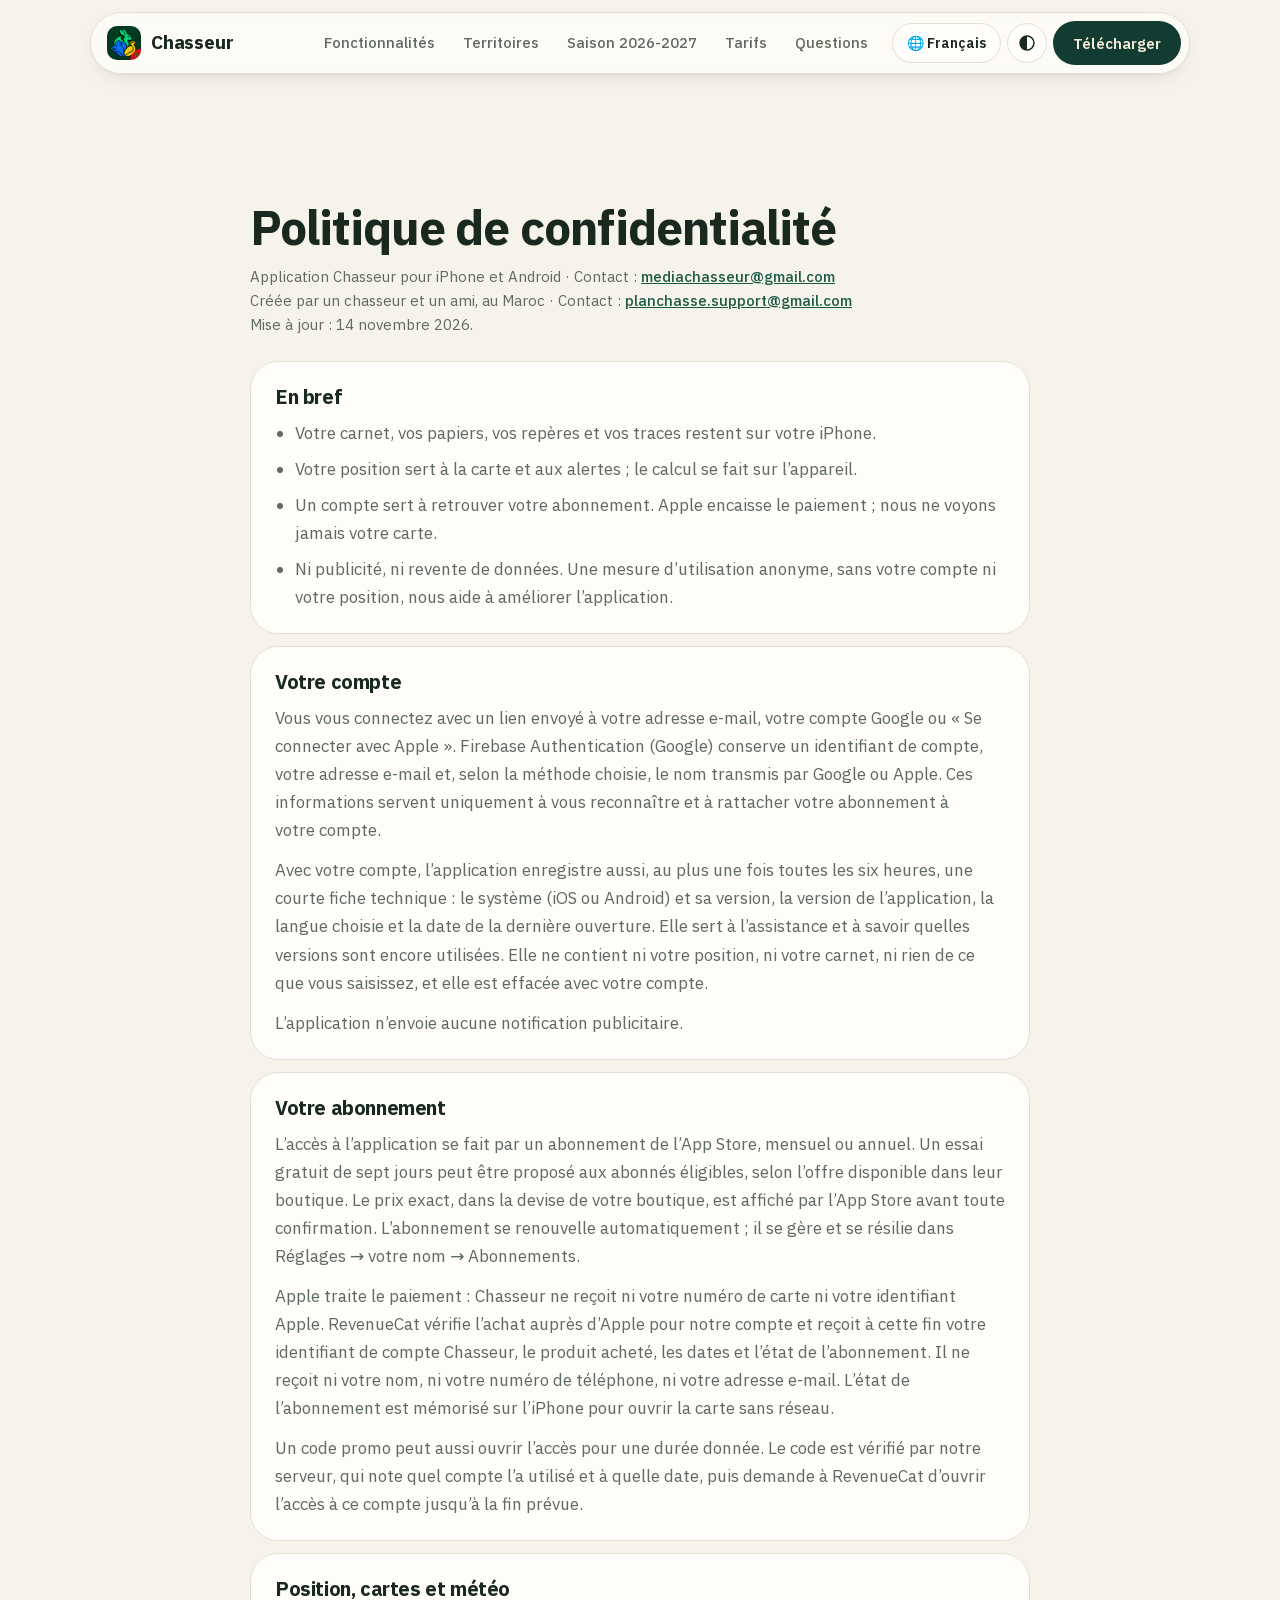
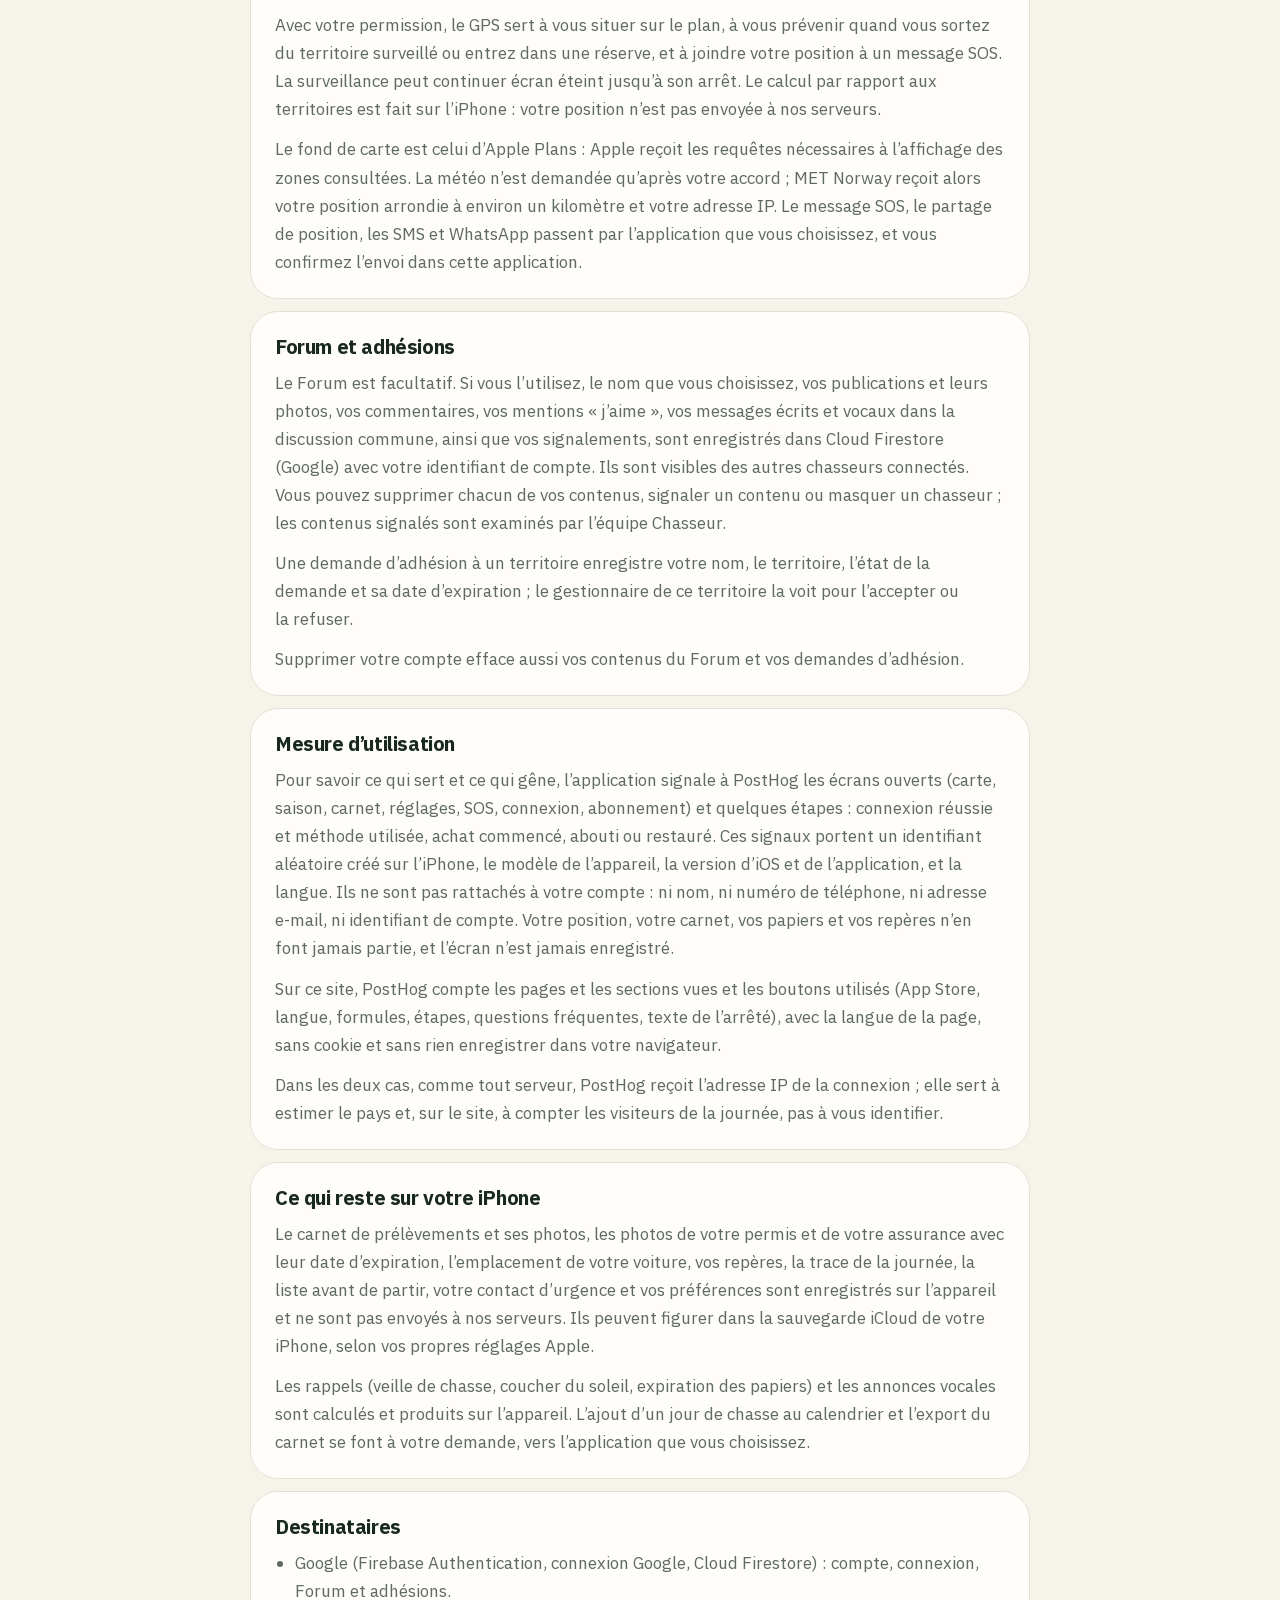
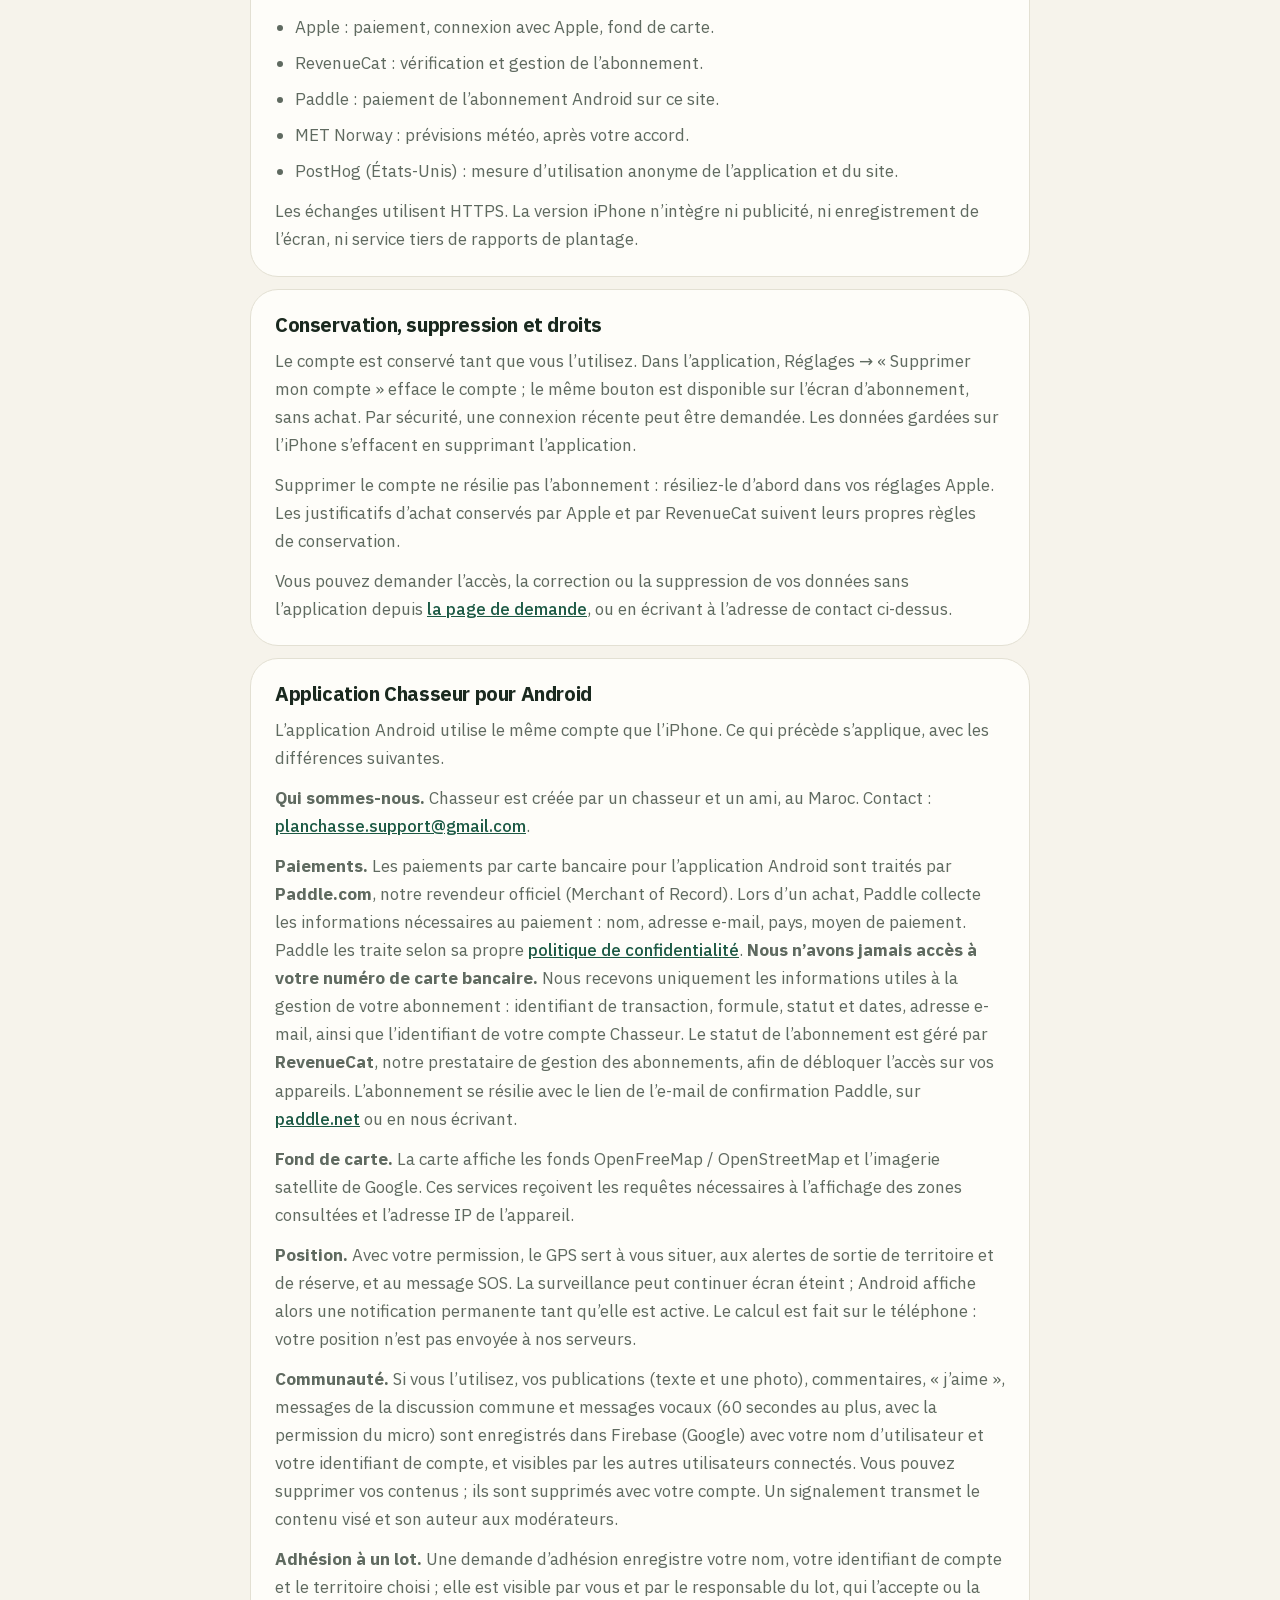
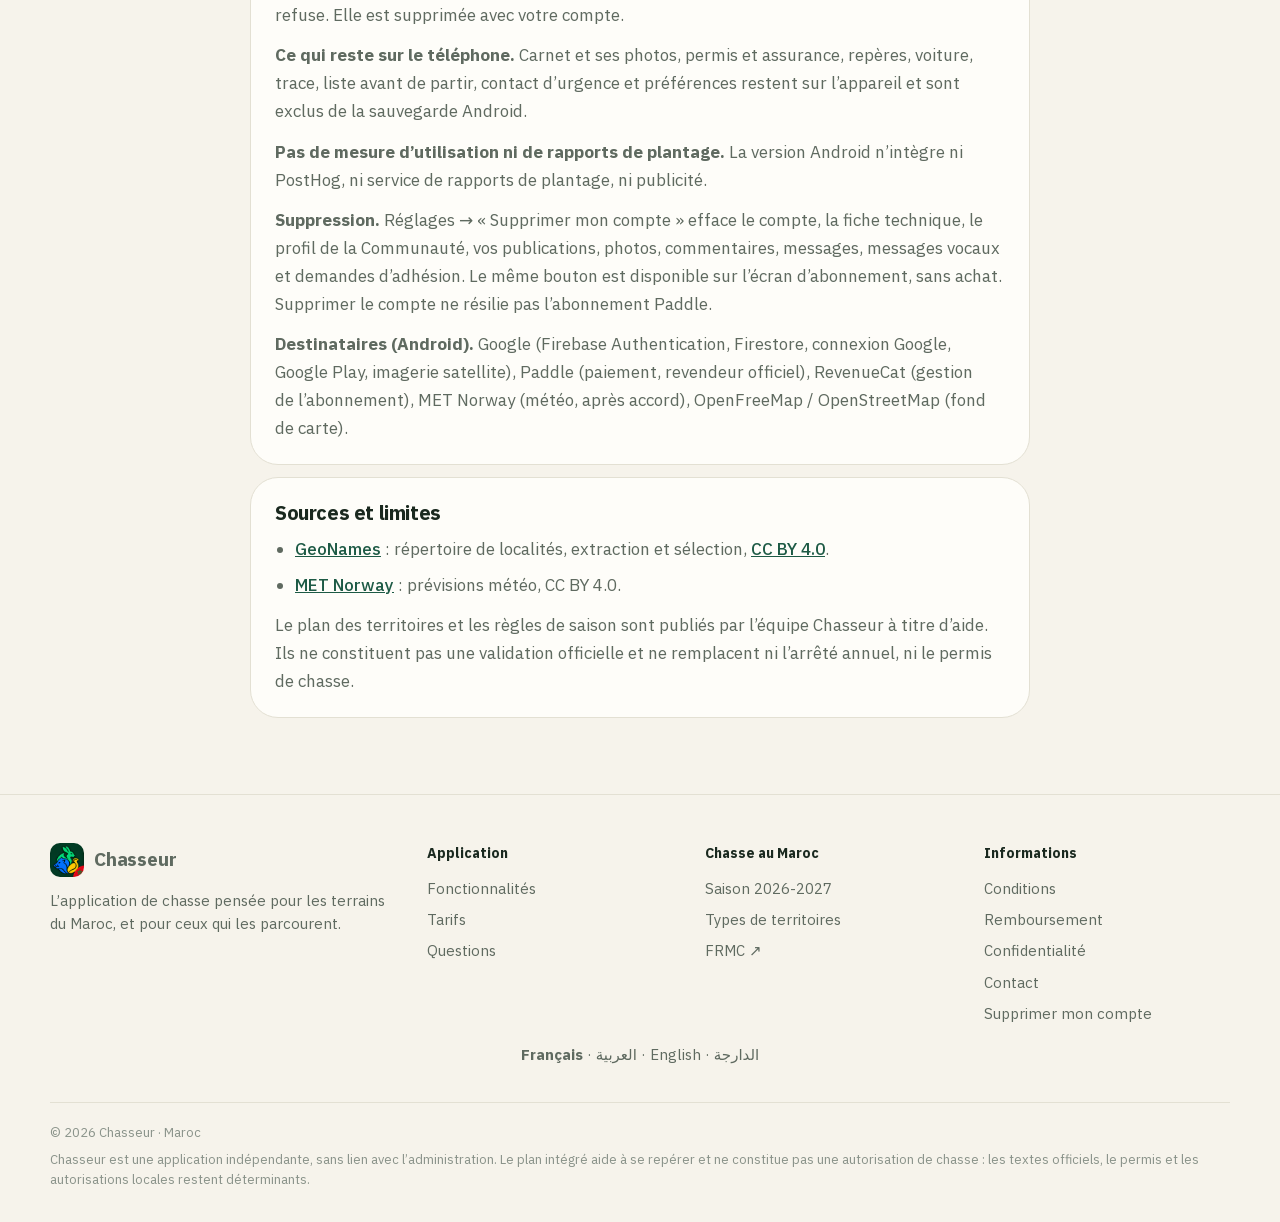
<file: privacy.html>
<!doctype html>
<!-- data-store="live": on the App Store since 13 Nov 2026 (the "soon" variants were removed then). -->
<html lang="fr" dir="ltr" data-store="live" class="no-js">
  <head>
    <meta charset="utf-8" />
    <meta name="viewport" content="width=device-width,initial-scale=1,viewport-fit=cover" />
    <title>Confidentialité — Chasseur</title>
    <meta name="description" content="L’application des chasseurs au Maroc, disponible sur l’App Store : carte des 2 246 territoires de chasse et 353 réserves, saison 2026-2027 par espèce, alertes de limite, carnet, météo, SOS et communauté. 7 jours d’essai gratuit." />
    <link rel="canonical" href="https://chasseurmaroc.com/privacy" />
    <link rel="alternate" hreflang="fr-MA" href="https://chasseurmaroc.com/" />
    <link rel="alternate" hreflang="ar-MA" href="https://chasseurmaroc.com/ar/" />
    <link rel="alternate" hreflang="en" href="https://chasseurmaroc.com/en/" />
    <link rel="alternate" hreflang="ar-MA" href="https://chasseurmaroc.com/ma/" />
    <link rel="alternate" hreflang="x-default" href="https://chasseurmaroc.com/" />
    <meta name="robots" content="index,follow,max-image-preview:large" />
    <meta name="keywords" content="application chasse Maroc, chasse au Maroc, carte de chasse Maroc, territoires de chasse Maroc, réserves de chasse, saison de chasse 2026-2027, ouverture de la chasse 2026 Maroc, calendrier de chasse Maroc, arrêté chasse 2026-2027, perdrix, sanglier, caille, tourterelle, chasseur marocain, تطبيق القنص, الصيد في المغرب" />
    <meta name="color-scheme" content="light dark" />
    <meta name="apple-mobile-web-app-title" content="Chasseur" />
    <meta name="geo.region" content="MA" />
    <meta name="geo.placename" content="Maroc" />
    <meta name="theme-color" content="#f6f3eb" media="(prefers-color-scheme: light)" />
    <meta name="theme-color" content="#0e1311" media="(prefers-color-scheme: dark)" />
    <meta name="apple-itunes-app" content="app-id=6821409206" />
    <meta property="og:type" content="website" />
    <meta property="og:site_name" content="Chasseur" />
    <meta property="og:locale" content="fr_MA" />
    <meta property="og:locale:alternate" content="ar_MA" />
    <meta property="og:url" content="https://chasseurmaroc.com/" />
    <meta property="og:title" content="Chasseur — l’application de chasse au Maroc, sur l’App Store" />
    <meta property="og:description" content="Territoires, réserves, saison 2026-2027, alertes, carnet et SOS : toute votre sortie de chasse au Maroc sur iPhone. 7 jours d’essai gratuit." />
    <meta property="og:image" content="https://chasseurmaroc.com/assets/img/social.jpg?v=2" />
    <meta property="og:image:type" content="image/jpeg" />
    <meta property="og:image:width" content="1200" />
    <meta property="og:image:height" content="630" />
    <meta property="og:image:alt" content="Chasseur, l’application de chasse au Maroc" />
    <meta name="twitter:card" content="summary_large_image" />
    <link rel="icon" href="/assets/img/favicon.png" type="image/png" />
    <link rel="apple-touch-icon" href="/assets/img/apple-touch-icon.png" />
    <link rel="manifest" href="/site.webmanifest" />
    <link rel="preload" href="/assets/fonts/plex-sans-latin.woff2" as="font" type="font/woff2" crossorigin />
    <script>
      try {
        var t = localStorage.getItem("theme");
        if (t === "light" || t === "dark") document.documentElement.dataset.theme = t;
      } catch (e) {}
    </script>
    <link rel="stylesheet" href="/landing.css" />
    <script src="/landing.js" defer></script>
  <style>.cta .store-badge img{clip-path:inset(1.5px round 9px);display:block}.cta .store-badge{background:#000;border-radius:9px;overflow:hidden;line-height:0}.lang-menu{position:relative}.lang-menu>summary{list-style:none;cursor:pointer;display:inline-flex;align-items:center;gap:6px;white-space:nowrap}.lang-menu>summary::-webkit-details-marker{display:none}.lang-menu ul{position:absolute;top:calc(100% + 8px);inset-inline-end:0;min-width:150px;margin:0;padding:6px;list-style:none;background:var(--surface,var(--canvas,#fff));border:1px solid rgba(127,127,127,.25);border-radius:14px;box-shadow:0 10px 30px rgba(0,0,0,.15);z-index:60}.lang-menu li a{display:block;padding:9px 12px;border-radius:10px;text-decoration:none;color:inherit;font-weight:500}.lang-menu li a:hover,.lang-menu li a[aria-current]{background:rgba(127,127,127,.14)}</style>
  <style>.legal-main{padding:120px var(--gutter,20px) 64px}.doc{max-width:780px;margin:0 auto}.doc__head{padding:8px 0 24px}.doc__head h1{font-size:clamp(32px,5vw,48px);line-height:1.06;color:var(--ink)}.doc__head p{margin-top:12px;color:var(--muted);font-size:15px;line-height:1.6}.doc section{background:var(--surface);border:1px solid var(--line);border-radius:var(--radius,22px);padding:22px 24px;margin-bottom:12px}.doc section h2{font-size:20px;line-height:1.25;margin:0 0 10px;color:var(--ink)}.doc section p,.doc section ul{margin:0 0 12px;line-height:1.65;color:var(--muted)}.doc section>:last-child{margin-bottom:0}.doc section ul{display:grid;gap:8px;padding-inline-start:20px}.doc a{color:var(--accent,inherit);text-decoration:underline;font-weight:500}@media (max-width:640px){.legal-main{padding-top:96px}.doc section{padding:18px}}</style>
  </head>
  <body>
    <a class="skip" href="#contenu">Aller au contenu</a>
    <header class="nav" data-track-section="header">
      <a class="brand" href="/" aria-label="Chasseur, accueil"><img src="/assets/img/logo-96.png" width="34" height="34" alt="" />Chasseur</a>
      <nav class="nav-links" id="nav-links" aria-label="Navigation principale">
        <a href="/#fonctionnalites">Fonctionnalités</a>
        <a href="/#territoires">Territoires</a>
        <a href="/#saison">Saison 2026-2027</a>
        <a href="/#tarifs">Tarifs</a>
        <a href="/#questions">Questions</a>
      </nav>
      <div class="nav-actions">
        <details class="lang-menu"><summary class="chip" aria-label="Langue / اللغة / Language">🌐 Français</summary><ul><li><a href="/" hreflang="fr" aria-current="page">Français</a></li><li><a href="/ar/" hreflang="ar">العربية</a></li><li><a href="/en/" hreflang="en">English</a></li><li><a href="/ma/" hreflang="ary">الدارجة</a></li></ul></details>
        <button class="chip chip-icon" type="button" data-theme-cycle aria-label="Apparence : Système"><i class="icon" style="--i:url(/assets/icons/contrast.svg)" aria-hidden="true"></i></button>
        <a class="btn nav-cta" href="/#telecharger" data-track="cta_clicked" data-track-place="nav">Télécharger</a>
        <button class="menu" type="button" aria-expanded="false" aria-controls="nav-links" aria-label="Menu"><span></span><span></span></button>
      </div>
    </header>
    <main id="contenu" class="legal-main">
      <article class="doc">
          <div class="doc__head">
            <h1>Politique de confidentialité</h1>
            <p class="meta">
              Application Chasseur pour iPhone et Android ·
              Contact :
              <a href="mailto:mediachasseur@gmail.com">mediachasseur@gmail.com</a
              ><br />Créée par un chasseur et un ami, au Maroc · Contact :
              <a href="mailto:planchasse.support@gmail.com">planchasse.support@gmail.com</a
              ><br />Mise à jour : 14 novembre 2026.
            </p>
          </div>

          <section>
            <h2>En bref</h2>
            <ul>
              <li>
                Votre carnet, vos papiers, vos repères et vos traces restent sur
                votre iPhone.
              </li>
              <li>
                Votre position sert à la carte et aux alertes ; le calcul se
                fait sur l’appareil.
              </li>
              <li>
                Un compte sert à retrouver votre abonnement. Apple encaisse le
                paiement ; nous ne voyons jamais votre carte.
              </li>
              <li>
                Ni publicité, ni revente de données. Une mesure d’utilisation
                anonyme, sans votre compte ni votre position, nous aide à
                améliorer l’application.
              </li>
            </ul>
          </section>

          <section>
            <h2>Votre compte</h2>
            <p>
              Vous vous connectez avec un lien envoyé à votre adresse e-mail,
              votre compte Google ou « Se connecter avec Apple ». Firebase
              Authentication (Google) conserve un identifiant de compte, votre
              adresse e-mail et, selon la méthode choisie, le nom transmis par
              Google ou Apple. Ces informations servent uniquement à vous
              reconnaître et à rattacher votre abonnement à votre compte.
            </p>
            <p>
              Avec votre compte, l’application enregistre aussi, au plus une
              fois toutes les six heures, une courte fiche technique : le
              système (iOS ou Android) et sa version, la version de
              l’application, la langue choisie et la date de la dernière
              ouverture. Elle sert à l’assistance et à savoir quelles versions
              sont encore utilisées. Elle ne contient ni votre position, ni
              votre carnet, ni rien de ce que vous saisissez, et elle est
              effacée avec votre compte.
            </p>
            <p>L’application n’envoie aucune notification publicitaire.</p>
          </section>

          <section>
            <h2>Votre abonnement</h2>
            <p>
              L’accès à l’application se fait par un abonnement de l’App Store,
              mensuel ou annuel. Un essai gratuit de sept jours peut être proposé aux abonnés éligibles, selon l’offre disponible dans leur boutique. Le prix exact, dans la devise de votre boutique, est
              affiché par l’App Store avant toute confirmation. L’abonnement se
              renouvelle automatiquement ; il se gère et se résilie dans
              Réglages → votre nom → Abonnements.
            </p>
            <p>
              Apple traite le paiement : Chasseur ne reçoit ni votre numéro
              de carte ni votre identifiant Apple. RevenueCat vérifie l’achat
              auprès d’Apple pour notre compte et reçoit à cette fin votre
              identifiant de compte Chasseur, le produit acheté, les dates et
              l’état de l’abonnement. Il ne reçoit ni votre nom, ni votre numéro
              de téléphone, ni votre adresse e-mail. L’état de l’abonnement est
              mémorisé sur l’iPhone pour ouvrir la carte sans réseau.
            </p>
            <p>
              Un code promo peut aussi ouvrir l’accès pour une durée donnée. Le
              code est vérifié par notre serveur, qui note quel compte l’a
              utilisé et à quelle date, puis demande à RevenueCat d’ouvrir
              l’accès à ce compte jusqu’à la fin prévue.
            </p>
          </section>

          <section>
            <h2>Position, cartes et météo</h2>
            <p>
              Avec votre permission, le GPS sert à vous situer sur le plan, à
              vous prévenir quand vous sortez du territoire surveillé ou entrez
              dans une réserve, et à joindre votre position à un message SOS. La
              surveillance peut continuer écran éteint jusqu’à son arrêt. Le
              calcul par rapport aux territoires est fait sur l’iPhone : votre
              position n’est pas envoyée à nos serveurs.
            </p>
            <p>
              Le fond de carte est celui d’Apple Plans : Apple reçoit les
              requêtes nécessaires à l’affichage des zones consultées. La météo
              n’est demandée qu’après votre accord ; MET Norway reçoit alors
              votre position arrondie à environ un kilomètre et votre adresse
              IP. Le message SOS, le partage de position, les SMS et WhatsApp
              passent par l’application que vous choisissez, et vous confirmez
              l’envoi dans cette application.
            </p>
          </section>

          <section>
            <h2>Forum et adhésions</h2>
            <p>
              Le Forum est facultatif. Si vous l’utilisez, le nom que vous
              choisissez, vos publications et leurs photos, vos commentaires,
              vos mentions « j’aime », vos messages écrits et vocaux dans la
              discussion commune, ainsi que vos signalements, sont enregistrés
              dans Cloud Firestore (Google) avec votre identifiant de compte.
              Ils sont visibles des autres chasseurs connectés. Vous pouvez
              supprimer chacun de vos contenus, signaler un contenu ou masquer
              un chasseur ; les contenus signalés sont examinés par l’équipe Chasseur.
            </p>
            <p>
              Une demande d’adhésion à un territoire enregistre votre nom, le
              territoire, l’état de la demande et sa date d’expiration ; le
              gestionnaire de ce territoire la voit pour l’accepter ou la
              refuser.
            </p>
            <p>
              Supprimer votre compte efface aussi vos contenus du Forum et vos
              demandes d’adhésion.
            </p>
          </section>

          <section>
            <h2>Mesure d’utilisation</h2>
            <p>
              Pour savoir ce qui sert et ce qui gêne, l’application signale à
              PostHog les écrans ouverts (carte, saison, carnet, réglages, SOS,
              connexion, abonnement) et quelques étapes : connexion réussie et
              méthode utilisée, achat commencé, abouti ou restauré. Ces signaux
              portent un identifiant aléatoire créé sur l’iPhone, le modèle de
              l’appareil, la version d’iOS et de l’application, et la langue.
              Ils ne sont pas rattachés à votre compte : ni nom, ni numéro de
              téléphone, ni adresse e-mail, ni identifiant de compte. Votre
              position, votre carnet, vos papiers et vos repères n’en font
              jamais partie, et l’écran n’est jamais enregistré.
            </p>
            <p>
              Sur ce site, PostHog compte les pages et les sections vues et
              les boutons utilisés (App Store, langue, formules, étapes,
              questions fréquentes, texte de l’arrêté), avec la langue de la
              page, sans cookie et sans rien enregistrer dans votre navigateur.
            </p>
            <p>
              Dans les deux cas, comme tout serveur, PostHog reçoit l’adresse
              IP de la connexion ; elle sert à estimer le pays et, sur le site,
              à compter les visiteurs de la journée, pas à vous identifier.
            </p>
          </section>

          <section>
            <h2>Ce qui reste sur votre iPhone</h2>
            <p>
              Le carnet de prélèvements et ses photos, les photos de votre
              permis et de votre assurance avec leur date d’expiration,
              l’emplacement de votre voiture, vos repères, la trace de la
              journée, la liste avant de partir, votre contact d’urgence et vos
              préférences sont enregistrés sur l’appareil et ne sont pas envoyés
              à nos serveurs. Ils peuvent figurer dans la sauvegarde iCloud de
              votre iPhone, selon vos propres réglages Apple.
            </p>
            <p>
              Les rappels (veille de chasse, coucher du soleil, expiration des
              papiers) et les annonces vocales sont calculés et produits sur
              l’appareil. L’ajout d’un jour de chasse au calendrier et l’export
              du carnet se font à votre demande, vers l’application que vous
              choisissez.
            </p>
          </section>

          <section>
            <h2>Destinataires</h2>
            <ul>
              <li>
                Google (Firebase Authentication, connexion Google, Cloud
                Firestore) : compte, connexion, Forum et adhésions.
              </li>
              <li>Apple : paiement, connexion avec Apple, fond de carte.</li>
              <li>RevenueCat : vérification et gestion de l’abonnement.</li>
              <li>Paddle : paiement de l’abonnement Android sur ce site.</li>
              <li>MET Norway : prévisions météo, après votre accord.</li>
              <li>
                PostHog (États-Unis) : mesure d’utilisation anonyme de
                l’application et du site.
              </li>
            </ul>
            <p>
              Les échanges utilisent HTTPS. La version iPhone n’intègre ni
              publicité, ni enregistrement de l’écran, ni service tiers de
              rapports de plantage.
            </p>
          </section>

          <section>
            <h2>Conservation, suppression et droits</h2>
            <p>
              Le compte est conservé tant que vous l’utilisez. Dans
              l’application, Réglages → « Supprimer mon compte » efface le
              compte ; le même bouton est disponible sur l’écran d’abonnement,
              sans achat. Par sécurité, une connexion récente peut être
              demandée. Les données gardées sur l’iPhone s’effacent en
              supprimant l’application.
            </p>
            <p>
              Supprimer le compte ne résilie pas l’abonnement : résiliez-le
              d’abord dans vos réglages Apple. Les justificatifs d’achat
              conservés par Apple et par RevenueCat suivent leurs propres règles
              de conservation.
            </p>
            <p>
              Vous pouvez demander l’accès, la correction ou la suppression de
              vos données sans l’application depuis
              <a href="delete-account">la page de demande</a>, ou en écrivant à
              l’adresse de contact ci-dessus.
            </p>
          </section>

          <section>
            <h2>Application Chasseur pour Android</h2>
            <p>
              L’application Android utilise le même compte que l’iPhone. Ce qui précède s’applique, avec les
              différences suivantes.
            </p>
            <p>
              <strong>Qui sommes-nous.</strong> Chasseur est créée par un chasseur et un ami, au Maroc. Contact :
              <a href="mailto:planchasse.support@gmail.com"
                >planchasse.support@gmail.com</a
              >.
            </p>
            <p>
              <strong>Paiements.</strong> Les paiements par carte bancaire pour
              l’application Android sont traités par <strong>Paddle.com</strong>,
              notre revendeur officiel (Merchant of Record). Lors d’un achat,
              Paddle collecte les informations nécessaires au paiement : nom,
              adresse e-mail, pays, moyen de paiement. Paddle les traite selon sa
              propre <a href="https://www.paddle.com/legal/privacy" rel="noopener">politique de confidentialité</a>.
              <strong>Nous n’avons jamais accès à votre numéro de carte
              bancaire.</strong> Nous recevons uniquement les informations utiles
              à la gestion de votre abonnement : identifiant de transaction,
              formule, statut et dates, adresse e-mail, ainsi que l’identifiant de
              votre compte Chasseur. Le statut de l’abonnement est géré par
              <strong>RevenueCat</strong>, notre prestataire de gestion des
              abonnements, afin de débloquer l’accès sur vos appareils.
              L’abonnement se résilie avec le lien de l’e-mail de confirmation
              Paddle, sur <a href="https://paddle.net" rel="noopener">paddle.net</a>
              ou en nous écrivant.</p>
            <p>
              <strong>Fond de carte.</strong> La carte affiche les fonds
              OpenFreeMap / OpenStreetMap et l’imagerie satellite de Google. Ces
              services reçoivent les requêtes nécessaires à l’affichage des
              zones consultées et l’adresse IP de l’appareil.
            </p>
            <p>
              <strong>Position.</strong> Avec votre permission, le GPS sert à
              vous situer, aux alertes de sortie de territoire et de réserve, et
              au message SOS. La surveillance peut continuer écran éteint ;
              Android affiche alors une notification permanente tant qu’elle est
              active. Le calcul est fait sur le téléphone : votre position n’est
              pas envoyée à nos serveurs.
            </p>
            <p>
              <strong>Communauté.</strong> Si vous l’utilisez, vos publications
              (texte et une photo), commentaires, « j’aime », messages de la
              discussion commune et messages vocaux (60 secondes au plus, avec
              la permission du micro) sont enregistrés dans Firebase (Google)
              avec votre nom d’utilisateur et votre identifiant de compte, et
              visibles par les autres utilisateurs connectés. Vous pouvez
              supprimer vos contenus ; ils sont supprimés avec votre compte. Un
              signalement transmet le contenu visé et son auteur aux
              modérateurs.
            </p>
            <p>
              <strong>Adhésion à un lot.</strong> Une demande d’adhésion
              enregistre votre nom, votre identifiant de compte et le territoire
              choisi ; elle est visible par vous et par le responsable du lot,
              qui l’accepte ou la refuse. Elle est supprimée avec votre compte.
            </p>
            <p>
              <strong>Ce qui reste sur le téléphone.</strong> Carnet et ses
              photos, permis et assurance, repères, voiture, trace, liste avant
              de partir, contact d’urgence et préférences restent sur l’appareil
              et sont exclus de la sauvegarde Android.
            </p>
            <p>
              <strong>Pas de mesure d’utilisation ni de rapports de
              plantage.</strong> La version Android n’intègre ni PostHog, ni
              service de rapports de plantage, ni publicité.
            </p>
            <p>
              <strong>Suppression.</strong> Réglages → « Supprimer mon compte »
              efface le compte, la fiche technique, le profil de la Communauté,
              vos publications, photos, commentaires, messages, messages vocaux
              et demandes d’adhésion. Le même bouton est disponible sur l’écran
              d’abonnement, sans achat. Supprimer le compte ne résilie pas
              l’abonnement Paddle.
            </p>
            <p>
              <strong>Destinataires (Android).</strong> Google (Firebase
              Authentication, Firestore, connexion Google, Google Play, imagerie
              satellite), Paddle (paiement, revendeur officiel), RevenueCat
              (gestion de l’abonnement), MET Norway (météo, après
              accord), OpenFreeMap / OpenStreetMap (fond de carte).
            </p>
          </section>

          <section>
            <h2>Sources et limites</h2>
            <ul>
              <li>
                <a href="https://www.geonames.org/">GeoNames</a> : répertoire de
                localités, extraction et sélection,
                <a href="https://creativecommons.org/licenses/by/4.0/"
                  >CC BY 4.0</a
                >.
              </li>
              <li>
                <a href="https://api.met.no/">MET Norway</a> : prévisions météo,
                CC BY 4.0.
              </li>
            </ul>
            <p>
              Le plan des territoires et les règles de saison sont publiés par
              l’équipe Chasseur à titre d’aide. Ils ne constituent pas une validation
              officielle et ne remplacent ni l’arrêté annuel, ni le permis de
              chasse.
            </p>
          </section>
        </article>
    </main>
    <footer class="footer">
      <div class="wrap">
        <div class="footer-grid">
          <div>
            <a class="brand" href="/"><img src="/assets/img/logo-96.png" width="34" height="34" alt="" />Chasseur</a>
            <p style="margin-top:12px">L’application de chasse pensée pour les terrains du Maroc, et pour ceux qui les parcourent.</p>
          </div>
          <div><h4>Application</h4><ul><li><a href="/#fonctionnalites">Fonctionnalités</a></li><li><a href="/#tarifs">Tarifs</a></li><li><a href="/#questions">Questions</a></li></ul></div>
          <div><h4>Chasse au Maroc</h4><ul><li><a href="/#saison">Saison 2026-2027</a></li><li><a href="/#territoires">Types de territoires</a></li><li><a href="https://frmc.ma/" rel="noopener">FRMC ↗</a></li></ul></div>
          <div><h4>Informations</h4><ul><li><a href="/conditions">Conditions</a></li><li><a href="/remboursement">Remboursement</a></li><li><a href="/privacy">Confidentialité</a></li><li><a href="/contact">Contact</a></li><li><a href="/delete-account">Supprimer mon compte</a></li></ul></div>
        </div>
        <p class="languages" style="margin:18px 0 0;text-align:center"><strong>Français</strong> · <a href="/ar/" hreflang="ar">العربية</a> · <a href="/en/" hreflang="en">English</a> · <a href="/ma/" hreflang="ary">الدارجة</a></p>
        <div class="legal">
          <span>© 2026 Chasseur · Maroc</span>
          <span>Chasseur est une application indépendante, sans lien avec l’administration. Le plan intégré aide à se repérer et ne constitue pas une autorisation de chasse : les textes officiels, le permis et les autorisations locales restent déterminants.</span>
        </div>
      </div>
    </footer>
    <script>document.addEventListener('click',e=>{document.querySelectorAll('.lang-menu[open]').forEach(d=>{if(!d.contains(e.target))d.removeAttribute('open')})});</script>
  </body>
</html>
</file>
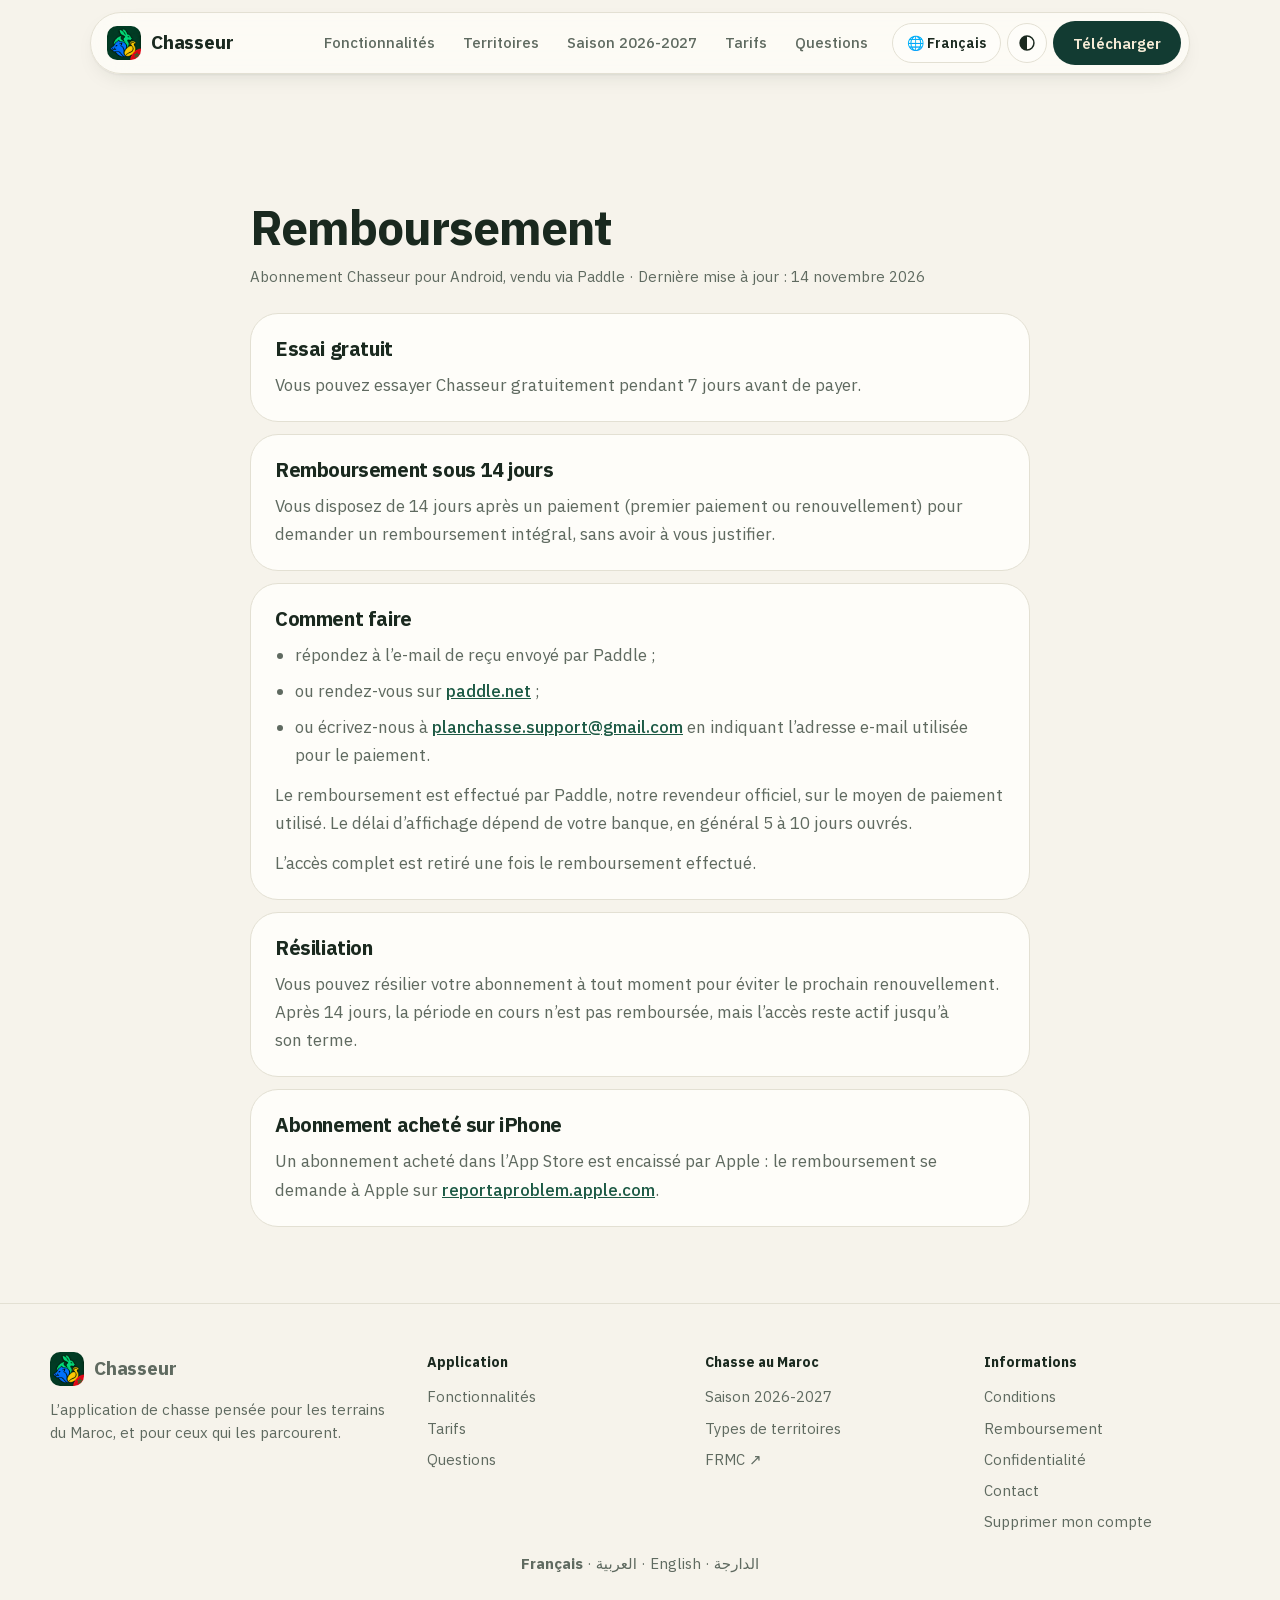
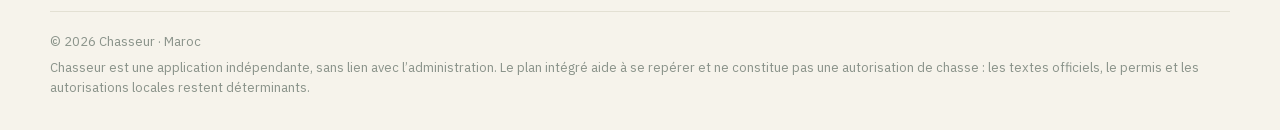
<file: remboursement.html>
<!doctype html>
<!-- data-store="live": on the App Store since 13 Nov 2026 (the "soon" variants were removed then). -->
<html lang="fr" dir="ltr" data-store="live" class="no-js">
  <head>
    <meta charset="utf-8" />
    <meta name="viewport" content="width=device-width,initial-scale=1,viewport-fit=cover" />
    <title>Remboursement — Chasseur</title>
    <meta name="description" content="L’application des chasseurs au Maroc, disponible sur l’App Store : carte des 2 246 territoires de chasse et 353 réserves, saison 2026-2027 par espèce, alertes de limite, carnet, météo, SOS et communauté. 7 jours d’essai gratuit." />
    <link rel="canonical" href="https://chasseurmaroc.com/remboursement" />
    <link rel="alternate" hreflang="fr-MA" href="https://chasseurmaroc.com/" />
    <link rel="alternate" hreflang="ar-MA" href="https://chasseurmaroc.com/ar/" />
    <link rel="alternate" hreflang="en" href="https://chasseurmaroc.com/en/" />
    <link rel="alternate" hreflang="ar-MA" href="https://chasseurmaroc.com/ma/" />
    <link rel="alternate" hreflang="x-default" href="https://chasseurmaroc.com/" />
    <meta name="robots" content="index,follow,max-image-preview:large" />
    <meta name="keywords" content="application chasse Maroc, chasse au Maroc, carte de chasse Maroc, territoires de chasse Maroc, réserves de chasse, saison de chasse 2026-2027, ouverture de la chasse 2026 Maroc, calendrier de chasse Maroc, arrêté chasse 2026-2027, perdrix, sanglier, caille, tourterelle, chasseur marocain, تطبيق القنص, الصيد في المغرب" />
    <meta name="color-scheme" content="light dark" />
    <meta name="apple-mobile-web-app-title" content="Chasseur" />
    <meta name="geo.region" content="MA" />
    <meta name="geo.placename" content="Maroc" />
    <meta name="theme-color" content="#f6f3eb" media="(prefers-color-scheme: light)" />
    <meta name="theme-color" content="#0e1311" media="(prefers-color-scheme: dark)" />
    <meta name="apple-itunes-app" content="app-id=6821409206" />
    <meta property="og:type" content="website" />
    <meta property="og:site_name" content="Chasseur" />
    <meta property="og:locale" content="fr_MA" />
    <meta property="og:locale:alternate" content="ar_MA" />
    <meta property="og:url" content="https://chasseurmaroc.com/" />
    <meta property="og:title" content="Chasseur — l’application de chasse au Maroc, sur l’App Store" />
    <meta property="og:description" content="Territoires, réserves, saison 2026-2027, alertes, carnet et SOS : toute votre sortie de chasse au Maroc sur iPhone. 7 jours d’essai gratuit." />
    <meta property="og:image" content="https://chasseurmaroc.com/assets/img/social.jpg?v=2" />
    <meta property="og:image:type" content="image/jpeg" />
    <meta property="og:image:width" content="1200" />
    <meta property="og:image:height" content="630" />
    <meta property="og:image:alt" content="Chasseur, l’application de chasse au Maroc" />
    <meta name="twitter:card" content="summary_large_image" />
    <link rel="icon" href="/assets/img/favicon.png" type="image/png" />
    <link rel="apple-touch-icon" href="/assets/img/apple-touch-icon.png" />
    <link rel="manifest" href="/site.webmanifest" />
    <link rel="preload" href="/assets/fonts/plex-sans-latin.woff2" as="font" type="font/woff2" crossorigin />
    <script>
      try {
        var t = localStorage.getItem("theme");
        if (t === "light" || t === "dark") document.documentElement.dataset.theme = t;
      } catch (e) {}
    </script>
    <link rel="stylesheet" href="/landing.css" />
    <script src="/landing.js" defer></script>
  <style>.cta .store-badge img{clip-path:inset(1.5px round 9px);display:block}.cta .store-badge{background:#000;border-radius:9px;overflow:hidden;line-height:0}.lang-menu{position:relative}.lang-menu>summary{list-style:none;cursor:pointer;display:inline-flex;align-items:center;gap:6px;white-space:nowrap}.lang-menu>summary::-webkit-details-marker{display:none}.lang-menu ul{position:absolute;top:calc(100% + 8px);inset-inline-end:0;min-width:150px;margin:0;padding:6px;list-style:none;background:var(--surface,var(--canvas,#fff));border:1px solid rgba(127,127,127,.25);border-radius:14px;box-shadow:0 10px 30px rgba(0,0,0,.15);z-index:60}.lang-menu li a{display:block;padding:9px 12px;border-radius:10px;text-decoration:none;color:inherit;font-weight:500}.lang-menu li a:hover,.lang-menu li a[aria-current]{background:rgba(127,127,127,.14)}</style>
  <style>.legal-main{padding:120px var(--gutter,20px) 64px}.doc{max-width:780px;margin:0 auto}.doc__head{padding:8px 0 24px}.doc__head h1{font-size:clamp(32px,5vw,48px);line-height:1.06;color:var(--ink)}.doc__head p{margin-top:12px;color:var(--muted);font-size:15px;line-height:1.6}.doc section{background:var(--surface);border:1px solid var(--line);border-radius:var(--radius,22px);padding:22px 24px;margin-bottom:12px}.doc section h2{font-size:20px;line-height:1.25;margin:0 0 10px;color:var(--ink)}.doc section p,.doc section ul{margin:0 0 12px;line-height:1.65;color:var(--muted)}.doc section>:last-child{margin-bottom:0}.doc section ul{display:grid;gap:8px;padding-inline-start:20px}.doc a{color:var(--accent,inherit);text-decoration:underline;font-weight:500}@media (max-width:640px){.legal-main{padding-top:96px}.doc section{padding:18px}}</style>
  </head>
  <body>
    <a class="skip" href="#contenu">Aller au contenu</a>
    <header class="nav" data-track-section="header">
      <a class="brand" href="/" aria-label="Chasseur, accueil"><img src="/assets/img/logo-96.png" width="34" height="34" alt="" />Chasseur</a>
      <nav class="nav-links" id="nav-links" aria-label="Navigation principale">
        <a href="/#fonctionnalites">Fonctionnalités</a>
        <a href="/#territoires">Territoires</a>
        <a href="/#saison">Saison 2026-2027</a>
        <a href="/#tarifs">Tarifs</a>
        <a href="/#questions">Questions</a>
      </nav>
      <div class="nav-actions">
        <details class="lang-menu"><summary class="chip" aria-label="Langue / اللغة / Language">🌐 Français</summary><ul><li><a href="/" hreflang="fr" aria-current="page">Français</a></li><li><a href="/ar/" hreflang="ar">العربية</a></li><li><a href="/en/" hreflang="en">English</a></li><li><a href="/ma/" hreflang="ary">الدارجة</a></li></ul></details>
        <button class="chip chip-icon" type="button" data-theme-cycle aria-label="Apparence : Système"><i class="icon" style="--i:url(/assets/icons/contrast.svg)" aria-hidden="true"></i></button>
        <a class="btn nav-cta" href="/#telecharger" data-track="cta_clicked" data-track-place="nav">Télécharger</a>
        <button class="menu" type="button" aria-expanded="false" aria-controls="nav-links" aria-label="Menu"><span></span><span></span></button>
      </div>
    </header>
    <main id="contenu" class="legal-main">
      <article class="doc">
          <div class="doc__head">
            <h1>Remboursement</h1>
            <p class="meta">Abonnement Chasseur pour Android, vendu via Paddle · Dernière mise à jour : 14 novembre 2026</p>
          </div>

          <section>
            <h2>Essai gratuit</h2>
            <p>Vous pouvez essayer Chasseur gratuitement pendant 7 jours avant de payer.</p>
          </section>

          <section>
            <h2>Remboursement sous 14 jours</h2>
            <p>Vous disposez de 14 jours après un paiement (premier paiement ou renouvellement) pour demander un remboursement intégral, sans avoir à vous justifier.</p>
          </section>

          <section>
            <h2>Comment faire</h2>
            <ul>
              <li>répondez à l’e-mail de reçu envoyé par Paddle ;</li>
              <li>ou rendez-vous sur <a href="https://paddle.net" rel="noopener">paddle.net</a> ;</li>
              <li>ou écrivez-nous à <a href="mailto:planchasse.support@gmail.com">planchasse.support@gmail.com</a> en indiquant l’adresse e-mail utilisée pour le paiement.</li>
            </ul>
            <p>Le remboursement est effectué par Paddle, notre revendeur officiel, sur le moyen de paiement utilisé. Le délai d’affichage dépend de votre banque, en général 5 à 10 jours ouvrés.</p>
            <p>L’accès complet est retiré une fois le remboursement effectué.</p>
          </section>

          <section>
            <h2>Résiliation</h2>
            <p>Vous pouvez résilier votre abonnement à tout moment pour éviter le prochain renouvellement. Après 14 jours, la période en cours n’est pas remboursée, mais l’accès reste actif jusqu’à son terme.</p>
          </section>

          <section>
            <h2>Abonnement acheté sur iPhone</h2>
            <p>Un abonnement acheté dans l’App Store est encaissé par Apple : le remboursement se demande à Apple sur <a href="https://reportaproblem.apple.com" rel="noopener">reportaproblem.apple.com</a>.</p>
          </section>
        </article>
    </main>
    <footer class="footer">
      <div class="wrap">
        <div class="footer-grid">
          <div>
            <a class="brand" href="/"><img src="/assets/img/logo-96.png" width="34" height="34" alt="" />Chasseur</a>
            <p style="margin-top:12px">L’application de chasse pensée pour les terrains du Maroc, et pour ceux qui les parcourent.</p>
          </div>
          <div><h4>Application</h4><ul><li><a href="/#fonctionnalites">Fonctionnalités</a></li><li><a href="/#tarifs">Tarifs</a></li><li><a href="/#questions">Questions</a></li></ul></div>
          <div><h4>Chasse au Maroc</h4><ul><li><a href="/#saison">Saison 2026-2027</a></li><li><a href="/#territoires">Types de territoires</a></li><li><a href="https://frmc.ma/" rel="noopener">FRMC ↗</a></li></ul></div>
          <div><h4>Informations</h4><ul><li><a href="/conditions">Conditions</a></li><li><a href="/remboursement">Remboursement</a></li><li><a href="/privacy">Confidentialité</a></li><li><a href="/contact">Contact</a></li><li><a href="/delete-account">Supprimer mon compte</a></li></ul></div>
        </div>
        <p class="languages" style="margin:18px 0 0;text-align:center"><strong>Français</strong> · <a href="/ar/" hreflang="ar">العربية</a> · <a href="/en/" hreflang="en">English</a> · <a href="/ma/" hreflang="ary">الدارجة</a></p>
        <div class="legal">
          <span>© 2026 Chasseur · Maroc</span>
          <span>Chasseur est une application indépendante, sans lien avec l’administration. Le plan intégré aide à se repérer et ne constitue pas une autorisation de chasse : les textes officiels, le permis et les autorisations locales restent déterminants.</span>
        </div>
      </div>
    </footer>
    <script>document.addEventListener('click',e=>{document.querySelectorAll('.lang-menu[open]').forEach(d=>{if(!d.contains(e.target))d.removeAttribute('open')})});</script>
  </body>
</html>
</file>
<file: landing.css>
/* Chasseur — landing page (index.html and ar/index.html).
   The iOS app's palette (Theme.swift) on one solid ground; glass only on the floating nav.
   Layout references from Mobbin: Flighty/Zipline (hero), Loom (tinted bento), Oku (pricing). */

/* IBM Plex Sans (Latin, variable) and IBM Plex Sans Arabic under one family name; unicode-range
   picks the file, so each page downloads only the scripts it shows. OFL: assets/fonts/ibm-plex-OFL.txt */
@font-face { font-family: "IBM Plex Sans"; font-weight: 100 700; font-display: swap; src: url("/assets/fonts/plex-sans-latin-ext.woff2") format("woff2"); unicode-range: U+0100-02BA, U+02BD-02C5, U+02C7-02CC, U+02CE-02D7, U+02DD-02FF, U+0304, U+0308, U+0329, U+1D00-1DBF, U+1E00-1E9F, U+1EF2-1EFF, U+2020, U+20A0-20AB, U+20AD-20C4, U+2113, U+2C60-2C7F, U+A720-A7FF; }
@font-face { font-family: "IBM Plex Sans"; font-weight: 100 700; font-display: swap; src: url("/assets/fonts/plex-sans-latin.woff2") format("woff2"); unicode-range: U+0000-00FF, U+0131, U+0152-0153, U+02BB-02BC, U+02C6, U+02DA, U+02DC, U+0304, U+0308, U+0329, U+2000-206F, U+20AC, U+2122, U+2191, U+2193, U+2212, U+2215, U+FEFF, U+FFFD; }
@font-face { font-family: "IBM Plex Sans"; font-weight: 400; font-display: swap; src: url("/assets/fonts/plex-arabic-400.woff2") format("woff2"); unicode-range: U+0600-06FF, U+0750-077F, U+0870-0891, U+0897-08E1, U+08E3-08FF, U+200C-200E, U+2010-2011, U+204F, U+2E41, U+FB50-FDFF, U+FE70-FE74, U+FE76-FEFC, U+102E0-102FB, U+10E60-10E7E, U+10EC2-10EC7, U+10EC9-10EEE, U+10EF0-10EFF, U+1EE00-1EE03, U+1EE05-1EE1F, U+1EE21-1EE22, U+1EE24, U+1EE27, U+1EE29-1EE32, U+1EE34-1EE37, U+1EE39, U+1EE3B, U+1EE42, U+1EE47, U+1EE49, U+1EE4B, U+1EE4D-1EE4F, U+1EE51-1EE52, U+1EE54, U+1EE57, U+1EE59, U+1EE5B, U+1EE5D, U+1EE5F, U+1EE61-1EE62, U+1EE64, U+1EE67-1EE6A, U+1EE6C-1EE72, U+1EE74-1EE77, U+1EE79-1EE7C, U+1EE7E, U+1EE80-1EE89, U+1EE8B-1EE9B, U+1EEA1-1EEA3, U+1EEA5-1EEA9, U+1EEAB-1EEBB, U+1EEF0-1EEF1; }
@font-face { font-family: "IBM Plex Sans"; font-weight: 500; font-display: swap; src: url("/assets/fonts/plex-arabic-500.woff2") format("woff2"); unicode-range: U+0600-06FF, U+0750-077F, U+0870-0891, U+0897-08E1, U+08E3-08FF, U+200C-200E, U+2010-2011, U+204F, U+2E41, U+FB50-FDFF, U+FE70-FE74, U+FE76-FEFC, U+102E0-102FB, U+10E60-10E7E, U+10EC2-10EC7, U+10EC9-10EEE, U+10EF0-10EFF, U+1EE00-1EE03, U+1EE05-1EE1F, U+1EE21-1EE22, U+1EE24, U+1EE27, U+1EE29-1EE32, U+1EE34-1EE37, U+1EE39, U+1EE3B, U+1EE42, U+1EE47, U+1EE49, U+1EE4B, U+1EE4D-1EE4F, U+1EE51-1EE52, U+1EE54, U+1EE57, U+1EE59, U+1EE5B, U+1EE5D, U+1EE5F, U+1EE61-1EE62, U+1EE64, U+1EE67-1EE6A, U+1EE6C-1EE72, U+1EE74-1EE77, U+1EE79-1EE7C, U+1EE7E, U+1EE80-1EE89, U+1EE8B-1EE9B, U+1EEA1-1EEA3, U+1EEA5-1EEA9, U+1EEAB-1EEBB, U+1EEF0-1EEF1; }
@font-face { font-family: "IBM Plex Sans"; font-weight: 600; font-display: swap; src: url("/assets/fonts/plex-arabic-600.woff2") format("woff2"); unicode-range: U+0600-06FF, U+0750-077F, U+0870-0891, U+0897-08E1, U+08E3-08FF, U+200C-200E, U+2010-2011, U+204F, U+2E41, U+FB50-FDFF, U+FE70-FE74, U+FE76-FEFC, U+102E0-102FB, U+10E60-10E7E, U+10EC2-10EC7, U+10EC9-10EEE, U+10EF0-10EFF, U+1EE00-1EE03, U+1EE05-1EE1F, U+1EE21-1EE22, U+1EE24, U+1EE27, U+1EE29-1EE32, U+1EE34-1EE37, U+1EE39, U+1EE3B, U+1EE42, U+1EE47, U+1EE49, U+1EE4B, U+1EE4D-1EE4F, U+1EE51-1EE52, U+1EE54, U+1EE57, U+1EE59, U+1EE5B, U+1EE5D, U+1EE5F, U+1EE61-1EE62, U+1EE64, U+1EE67-1EE6A, U+1EE6C-1EE72, U+1EE74-1EE77, U+1EE79-1EE7C, U+1EE7E, U+1EE80-1EE89, U+1EE8B-1EE9B, U+1EEA1-1EEA3, U+1EEA5-1EEA9, U+1EEAB-1EEBB, U+1EEF0-1EEF1; }
@font-face { font-family: "IBM Plex Sans"; font-weight: 700; font-display: swap; src: url("/assets/fonts/plex-arabic-700.woff2") format("woff2"); unicode-range: U+0600-06FF, U+0750-077F, U+0870-0891, U+0897-08E1, U+08E3-08FF, U+200C-200E, U+2010-2011, U+204F, U+2E41, U+FB50-FDFF, U+FE70-FE74, U+FE76-FEFC, U+102E0-102FB, U+10E60-10E7E, U+10EC2-10EC7, U+10EC9-10EEE, U+10EF0-10EFF, U+1EE00-1EE03, U+1EE05-1EE1F, U+1EE21-1EE22, U+1EE24, U+1EE27, U+1EE29-1EE32, U+1EE34-1EE37, U+1EE39, U+1EE3B, U+1EE42, U+1EE47, U+1EE49, U+1EE4B, U+1EE4D-1EE4F, U+1EE51-1EE52, U+1EE54, U+1EE57, U+1EE59, U+1EE5B, U+1EE5D, U+1EE5F, U+1EE61-1EE62, U+1EE64, U+1EE67-1EE6A, U+1EE6C-1EE72, U+1EE74-1EE77, U+1EE79-1EE7C, U+1EE7E, U+1EE80-1EE89, U+1EE8B-1EE9B, U+1EEA1-1EEA3, U+1EEA5-1EEA9, U+1EEAB-1EEBB, U+1EEF0-1EEF1; }

:root {
  color-scheme: light;
  --canvas: #f6f3eb;
  --surface: #fefdf9;
  --raised: #ffffff;
  --ink: #1a291f;
  --muted: #5f6a60;
  --faint: #8a938a;
  --line: #e3e0d3;
  --forest: #123b32;
  --forest-ink: #f5ebd6;
  --accent: #1d5a45;
  --gold: #c28118;
  --mint: #7acfa8;
  --sage: #dfe6d2;
  --sand: #efe6d2;
  --sky: #dfe8ee;
  --clay: #f1ddd3;
  --lilac: #e6e1ef;
  --allowed: #218c54;
  --forbidden: #c8322f;
  --cat-association: #29995c;
  --cat-company: #2e78de;
  --cat-provincial: #de9414;
  --cat-rural: #8c5cd1;
  --cat-teaching: #e67338;
  --cat-rotation: #dbb829;
  --cat-reserve: #9e1414;
  --glass: rgb(254 253 249 / .78);
  --shadow: 0 1px 2px rgb(20 40 30 / .05), 0 8px 24px -12px rgb(20 40 30 / .18);
  --phone-shadow: 0 30px 60px -30px rgb(18 59 50 / .45);
  --radius: 28px;
  --page: 1180px;
  --gutter: 20px;
  --font: "IBM Plex Sans", ui-sans-serif, system-ui, -apple-system, "Segoe UI", "Noto Sans Arabic", sans-serif;
  --ease: cubic-bezier(.32, .72, 0, 1);
}

/* Keep the two dark blocks identical. */
@media (prefers-color-scheme: dark) {
  :root:not([data-theme="light"]) {
    color-scheme: dark;
    --canvas: #0e1311; --surface: #151c19; --raised: #1b2420; --ink: #eef0e8; --muted: #a7b0a6; --faint: #7d877d;
    --line: #26302b; --forest: #1f5446; --forest-ink: #f5ebd6; --accent: #8fd3b2;
    --sage: #1c2a22; --sand: #262116; --sky: #18232a; --clay: #2a1d19; --lilac: #211e29;
    --glass: rgb(21 28 25 / .78); --shadow: 0 1px 2px rgb(0 0 0 / .3), 0 8px 24px -12px rgb(0 0 0 / .6);
    --phone-shadow: 0 30px 60px -30px rgb(0 0 0 / .8);
  }
}
:root[data-theme="dark"] {
  color-scheme: dark;
  --canvas: #0e1311; --surface: #151c19; --raised: #1b2420; --ink: #eef0e8; --muted: #a7b0a6; --faint: #7d877d;
  --line: #26302b; --forest: #1f5446; --forest-ink: #f5ebd6; --accent: #8fd3b2;
  --sage: #1c2a22; --sand: #262116; --sky: #18232a; --clay: #2a1d19; --lilac: #211e29;
  --glass: rgb(21 28 25 / .78); --shadow: 0 1px 2px rgb(0 0 0 / .3), 0 8px 24px -12px rgb(0 0 0 / .6);
  --phone-shadow: 0 30px 60px -30px rgb(0 0 0 / .8);
}

*, *::before, *::after { box-sizing: border-box; }
html { scroll-behavior: smooth; scroll-padding-top: 96px; -webkit-text-size-adjust: 100%; }
@media (prefers-reduced-motion: reduce) { html { scroll-behavior: auto; } *, *::before, *::after { animation: none !important; transition: none !important; } }
body { margin: 0; background: var(--canvas); color: var(--ink); font: 400 17px/1.55 var(--font); -webkit-font-smoothing: antialiased; overflow-x: hidden; }
img { max-width: 100%; height: auto; display: block; }
a { color: inherit; }
h1, h2, h3 { margin: 0; line-height: 1.08; letter-spacing: -.02em; font-weight: 700; text-wrap: balance; }
:root[lang="ar"] h1, :root[lang="ar"] h2, :root[lang="ar"] h3 { letter-spacing: 0; line-height: 1.3; }
p { margin: 0; text-wrap: pretty; }
button { font: inherit; color: inherit; cursor: pointer; }
:focus-visible { outline: 2px solid var(--accent); outline-offset: 3px; border-radius: 8px; }
.skip { position: absolute; inset-inline-start: 16px; top: 8px; transform: translateY(-300%); z-index: 100; background: var(--forest); color: var(--forest-ink); padding: 10px 16px; border-radius: 999px; }
.skip:focus { transform: none; }
.wrap { width: min(100% - 2 * var(--gutter), var(--page)); margin-inline: auto; }
.only-dark { display: none; }
@media (prefers-color-scheme: dark) { :root:not([data-theme="light"]) .only-dark { display: block; } :root:not([data-theme="light"]) .only-light { display: none; } }
:root[data-theme="dark"] .only-dark { display: block; }
:root[data-theme="dark"] .only-light { display: none; }
.icon { width: 1.15em; height: 1.15em; display: inline-block; flex: none; background: currentColor; -webkit-mask: var(--i) center / contain no-repeat; mask: var(--i) center / contain no-repeat; vertical-align: -.18em; }
.sr { position: absolute; width: 1px; height: 1px; overflow: hidden; clip: rect(0 0 0 0); white-space: nowrap; }

/* ---------- Header ---------- */
.nav { position: sticky; top: 12px; z-index: 50; margin: 12px auto 0; width: min(100% - 24px, 1100px); display: flex; align-items: center; gap: 12px; padding: 8px 8px 8px 16px; border-radius: 999px; background: var(--glass); border: 1px solid var(--line); box-shadow: var(--shadow); backdrop-filter: saturate(1.6) blur(18px); -webkit-backdrop-filter: saturate(1.6) blur(18px); }
:root[dir="rtl"] .nav { padding: 8px 16px 8px 8px; }
.brand { display: flex; align-items: center; gap: 10px; text-decoration: none; font-weight: 700; font-size: 19px; letter-spacing: -.01em; }
.brand img { width: 34px; height: 34px; border-radius: 10px; }
.nav-links { display: flex; gap: 4px; margin-inline-start: auto; }
.nav-links a { text-decoration: none; font-size: 15px; font-weight: 500; color: var(--muted); padding: 8px 12px; border-radius: 999px; transition: background .2s, color .2s; }
.nav-links a:hover { color: var(--ink); background: color-mix(in srgb, var(--ink) 6%, transparent); }
.nav-actions { display: flex; align-items: center; gap: 6px; }
.chip { display: inline-flex; align-items: center; gap: 6px; height: 40px; padding: 0 14px; border-radius: 999px; border: 1px solid var(--line); background: var(--surface); text-decoration: none; font-size: 14px; font-weight: 600; }
.chip-icon { width: 40px; padding: 0; justify-content: center; }
.chip-icon .icon { width: 18px; height: 18px; vertical-align: 0; }
.chip, .btn { line-height: 1; }
.btn { display: inline-flex; align-items: center; justify-content: center; gap: 8px; min-height: 44px; padding: 0 20px; border: 0; border-radius: 999px; background: var(--forest); color: var(--forest-ink); text-decoration: none; font-weight: 600; font-size: 15px; transition: transform .2s var(--ease), filter .2s; }
.btn:hover { filter: brightness(1.12); }
.btn:active { transform: scale(.97); }
.btn-ghost { background: transparent; color: var(--ink); border: 1px solid var(--line); }
.btn-lg { min-height: 54px; padding: 0 26px; font-size: 16px; }
.menu { display: none; width: 40px; height: 40px; border-radius: 999px; border: 1px solid var(--line); background: var(--surface); align-items: center; justify-content: center; flex-direction: column; gap: 5px; }
.menu span { width: 16px; height: 2px; background: currentColor; border-radius: 2px; transition: transform .25s var(--ease); }
.menu[aria-expanded="true"] span:first-child { transform: translateY(3.5px) rotate(45deg); }
.menu[aria-expanded="true"] span:last-child { transform: translateY(-3.5px) rotate(-45deg); }
@media (max-width: 900px) {
  .nav-links { position: absolute; inset-inline: 0; top: calc(100% + 8px); flex-direction: column; padding: 8px; border-radius: 24px; background: var(--surface); border: 1px solid var(--line); box-shadow: var(--shadow); display: none; }
  .nav-links.open { display: flex; }
  .nav-links a { padding: 14px 16px; font-size: 17px; color: var(--ink); }
  .menu { display: inline-flex; }
  .nav-actions { margin-inline-start: auto; }
  .nav-cta { display: none; }
}

/* ---------- Hero ---------- */
.hero { padding: 72px 0 0; text-align: center; }
.pill { display: inline-flex; align-items: center; gap: 8px; padding: 6px 14px 6px 8px; border-radius: 999px; background: var(--surface); border: 1px solid var(--line); font-size: 14px; font-weight: 500; color: var(--muted); }
:root[dir="rtl"] .pill { padding: 6px 8px 6px 14px; }
.pill b { flex: none; white-space: nowrap; background: var(--forest); color: var(--forest-ink); padding: 3px 10px; border-radius: 999px; font-weight: 600; font-size: 12px; }
.hero h1 { margin: 22px auto 0; max-width: 22ch; font-size: clamp(40px, 6.2vw, 76px); }
/* Two lines on wider screens: the place, then the promise. */
@media (min-width: 641px) { .hero h1 em { display: block; } }
.hero h1 em { font-style: normal; color: var(--accent); }
.hero .lead { margin: 22px auto 0; max-width: 620px; font-size: clamp(17px, 2vw, 20px); color: var(--muted); }
.hero-ctas { margin-top: 32px; display: flex; flex-wrap: wrap; gap: 12px; justify-content: center; }
.store { display: inline-flex; align-items: center; gap: 10px; min-height: 54px; padding: 0 22px 0 18px; border-radius: 16px; background: var(--ink); color: var(--canvas); text-decoration: none; text-align: start; line-height: 1.1; }
.store svg { width: 24px; height: 24px; fill: currentColor; }
.store small { display: block; font-size: 11px; opacity: .8; }
.store strong { font-size: 18px; font-weight: 600; }
html[data-store="soon"] .store-live, html[data-store="live"] .store-soon { display: none !important; }
.hero-note { margin-top: 14px; font-size: 14px; color: var(--faint); }
.hero-stage { position: relative; margin-top: 56px; border-radius: 40px 40px 0 0; background: var(--forest); overflow: hidden; padding: 56px 20px 0; min-height: 300px; }
.hero-stage::before { content: ""; position: absolute; inset: 0; background: url("/assets/img/map-contours.svg") center / 900px repeat; opacity: .14; }
.phones { position: relative; display: flex; justify-content: center; align-items: flex-end; gap: clamp(10px, 3vw, 36px); }
.phone { width: clamp(150px, 24vw, 290px); border-radius: clamp(26px, 4vw, 46px); padding: clamp(5px, .8vw, 9px); background: #0c0f0e; box-shadow: var(--phone-shadow); flex: none; }
.phone img { border-radius: clamp(21px, 3.3vw, 38px); width: 100%; aspect-ratio: 660 / 1435; object-fit: cover; object-position: top; }
.phones .phone:nth-child(2) { width: clamp(180px, 29vw, 340px); margin-bottom: -40px; }
.phones .phone:nth-child(1), .phones .phone:nth-child(3) { margin-bottom: -150px; }
@media (max-width: 640px) { .phones .phone:nth-child(1), .phones .phone:nth-child(3) { display: none; } .phones .phone:nth-child(2) { width: 230px; margin-bottom: -60px; } }
.hero-float { position: absolute; z-index: 2; display: flex; align-items: center; gap: 10px; padding: 10px 14px; border-radius: 18px; background: var(--surface); color: var(--ink); box-shadow: var(--shadow); font-size: 14px; font-weight: 600; text-align: start; }
.hero-float small { display: block; font-weight: 400; color: var(--muted); font-size: 12px; }
.hero-float .dot { width: 30px; height: 30px; border-radius: 10px; display: grid; place-items: center; color: #fff; }
.float-a { inset-inline-start: 7%; top: 30%; }
.float-b { inset-inline-end: 6%; top: 18%; }
.float-a .dot { background: var(--forbidden); }
.float-b .dot { background: var(--allowed); }
@media (max-width: 900px) { .hero-float { display: none; } }

/* ---------- Stats ---------- */
.stats { display: grid; grid-template-columns: repeat(4, 1fr); border-block: 1px solid var(--line); background: var(--surface); }
.stats div { padding: 28px 20px; text-align: center; border-inline-start: 1px solid var(--line); }
.stats div:first-child { border-inline-start: 0; }
.stats strong { display: block; font-size: clamp(28px, 4vw, 42px); font-weight: 700; letter-spacing: -.02em; font-variant-numeric: tabular-nums; }
.stats span { color: var(--muted); font-size: 15px; }
@media (max-width: 720px) { .stats { grid-template-columns: repeat(2, 1fr); } .stats div:nth-child(3) { border-inline-start: 0; } .stats div:nth-child(n+3) { border-top: 1px solid var(--line); } }

/* ---------- Sections ---------- */
.section { padding: clamp(72px, 10vw, 128px) 0; }
.section-alt { background: var(--surface); border-block: 1px solid var(--line); }
.head { max-width: 760px; margin-bottom: clamp(36px, 5vw, 56px); }
.head.center { margin-inline: auto; text-align: center; }
.eyebrow { display: inline-flex; align-items: center; gap: 8px; font-size: 13px; font-weight: 600; letter-spacing: .08em; text-transform: uppercase; color: var(--accent); }
:root[lang="ar"] .eyebrow { letter-spacing: 0; font-size: 15px; }
.head h2 { margin-top: 14px; font-size: clamp(34px, 5vw, 56px); }
.head p { margin-top: 16px; font-size: 18px; color: var(--muted); }
.head.center p { margin-inline: auto; max-width: 600px; }

/* ---------- Bento ---------- */
.bento { display: grid; grid-template-columns: repeat(6, 1fr); gap: 16px; }
.card { position: relative; overflow: hidden; border-radius: var(--radius); padding: 28px; background: var(--surface); border: 1px solid var(--line); display: flex; flex-direction: column; gap: 10px; min-height: 260px; }
.card h3 { font-size: 24px; }
.card p { color: var(--muted); font-size: 16px; }
.card .tag { display: inline-flex; align-items: center; gap: 8px; font-size: 13px; font-weight: 600; color: var(--accent); }
.card ul { margin: 6px 0 0; padding: 0; list-style: none; display: grid; gap: 6px; font-size: 15px; }
.card li { display: flex; gap: 8px; align-items: baseline; }
.card li::before { content: ""; width: 6px; height: 6px; margin-top: 7px; border-radius: 50%; background: var(--accent); flex: none; }
.span-4 { grid-column: span 4; } .span-3 { grid-column: span 3; } .span-2 { grid-column: span 2; } .span-6 { grid-column: span 6; }
.tint-sage { background: var(--sage); border-color: transparent; }
.tint-sand { background: var(--sand); border-color: transparent; }
.tint-sky { background: var(--sky); border-color: transparent; }
.tint-clay { background: var(--clay); border-color: transparent; }
.tint-lilac { background: var(--lilac); border-color: transparent; }
.tint-forest { background: var(--forest); color: var(--forest-ink); border-color: transparent; }
.tint-forest p, .tint-forest .tag { color: color-mix(in srgb, var(--forest-ink) 82%, transparent); }
.tint-forest li::before { background: var(--mint); }
.card-split { display: grid; grid-template-columns: 1.1fr .9fr; gap: 24px; align-items: center; padding-bottom: 0; }
.card-split > div { padding-bottom: 28px; align-self: center; display: flex; flex-direction: column; gap: 10px; }
.card-shot { align-self: end; width: min(100%, 260px); margin-inline: auto; border-radius: 34px 34px 0 0; padding: 7px 7px 0; background: #0c0f0e; box-shadow: var(--phone-shadow); }
.card-shot img { border-radius: 28px 28px 0 0; width: 100%; aspect-ratio: 660 / 1100; object-fit: cover; object-position: top; }
.legend { display: flex; flex-wrap: wrap; gap: 6px; margin-top: 4px; }
.legend span { display: inline-flex; align-items: center; gap: 6px; font-size: 13px; padding: 4px 10px; border-radius: 999px; background: color-mix(in srgb, var(--raised) 70%, transparent); }
.legend i { width: 10px; height: 10px; border-radius: 3px; background: var(--c); }
.alert-demo { margin-top: auto; display: grid; gap: 8px; }
.notif { display: flex; gap: 10px; align-items: center; padding: 12px; border-radius: 18px; background: var(--raised); box-shadow: var(--shadow); font-size: 14px; color: var(--ink); }
.notif img { width: 32px; height: 32px; border-radius: 8px; }
.notif b { display: block; }
.notif span { color: var(--muted); }
.big-num { font-size: 56px; font-weight: 700; letter-spacing: -.03em; line-height: 1; margin-top: auto; }
.chat { margin-top: auto; display: grid; gap: 8px; }
.bubble { max-width: 85%; padding: 10px 14px; border-radius: 18px; font-size: 14px; background: var(--raised); color: var(--ink); box-shadow: var(--shadow); }
.bubble small { display: block; font-size: 12px; font-weight: 600; color: var(--accent); }
.bubble.me { justify-self: end; background: var(--forest); color: var(--forest-ink); border-end-end-radius: 6px; }
.bubble:not(.me) { border-end-start-radius: 6px; }
.voice { display: flex; align-items: center; gap: 8px; }
.voice i { display: inline-block; width: 3px; border-radius: 3px; background: currentColor; opacity: .7; }
.sos-btn { margin-top: auto; display: flex; align-items: center; gap: 12px; padding: 8px; border-radius: 999px; background: #c8322f; color: #fff; font-weight: 600; font-size: 15px; }
.sos-btn span:first-child { width: 44px; height: 44px; border-radius: 50%; background: #fff; color: #c8322f; display: grid; place-items: center; font-weight: 700; }
.mini-list { display: flex; flex-wrap: wrap; gap: 8px; margin-top: auto; }
.mini-list span { display: inline-flex; align-items: center; gap: 6px; padding: 8px 12px; border-radius: 12px; background: color-mix(in srgb, var(--raised) 75%, transparent); font-size: 14px; font-weight: 500; }
@media (max-width: 980px) { .span-4, .span-3, .span-2 { grid-column: span 3; } .card-split { grid-template-columns: 1fr; } .card-split > div { padding-bottom: 0; } }
@media (max-width: 640px) { .bento { grid-template-columns: 1fr; } .span-4, .span-3, .span-2, .span-6 { grid-column: auto; } .card { padding: 22px; min-height: 0; } }

/* ---------- Steps (before / during / after) ---------- */
.steps { display: grid; grid-template-columns: 1fr 1fr; gap: clamp(32px, 6vw, 80px); align-items: center; }
.step-tabs { display: grid; gap: 10px; }
.step { display: grid; grid-template-columns: auto 1fr; gap: 4px 16px; text-align: start; padding: 20px; border-radius: 22px; border: 1px solid var(--line); background: var(--surface); transition: background .25s, border-color .25s; }
.step[aria-selected="true"] { background: var(--raised); border-color: var(--accent); box-shadow: var(--shadow); }
.step .n { grid-row: span 2; width: 40px; height: 40px; border-radius: 12px; display: grid; place-items: center; background: var(--sage); color: var(--accent); font-weight: 700; }
.step[aria-selected="true"] .n { background: var(--forest); color: var(--forest-ink); }
.step b { font-size: 19px; }
.step span { color: var(--muted); font-size: 15px; }
.step-visual { display: flex; justify-content: center; padding: 40px 20px; border-radius: 36px; background: var(--sage); }
.step-visual .phone { width: min(280px, 70vw); }
.step-visual img { transition: opacity .25s; }
@media (max-width: 860px) { .steps { grid-template-columns: 1fr; } }

/* ---------- Territories ---------- */
.zones { display: grid; grid-template-columns: repeat(auto-fill, minmax(250px, 1fr)); gap: 12px; }
.zone { padding: 22px; border-radius: 22px; background: var(--raised); border: 1px solid var(--line); display: grid; gap: 6px; }
.zone header { display: flex; align-items: center; justify-content: space-between; gap: 10px; }
.zone h3 { font-size: 19px; display: flex; align-items: center; gap: 10px; }
.zone h3::before { content: ""; width: 14px; height: 14px; border-radius: 4px; background: var(--c); }
.zone strong { font-size: 22px; font-variant-numeric: tabular-nums; }
.zone p { color: var(--muted); font-size: 15px; }
.note { margin-top: 20px; font-size: 14px; color: var(--faint); }

/* ---------- Season table ---------- */
.season-grid { display: grid; grid-template-columns: 1fr; gap: 24px; }
.species-row { display: flex; gap: 10px; overflow-x: auto; padding-bottom: 6px; scrollbar-width: none; }
.species-row::-webkit-scrollbar { display: none; }
.species-row figure { margin: 0; flex: none; width: 112px; text-align: center; font-size: 14px; font-weight: 500; }
.species-row img { width: 112px; height: 112px; border-radius: 24px; background: var(--sand); object-fit: cover; margin-bottom: 8px; }
.table-wrap { overflow-x: auto; border-radius: 24px; border: 1px solid var(--line); background: var(--raised); }
table { width: 100%; border-collapse: collapse; font-size: 15px; min-width: 760px; }
caption { text-align: start; padding: 18px 20px; font-weight: 600; border-bottom: 1px solid var(--line); }
caption small { display: block; font-weight: 400; color: var(--muted); }
th, td { padding: 14px 20px; text-align: start; vertical-align: top; border-bottom: 1px solid var(--line); }
thead th { font-size: 13px; font-weight: 600; color: var(--muted); background: var(--surface); }
tbody tr:last-child td, tbody tr:last-child th { border-bottom: 0; }
tbody th { font-weight: 600; }
tbody td:nth-child(2), tbody td:nth-child(3) { white-space: nowrap; }
td small { display: block; color: var(--muted); font-size: 13px; margin-top: 2px; }
.season-foot { display: flex; flex-wrap: wrap; gap: 12px; align-items: center; justify-content: space-between; font-size: 14px; color: var(--muted); }
.season-foot a { color: var(--accent); font-weight: 600; }

/* ---------- Pricing ---------- */
.pricing { display: grid; grid-template-columns: 1fr 1fr; gap: 16px; max-width: 920px; margin-inline: auto; }
.price-card { border-radius: var(--radius); padding: 32px; background: var(--raised); border: 1px solid var(--line); display: flex; flex-direction: column; gap: 14px; }
.price-card.featured { background: var(--forest); color: var(--forest-ink); border-color: transparent; }
.price-card.featured p, .price-card.featured li { color: color-mix(in srgb, var(--forest-ink) 85%, transparent); }
.price-card .badge { align-self: flex-start; font-size: 12px; font-weight: 600; padding: 4px 10px; border-radius: 999px; background: var(--mint); color: #0b3922; }
.price-card h3 { font-size: 26px; }
.price-card ul { list-style: none; margin: 8px 0 0; padding: 0; display: grid; gap: 10px; font-size: 15px; }
.price-card li { display: flex; gap: 10px; }
.price-card li::before { content: "✓"; color: var(--allowed); font-weight: 700; }
.price-card.featured li::before { color: var(--mint); }
.price-card .btn { margin-top: auto; }
.price-card.featured .btn { background: var(--forest-ink); color: #123b32; }
.trial { display: flex; align-items: center; gap: 12px; padding: 14px 16px; border-radius: 16px; background: var(--sage); font-size: 15px; }
.price-card.featured .trial { background: rgb(255 255 255 / .1); }
.pricing-note { max-width: 920px; margin: 20px auto 0; text-align: center; font-size: 14px; color: var(--faint); }
@media (max-width: 760px) { .pricing { grid-template-columns: 1fr; } }
.pricing-platform { max-width: 920px; margin: 0 auto 16px; font-size: 22px; }
.android-pricing { max-width: 920px; margin: clamp(48px, 7vw, 72px) auto 0; padding-top: clamp(40px, 6vw, 56px); border-top: 1px solid var(--line); }
.pricing-lead { margin: 0 0 16px; font-size: 17px; color: var(--muted); }
.trial-wide { margin-bottom: 16px; }
.price { font-size: 17px; }
.price strong { font-size: 40px; font-weight: 700; letter-spacing: -.02em; }
.price-local { margin-top: -10px; font-size: 14px; color: var(--muted); }
.price-card.featured .price-local { color: color-mix(in srgb, var(--forest-ink) 75%, transparent); }
.pricing-terms { list-style: none; margin: 20px 0 0; padding: 0; display: grid; gap: 10px; font-size: 15px; color: var(--muted); }
.pricing-terms li { position: relative; padding-inline-start: 20px; }
.pricing-terms li::before { content: "•"; position: absolute; inset-inline-start: 4px; color: var(--accent); font-weight: 700; }
.pricing-cta { margin-top: 24px; text-align: center; }
.pricing-account { margin-top: 10px; text-align: center; font-size: 14px; color: var(--muted, inherit); opacity: .85; }
.btn.is-disabled { opacity: .55; cursor: not-allowed; pointer-events: none; }

/* ---------- Trust ---------- */
.trust { display: grid; grid-template-columns: repeat(3, 1fr); gap: 16px; }
.trust article { padding: 26px; border-radius: 24px; background: var(--raised); border: 1px solid var(--line); display: grid; gap: 8px; align-content: start; }
.trust .ico { width: 44px; height: 44px; border-radius: 14px; display: grid; place-items: center; background: var(--sage); color: var(--accent); font-size: 20px; }
.trust h3 { font-size: 19px; }
.trust p { color: var(--muted); font-size: 15px; }
@media (max-width: 860px) { .trust { grid-template-columns: 1fr; } }

/* ---------- FAQ ---------- */
.faq { display: grid; grid-template-columns: .8fr 1.2fr; gap: clamp(32px, 6vw, 80px); align-items: start; }
.faq-list { display: grid; gap: 10px; }
.faq details { border-radius: 20px; background: var(--raised); border: 1px solid var(--line); }
.faq summary { list-style: none; cursor: pointer; padding: 20px 22px; font-weight: 600; font-size: 17px; display: flex; justify-content: space-between; gap: 16px; }
.faq summary::-webkit-details-marker { display: none; }
.faq summary::after { content: "+"; font-size: 22px; line-height: 1; color: var(--accent); transition: transform .25s var(--ease); }
.faq details[open] summary::after { transform: rotate(45deg); }
.faq details p { padding: 0 22px 20px; color: var(--muted); font-size: 16px; }
@media (max-width: 860px) { .faq { grid-template-columns: 1fr; } }

/* ---------- CTA + footer ---------- */
.cta { margin: 0 auto clamp(56px, 8vw, 96px); padding: clamp(48px, 8vw, 88px) 24px; border-radius: 40px; background: var(--forest); color: var(--forest-ink); text-align: center; display: grid; justify-items: center; gap: 18px; }
.cta img { width: 72px; height: 72px; border-radius: 20px; }
.cta h2 { font-size: clamp(32px, 5vw, 54px); max-width: 16ch; }
.cta p { opacity: .85; max-width: 520px; }
.cta .store { background: var(--forest-ink); color: #123b32; }
/* Official Apple badge (assets/img/app-store-badge-*.svg): no pill around it. */
.store.store-badge, .cta .store.store-badge { min-height: 0; padding: 0; border-radius: 0; background: none; }
.store-badge img { display: block; height: 54px; width: auto; }
.footer { border-top: 1px solid var(--line); padding: 48px 0 32px; font-size: 15px; color: var(--muted); }
.footer-grid { display: grid; grid-template-columns: 1.4fr repeat(3, 1fr); gap: 32px; }
.footer h4 { margin: 0 0 12px; font-size: 14px; color: var(--ink); }
.footer ul { list-style: none; margin: 0; padding: 0; display: grid; gap: 8px; }
.footer a { text-decoration: none; }
.footer a:hover { color: var(--ink); }
.footer .legal { margin-top: 36px; padding-top: 20px; border-top: 1px solid var(--line); font-size: 13px; color: var(--faint); display: grid; gap: 6px; }
@media (max-width: 760px) { .footer-grid { grid-template-columns: 1fr 1fr; } .footer-grid > div:first-child { grid-column: 1 / -1; } }

/* ---------- Motion ---------- */
.reveal { opacity: 0; transform: translateY(18px); transition: opacity .7s var(--ease), transform .7s var(--ease); }
.reveal.in { opacity: 1; transform: none; }
.no-js .reveal { opacity: 1; transform: none; }

/* ---------- Phones ---------- */
.mobile-cta { display: none; }
@media (max-width: 640px) {
  :root { --gutter: 16px; }
  html { scroll-padding-top: 80px; }
  body { font-size: 16px; }
  .nav { top: 8px; margin-top: 8px; width: calc(100% - 16px); padding: 6px 6px 6px 12px; }
  :root[dir="rtl"] .nav { padding: 6px 12px 6px 6px; }
  .chip, .menu { height: 44px; min-width: 44px; }
  .chip-icon { width: 44px; }
  .brand { font-size: 18px; }

  .hero { padding-top: 36px; }
  .hero h1 { font-size: clamp(36px, 10.5vw, 46px); margin-top: 18px; }
  .hero .lead { font-size: 16px; margin-top: 16px; }
  .hero-ctas { flex-direction: column; align-items: stretch; margin-top: 24px; }
  .hero-ctas .store, .hero-ctas .btn { justify-content: center; width: 100%; }
  .hero-stage { margin-top: 36px; padding-top: 36px; border-radius: 28px 28px 0 0; }
  .stats div { padding: 20px 12px; }

  .section { padding: 56px 0; }
  .head { margin-bottom: 28px; }
  .head h2 { font-size: clamp(28px, 8vw, 36px); }
  .head p { font-size: 16px; }

  /* Features: the same cards, without the decorative demos the hero already shows. */
  .bento { gap: 12px; }
  .card { padding: 20px; gap: 8px; border-radius: 22px; }
  .card h3 { font-size: 20px; }
  .card p { font-size: 15px; }
  .card-split > .card-shot, .card-split ul, .alert-demo, .big-num, .chat, .sos-btn { display: none; }
  .card-split > div { padding-bottom: 0; }
  .mini-list { margin-top: 6px; gap: 6px; }
  .mini-list span { padding: 6px 10px; font-size: 13px; }

  /* Journey: a three-way switch above one phone. */
  .steps { gap: 20px; }
  .steps .head { margin-bottom: 20px; }
  .step-tabs { grid-template-columns: repeat(3, 1fr); gap: 6px; }
  .step { grid-template-columns: 1fr; justify-items: center; text-align: center; padding: 12px 6px; gap: 6px; border-radius: 16px; }
  .step .n { grid-row: auto; width: 32px; height: 32px; border-radius: 10px; }
  .step b { font-size: 14px; }
  .step span:not(.n) { display: none; }
  .step-visual { padding: 24px 16px; border-radius: 28px; }
  .step-visual .phone { width: 220px; }

  .zones { gap: 10px; }
  .zone { padding: 16px 18px; border-radius: 18px; }

  /* Season: each table row becomes a card. */
  .table-wrap { border: 0; background: none; overflow: visible; border-radius: 0; }
  table { min-width: 0; display: block; }
  caption { display: block; padding: 0 0 12px; border: 0; }
  thead { display: none; }
  tbody { display: grid; gap: 10px; }
  tbody tr { display: grid; grid-template-columns: 1fr 1fr; gap: 8px 12px; padding: 14px 16px; border-radius: 18px; background: var(--raised); border: 1px solid var(--line); }
  tbody th { grid-column: 1 / -1; padding: 0; border: 0; font-size: 16px; }
  tbody td { padding: 0; border: 0; font-size: 14px; white-space: normal !important; }
  tbody td::before { content: attr(data-label); display: block; font-size: 12px; color: var(--muted); margin-bottom: 2px; }
  tbody td small { font-size: 12px; }
  .season-foot { flex-direction: column; align-items: flex-start; }

  .price-card { padding: 24px; }
  .trust article { padding: 20px; }
  .faq summary { padding: 16px 18px; font-size: 16px; }
  .faq details p { padding: 0 18px 16px; font-size: 15px; }
  .cta { border-radius: 28px; padding: 44px 20px; }
  .footer { padding-bottom: 96px; }

  /* A download action always under the thumb once the hero is gone. */
  .mobile-cta { display: flex; position: fixed; inset-inline: 12px; bottom: calc(12px + env(safe-area-inset-bottom)); z-index: 40; min-height: 54px; justify-content: center; align-items: center; gap: 8px; border-radius: 999px; background: var(--forest); color: var(--forest-ink); text-decoration: none; font-weight: 600; box-shadow: 0 10px 30px -10px rgb(0 0 0 / .45); transform: translateY(150%); transition: transform .35s var(--ease); }
  .mobile-cta.show { transform: none; }
}
</file>
